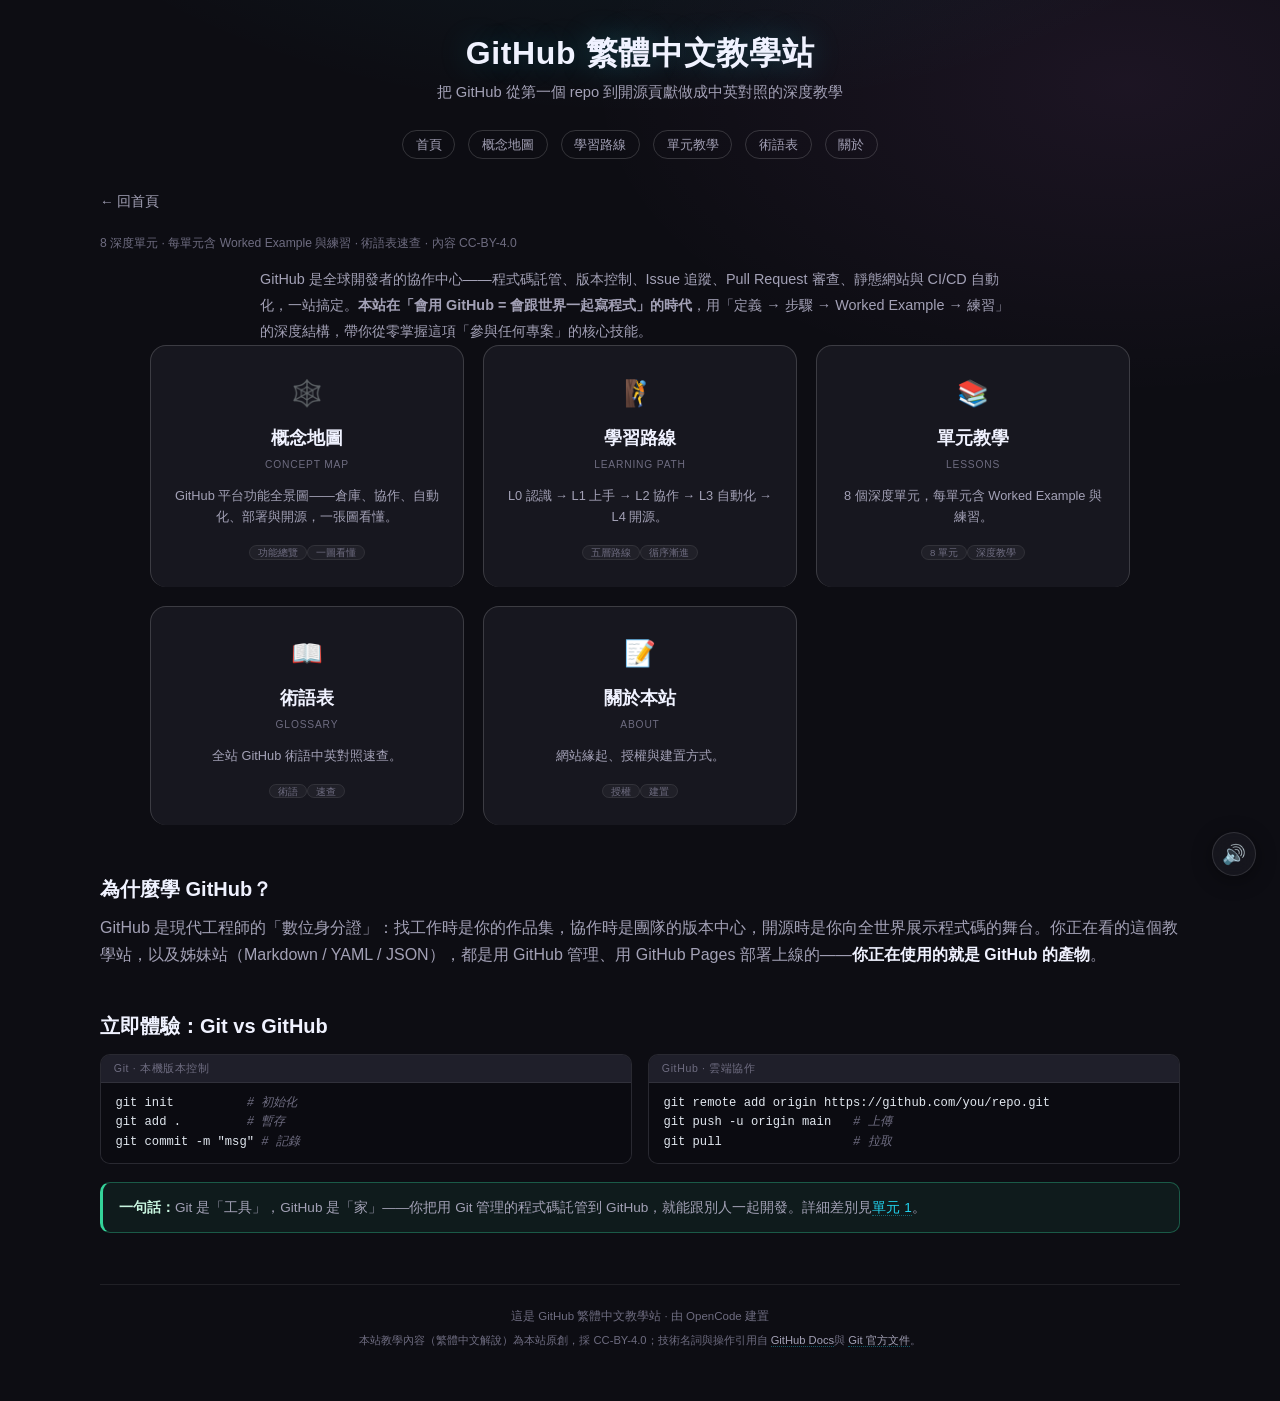
<file: index.html>
<!DOCTYPE html>
<html lang="zh-Hant">
<head>
<meta charset="UTF-8">
<meta name="viewport" content="width=device-width, initial-scale=1.0">
<title>GitHub 繁體中文教學站 · GitHub 繁體中文教學站</title>
<meta name="description" content="GitHub 繁體中文教學站">
<link rel="icon" type="image/svg+xml" href="assets/favicon.svg">
<link rel="stylesheet" href="assets/site.css">
</head>
<body>
<div class="container">
<header>
  <h1>GitHub 繁體中文教學站</h1>
  <p class="subtitle">把 GitHub 從第一個 repo 到開源貢獻做成中英對照的深度教學</p>
</header>
<nav class="topnav">
  <a href="index.html">首頁</a>
  <a href="map.html">概念地圖</a>
  <a href="learning-path.html">學習路線</a>
  <a href="docs/index.html">單元教學</a>
  <a href="glossary.html">術語表</a>
  <a href="about.html">關於</a>
</nav><div class="back-link"><a href="index.html">← 回首頁</a></div>
<p class="badge-line">8 深度單元 · 每單元含 Worked Example 與練習 · 術語表速查 · 內容 CC-BY-4.0</p>
<p class="tagline">GitHub 是全球開發者的協作中心——程式碼託管、版本控制、Issue 追蹤、Pull Request 審查、靜態網站與 CI/CD 自動化，一站搞定。<strong>本站在「會用 GitHub = 會跟世界一起寫程式」的時代</strong>，用「定義 → 步驟 → Worked Example → 練習」的深度結構，帶你從零掌握這項「參與任何專案」的核心技能。</p>
<div class="entry-cards">
  <a class="entry-card" href="map.html"><div class="ec-icon">🕸️</div><div class="ec-title">概念地圖</div><div class="ec-en">Concept Map</div><div class="ec-desc">GitHub 平台功能全景圖——倉庫、協作、自動化、部署與開源，一張圖看懂。</div><div class="ec-pill"><span class="c-tag">功能總覽</span><span class="c-tag">一圖看懂</span></div></a>
  <a class="entry-card" href="learning-path.html"><div class="ec-icon">🧗</div><div class="ec-title">學習路線</div><div class="ec-en">Learning Path</div><div class="ec-desc">L0 認識 → L1 上手 → L2 協作 → L3 自動化 → L4 開源。</div><div class="ec-pill"><span class="c-tag">五層路線</span><span class="c-tag">循序漸進</span></div></a>
  <a class="entry-card" href="docs/index.html"><div class="ec-icon">📚</div><div class="ec-title">單元教學</div><div class="ec-en">Lessons</div><div class="ec-desc">8 個深度單元，每單元含 Worked Example 與練習。</div><div class="ec-pill"><span class="c-tag">8 單元</span><span class="c-tag">深度教學</span></div></a>
  <a class="entry-card" href="glossary.html"><div class="ec-icon">📖</div><div class="ec-title">術語表</div><div class="ec-en">Glossary</div><div class="ec-desc">全站 GitHub 術語中英對照速查。</div><div class="ec-pill"><span class="c-tag">術語</span><span class="c-tag">速查</span></div></a>
  <a class="entry-card" href="about.html"><div class="ec-icon">📝</div><div class="ec-title">關於本站</div><div class="ec-en">About</div><div class="ec-desc">網站緣起、授權與建置方式。</div><div class="ec-pill"><span class="c-tag">授權</span><span class="c-tag">建置</span></div></a>
</div>
<div class="guide" style="margin-top:2.6rem;">
  <h2>為什麼學 GitHub？</h2>
  <p>GitHub 是現代工程師的「數位身分證」：找工作時是你的作品集，協作時是團隊的版本中心，開源時是你向全世界展示程式碼的舞台。你正在看的這個教學站，以及姊妹站（Markdown / YAML / JSON），都是用 GitHub 管理、用 GitHub Pages 部署上線的——<strong>你正在使用的就是 GitHub 的產物</strong>。</p>
  <h2>立即體驗：Git vs GitHub</h2>
  <div class="demo-grid">
    <div class="demo-block"><div class="demo-label">Git · 本機版本控制</div><pre>git init          <span class="hl-c"># 初始化</span>
git add .         <span class="hl-c"># 暫存</span>
git commit -m "msg" <span class="hl-c"># 記錄</span></pre></div>
    <div class="demo-block"><div class="demo-label">GitHub · 雲端協作</div><pre>git remote add origin https://github.com/you/repo.git
git push -u origin main   <span class="hl-c"># 上傳</span>
git pull                  <span class="hl-c"># 拉取</span></pre></div>
  </div>
  <div class="callout"><strong>一句話：</strong>Git 是「工具」，GitHub 是「家」——你把用 Git 管理的程式碼託管到 GitHub，就能跟別人一起開發。詳細差別見<a href="docs/unit-01-github-intro.html">單元 1</a>。</div>
</div><footer>這是 GitHub 繁體中文教學站 · 由 OpenCode 建置<br>
  <span class="footer-license">本站教學內容（繁體中文解說）為本站原創，採 CC-BY-4.0；技術名詞與操作引用自 <a href="https://docs.github.com/" rel="noopener">GitHub Docs</a>與 <a href="https://git-scm.com/doc" rel="noopener">Git 官方文件</a>。</span></footer>
</div><link rel="stylesheet" href="assets/speech.css">
<script src="assets/speech.js" defer></script>
</body></html>
</file>
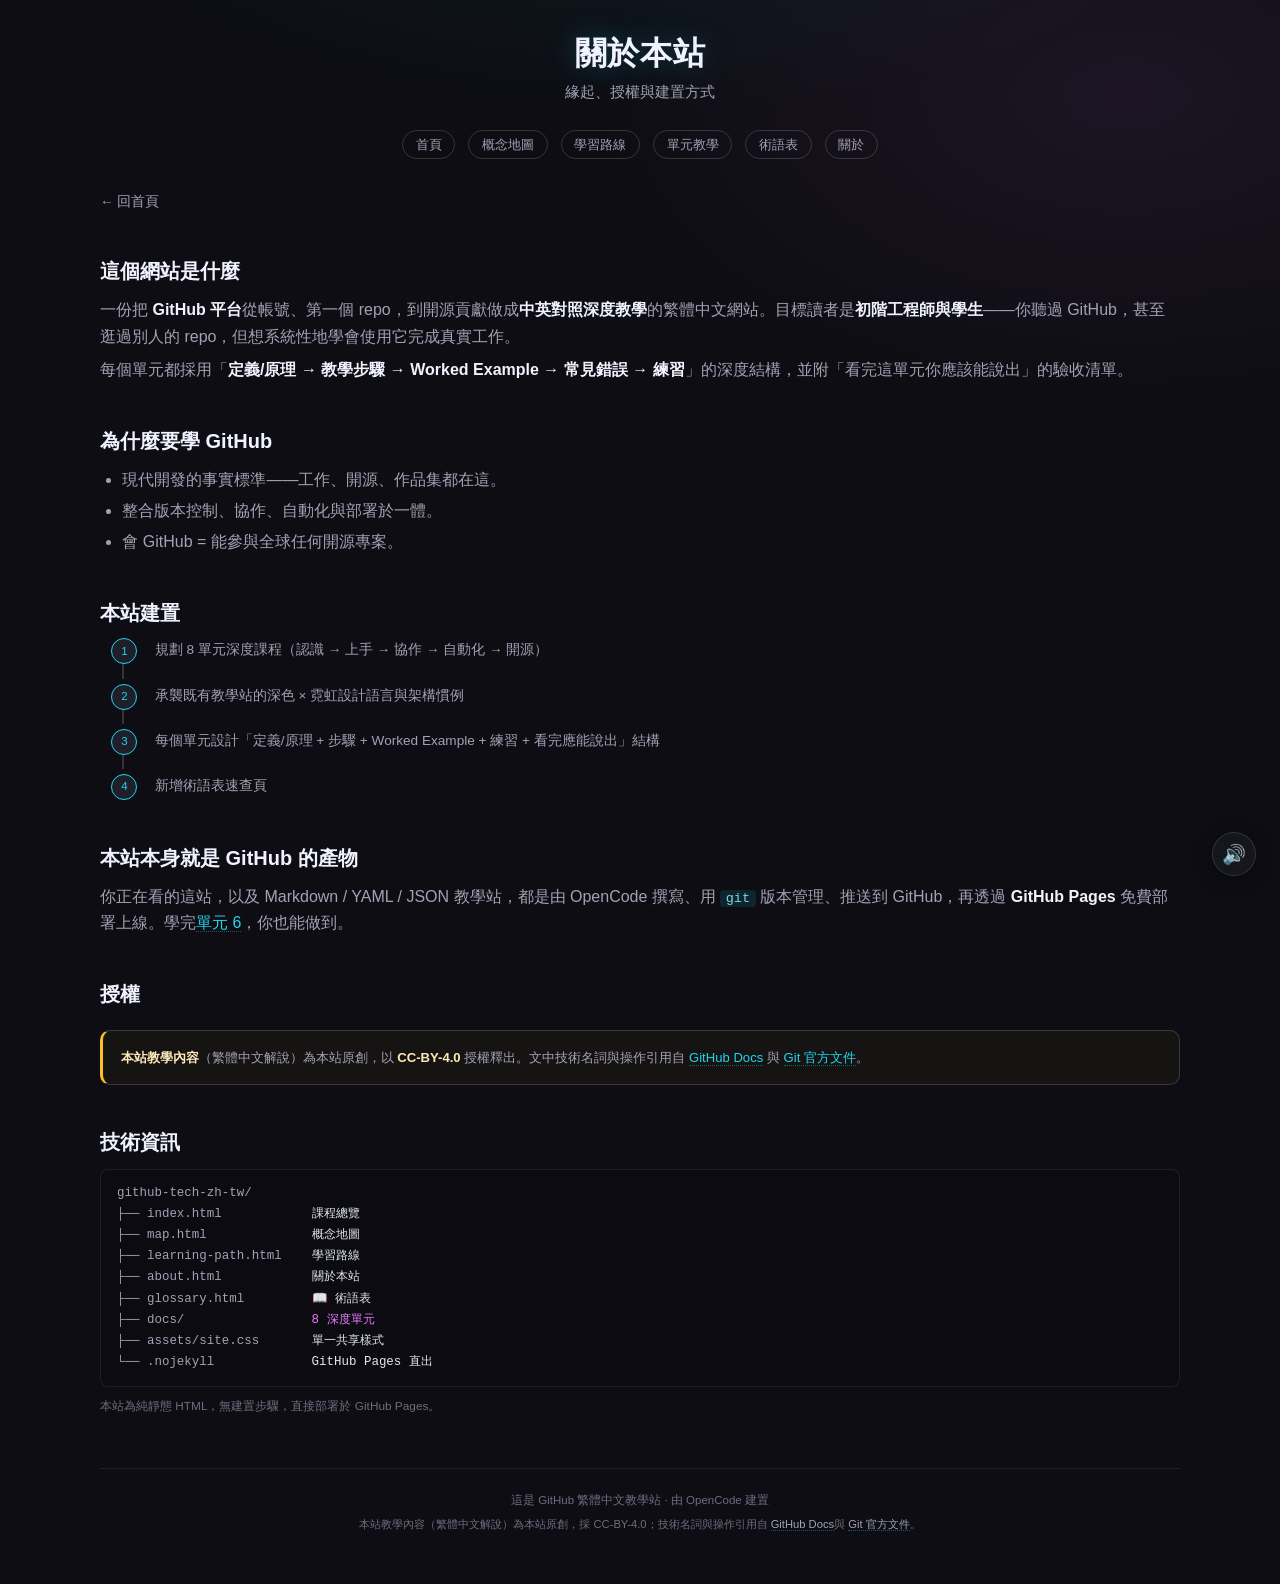
<file: about.html>
<!DOCTYPE html>
<html lang="zh-Hant">
<head>
<meta charset="UTF-8">
<meta name="viewport" content="width=device-width, initial-scale=1.0">
<title>關於本站 · GitHub 繁體中文教學站</title>
<meta name="description" content="GitHub 教學站關於頁">
<link rel="icon" type="image/svg+xml" href="assets/favicon.svg">
<link rel="stylesheet" href="assets/site.css">
</head>
<body>
<div class="container">
<header>
  <h1>關於本站</h1>
  <p class="subtitle">緣起、授權與建置方式</p>
</header>
<nav class="topnav">
  <a href="index.html">首頁</a>
  <a href="map.html">概念地圖</a>
  <a href="learning-path.html">學習路線</a>
  <a href="docs/index.html">單元教學</a>
  <a href="glossary.html">術語表</a>
  <a href="about.html">關於</a>
</nav><div class="back-link"><a href="index.html">← 回首頁</a></div>
<div class="guide">
  <h2>這個網站是什麼</h2>
  <p>一份把 <strong>GitHub 平台</strong>從帳號、第一個 repo，到開源貢獻做成<strong>中英對照深度教學</strong>的繁體中文網站。目標讀者是<strong>初階工程師與學生</strong>——你聽過 GitHub，甚至逛過別人的 repo，但想系統性地學會使用它完成真實工作。</p>
  <p>每個單元都採用「<strong>定義/原理 → 教學步驟 → Worked Example → 常見錯誤 → 練習</strong>」的深度結構，並附「看完這單元你應該能說出」的驗收清單。</p>
  <h2>為什麼要學 GitHub</h2>
  <ul>
    <li>現代開發的事實標準——工作、開源、作品集都在這。</li>
    <li>整合版本控制、協作、自動化與部署於一體。</li>
    <li>會 GitHub = 能參與全球任何開源專案。</li>
  </ul>
  <h2>本站建置</h2>
  <ul class="timeline">
    <li>規劃 8 單元深度課程（認識 → 上手 → 協作 → 自動化 → 開源）</li>
    <li>承襲既有教學站的深色 × 霓虹設計語言與架構慣例</li>
    <li>每個單元設計「定義/原理 + 步驟 + Worked Example + 練習 + 看完應能說出」結構</li>
    <li>新增術語表速查頁</li>
  </ul>
  <h2>本站本身就是 GitHub 的產物</h2>
  <p>你正在看的這站，以及 Markdown / YAML / JSON 教學站，都是由 OpenCode 撰寫、用 <code>git</code> 版本管理、推送到 GitHub，再透過 <strong>GitHub Pages</strong> 免費部署上線。學完<a href="docs/unit-06-github-pages.html">單元 6</a>，你也能做到。</p>
  <h2>授權</h2>
  <div class="license-box"><strong>本站教學內容</strong>（繁體中文解說）為本站原創，以 <strong>CC-BY-4.0</strong> 授權釋出。文中技術名詞與操作引用自 <a href="https://docs.github.com/" rel="noopener">GitHub Docs</a> 與 <a href="https://git-scm.com/doc" rel="noopener">Git 官方文件</a>。</div>
  <h2>技術資訊</h2>
  <div class="file-tree">github-tech-zh-tw/
├── index.html            <span class="f">課程總覽</span>
├── map.html              <span class="f">概念地圖</span>
├── learning-path.html    <span class="f">學習路線</span>
├── about.html            <span class="f">關於本站</span>
├── glossary.html         <span class="f">📖 術語表</span>
├── docs/                 <span class="dir">8 深度單元</span>
├── assets/site.css       <span class="f">單一共享樣式</span>
└── .nojekyll             <span class="f">GitHub Pages 直出</span></div>
  <p class="hint">本站為純靜態 HTML，無建置步驟，直接部署於 GitHub Pages。</p>
</div><footer>這是 GitHub 繁體中文教學站 · 由 OpenCode 建置<br>
  <span class="footer-license">本站教學內容（繁體中文解說）為本站原創，採 CC-BY-4.0；技術名詞與操作引用自 <a href="https://docs.github.com/" rel="noopener">GitHub Docs</a>與 <a href="https://git-scm.com/doc" rel="noopener">Git 官方文件</a>。</span></footer>
</div><link rel="stylesheet" href="assets/speech.css">
<script src="assets/speech.js" defer></script>
</body></html>
</file>
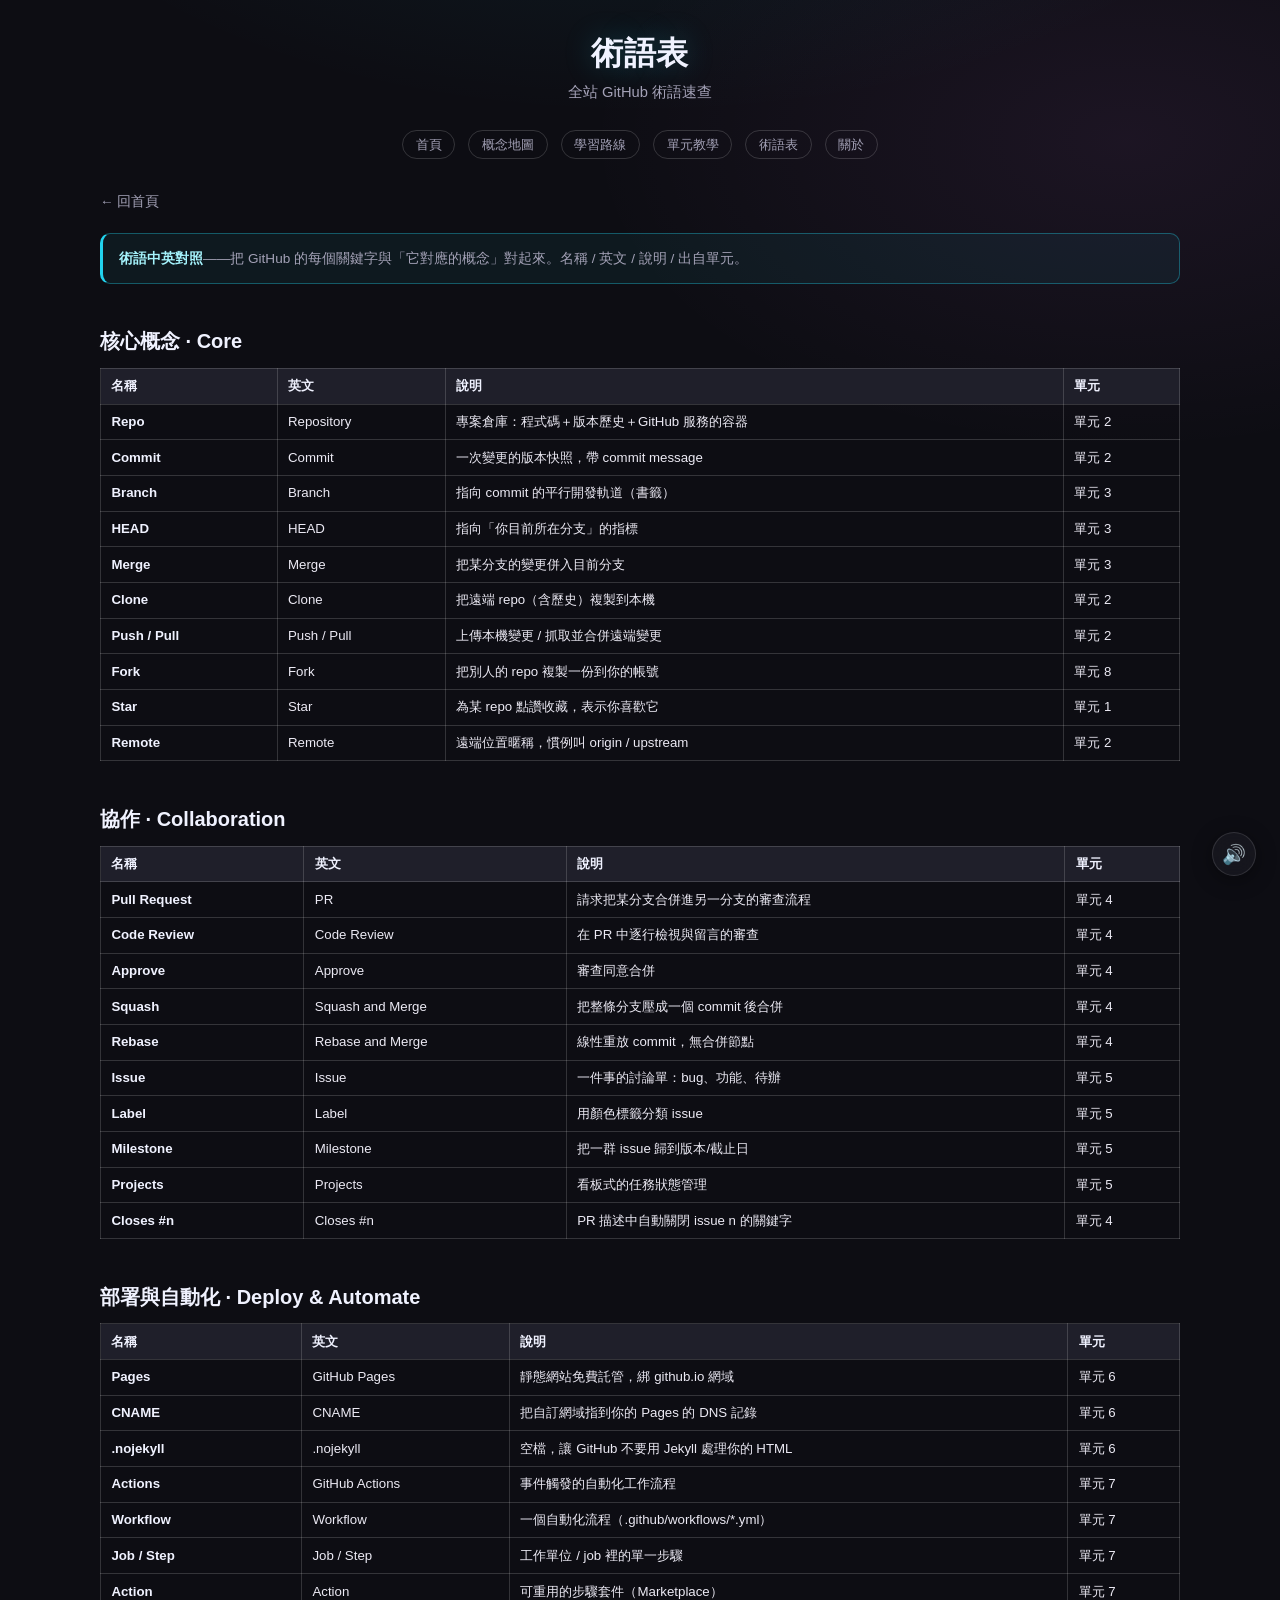
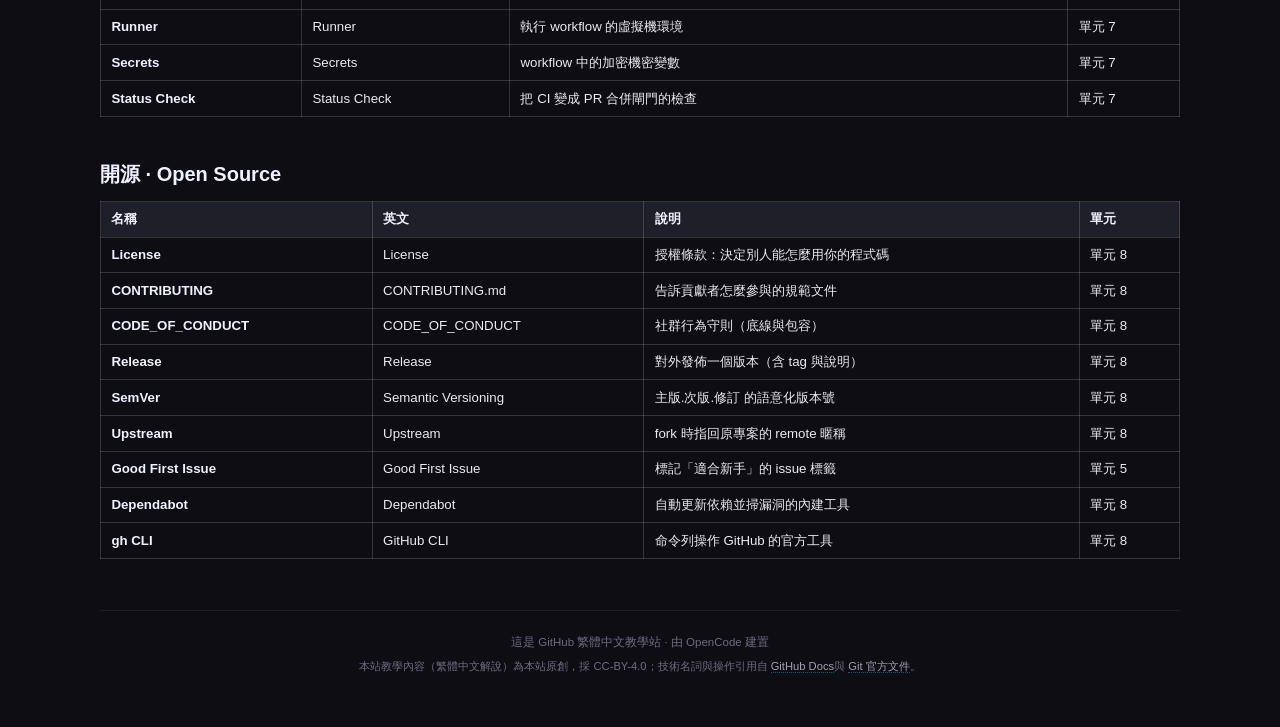
<file: glossary.html>
<!DOCTYPE html>
<html lang="zh-Hant">
<head>
<meta charset="UTF-8">
<meta name="viewport" content="width=device-width, initial-scale=1.0">
<title>術語表 · GitHub 繁體中文教學站</title>
<meta name="description" content="GitHub 術語表">
<link rel="icon" type="image/svg+xml" href="assets/favicon.svg">
<link rel="stylesheet" href="assets/site.css">
</head>
<body>
<div class="container">
<header>
  <h1>術語表</h1>
  <p class="subtitle">全站 GitHub 術語速查</p>
</header>
<nav class="topnav">
  <a href="index.html">首頁</a>
  <a href="map.html">概念地圖</a>
  <a href="learning-path.html">學習路線</a>
  <a href="docs/index.html">單元教學</a>
  <a href="glossary.html">術語表</a>
  <a href="about.html">關於</a>
</nav><div class="back-link"><a href="index.html">← 回首頁</a></div>
<div class="guide">
  <div class="callout info"><strong>術語中英對照</strong>——把 GitHub 的每個關鍵字與「它對應的概念」對起來。名稱 / 英文 / 說明 / 出自單元。</div>
<h2>核心概念 · Core</h2>
<table><tr><th>名稱</th><th>英文</th><th>說明</th><th>單元</th></tr>
<tr><td><strong>Repo</strong></td><td>Repository</td><td>專案倉庫：程式碼＋版本歷史＋GitHub 服務的容器</td><td>單元 2</td></tr><tr><td><strong>Commit</strong></td><td>Commit</td><td>一次變更的版本快照，帶 commit message</td><td>單元 2</td></tr><tr><td><strong>Branch</strong></td><td>Branch</td><td>指向 commit 的平行開發軌道（書籤）</td><td>單元 3</td></tr><tr><td><strong>HEAD</strong></td><td>HEAD</td><td>指向「你目前所在分支」的指標</td><td>單元 3</td></tr><tr><td><strong>Merge</strong></td><td>Merge</td><td>把某分支的變更併入目前分支</td><td>單元 3</td></tr><tr><td><strong>Clone</strong></td><td>Clone</td><td>把遠端 repo（含歷史）複製到本機</td><td>單元 2</td></tr><tr><td><strong>Push / Pull</strong></td><td>Push / Pull</td><td>上傳本機變更 / 抓取並合併遠端變更</td><td>單元 2</td></tr><tr><td><strong>Fork</strong></td><td>Fork</td><td>把別人的 repo 複製一份到你的帳號</td><td>單元 8</td></tr><tr><td><strong>Star</strong></td><td>Star</td><td>為某 repo 點讚收藏，表示你喜歡它</td><td>單元 1</td></tr><tr><td><strong>Remote</strong></td><td>Remote</td><td>遠端位置暱稱，慣例叫 origin / upstream</td><td>單元 2</td></tr>
</table>
<h2>協作 · Collaboration</h2>
<table><tr><th>名稱</th><th>英文</th><th>說明</th><th>單元</th></tr>
<tr><td><strong>Pull Request</strong></td><td>PR</td><td>請求把某分支合併進另一分支的審查流程</td><td>單元 4</td></tr><tr><td><strong>Code Review</strong></td><td>Code Review</td><td>在 PR 中逐行檢視與留言的審查</td><td>單元 4</td></tr><tr><td><strong>Approve</strong></td><td>Approve</td><td>審查同意合併</td><td>單元 4</td></tr><tr><td><strong>Squash</strong></td><td>Squash and Merge</td><td>把整條分支壓成一個 commit 後合併</td><td>單元 4</td></tr><tr><td><strong>Rebase</strong></td><td>Rebase and Merge</td><td>線性重放 commit，無合併節點</td><td>單元 4</td></tr><tr><td><strong>Issue</strong></td><td>Issue</td><td>一件事的討論單：bug、功能、待辦</td><td>單元 5</td></tr><tr><td><strong>Label</strong></td><td>Label</td><td>用顏色標籤分類 issue</td><td>單元 5</td></tr><tr><td><strong>Milestone</strong></td><td>Milestone</td><td>把一群 issue 歸到版本/截止日</td><td>單元 5</td></tr><tr><td><strong>Projects</strong></td><td>Projects</td><td>看板式的任務狀態管理</td><td>單元 5</td></tr><tr><td><strong>Closes #n</strong></td><td>Closes #n</td><td>PR 描述中自動關閉 issue n 的關鍵字</td><td>單元 4</td></tr>
</table>
<h2>部署與自動化 · Deploy &amp; Automate</h2>
<table><tr><th>名稱</th><th>英文</th><th>說明</th><th>單元</th></tr>
<tr><td><strong>Pages</strong></td><td>GitHub Pages</td><td>靜態網站免費託管，綁 github.io 網域</td><td>單元 6</td></tr><tr><td><strong>CNAME</strong></td><td>CNAME</td><td>把自訂網域指到你的 Pages 的 DNS 記錄</td><td>單元 6</td></tr><tr><td><strong>.nojekyll</strong></td><td>.nojekyll</td><td>空檔，讓 GitHub 不要用 Jekyll 處理你的 HTML</td><td>單元 6</td></tr><tr><td><strong>Actions</strong></td><td>GitHub Actions</td><td>事件觸發的自動化工作流程</td><td>單元 7</td></tr><tr><td><strong>Workflow</strong></td><td>Workflow</td><td>一個自動化流程（.github/workflows/*.yml）</td><td>單元 7</td></tr><tr><td><strong>Job / Step</strong></td><td>Job / Step</td><td>工作單位 / job 裡的單一步驟</td><td>單元 7</td></tr><tr><td><strong>Action</strong></td><td>Action</td><td>可重用的步驟套件（Marketplace）</td><td>單元 7</td></tr><tr><td><strong>Runner</strong></td><td>Runner</td><td>執行 workflow 的虛擬機環境</td><td>單元 7</td></tr><tr><td><strong>Secrets</strong></td><td>Secrets</td><td>workflow 中的加密機密變數</td><td>單元 7</td></tr><tr><td><strong>Status Check</strong></td><td>Status Check</td><td>把 CI 變成 PR 合併閘門的檢查</td><td>單元 7</td></tr>
</table>
<h2>開源 · Open Source</h2>
<table><tr><th>名稱</th><th>英文</th><th>說明</th><th>單元</th></tr>
<tr><td><strong>License</strong></td><td>License</td><td>授權條款：決定別人能怎麼用你的程式碼</td><td>單元 8</td></tr><tr><td><strong>CONTRIBUTING</strong></td><td>CONTRIBUTING.md</td><td>告訴貢獻者怎麼參與的規範文件</td><td>單元 8</td></tr><tr><td><strong>CODE_OF_CONDUCT</strong></td><td>CODE_OF_CONDUCT</td><td>社群行為守則（底線與包容）</td><td>單元 8</td></tr><tr><td><strong>Release</strong></td><td>Release</td><td>對外發佈一個版本（含 tag 與說明）</td><td>單元 8</td></tr><tr><td><strong>SemVer</strong></td><td>Semantic Versioning</td><td>主版.次版.修訂 的語意化版本號</td><td>單元 8</td></tr><tr><td><strong>Upstream</strong></td><td>Upstream</td><td>fork 時指回原專案的 remote 暱稱</td><td>單元 8</td></tr><tr><td><strong>Good First Issue</strong></td><td>Good First Issue</td><td>標記「適合新手」的 issue 標籤</td><td>單元 5</td></tr><tr><td><strong>Dependabot</strong></td><td>Dependabot</td><td>自動更新依賴並掃漏洞的內建工具</td><td>單元 8</td></tr><tr><td><strong>gh CLI</strong></td><td>GitHub CLI</td><td>命令列操作 GitHub 的官方工具</td><td>單元 8</td></tr>
</table>
</div><footer>這是 GitHub 繁體中文教學站 · 由 OpenCode 建置<br>
  <span class="footer-license">本站教學內容（繁體中文解說）為本站原創，採 CC-BY-4.0；技術名詞與操作引用自 <a href="https://docs.github.com/" rel="noopener">GitHub Docs</a>與 <a href="https://git-scm.com/doc" rel="noopener">Git 官方文件</a>。</span></footer>
</div><link rel="stylesheet" href="assets/speech.css">
<script src="assets/speech.js" defer></script>
</body></html>
</file>
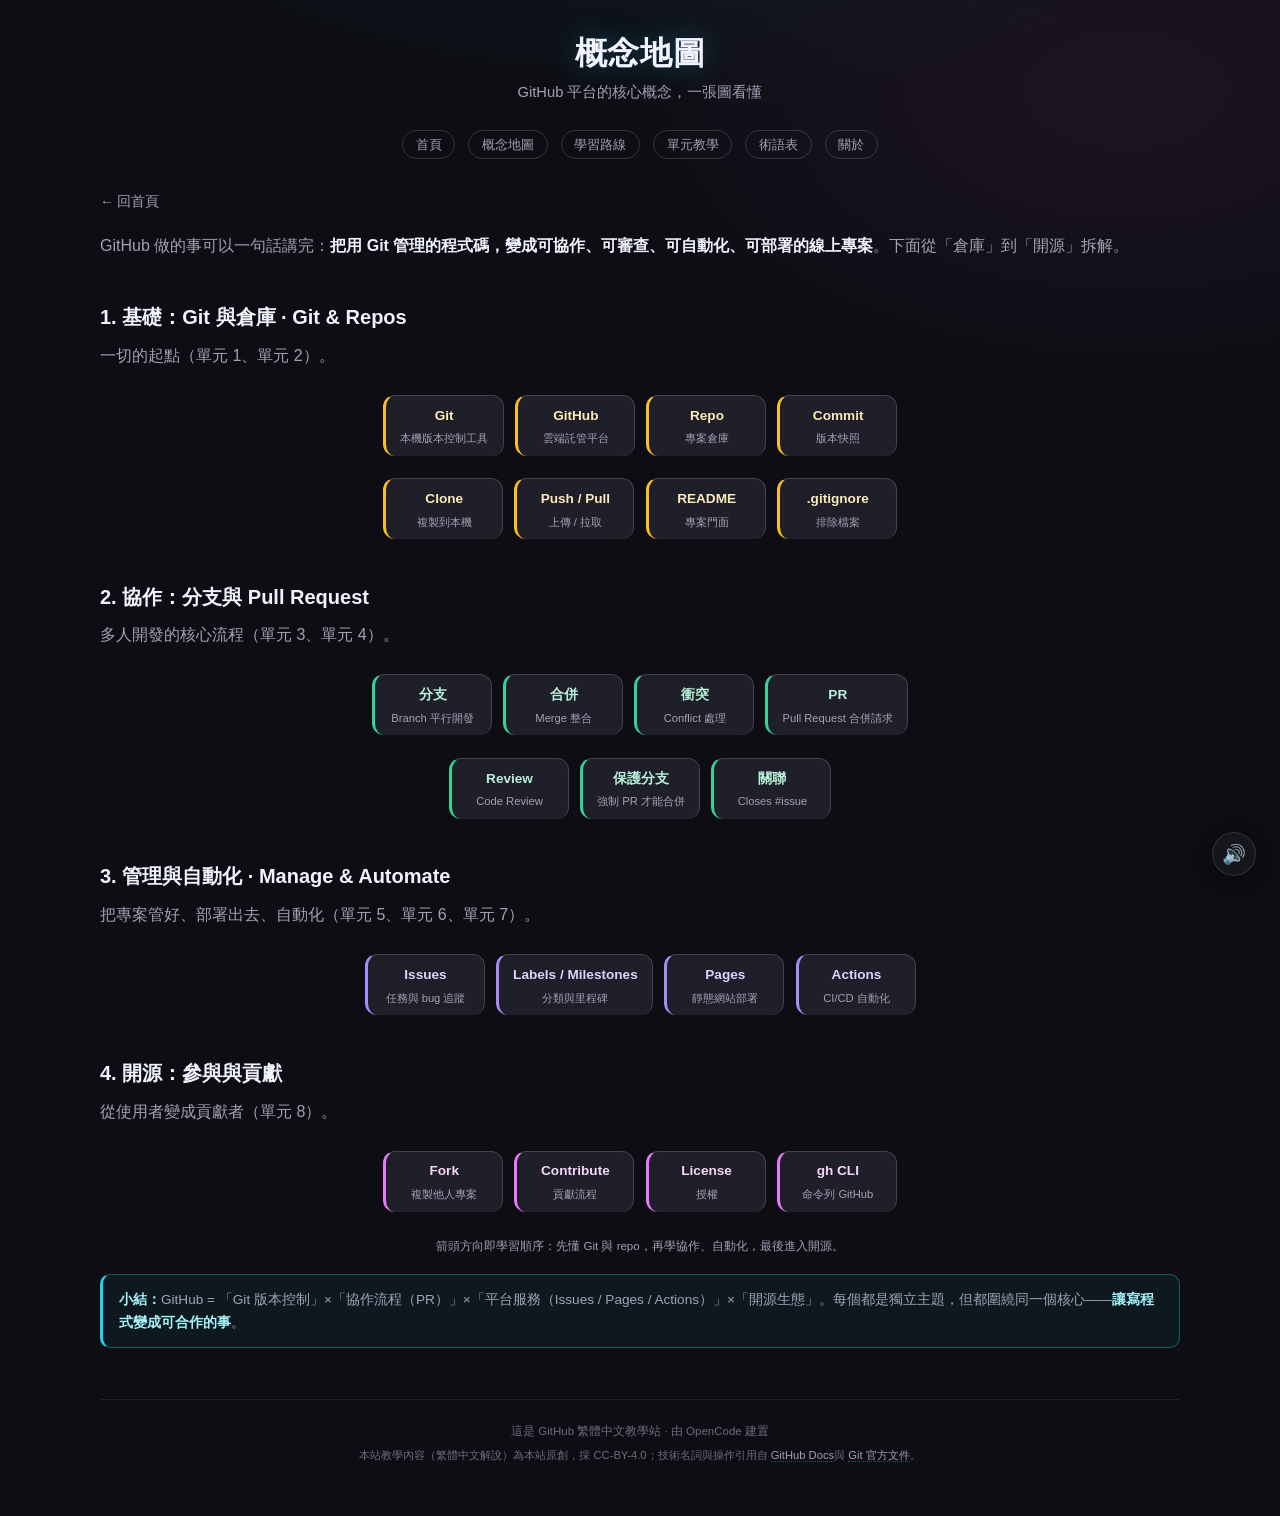
<file: map.html>
<!DOCTYPE html>
<html lang="zh-Hant">
<head>
<meta charset="UTF-8">
<meta name="viewport" content="width=device-width, initial-scale=1.0">
<title>概念地圖 · GitHub 繁體中文教學站</title>
<meta name="description" content="GitHub 概念地圖">
<link rel="icon" type="image/svg+xml" href="assets/favicon.svg">
<link rel="stylesheet" href="assets/site.css">
</head>
<body>
<div class="container">
<header>
  <h1>概念地圖</h1>
  <p class="subtitle">GitHub 平台的核心概念，一張圖看懂</p>
</header>
<nav class="topnav">
  <a href="index.html">首頁</a>
  <a href="map.html">概念地圖</a>
  <a href="learning-path.html">學習路線</a>
  <a href="docs/index.html">單元教學</a>
  <a href="glossary.html">術語表</a>
  <a href="about.html">關於</a>
</nav><div class="back-link"><a href="index.html">← 回首頁</a></div>
<div class="guide">
  <p>GitHub 做的事可以一句話講完：<strong>把用 Git 管理的程式碼，變成可協作、可審查、可自動化、可部署的線上專案</strong>。下面從「倉庫」到「開源」拆解。</p>
  <h2>1. 基礎：Git 與倉庫 · Git &amp; Repos</h2>
  <p>一切的起點（單元 1、單元 2）。</p>
  <div class="concept-map">
    <div class="cm-row"><a class="cm-node on-ramp" href="docs/unit-01-github-intro.html"><span class="label">Git</span><span class="tag">本機版本控制工具</span></a><a class="cm-node on-ramp" href="docs/unit-01-github-intro.html"><span class="label">GitHub</span><span class="tag">雲端託管平台</span></a><a class="cm-node on-ramp" href="docs/unit-02-first-repo.html"><span class="label">Repo</span><span class="tag">專案倉庫</span></a><a class="cm-node on-ramp" href="docs/unit-02-first-repo.html"><span class="label">Commit</span><span class="tag">版本快照</span></a></div>
    <div class="cm-row"><a class="cm-node on-ramp" href="docs/unit-02-first-repo.html"><span class="label">Clone</span><span class="tag">複製到本機</span></a><a class="cm-node on-ramp" href="docs/unit-02-first-repo.html"><span class="label">Push / Pull</span><span class="tag">上傳 / 拉取</span></a><a class="cm-node on-ramp" href="docs/unit-02-first-repo.html"><span class="label">README</span><span class="tag">專案門面</span></a><a class="cm-node on-ramp" href="docs/unit-02-first-repo.html"><span class="label">.gitignore</span><span class="tag">排除檔案</span></a></div>
  </div>
  <h2>2. 協作：分支與 Pull Request</h2>
  <p>多人開發的核心流程（單元 3、單元 4）。</p>
  <div class="concept-map">
    <div class="cm-row"><a class="cm-node service" href="docs/unit-03-branches-merge.html"><span class="label">分支</span><span class="tag">Branch 平行開發</span></a><a class="cm-node service" href="docs/unit-03-branches-merge.html"><span class="label">合併</span><span class="tag">Merge 整合</span></a><a class="cm-node service" href="docs/unit-03-branches-merge.html"><span class="label">衝突</span><span class="tag">Conflict 處理</span></a><a class="cm-node service" href="docs/unit-04-pull-request.html"><span class="label">PR</span><span class="tag">Pull Request 合併請求</span></a></div>
    <div class="cm-row"><a class="cm-node service" href="docs/unit-04-pull-request.html"><span class="label">Review</span><span class="tag">Code Review</span></a><a class="cm-node service" href="docs/unit-04-pull-request.html"><span class="label">保護分支</span><span class="tag">強制 PR 才能合併</span></a><a class="cm-node service" href="docs/unit-04-pull-request.html"><span class="label">關聯</span><span class="tag">Closes #issue</span></a></div>
  </div>
  <h2>3. 管理與自動化 · Manage &amp; Automate</h2>
  <p>把專案管好、部署出去、自動化（單元 5、單元 6、單元 7）。</p>
  <div class="concept-map">
    <div class="cm-row"><a class="cm-node standalone" href="docs/unit-05-issues-project.html"><span class="label">Issues</span><span class="tag">任務與 bug 追蹤</span></a><a class="cm-node standalone" href="docs/unit-05-issues-project.html"><span class="label">Labels / Milestones</span><span class="tag">分類與里程碑</span></a><a class="cm-node standalone" href="docs/unit-06-github-pages.html"><span class="label">Pages</span><span class="tag">靜態網站部署</span></a><a class="cm-node standalone" href="docs/unit-07-github-actions.html"><span class="label">Actions</span><span class="tag">CI/CD 自動化</span></a></div>
  </div>
  <h2>4. 開源：參與與貢獻</h2>
  <p>從使用者變成貢獻者（單元 8）。</p>
  <div class="concept-map">
    <div class="cm-row"><a class="cm-node meta" href="docs/unit-08-open-source-best-practices.html"><span class="label">Fork</span><span class="tag">複製他人專案</span></a><a class="cm-node meta" href="docs/unit-08-open-source-best-practices.html"><span class="label">Contribute</span><span class="tag">貢獻流程</span></a><a class="cm-node meta" href="docs/unit-08-open-source-best-practices.html"><span class="label">License</span><span class="tag">授權</span></a><a class="cm-node meta" href="docs/unit-08-open-source-best-practices.html"><span class="label">gh CLI</span><span class="tag">命令列 GitHub</span></a></div>
  </div>
  <p class="cm-caption">箭頭方向即學習順序：先懂 Git 與 repo，再學協作、自動化，最後進入開源。</p>
  <div class="callout info"><strong>小結：</strong>GitHub = 「Git 版本控制」×「協作流程（PR）」×「平台服務（Issues / Pages / Actions）」×「開源生態」。每個都是獨立主題，但都圍繞同一個核心——<strong>讓寫程式變成可合作的事</strong>。</div>
</div><footer>這是 GitHub 繁體中文教學站 · 由 OpenCode 建置<br>
  <span class="footer-license">本站教學內容（繁體中文解說）為本站原創，採 CC-BY-4.0；技術名詞與操作引用自 <a href="https://docs.github.com/" rel="noopener">GitHub Docs</a>與 <a href="https://git-scm.com/doc" rel="noopener">Git 官方文件</a>。</span></footer>
</div><link rel="stylesheet" href="assets/speech.css">
<script src="assets/speech.js" defer></script>
</body></html>
</file>
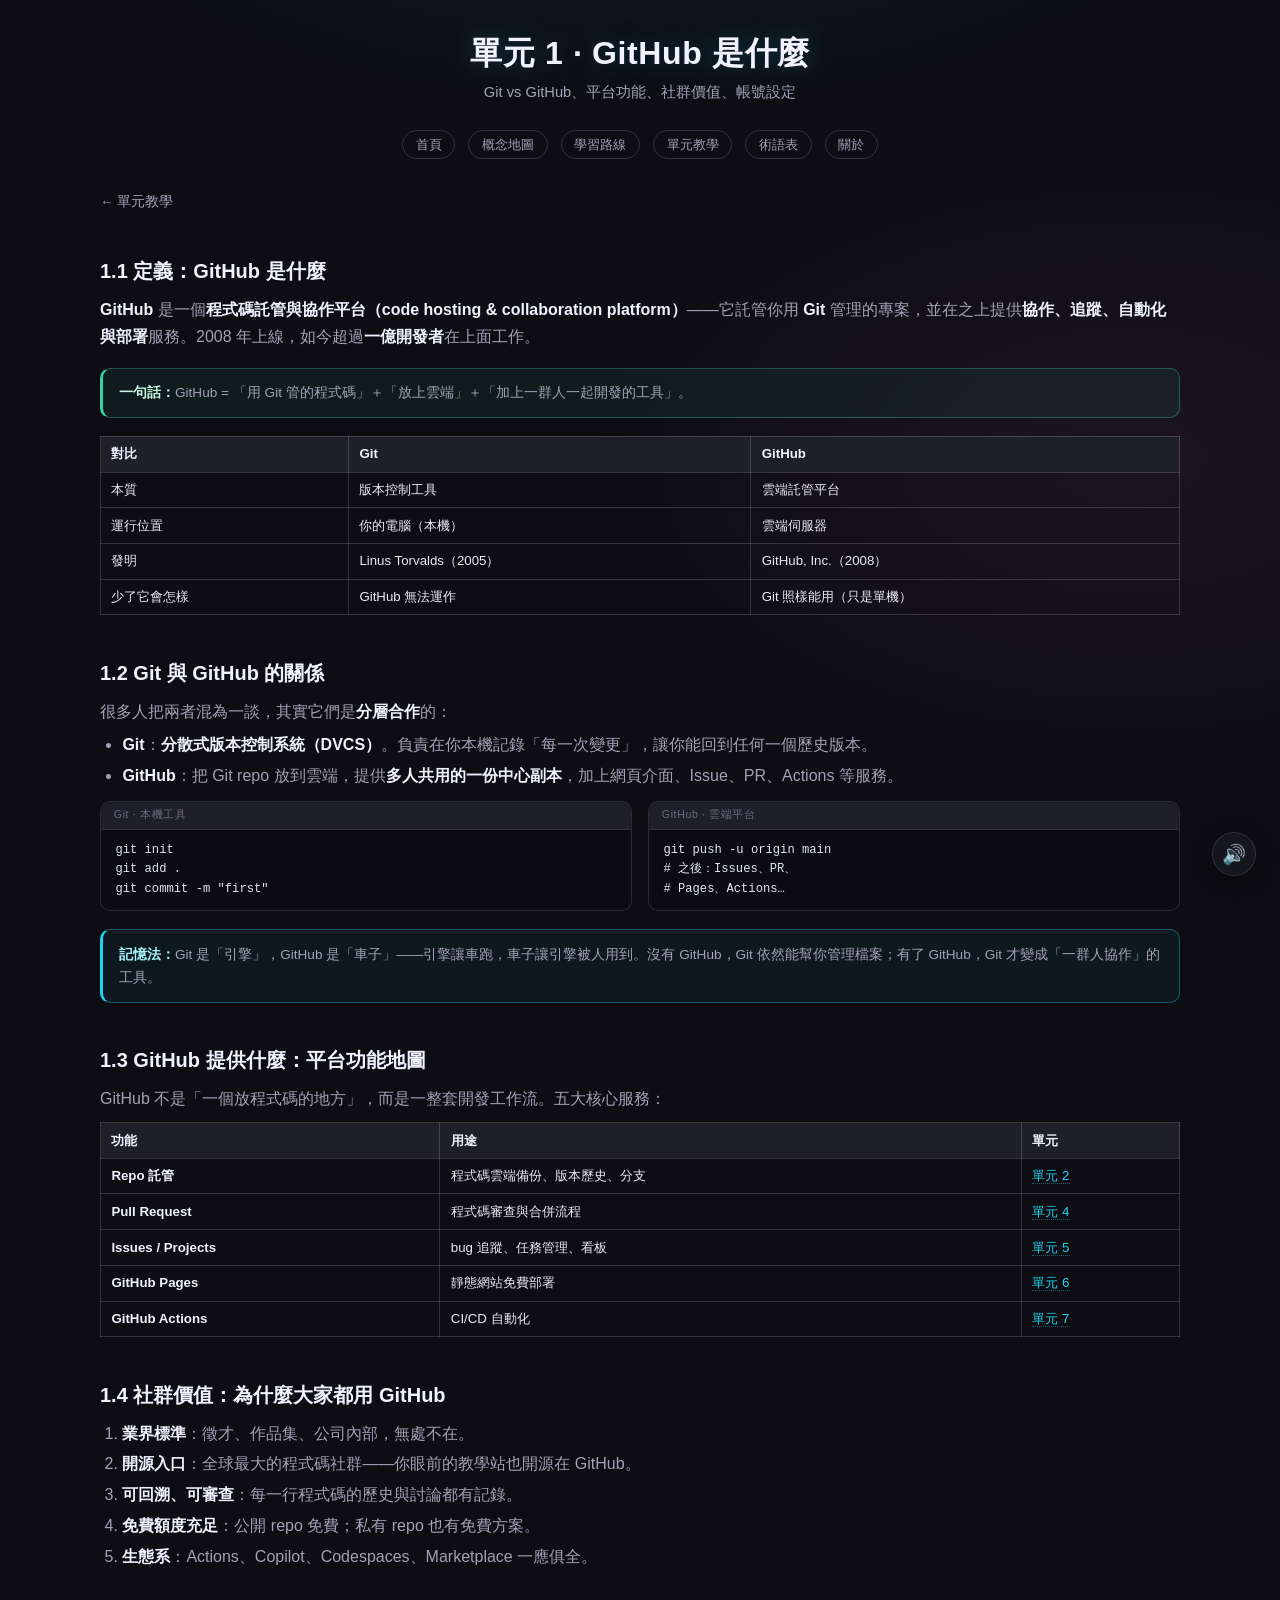
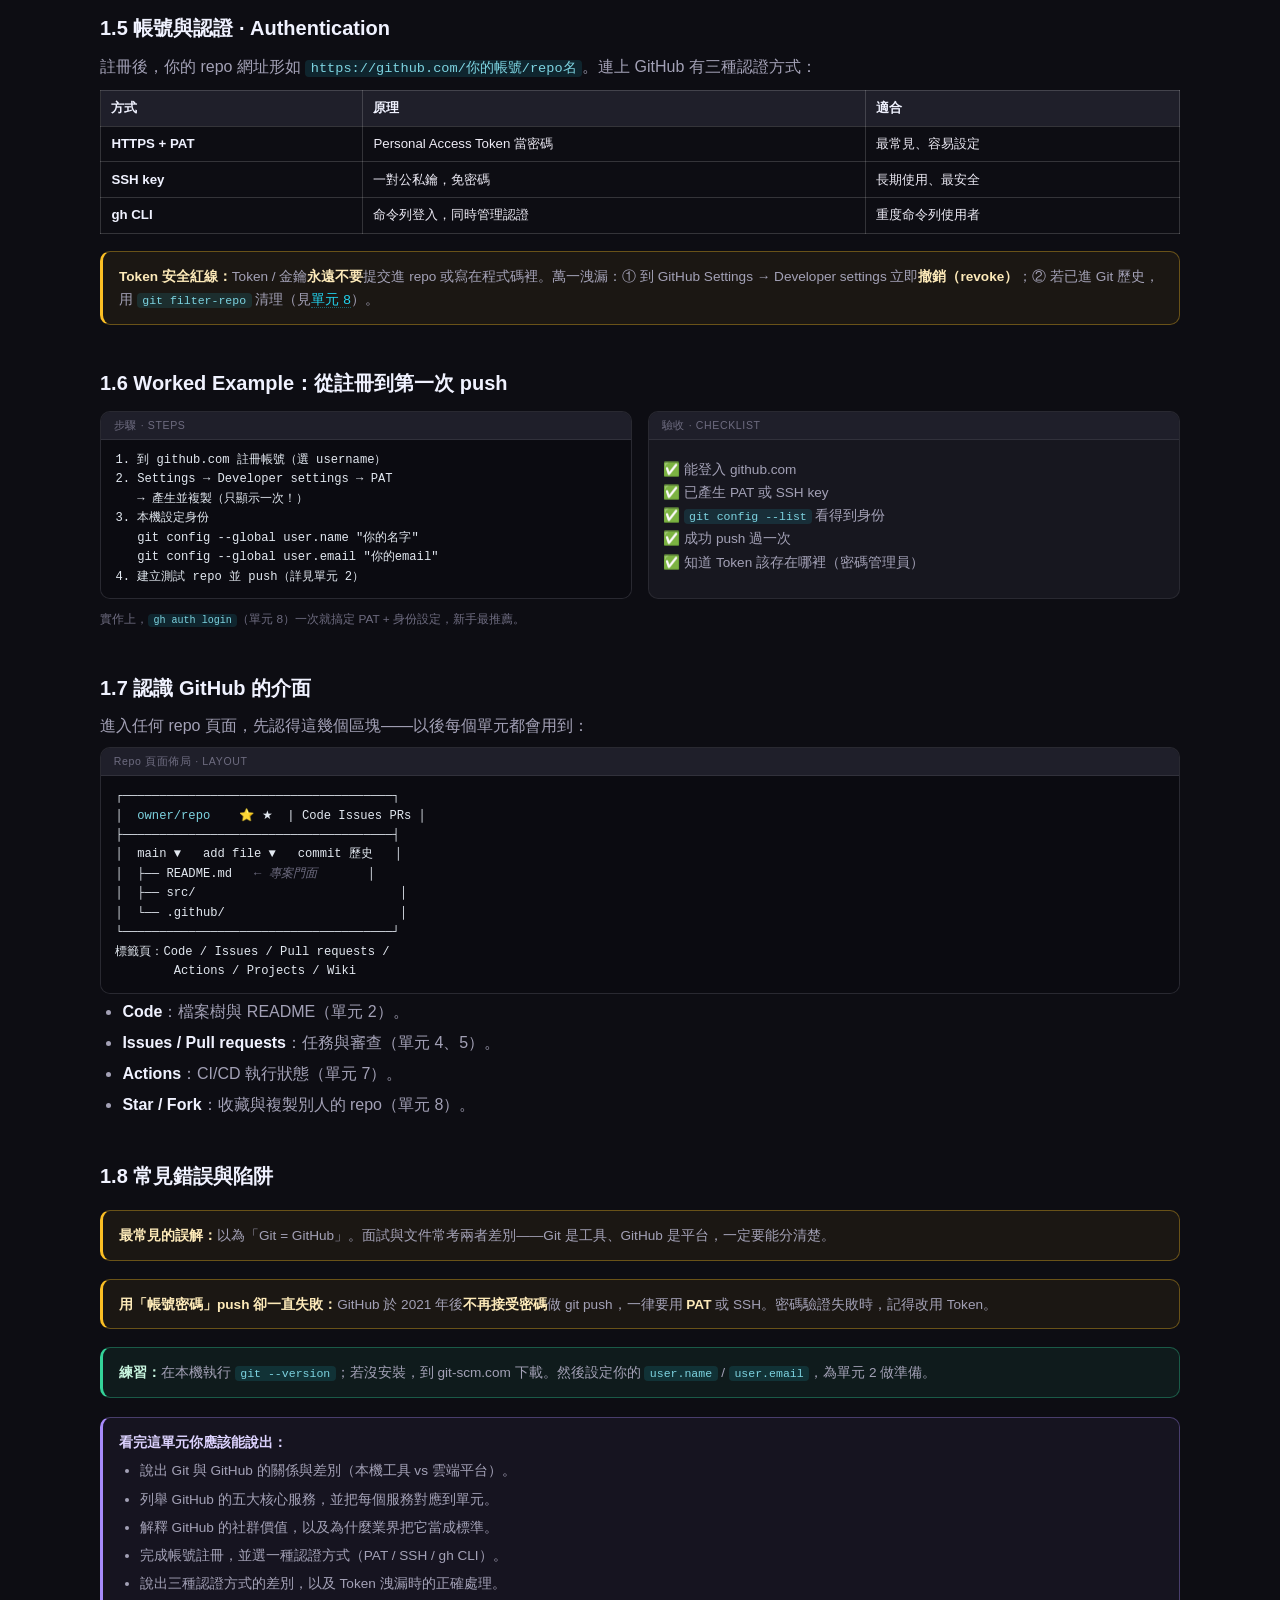
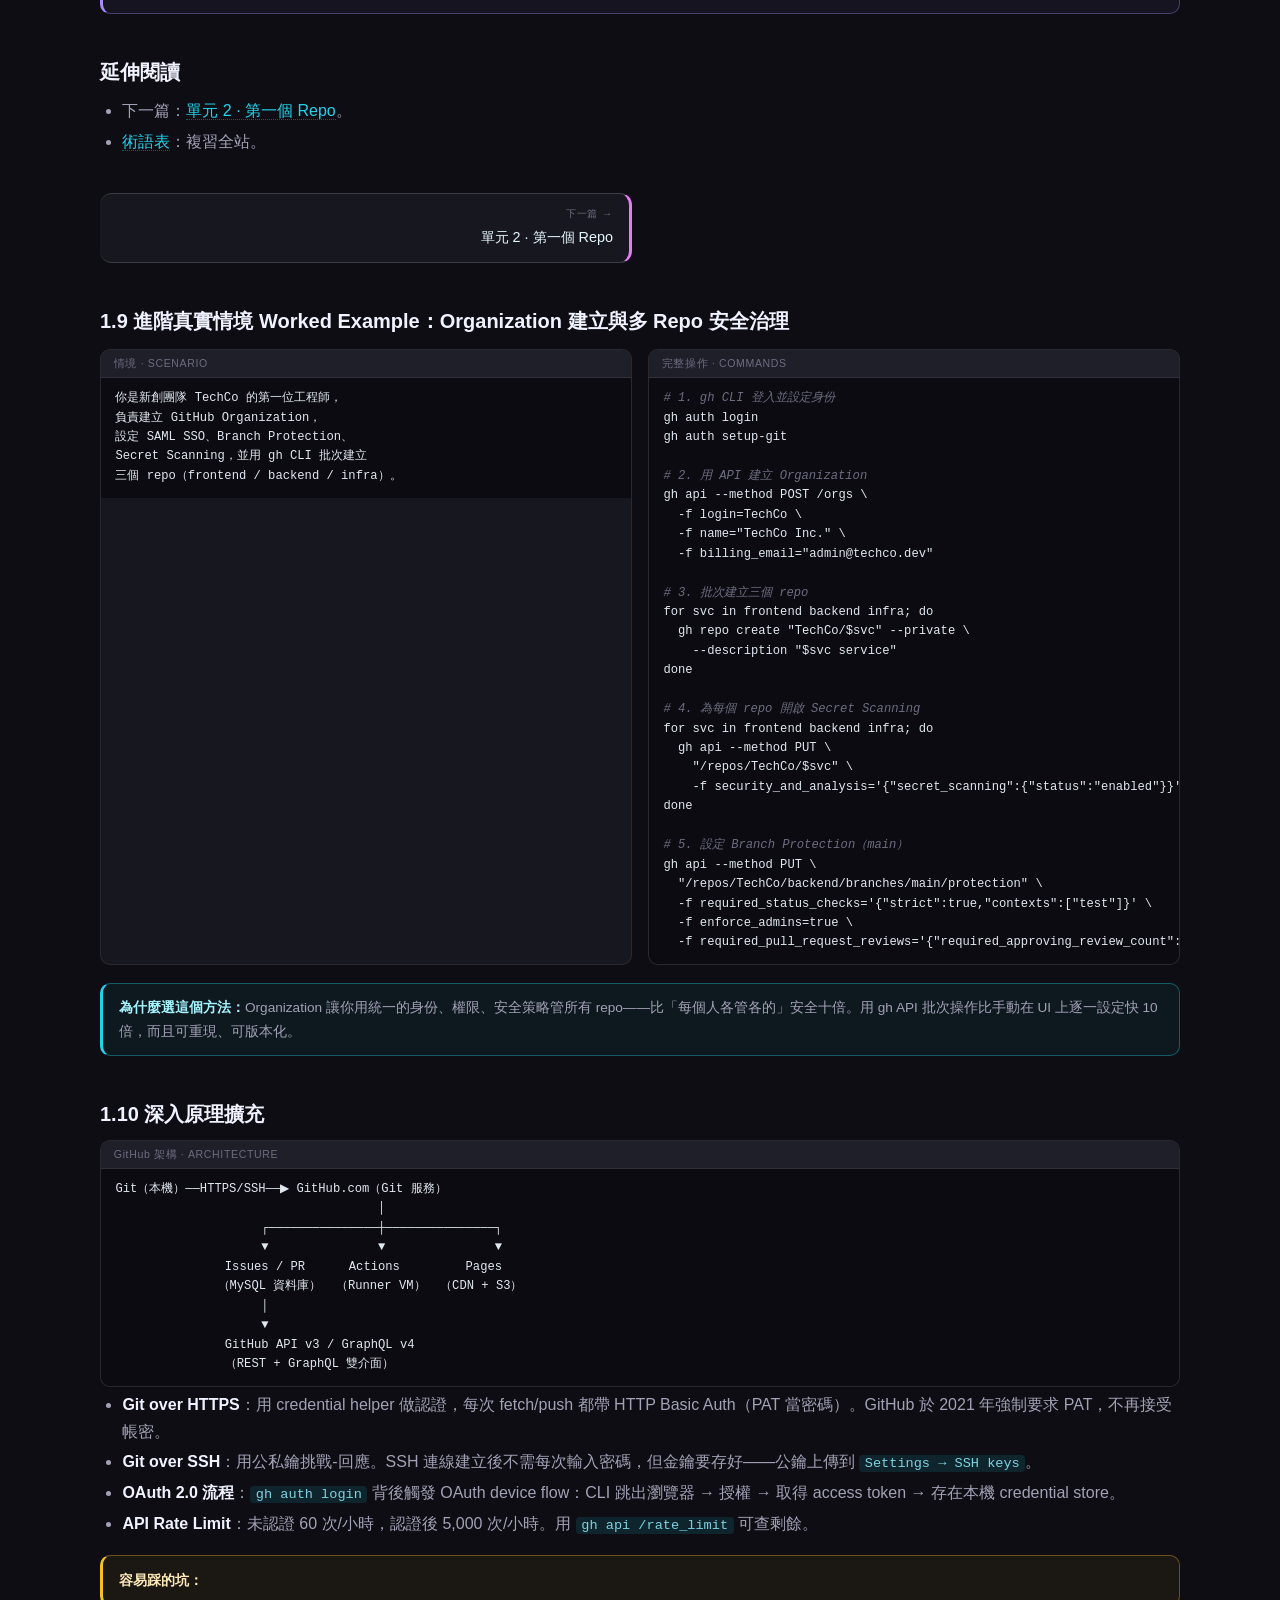
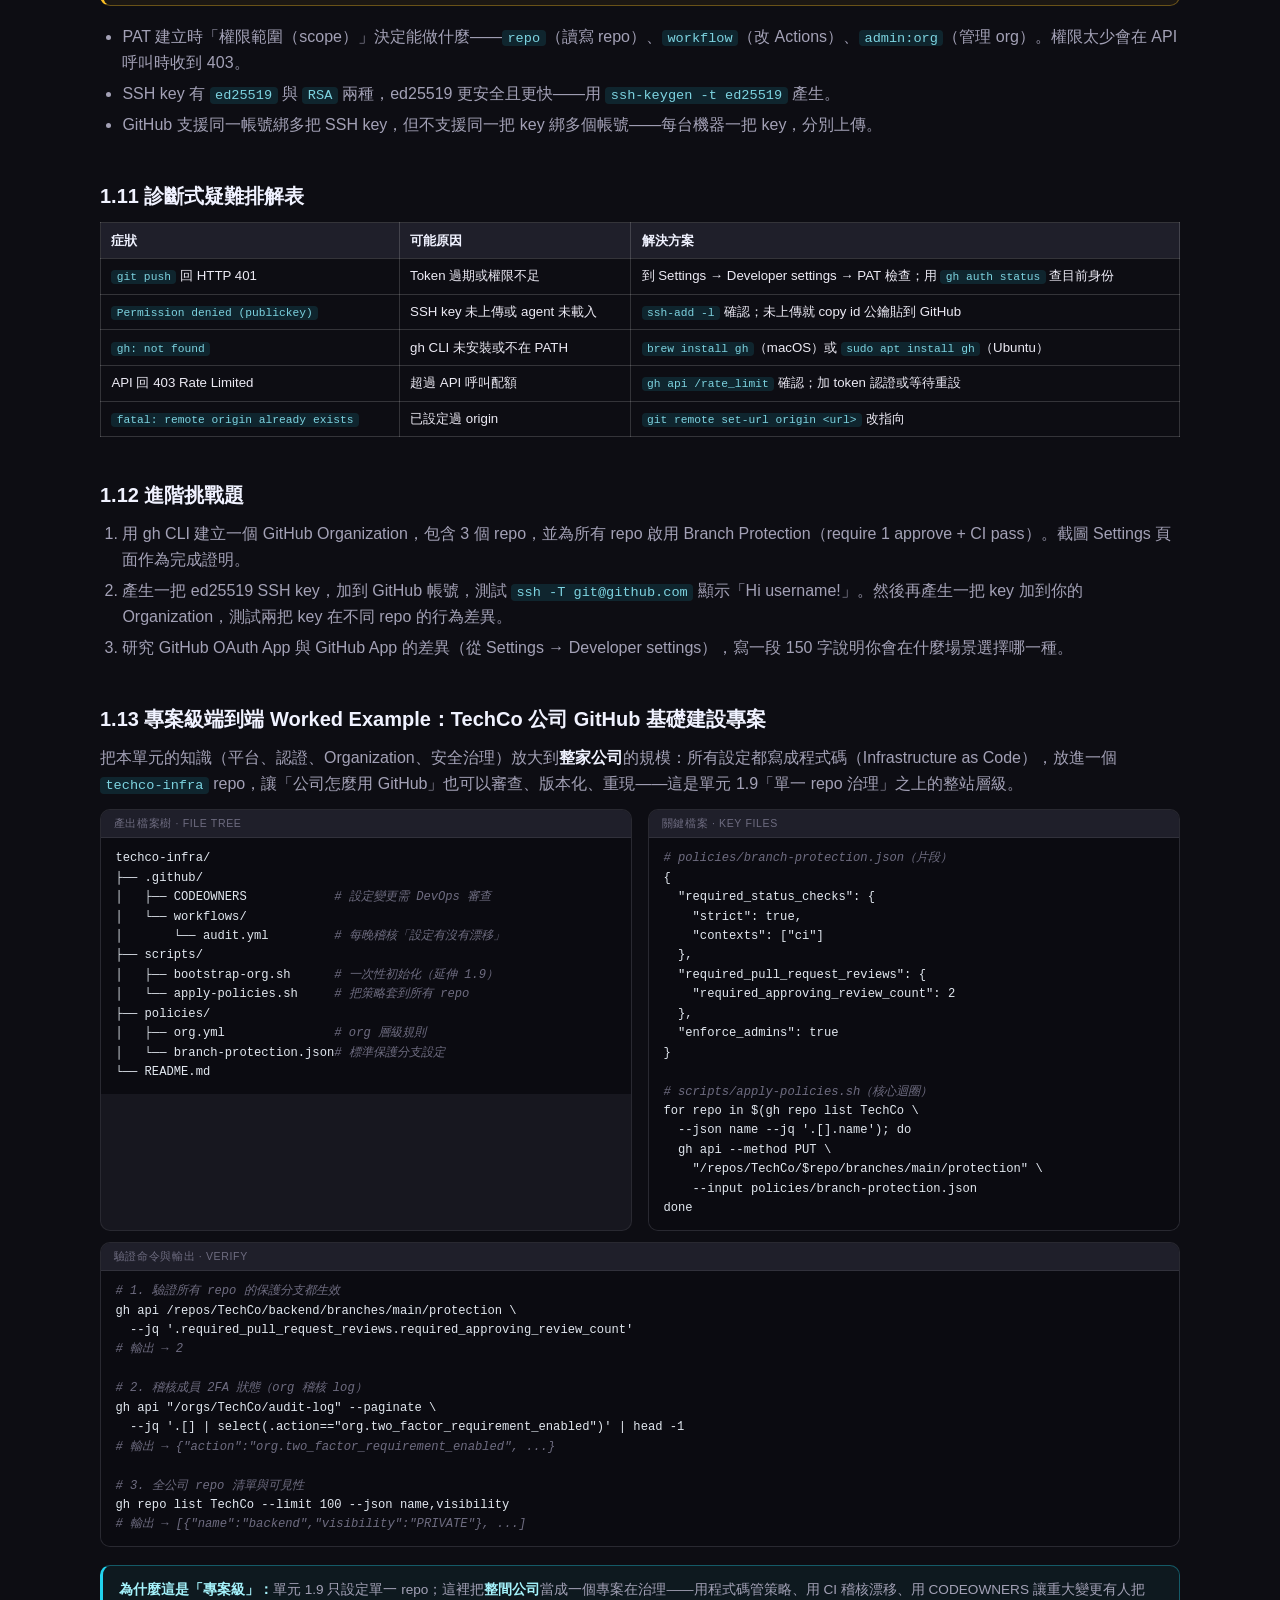
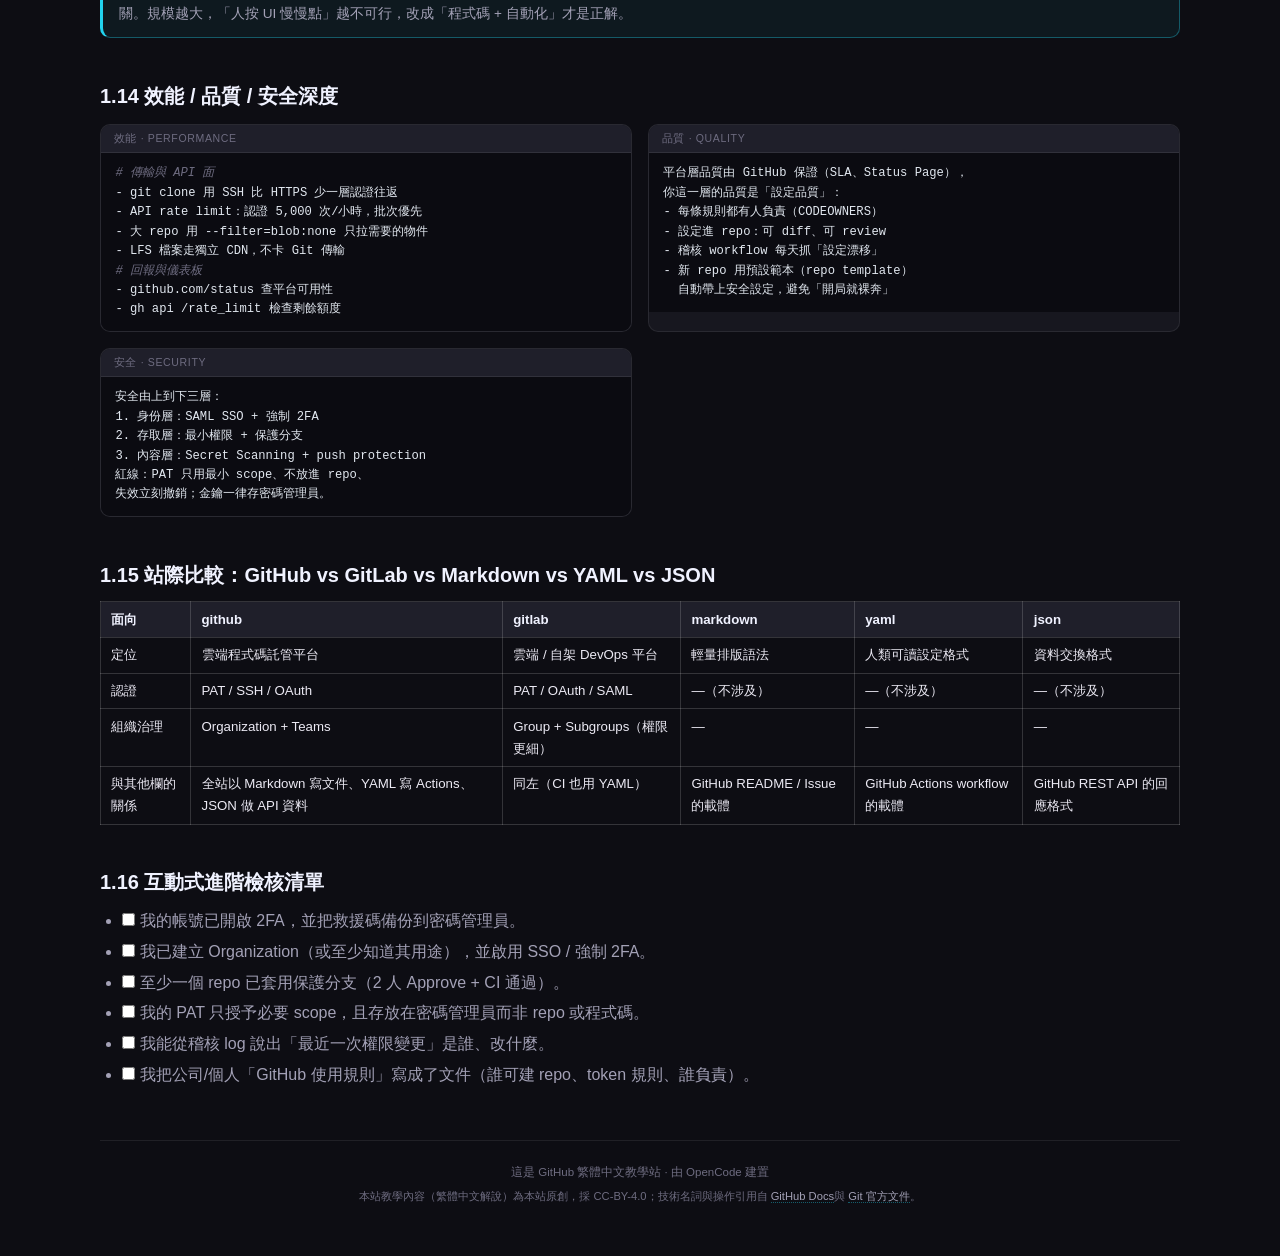
<file: docs/unit-01-github-intro.html>
<!DOCTYPE html>
<html lang="zh-Hant">
<head>
<meta charset="UTF-8">
<meta name="viewport" content="width=device-width, initial-scale=1.0">
<title>單元 1 · GitHub 是什麼 · GitHub 繁體中文教學站</title>
<meta name="description" content="Git vs GitHub、平台功能總覽、帳號與認證、社群價值">
<link rel="icon" type="image/svg+xml" href="../assets/favicon.svg">
<link rel="stylesheet" href="../assets/site.css">
</head>
<body>
<div class="container">
<header>
  <h1>單元 1 · GitHub 是什麼</h1>
  <p class="subtitle">Git vs GitHub、平台功能、社群價值、帳號設定</p>
</header>
<nav class="topnav">
  <a href="../index.html">首頁</a>
  <a href="../map.html">概念地圖</a>
  <a href="../learning-path.html">學習路線</a>
  <a href="../docs/index.html">單元教學</a>
  <a href="../glossary.html">術語表</a>
  <a href="../about.html">關於</a>
</nav><div class="back-link"><a href="index.html">← 單元教學</a></div>
<div class="guide">
<h2>1.1 定義：GitHub 是什麼</h2>
<p><strong>GitHub</strong> 是一個<strong>程式碼託管與協作平台（code hosting &amp; collaboration platform）</strong>——它託管你用 <strong>Git</strong> 管理的專案，並在之上提供<strong>協作、追蹤、自動化與部署</strong>服務。2008 年上線，如今超過<strong>一億開發者</strong>在上面工作。</p>
<div class="callout"><strong>一句話：</strong>GitHub = 「用 Git 管的程式碼」＋「放上雲端」＋「加上一群人一起開發的工具」。</div>
<table>
<tr><th>對比</th><th>Git</th><th>GitHub</th></tr>
<tr><td>本質</td><td>版本控制工具</td><td>雲端託管平台</td></tr>
<tr><td>運行位置</td><td>你的電腦（本機）</td><td>雲端伺服器</td></tr>
<tr><td>發明</td><td>Linus Torvalds（2005）</td><td>GitHub, Inc.（2008）</td></tr>
<tr><td>少了它會怎樣</td><td>GitHub 無法運作</td><td>Git 照樣能用（只是單機）</td></tr>
</table>

<h2>1.2 Git 與 GitHub 的關係</h2>
<p>很多人把兩者混為一談，其實它們是<strong>分層合作</strong>的：</p>
<ul>
<li><strong>Git</strong>：<strong>分散式版本控制系統（DVCS）</strong>。負責在你本機記錄「每一次變更」，讓你能回到任何一個歷史版本。</li>
<li><strong>GitHub</strong>：把 Git repo 放到雲端，提供<strong>多人共用的一份中心副本</strong>，加上網頁介面、Issue、PR、Actions 等服務。</li>
</ul>
<div class="demo-grid">
  <div class="demo-block"><div class="demo-label">Git · 本機工具</div><pre>git init
git add .
git commit -m "first"</pre></div>
  <div class="demo-block"><div class="demo-label">GitHub · 雲端平台</div><pre>git push -u origin main
# 之後：Issues、PR、
# Pages、Actions…</pre></div>
</div>
<div class="callout info"><strong>記憶法：</strong>Git 是「引擎」，GitHub 是「車子」——引擎讓車跑，車子讓引擎被人用到。沒有 GitHub，Git 依然能幫你管理檔案；有了 GitHub，Git 才變成「一群人協作」的工具。</div>

<h2>1.3 GitHub 提供什麼：平台功能地圖</h2>
<p>GitHub 不是「一個放程式碼的地方」，而是一整套開發工作流。五大核心服務：</p>
<table>
<tr><th>功能</th><th>用途</th><th>單元</th></tr>
<tr><td><strong>Repo 託管</strong></td><td>程式碼雲端備份、版本歷史、分支</td><td><a href="unit-02-first-repo.html">單元 2</a></td></tr>
<tr><td><strong>Pull Request</strong></td><td>程式碼審查與合併流程</td><td><a href="unit-04-pull-request.html">單元 4</a></td></tr>
<tr><td><strong>Issues / Projects</strong></td><td>bug 追蹤、任務管理、看板</td><td><a href="unit-05-issues-project.html">單元 5</a></td></tr>
<tr><td><strong>GitHub Pages</strong></td><td>靜態網站免費部署</td><td><a href="unit-06-github-pages.html">單元 6</a></td></tr>
<tr><td><strong>GitHub Actions</strong></td><td>CI/CD 自動化</td><td><a href="unit-07-github-actions.html">單元 7</a></td></tr>
</table>

<h2>1.4 社群價值：為什麼大家都用 GitHub</h2>
<ol>
<li><strong>業界標準</strong>：徵才、作品集、公司內部，無處不在。</li>
<li><strong>開源入口</strong>：全球最大的程式碼社群——你眼前的教學站也開源在 GitHub。</li>
<li><strong>可回溯、可審查</strong>：每一行程式碼的歷史與討論都有記錄。</li>
<li><strong>免費額度充足</strong>：公開 repo 免費；私有 repo 也有免費方案。</li>
<li><strong>生態系</strong>：Actions、Copilot、Codespaces、Marketplace 一應俱全。</li>
</ol>

<h2>1.5 帳號與認證 · Authentication</h2>
<p>註冊後，你的 repo 網址形如 <code>https://github.com/你的帳號/repo名</code>。連上 GitHub 有三種認證方式：</p>
<table>
<tr><th>方式</th><th>原理</th><th>適合</th></tr>
<tr><td><strong>HTTPS + PAT</strong></td><td>Personal Access Token 當密碼</td><td>最常見、容易設定</td></tr>
<tr><td><strong>SSH key</strong></td><td>一對公私鑰，免密碼</td><td>長期使用、最安全</td></tr>
<tr><td><strong>gh CLI</strong></td><td>命令列登入，同時管理認證</td><td>重度命令列使用者</td></tr>
</table>
<div class="callout warn"><strong>Token 安全紅線：</strong>Token / 金鑰<strong>永遠不要</strong>提交進 repo 或寫在程式碼裡。萬一洩漏：① 到 GitHub Settings → Developer settings 立即<strong>撤銷（revoke）</strong>；② 若已進 Git 歷史，用 <code>git filter-repo</code> 清理（見<a href="unit-08-open-source-best-practices.html">單元 8</a>）。</div>

<h2>1.6 Worked Example：從註冊到第一次 push</h2>
<div class="demo-grid">
  <div class="demo-block"><div class="demo-label">步驟 · STEPS</div><pre>1. 到 github.com 註冊帳號（選 username）
2. Settings → Developer settings → PAT
   → 產生並複製（只顯示一次！）
3. 本機設定身份
   git config --global user.name "你的名字"
   git config --global user.email "你的email"
4. 建立測試 repo 並 push（詳見單元 2）</pre></div>
  <div class="demo-block"><div class="demo-label">驗收 · CHECKLIST</div><div class="demo-render">
    <p>✅ 能登入 github.com<br>✅ 已產生 PAT 或 SSH key<br>✅ <code>git config --list</code> 看得到身份<br>✅ 成功 push 過一次<br>✅ 知道 Token 該存在哪裡（密碼管理員）</p>
  </div></div>
</div>
<p class="hint">實作上，<code>gh auth login</code>（單元 8）一次就搞定 PAT + 身份設定，新手最推薦。</p>

<h2>1.7 認識 GitHub 的介面</h2>
<p>進入任何 repo 頁面，先認得這幾個區塊——以後每個單元都會用到：</p>
<div class="demo-block">
  <div class="demo-label">Repo 頁面佈局 · LAYOUT</div>
  <pre>┌─────────────────────────────────────┐
│  <span class="hl-k">owner/repo</span>    ⭐ ★  | Code Issues PRs │
├─────────────────────────────────────┤
│  main ▼   add file ▼   commit 歷史   │
│  ├── README.md   <span class="hl-c">← 專案門面</span>       │
│  ├── src/                            │
│  └── .github/                        │
└─────────────────────────────────────┘
標籤頁：Code / Issues / Pull requests /
        Actions / Projects / Wiki</pre>
</div>
<ul>
<li><strong>Code</strong>：檔案樹與 README（單元 2）。</li>
<li><strong>Issues / Pull requests</strong>：任務與審查（單元 4、5）。</li>
<li><strong>Actions</strong>：CI/CD 執行狀態（單元 7）。</li>
<li><strong>Star / Fork</strong>：收藏與複製別人的 repo（單元 8）。</li>
</ul>

<h2>1.8 常見錯誤與陷阱</h2>
<div class="callout warn"><strong>最常見的誤解：</strong>以為「Git = GitHub」。面試與文件常考兩者差別——Git 是工具、GitHub 是平台，一定要能分清楚。</div>
<div class="callout warn"><strong>用「帳號密碼」push 卻一直失敗：</strong>GitHub 於 2021 年後<strong>不再接受密碼</strong>做 git push，一律要用 <strong>PAT</strong> 或 SSH。密碼驗證失敗時，記得改用 Token。</div>
<div class="callout"><strong>練習：</strong>在本機執行 <code>git --version</code>；若沒安裝，到 git-scm.com 下載。然後設定你的 <code>user.name</code> / <code>user.email</code>，為單元 2 做準備。</div>

  <div class="outcome">
    <strong>看完這單元你應該能說出：</strong>
    <ul><li>說出 Git 與 GitHub 的關係與差別（本機工具 vs 雲端平台）。</li><li>列舉 GitHub 的五大核心服務，並把每個服務對應到單元。</li><li>解釋 GitHub 的社群價值，以及為什麼業界把它當成標準。</li><li>完成帳號註冊，並選一種認證方式（PAT / SSH / gh CLI）。</li><li>說出三種認證方式的差別，以及 Token 洩漏時的正確處理。</li></ul>
  </div>

  <h2>延伸閱讀</h2>
  <ul>
<li>下一篇：<a href="unit-02-first-repo.html">單元 2 · 第一個 Repo</a>。</li>
<li><a href="../glossary.html">術語表</a>：複習全站。</li>
</ul>

<div class="next-prev">
    <a class="np-next" href="unit-02-first-repo.html"><div class="np-label">下一篇 →</div><div class="np-name">單元 2 · 第一個 Repo</div></a>
</div>
<h2>1.9 進階真實情境 Worked Example：Organization 建立與多 Repo 安全治理</h2>
<div class="demo-grid">
  <div class="demo-block"><div class="demo-label">情境 · SCENARIO</div><pre>你是新創團隊 TechCo 的第一位工程師，
負責建立 GitHub Organization，
設定 SAML SSO、Branch Protection、
Secret Scanning，並用 gh CLI 批次建立
三個 repo（frontend / backend / infra）。</pre></div>
  <div class="demo-block"><div class="demo-label">完整操作 · COMMANDS</div><pre><span class="hl-c"># 1. gh CLI 登入並設定身份</span>
gh auth login
gh auth setup-git

<span class="hl-c"># 2. 用 API 建立 Organization</span>
gh api --method POST /orgs \
  -f login=TechCo \
  -f name="TechCo Inc." \
  -f billing_email="admin@techco.dev"

<span class="hl-c"># 3. 批次建立三個 repo</span>
for svc in frontend backend infra; do
  gh repo create "TechCo/$svc" --private \
    --description "$svc service"
done

<span class="hl-c"># 4. 為每個 repo 開啟 Secret Scanning</span>
for svc in frontend backend infra; do
  gh api --method PUT \
    "/repos/TechCo/$svc" \
    -f security_and_analysis='{"secret_scanning":{"status":"enabled"}}'
done

<span class="hl-c"># 5. 設定 Branch Protection（main）</span>
gh api --method PUT \
  "/repos/TechCo/backend/branches/main/protection" \
  -f required_status_checks='{"strict":true,"contexts":["test"]}' \
  -f enforce_admins=true \
  -f required_pull_request_reviews='{"required_approving_review_count":2}'</pre></div>
</div>
<div class="callout info"><strong>為什麼選這個方法：</strong>Organization 讓你用統一的身份、權限、安全策略管所有 repo——比「每個人各管各的」安全十倍。用 gh API 批次操作比手動在 UI 上逐一設定快 10 倍，而且可重現、可版本化。</div>

<h2>1.10 深入原理擴充</h2>
<div class="demo-block">
  <div class="demo-label">GitHub 架構 · ARCHITECTURE</div>
  <pre>Git（本機）──HTTPS/SSH──▶ GitHub.com（Git 服務）
                                    │
                    ┌───────────────┼───────────────┐
                    ▼               ▼               ▼
               Issues / PR      Actions         Pages
              （MySQL 資料庫）  （Runner VM）  （CDN + S3）
                    │
                    ▼
               GitHub API v3 / GraphQL v4
               （REST + GraphQL 雙介面）</pre>
</div>
<ul>
  <li><strong>Git over HTTPS</strong>：用 credential helper 做認證，每次 fetch/push 都帶 HTTP Basic Auth（PAT 當密碼）。GitHub 於 2021 年強制要求 PAT，不再接受帳密。</li>
  <li><strong>Git over SSH</strong>：用公私鑰挑戰-回應。SSH 連線建立後不需每次輸入密碼，但金鑰要存好——公鑰上傳到 <code>Settings → SSH keys</code>。</li>
  <li><strong>OAuth 2.0 流程</strong>：<code>gh auth login</code> 背後觸發 OAuth device flow：CLI 跳出瀏覽器 → 授權 → 取得 access token → 存在本機 credential store。</li>
  <li><strong>API Rate Limit</strong>：未認證 60 次/小時，認證後 5,000 次/小時。用 <code>gh api /rate_limit</code> 可查剩餘。</li>
</ul>

<div class="callout warn"><strong>容易踩的坑：</strong></div>
<ul>
  <li>PAT 建立時「權限範圍（scope）」決定能做什麼——<code>repo</code>（讀寫 repo）、<code>workflow</code>（改 Actions）、<code>admin:org</code>（管理 org）。權限太少會在 API 呼叫時收到 403。</li>
  <li>SSH key 有 <code>ed25519</code> 與 <code>RSA</code> 兩種，ed25519 更安全且更快——用 <code>ssh-keygen -t ed25519</code> 產生。</li>
  <li>GitHub 支援同一帳號綁多把 SSH key，但不支援同一把 key 綁多個帳號——每台機器一把 key，分別上傳。</li>
</ul>

<h2>1.11 診斷式疑難排解表</h2>
<table>
<tr><th>症狀</th><th>可能原因</th><th>解決方案</th></tr>
<tr><td><code>git push</code> 回 HTTP 401</td><td>Token 過期或權限不足</td><td>到 Settings → Developer settings → PAT 檢查；用 <code>gh auth status</code> 查目前身份</td></tr>
<tr><td><code>Permission denied (publickey)</code></td><td>SSH key 未上傳或 agent 未載入</td><td><code>ssh-add -l</code> 確認；未上傳就 copy id 公鑰貼到 GitHub</td></tr>
<tr><td><code>gh: not found</code></td><td>gh CLI 未安裝或不在 PATH</td><td><code>brew install gh</code>（macOS）或 <code>sudo apt install gh</code>（Ubuntu）</td></tr>
<tr><td>API 回 403 Rate Limited</td><td>超過 API 呼叫配額</td><td><code>gh api /rate_limit</code> 確認；加 token 認證或等待重設</td></tr>
<tr><td><code>fatal: remote origin already exists</code></td><td>已設定過 origin</td><td><code>git remote set-url origin &lt;url&gt;</code> 改指向</td></tr>
</table>

<h2>1.12 進階挑戰題</h2>
<ol>
  <li>用 gh CLI 建立一個 GitHub Organization，包含 3 個 repo，並為所有 repo 啟用 Branch Protection（require 1 approve + CI pass）。截圖 Settings 頁面作為完成證明。</li>
  <li>產生一把 ed25519 SSH key，加到 GitHub 帳號，測試 <code>ssh -T git@github.com</code> 顯示「Hi username!」。然後再產生一把 key 加到你的 Organization，測試兩把 key 在不同 repo 的行為差異。</li>
  <li>研究 GitHub OAuth App 與 GitHub App 的差異（從 Settings → Developer settings），寫一段 150 字說明你會在什麼場景選擇哪一種。</li>
</ol>

<h2>1.13 專案級端到端 Worked Example：TechCo 公司 GitHub 基礎建設專案</h2>
<p>把本單元的知識（平台、認證、Organization、安全治理）放大到<strong>整家公司</strong>的規模：所有設定都寫成程式碼（Infrastructure as Code），放進一個 <code>techco-infra</code> repo，讓「公司怎麼用 GitHub」也可以審查、版本化、重現——這是單元 1.9「單一 repo 治理」之上的整站層級。</p>
<div class="demo-grid">
  <div class="demo-block"><div class="demo-label">產出檔案樹 · FILE TREE</div><pre>techco-infra/
├── .github/
│   ├── CODEOWNERS            <span class="hl-c"># 設定變更需 DevOps 審查</span>
│   └── workflows/
│       └── audit.yml         <span class="hl-c"># 每晚稽核「設定有沒有漂移」</span>
├── scripts/
│   ├── bootstrap-org.sh      <span class="hl-c"># 一次性初始化（延伸 1.9）</span>
│   └── apply-policies.sh     <span class="hl-c"># 把策略套到所有 repo</span>
├── policies/
│   ├── org.yml               <span class="hl-c"># org 層級規則</span>
│   └── branch-protection.json<span class="hl-c"># 標準保護分支設定</span>
└── README.md</pre></div>
  <div class="demo-block"><div class="demo-label">關鍵檔案 · KEY FILES</div><pre><span class="hl-c"># policies/branch-protection.json（片段）</span>
{
  "required_status_checks": {
    "strict": true,
    "contexts": ["ci"]
  },
  "required_pull_request_reviews": {
    "required_approving_review_count": 2
  },
  "enforce_admins": true
}

<span class="hl-c"># scripts/apply-policies.sh（核心迴圈）</span>
for repo in $(gh repo list TechCo \
  --json name --jq '.[].name'); do
  gh api --method PUT \
    "/repos/TechCo/$repo/branches/main/protection" \
    --input policies/branch-protection.json
done</pre></div>
</div>
<div class="demo-block">
  <div class="demo-label">驗證命令與輸出 · VERIFY</div>
  <pre><span class="hl-c"># 1. 驗證所有 repo 的保護分支都生效</span>
gh api /repos/TechCo/backend/branches/main/protection \
  --jq '.required_pull_request_reviews.required_approving_review_count'
<span class="hl-c"># 輸出 → 2</span>

<span class="hl-c"># 2. 稽核成員 2FA 狀態（org 稽核 log）</span>
gh api "/orgs/TechCo/audit-log" --paginate \
  --jq '.[] | select(.action=="org.two_factor_requirement_enabled")' | head -1
<span class="hl-c"># 輸出 → {"action":"org.two_factor_requirement_enabled", ...}</span>

<span class="hl-c"># 3. 全公司 repo 清單與可見性</span>
gh repo list TechCo --limit 100 --json name,visibility
<span class="hl-c"># 輸出 → [{"name":"backend","visibility":"PRIVATE"}, ...]</span></pre>
</div>
<div class="callout info"><strong>為什麼這是「專案級」：</strong>單元 1.9 只設定單一 repo；這裡把<strong>整間公司</strong>當成一個專案在治理——用程式碼管策略、用 CI 稽核漂移、用 CODEOWNERS 讓重大變更有人把關。規模越大，「人按 UI 慢慢點」越不可行，改成「程式碼 + 自動化」才是正解。</div>

<h2>1.14 效能 / 品質 / 安全深度</h2>
<div class="demo-grid">
  <div class="demo-block"><div class="demo-label">效能 · PERFORMANCE</div><pre><span class="hl-c"># 傳輸與 API 面</span>
- git clone 用 SSH 比 HTTPS 少一層認證往返
- API rate limit：認證 5,000 次/小時，批次優先
- 大 repo 用 --filter=blob:none 只拉需要的物件
- LFS 檔案走獨立 CDN，不卡 Git 傳輸
<span class="hl-c"># 回報與儀表板</span>
- github.com/status 查平台可用性
- gh api /rate_limit 檢查剩餘額度</pre></div>
  <div class="demo-block"><div class="demo-label">品質 · QUALITY</div><pre>平台層品質由 GitHub 保證（SLA、Status Page），
你這一層的品質是「設定品質」：
- 每條規則都有人負責（CODEOWNERS）
- 設定進 repo：可 diff、可 review
- 稽核 workflow 每天抓「設定漂移」
- 新 repo 用預設範本（repo template）
  自動帶上安全設定，避免「開局就裸奔」</pre></div>
  <div class="demo-block"><div class="demo-label">安全 · SECURITY</div><pre>安全由上到下三層：
1. 身份層：SAML SSO + 強制 2FA
2. 存取層：最小權限 + 保護分支
3. 內容層：Secret Scanning + push protection
紅線：PAT 只用最小 scope、不放進 repo、
失效立刻撤銷；金鑰一律存密碼管理員。</pre></div>
</div>

<h2>1.15 站際比較：GitHub vs GitLab vs Markdown vs YAML vs JSON</h2>
<table>
<tr><th>面向</th><th>github</th><th>gitlab</th><th>markdown</th><th>yaml</th><th>json</th></tr>
<tr><td>定位</td><td>雲端程式碼託管平台</td><td>雲端 / 自架 DevOps 平台</td><td>輕量排版語法</td><td>人類可讀設定格式</td><td>資料交換格式</td></tr>
<tr><td>認證</td><td>PAT / SSH / OAuth</td><td>PAT / OAuth / SAML</td><td>—（不涉及）</td><td>—（不涉及）</td><td>—（不涉及）</td></tr>
<tr><td>組織治理</td><td>Organization + Teams</td><td>Group + Subgroups（權限更細）</td><td>—</td><td>—</td><td>—</td></tr>
<tr><td>與其他欄的關係</td><td>全站以 Markdown 寫文件、YAML 寫 Actions、JSON 做 API 資料</td><td>同左（CI 也用 YAML）</td><td>GitHub README / Issue 的載體</td><td>GitHub Actions workflow 的載體</td><td>GitHub REST API 的回應格式</td></tr>
</table>

<h2>1.16 互動式進階檢核清單</h2>
<div class="demo-render">
  <ul>
    <li><label><input type="checkbox"> 我的帳號已開啟 2FA，並把救援碼備份到密碼管理員。</label></li>
    <li><label><input type="checkbox"> 我已建立 Organization（或至少知道其用途），並啟用 SSO / 強制 2FA。</label></li>
    <li><label><input type="checkbox"> 至少一個 repo 已套用保護分支（2 人 Approve + CI 通過）。</label></li>
    <li><label><input type="checkbox"> 我的 PAT 只授予必要 scope，且存放在密碼管理員而非 repo 或程式碼。</label></li>
    <li><label><input type="checkbox"> 我能從稽核 log 說出「最近一次權限變更」是誰、改什麼。</label></li>
    <li><label><input type="checkbox"> 我把公司/個人「GitHub 使用規則」寫成了文件（誰可建 repo、token 規則、誰負責）。</label></li>
  </ul>
</div>

</div>
<footer>這是 GitHub 繁體中文教學站 · 由 OpenCode 建置<br>
  <span class="footer-license">本站教學內容（繁體中文解說）為本站原創，採 CC-BY-4.0；技術名詞與操作引用自 <a href="https://docs.github.com/" rel="noopener">GitHub Docs</a>與 <a href="https://git-scm.com/doc" rel="noopener">Git 官方文件</a>。</span></footer>
</div><link rel="stylesheet" href="../assets/speech.css">
<script src="../assets/speech.js" defer></script>
</body></html>
</file>
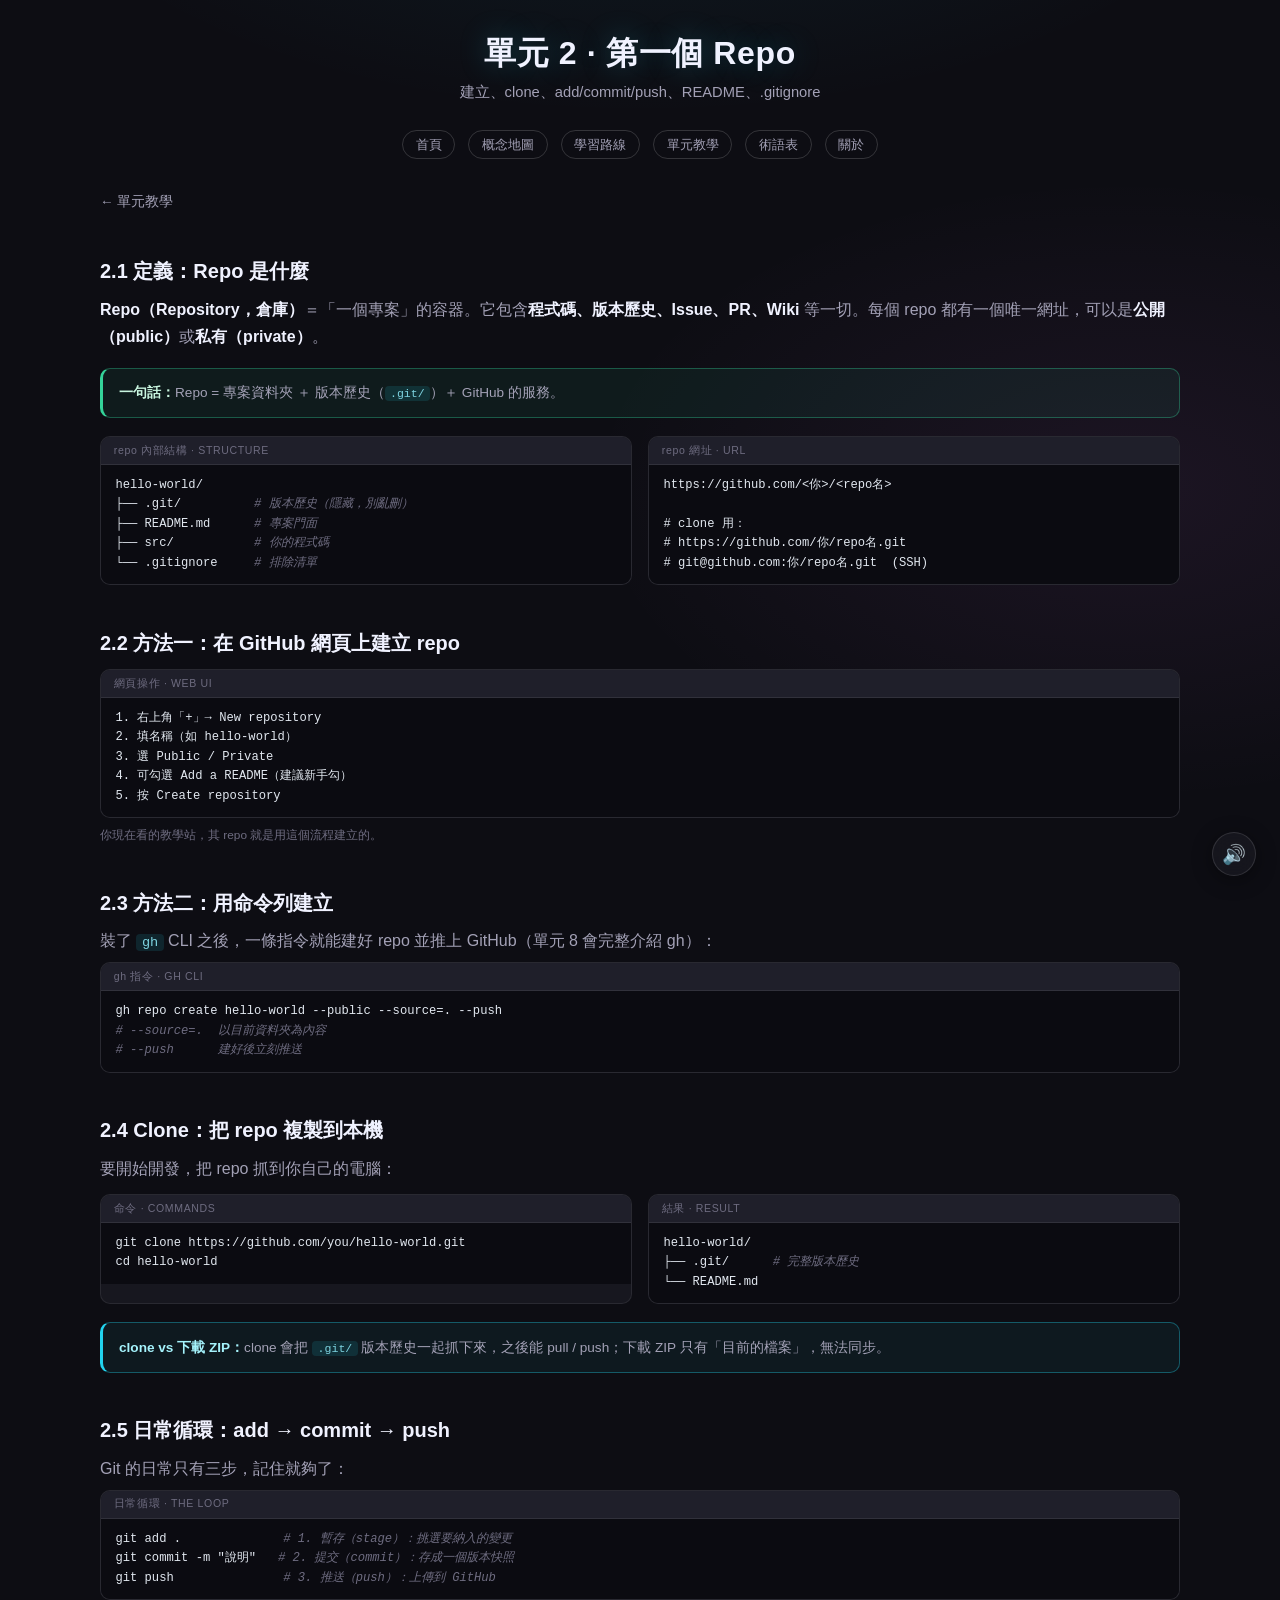
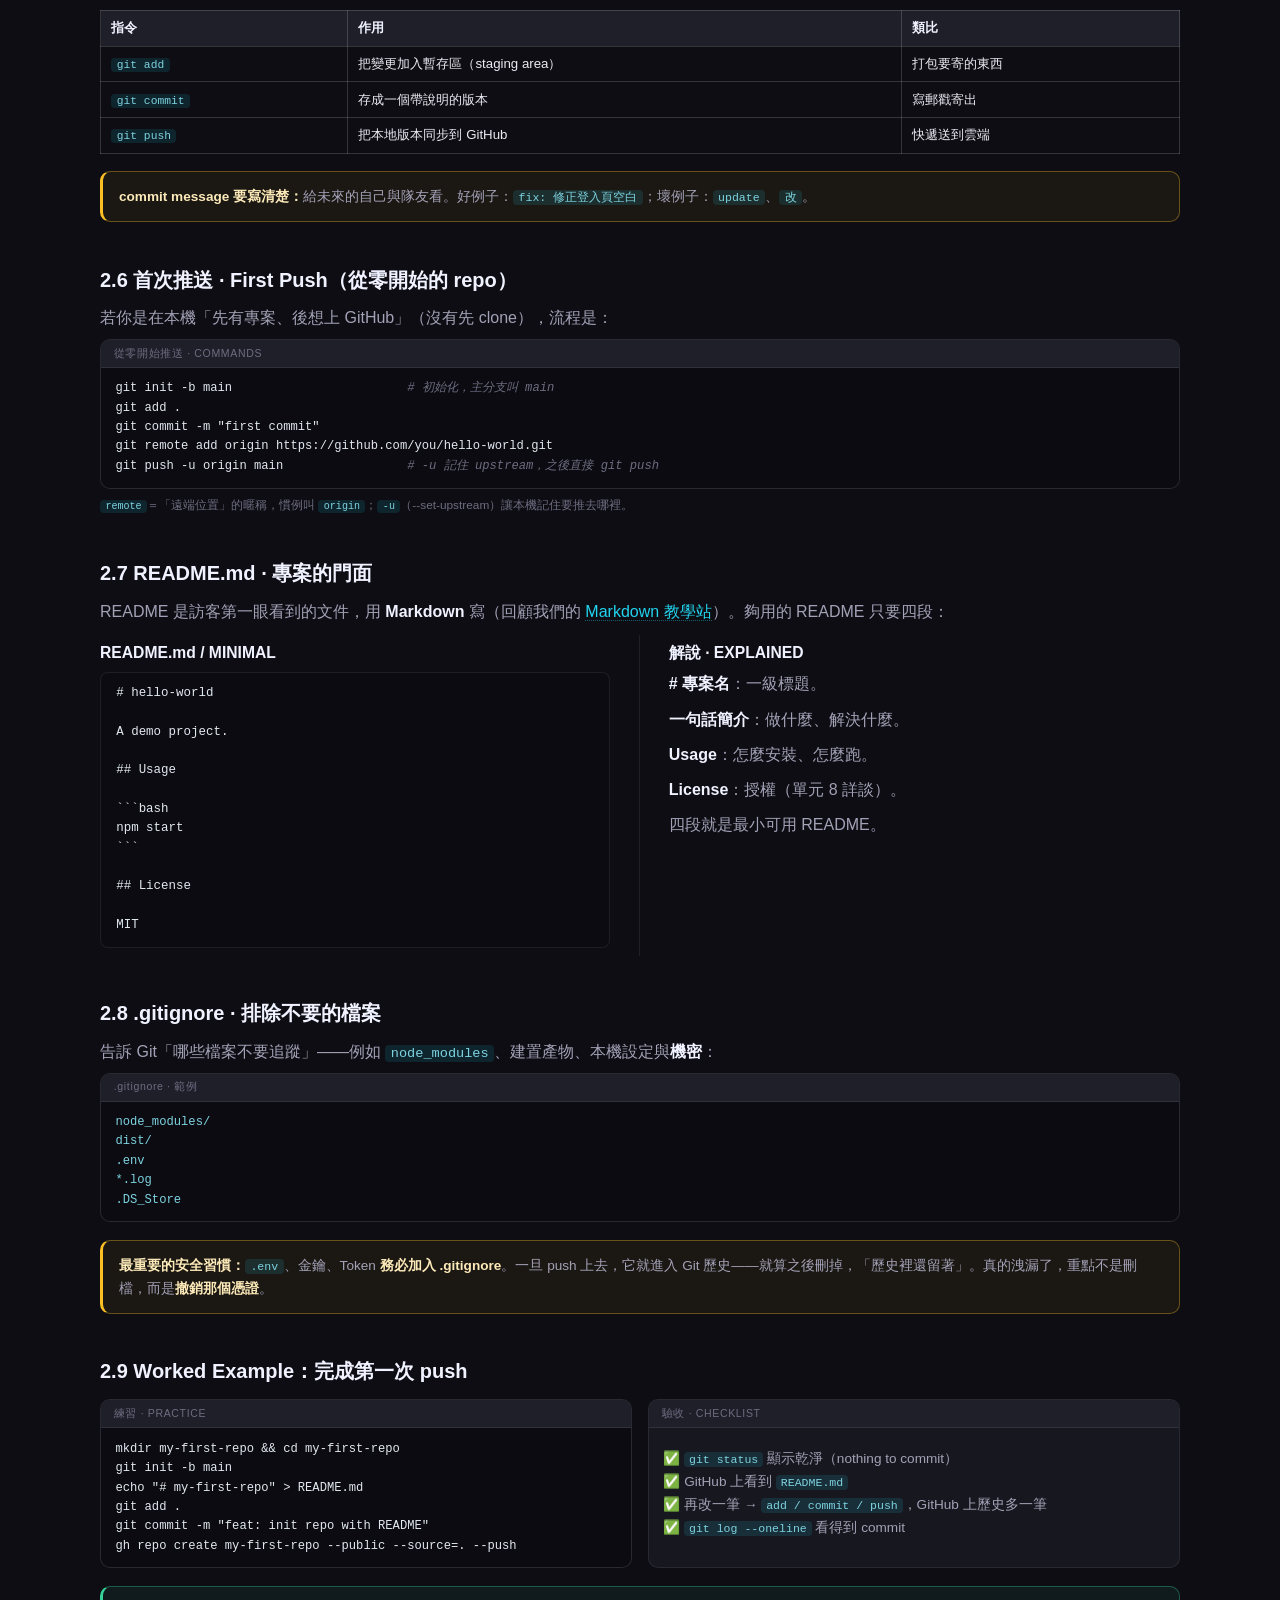
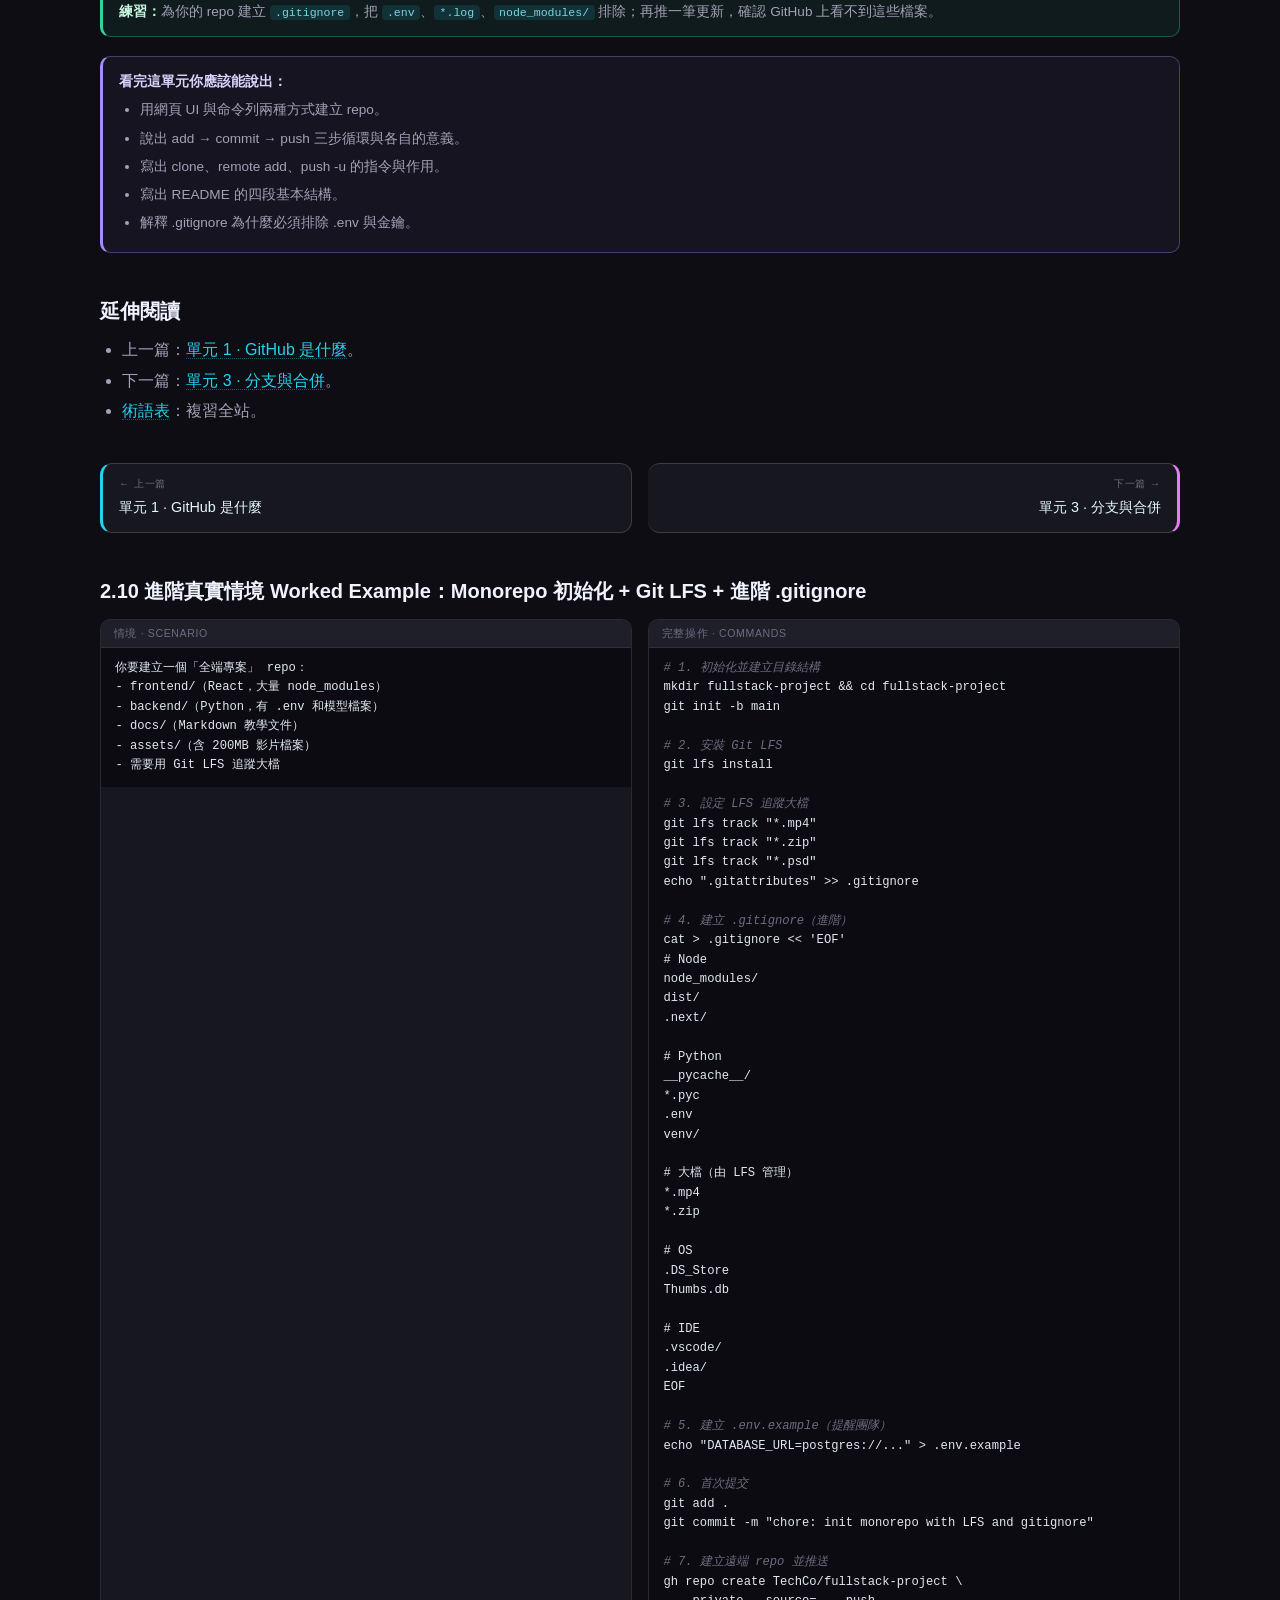
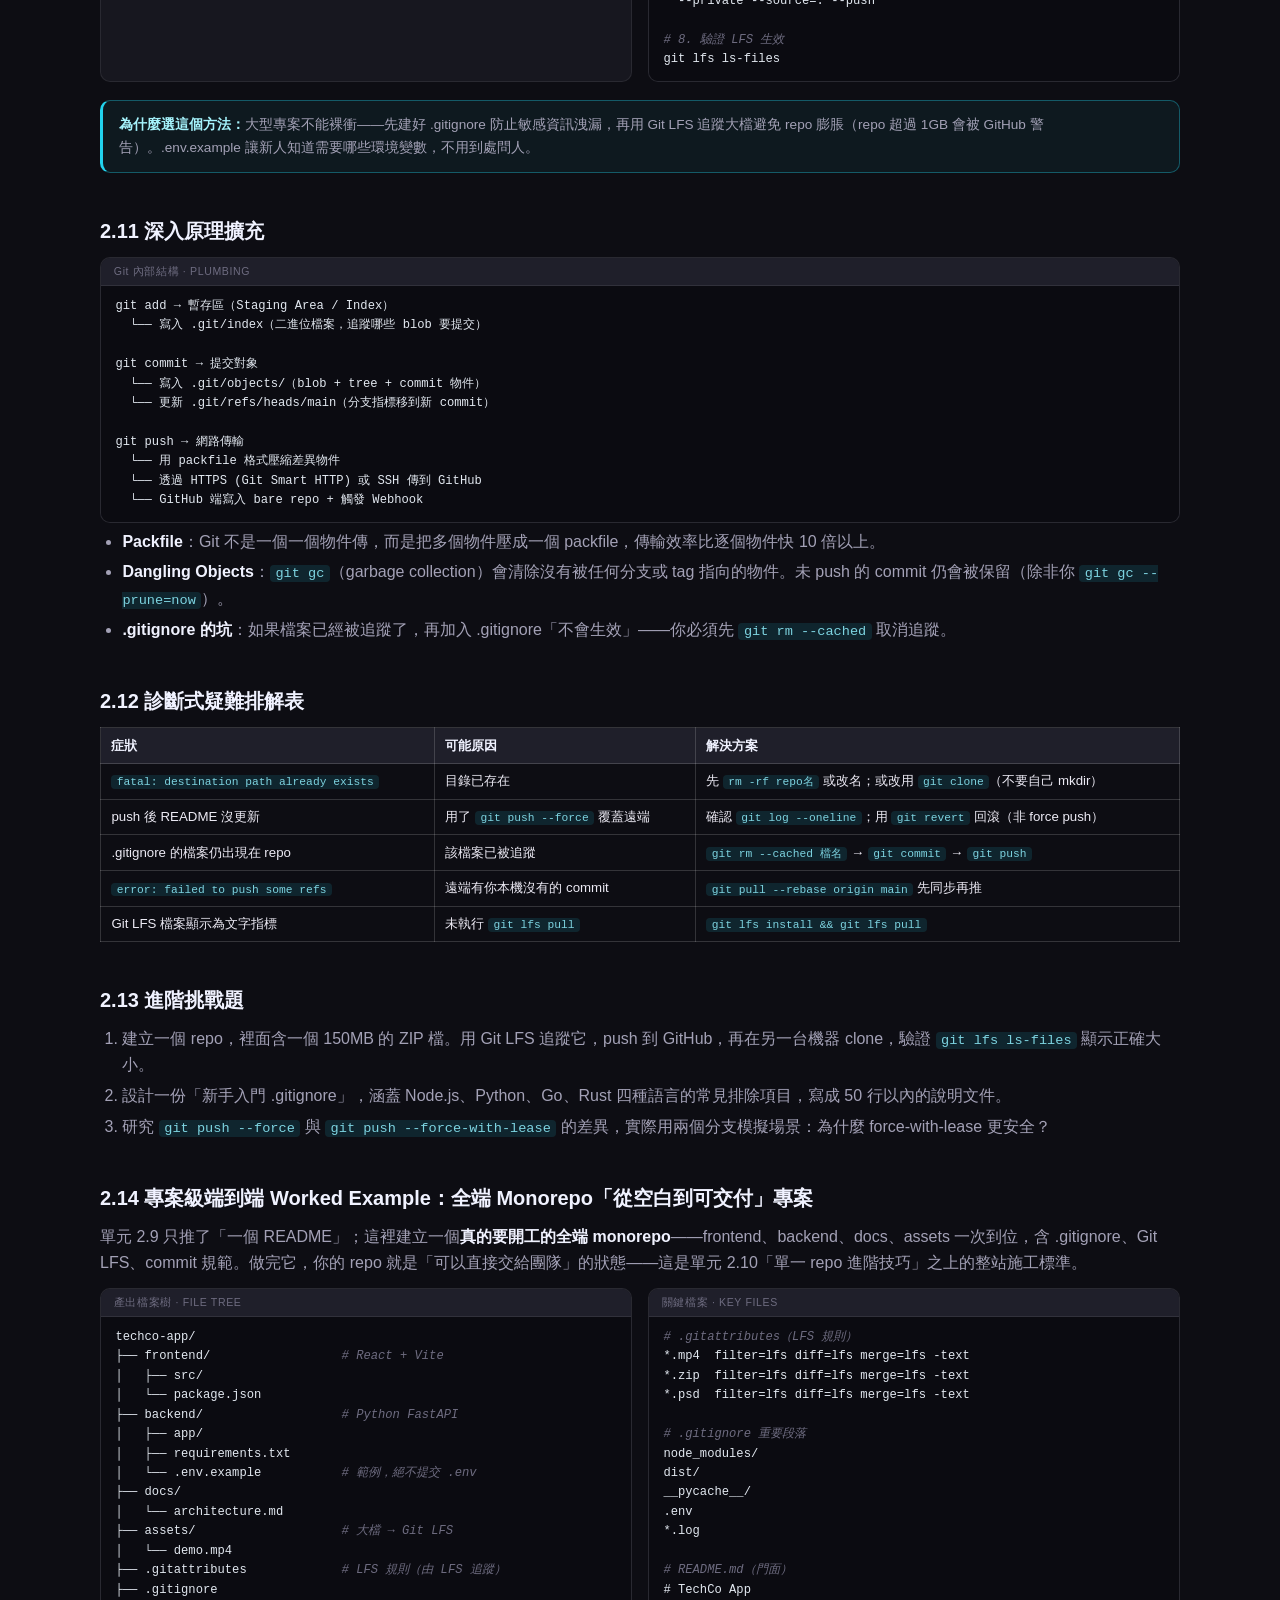
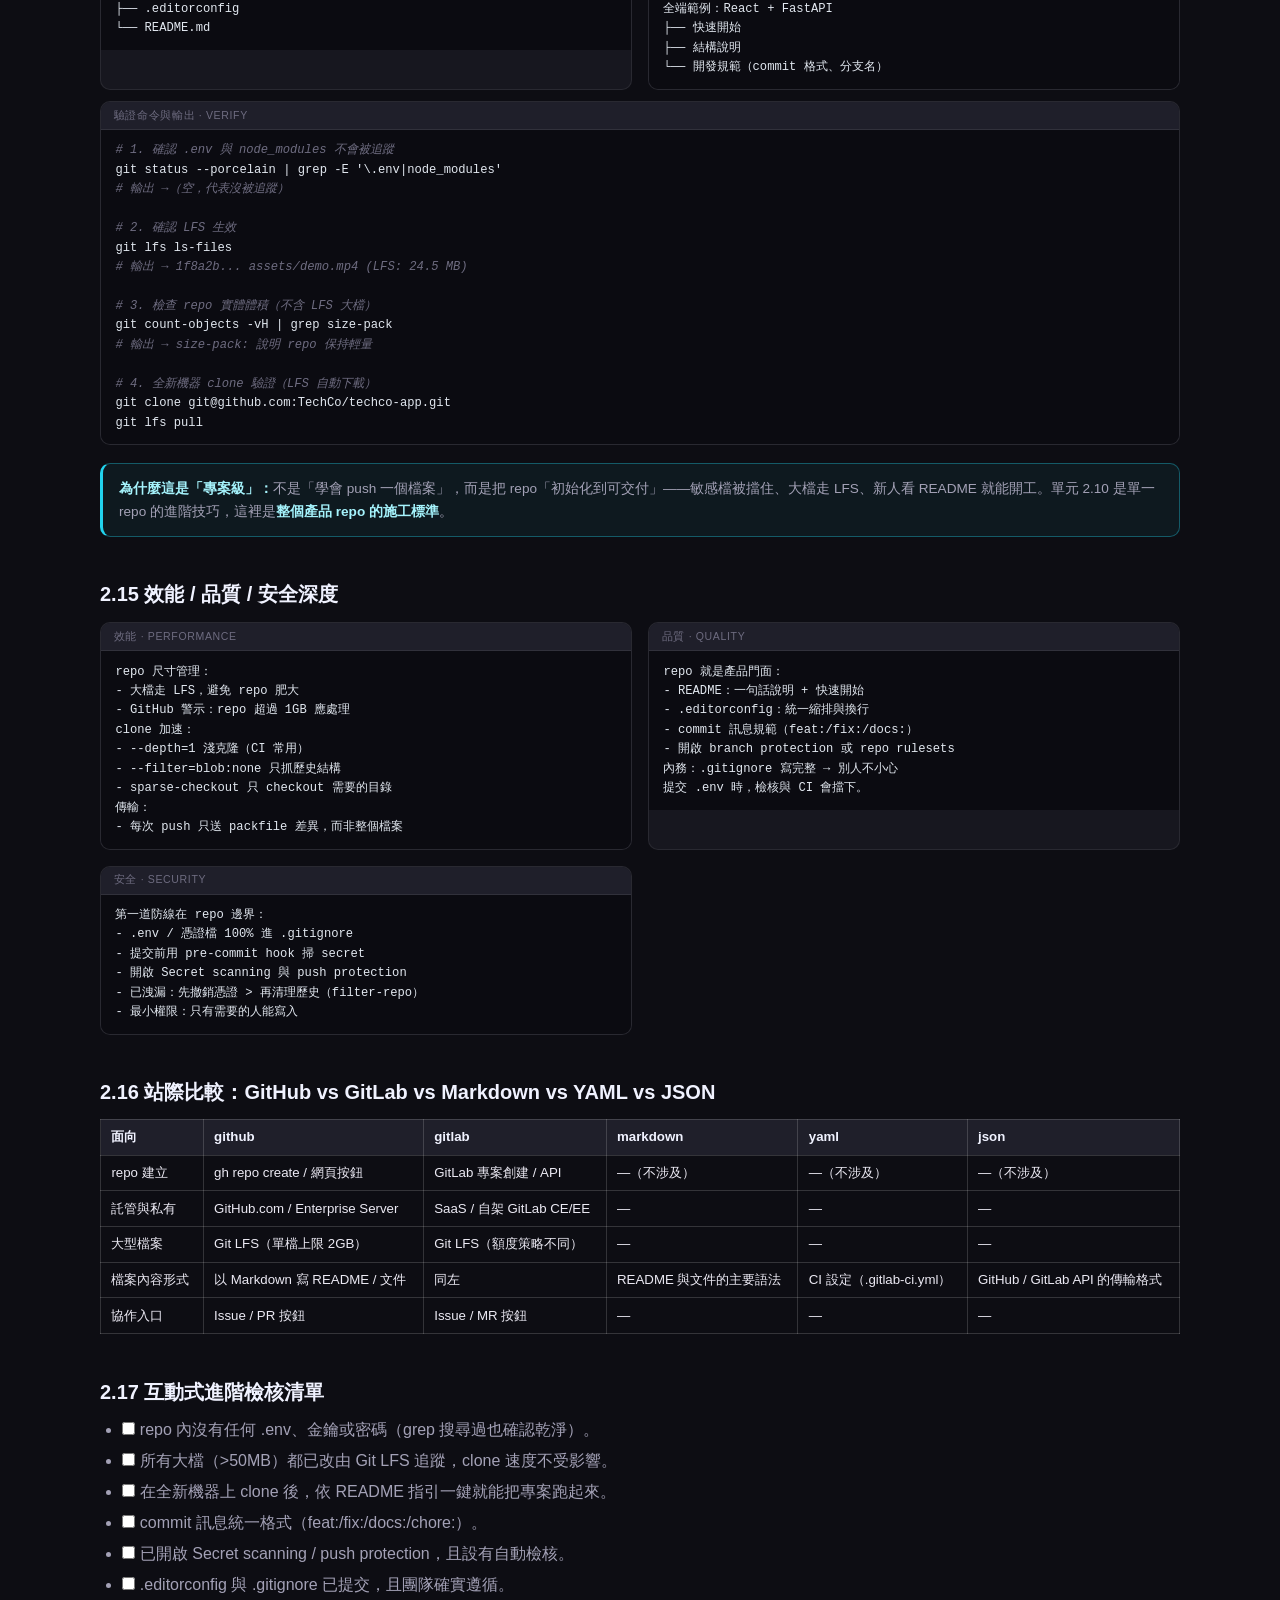
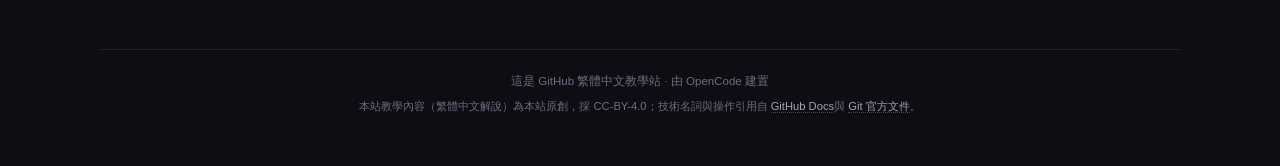
<file: docs/unit-02-first-repo.html>
<!DOCTYPE html>
<html lang="zh-Hant">
<head>
<meta charset="UTF-8">
<meta name="viewport" content="width=device-width, initial-scale=1.0">
<title>單元 2 · 第一個 Repo · GitHub 繁體中文教學站</title>
<meta name="description" content="建立 repo、clone、add/commit/push、README、.gitignore">
<link rel="icon" type="image/svg+xml" href="../assets/favicon.svg">
<link rel="stylesheet" href="../assets/site.css">
</head>
<body>
<div class="container">
<header>
  <h1>單元 2 · 第一個 Repo</h1>
  <p class="subtitle">建立、clone、add/commit/push、README、.gitignore</p>
</header>
<nav class="topnav">
  <a href="../index.html">首頁</a>
  <a href="../map.html">概念地圖</a>
  <a href="../learning-path.html">學習路線</a>
  <a href="../docs/index.html">單元教學</a>
  <a href="../glossary.html">術語表</a>
  <a href="../about.html">關於</a>
</nav><div class="back-link"><a href="index.html">← 單元教學</a></div>
<div class="guide">
<h2>2.1 定義：Repo 是什麼</h2>
<p><strong>Repo（Repository，倉庫）</strong>＝「一個專案」的容器。它包含<strong>程式碼、版本歷史、Issue、PR、Wiki</strong> 等一切。每個 repo 都有一個唯一網址，可以是<strong>公開（public）</strong>或<strong>私有（private）</strong>。</p>
<div class="callout"><strong>一句話：</strong>Repo = 專案資料夾 ＋ 版本歷史（<code>.git/</code>）＋ GitHub 的服務。</div>
<div class="demo-grid">
  <div class="demo-block"><div class="demo-label">repo 內部結構 · STRUCTURE</div><pre>hello-world/
├── .git/          <span class="hl-c"># 版本歷史（隱藏，別亂刪）</span>
├── README.md      <span class="hl-c"># 專案門面</span>
├── src/           <span class="hl-c"># 你的程式碼</span>
└── .gitignore     <span class="hl-c"># 排除清單</span></pre></div>
  <div class="demo-block"><div class="demo-label">repo 網址 · URL</div><pre>https://github.com/&lt;你&gt;/&lt;repo名&gt;

# clone 用：
# https://github.com/你/repo名.git
# git@github.com:你/repo名.git  (SSH)</pre></div>
</div>

<h2>2.2 方法一：在 GitHub 網頁上建立 repo</h2>
<div class="demo-block">
  <div class="demo-label">網頁操作 · WEB UI</div>
  <pre>1. 右上角「+」→ New repository
2. 填名稱（如 hello-world）
3. 選 Public / Private
4. 可勾選 Add a README（建議新手勾）
5. 按 Create repository</pre>
</div>
<p class="hint">你現在看的教學站，其 repo 就是用這個流程建立的。</p>

<h2>2.3 方法二：用命令列建立</h2>
<p>裝了 <code>gh</code> CLI 之後，一條指令就能建好 repo 並推上 GitHub（單元 8 會完整介紹 gh）：</p>
<div class="demo-block">
  <div class="demo-label">gh 指令 · GH CLI</div>
  <pre>gh repo create hello-world --public --source=. --push
<span class="hl-c"># --source=.  以目前資料夾為內容</span>
<span class="hl-c"># --push      建好後立刻推送</span></pre>
</div>

<h2>2.4 Clone：把 repo 複製到本機</h2>
<p>要開始開發，把 repo 抓到你自己的電腦：</p>
<div class="demo-grid">
  <div class="demo-block"><div class="demo-label">命令 · COMMANDS</div><pre>git clone https://github.com/you/hello-world.git
cd hello-world</pre></div>
  <div class="demo-block"><div class="demo-label">結果 · RESULT</div><pre>hello-world/
├── .git/      <span class="hl-c"># 完整版本歷史</span>
└── README.md</pre></div>
</div>
<div class="callout info"><strong>clone vs 下載 ZIP：</strong>clone 會把 <code>.git/</code> 版本歷史一起抓下來，之後能 pull / push；下載 ZIP 只有「目前的檔案」，無法同步。</div>

<h2>2.5 日常循環：add → commit → push</h2>
<p>Git 的日常只有三步，記住就夠了：</p>
<div class="demo-block">
  <div class="demo-label">日常循環 · THE LOOP</div>
  <pre>git add .              <span class="hl-c"># 1. 暫存（stage）：挑選要納入的變更</span>
git commit -m "說明"   <span class="hl-c"># 2. 提交（commit）：存成一個版本快照</span>
git push               <span class="hl-c"># 3. 推送（push）：上傳到 GitHub</span></pre>
</div>
<table>
<tr><th>指令</th><th>作用</th><th>類比</th></tr>
<tr><td><code>git add</code></td><td>把變更加入暫存區（staging area）</td><td>打包要寄的東西</td></tr>
<tr><td><code>git commit</code></td><td>存成一個帶說明的版本</td><td>寫郵戳寄出</td></tr>
<tr><td><code>git push</code></td><td>把本地版本同步到 GitHub</td><td>快遞送到雲端</td></tr>
</table>
<div class="callout warn"><strong>commit message 要寫清楚：</strong>給未來的自己與隊友看。好例子：<code>fix: 修正登入頁空白</code>；壞例子：<code>update</code>、<code>改</code>。</div>

<h2>2.6 首次推送 · First Push（從零開始的 repo）</h2>
<p>若你是在本機「先有專案、後想上 GitHub」（沒有先 clone），流程是：</p>
<div class="demo-block">
  <div class="demo-label">從零開始推送 · COMMANDS</div>
  <pre>git init -b main                        <span class="hl-c"># 初始化，主分支叫 main</span>
git add .
git commit -m "first commit"
git remote add origin https://github.com/you/hello-world.git
git push -u origin main                 <span class="hl-c"># -u 記住 upstream，之後直接 git push</span></pre>
</div>
<p class="hint"><code>remote</code>＝「遠端位置」的暱稱，慣例叫 <code>origin</code>；<code>-u</code>（--set-upstream）讓本機記住要推去哪裡。</p>

<h2>2.7 README.md · 專案的門面</h2>
<p>README 是訪客第一眼看到的文件，用 <strong>Markdown</strong> 寫（回顧我們的 <a href="https://shumingyang-opencode.github.io/markdown-tech-zh-tw/" rel="noopener">Markdown 教學站</a>）。夠用的 README 只要四段：</p>
<div class="pair">
  <div class="col-en">
    <h3>README.md / MINIMAL</h3>
    <pre># hello-world

A demo project.

## Usage

```bash
npm start
```

## License

MIT</pre>
  </div>
  <div class="col-zh">
    <h3>解說 · EXPLAINED</h3>
    <p><strong># 專案名</strong>：一級標題。</p>
    <p><strong>一句話簡介</strong>：做什麼、解決什麼。</p>
    <p><strong>Usage</strong>：怎麼安裝、怎麼跑。</p>
    <p><strong>License</strong>：授權（單元 8 詳談）。</p>
    <p>四段就是最小可用 README。</p>
  </div>
</div>

<h2>2.8 .gitignore · 排除不要的檔案</h2>
<p>告訴 Git「哪些檔案不要追蹤」——例如 <code>node_modules</code>、建置產物、本機設定與<strong>機密</strong>：</p>
<div class="demo-block">
  <div class="demo-label">.gitignore · 範例</div>
  <pre><span class="hl-k">node_modules/</span>
<span class="hl-k">dist/</span>
<span class="hl-k">.env</span>
<span class="hl-k">*.log</span>
<span class="hl-k">.DS_Store</span></pre>
</div>
<div class="callout warn"><strong>最重要的安全習慣：</strong><code>.env</code>、金鑰、Token <strong>務必加入 .gitignore</strong>。一旦 push 上去，它就進入 Git 歷史——就算之後刪掉，「歷史裡還留著」。真的洩漏了，重點不是刪檔，而是<strong>撤銷那個憑證</strong>。</div>

<h2>2.9 Worked Example：完成第一次 push</h2>
<div class="demo-grid">
  <div class="demo-block"><div class="demo-label">練習 · PRACTICE</div><pre>mkdir my-first-repo &amp;&amp; cd my-first-repo
git init -b main
echo "# my-first-repo" &gt; README.md
git add .
git commit -m "feat: init repo with README"
gh repo create my-first-repo --public --source=. --push</pre></div>
  <div class="demo-block"><div class="demo-label">驗收 · CHECKLIST</div><div class="demo-render">
    <p>✅ <code>git status</code> 顯示乾淨（nothing to commit）<br>✅ GitHub 上看到 <code>README.md</code><br>✅ 再改一筆 → <code>add / commit / push</code>，GitHub 上歷史多一筆<br>✅ <code>git log --oneline</code> 看得到 commit</p>
  </div></div>
</div>
<div class="callout"><strong>練習：</strong>為你的 repo 建立 <code>.gitignore</code>，把 <code>.env</code>、<code>*.log</code>、<code>node_modules/</code> 排除；再推一筆更新，確認 GitHub 上看不到這些檔案。</div>

  <div class="outcome">
    <strong>看完這單元你應該能說出：</strong>
    <ul><li>用網頁 UI 與命令列兩種方式建立 repo。</li><li>說出 add → commit → push 三步循環與各自的意義。</li><li>寫出 clone、remote add、push -u 的指令與作用。</li><li>寫出 README 的四段基本結構。</li><li>解釋 .gitignore 為什麼必須排除 .env 與金鑰。</li></ul>
  </div>

  <h2>延伸閱讀</h2>
  <ul>
<li>上一篇：<a href="unit-01-github-intro.html">單元 1 · GitHub 是什麼</a>。</li>
<li>下一篇：<a href="unit-03-branches-merge.html">單元 3 · 分支與合併</a>。</li>
<li><a href="../glossary.html">術語表</a>：複習全站。</li>
</ul>

<div class="next-prev">
    <a href="unit-01-github-intro.html"><div class="np-label">← 上一篇</div><div class="np-name">單元 1 · GitHub 是什麼</div></a>
    <a class="np-next" href="unit-03-branches-merge.html"><div class="np-label">下一篇 →</div><div class="np-name">單元 3 · 分支與合併</div></a>
</div>
<h2>2.10 進階真實情境 Worked Example：Monorepo 初始化 + Git LFS + 進階 .gitignore</h2>
<div class="demo-grid">
  <div class="demo-block"><div class="demo-label">情境 · SCENARIO</div><pre>你要建立一個「全端專案」 repo：
- frontend/（React，大量 node_modules）
- backend/（Python，有 .env 和模型檔案）
- docs/（Markdown 教學文件）
- assets/（含 200MB 影片檔案）
- 需要用 Git LFS 追蹤大檔</pre></div>
  <div class="demo-block"><div class="demo-label">完整操作 · COMMANDS</div><pre><span class="hl-c"># 1. 初始化並建立目錄結構</span>
mkdir fullstack-project && cd fullstack-project
git init -b main

<span class="hl-c"># 2. 安裝 Git LFS</span>
git lfs install

<span class="hl-c"># 3. 設定 LFS 追蹤大檔</span>
git lfs track "*.mp4"
git lfs track "*.zip"
git lfs track "*.psd"
echo ".gitattributes" >> .gitignore

<span class="hl-c"># 4. 建立 .gitignore（進階）</span>
cat > .gitignore << 'EOF'
# Node
node_modules/
dist/
.next/

# Python
__pycache__/
*.pyc
.env
venv/

# 大檔（由 LFS 管理）
*.mp4
*.zip

# OS
.DS_Store
Thumbs.db

# IDE
.vscode/
.idea/
EOF

<span class="hl-c"># 5. 建立 .env.example（提醒團隊）</span>
echo "DATABASE_URL=postgres://..." > .env.example

<span class="hl-c"># 6. 首次提交</span>
git add .
git commit -m "chore: init monorepo with LFS and gitignore"

<span class="hl-c"># 7. 建立遠端 repo 並推送</span>
gh repo create TechCo/fullstack-project \
  --private --source=. --push

<span class="hl-c"># 8. 驗證 LFS 生效</span>
git lfs ls-files</pre></div>
</div>
<div class="callout info"><strong>為什麼選這個方法：</strong>大型專案不能裸衝——先建好 .gitignore 防止敏感資訊洩漏，再用 Git LFS 追蹤大檔避免 repo 膨脹（repo 超過 1GB 會被 GitHub 警告）。.env.example 讓新人知道需要哪些環境變數，不用到處問人。</div>

<h2>2.11 深入原理擴充</h2>
<div class="demo-block">
  <div class="demo-label">Git 內部結構 · PLUMBING</div>
  <pre>git add → 暫存區（Staging Area / Index）
  └── 寫入 .git/index（二進位檔案，追蹤哪些 blob 要提交）

git commit → 提交對象
  └── 寫入 .git/objects/（blob + tree + commit 物件）
  └── 更新 .git/refs/heads/main（分支指標移到新 commit）

git push → 網路傳輸
  └── 用 packfile 格式壓縮差異物件
  └── 透過 HTTPS (Git Smart HTTP) 或 SSH 傳到 GitHub
  └── GitHub 端寫入 bare repo + 觸發 Webhook</pre>
</div>
<ul>
  <li><strong>Packfile</strong>：Git 不是一個一個物件傳，而是把多個物件壓成一個 packfile，傳輸效率比逐個物件快 10 倍以上。</li>
  <li><strong>Dangling Objects</strong>：<code>git gc</code>（garbage collection）會清除沒有被任何分支或 tag 指向的物件。未 push 的 commit 仍會被保留（除非你 <code>git gc --prune=now</code>）。</li>
  <li><strong>.gitignore 的坑</strong>：如果檔案已經被追蹤了，再加入 .gitignore「不會生效」——你必須先 <code>git rm --cached</code> 取消追蹤。</li>
</ul>

<h2>2.12 診斷式疑難排解表</h2>
<table>
<tr><th>症狀</th><th>可能原因</th><th>解決方案</th></tr>
<tr><td><code>fatal: destination path already exists</code></td><td>目錄已存在</td><td>先 <code>rm -rf repo名</code> 或改名；或改用 <code>git clone</code>（不要自己 mkdir）</td></tr>
<tr><td>push 後 README 沒更新</td><td>用了 <code>git push --force</code> 覆蓋遠端</td><td>確認 <code>git log --oneline</code>；用 <code>git revert</code> 回滾（非 force push）</td></tr>
<tr><td>.gitignore 的檔案仍出現在 repo</td><td>該檔案已被追蹤</td><td><code>git rm --cached 檔名</code> → <code>git commit</code> → <code>git push</code></td></tr>
<tr><td><code>error: failed to push some refs</code></td><td>遠端有你本機沒有的 commit</td><td><code>git pull --rebase origin main</code> 先同步再推</td></tr>
<tr><td>Git LFS 檔案顯示為文字指標</td><td>未執行 <code>git lfs pull</code></td><td><code>git lfs install && git lfs pull</code></td></tr>
</table>

<h2>2.13 進階挑戰題</h2>
<ol>
  <li>建立一個 repo，裡面含一個 150MB 的 ZIP 檔。用 Git LFS 追蹤它，push 到 GitHub，再在另一台機器 clone，驗證 <code>git lfs ls-files</code> 顯示正確大小。</li>
  <li>設計一份「新手入門 .gitignore」，涵蓋 Node.js、Python、Go、Rust 四種語言的常見排除項目，寫成 50 行以內的說明文件。</li>
  <li>研究 <code>git push --force</code> 與 <code>git push --force-with-lease</code> 的差異，實際用兩個分支模擬場景：為什麼 force-with-lease 更安全？</li>
</ol>

<h2>2.14 專案級端到端 Worked Example：全端 Monorepo「從空白到可交付」專案</h2>
<p>單元 2.9 只推了「一個 README」；這裡建立一個<strong>真的要開工的全端 monorepo</strong>——frontend、backend、docs、assets 一次到位，含 .gitignore、Git LFS、commit 規範。做完它，你的 repo 就是「可以直接交給團隊」的狀態——這是單元 2.10「單一 repo 進階技巧」之上的整站施工標準。</p>
<div class="demo-grid">
  <div class="demo-block"><div class="demo-label">產出檔案樹 · FILE TREE</div><pre>techco-app/
├── frontend/                  <span class="hl-c"># React + Vite</span>
│   ├── src/
│   └── package.json
├── backend/                   <span class="hl-c"># Python FastAPI</span>
│   ├── app/
│   ├── requirements.txt
│   └── .env.example           <span class="hl-c"># 範例，絕不提交 .env</span>
├── docs/
│   └── architecture.md
├── assets/                    <span class="hl-c"># 大檔 → Git LFS</span>
│   └── demo.mp4
├── .gitattributes             <span class="hl-c"># LFS 規則（由 LFS 追蹤）</span>
├── .gitignore
├── .editorconfig
└── README.md</pre></div>
  <div class="demo-block"><div class="demo-label">關鍵檔案 · KEY FILES</div><pre><span class="hl-c"># .gitattributes（LFS 規則）</span>
*.mp4  filter=lfs diff=lfs merge=lfs -text
*.zip  filter=lfs diff=lfs merge=lfs -text
*.psd  filter=lfs diff=lfs merge=lfs -text

<span class="hl-c"># .gitignore 重要段落</span>
node_modules/
dist/
__pycache__/
.env
*.log

<span class="hl-c"># README.md（門面）</span>
# TechCo App
全端範例：React + FastAPI
├── 快速開始
├── 結構說明
└── 開發規範（commit 格式、分支名）</pre></div>
</div>
<div class="demo-block">
  <div class="demo-label">驗證命令與輸出 · VERIFY</div>
  <pre><span class="hl-c"># 1. 確認 .env 與 node_modules 不會被追蹤</span>
git status --porcelain | grep -E '\.env|node_modules'
<span class="hl-c"># 輸出 →（空，代表沒被追蹤）</span>

<span class="hl-c"># 2. 確認 LFS 生效</span>
git lfs ls-files
<span class="hl-c"># 輸出 → 1f8a2b... assets/demo.mp4 (LFS: 24.5 MB)</span>

<span class="hl-c"># 3. 檢查 repo 實體體積（不含 LFS 大檔）</span>
git count-objects -vH | grep size-pack
<span class="hl-c"># 輸出 → size-pack: 說明 repo 保持輕量</span>

<span class="hl-c"># 4. 全新機器 clone 驗證（LFS 自動下載）</span>
git clone git@github.com:TechCo/techco-app.git
git lfs pull</pre>
</div>
<div class="callout info"><strong>為什麼這是「專案級」：</strong>不是「學會 push 一個檔案」，而是把 repo「初始化到可交付」——敏感檔被擋住、大檔走 LFS、新人看 README 就能開工。單元 2.10 是單一 repo 的進階技巧，這裡是<strong>整個產品 repo 的施工標準</strong>。</div>

<h2>2.15 效能 / 品質 / 安全深度</h2>
<div class="demo-grid">
  <div class="demo-block"><div class="demo-label">效能 · PERFORMANCE</div><pre>repo 尺寸管理：
- 大檔走 LFS，避免 repo 肥大
- GitHub 警示：repo 超過 1GB 應處理
clone 加速：
- --depth=1 淺克隆（CI 常用）
- --filter=blob:none 只抓歷史結構
- sparse-checkout 只 checkout 需要的目錄
傳輸：
- 每次 push 只送 packfile 差異，而非整個檔案</pre></div>
  <div class="demo-block"><div class="demo-label">品質 · QUALITY</div><pre>repo 就是產品門面：
- README：一句話說明 + 快速開始
- .editorconfig：統一縮排與換行
- commit 訊息規範（feat:/fix:/docs:）
- 開啟 branch protection 或 repo rulesets
內務：.gitignore 寫完整 → 別人不小心
提交 .env 時，檢核與 CI 會擋下。</pre></div>
  <div class="demo-block"><div class="demo-label">安全 · SECURITY</div><pre>第一道防線在 repo 邊界：
- .env / 憑證檔 100% 進 .gitignore
- 提交前用 pre-commit hook 掃 secret
- 開啟 Secret scanning 與 push protection
- 已洩漏：先撤銷憑證 &gt; 再清理歷史（filter-repo）
- 最小權限：只有需要的人能寫入</pre></div>
</div>

<h2>2.16 站際比較：GitHub vs GitLab vs Markdown vs YAML vs JSON</h2>
<table>
<tr><th>面向</th><th>github</th><th>gitlab</th><th>markdown</th><th>yaml</th><th>json</th></tr>
<tr><td>repo 建立</td><td>gh repo create / 網頁按鈕</td><td>GitLab 專案創建 / API</td><td>—（不涉及）</td><td>—（不涉及）</td><td>—（不涉及）</td></tr>
<tr><td>託管與私有</td><td>GitHub.com / Enterprise Server</td><td>SaaS / 自架 GitLab CE/EE</td><td>—</td><td>—</td><td>—</td></tr>
<tr><td>大型檔案</td><td>Git LFS（單檔上限 2GB）</td><td>Git LFS（額度策略不同）</td><td>—</td><td>—</td><td>—</td></tr>
<tr><td>檔案內容形式</td><td>以 Markdown 寫 README / 文件</td><td>同左</td><td>README 與文件的主要語法</td><td>CI 設定（.gitlab-ci.yml）</td><td>GitHub / GitLab API 的傳輸格式</td></tr>
<tr><td>協作入口</td><td>Issue / PR 按鈕</td><td>Issue / MR 按鈕</td><td>—</td><td>—</td><td>—</td></tr>
</table>

<h2>2.17 互動式進階檢核清單</h2>
<div class="demo-render">
  <ul>
    <li><label><input type="checkbox"> repo 內沒有任何 .env、金鑰或密碼（grep 搜尋過也確認乾淨）。</label></li>
    <li><label><input type="checkbox"> 所有大檔（&gt;50MB）都已改由 Git LFS 追蹤，clone 速度不受影響。</label></li>
    <li><label><input type="checkbox"> 在全新機器上 clone 後，依 README 指引一鍵就能把專案跑起來。</label></li>
    <li><label><input type="checkbox"> commit 訊息統一格式（feat:/fix:/docs:/chore:）。</label></li>
    <li><label><input type="checkbox"> 已開啟 Secret scanning / push protection，且設有自動檢核。</label></li>
    <li><label><input type="checkbox"> .editorconfig 與 .gitignore 已提交，且團隊確實遵循。</label></li>
  </ul>
</div>

</div>
<footer>這是 GitHub 繁體中文教學站 · 由 OpenCode 建置<br>
  <span class="footer-license">本站教學內容（繁體中文解說）為本站原創，採 CC-BY-4.0；技術名詞與操作引用自 <a href="https://docs.github.com/" rel="noopener">GitHub Docs</a>與 <a href="https://git-scm.com/doc" rel="noopener">Git 官方文件</a>。</span></footer>
</div><link rel="stylesheet" href="../assets/speech.css">
<script src="../assets/speech.js" defer></script>
</body></html>
</file>
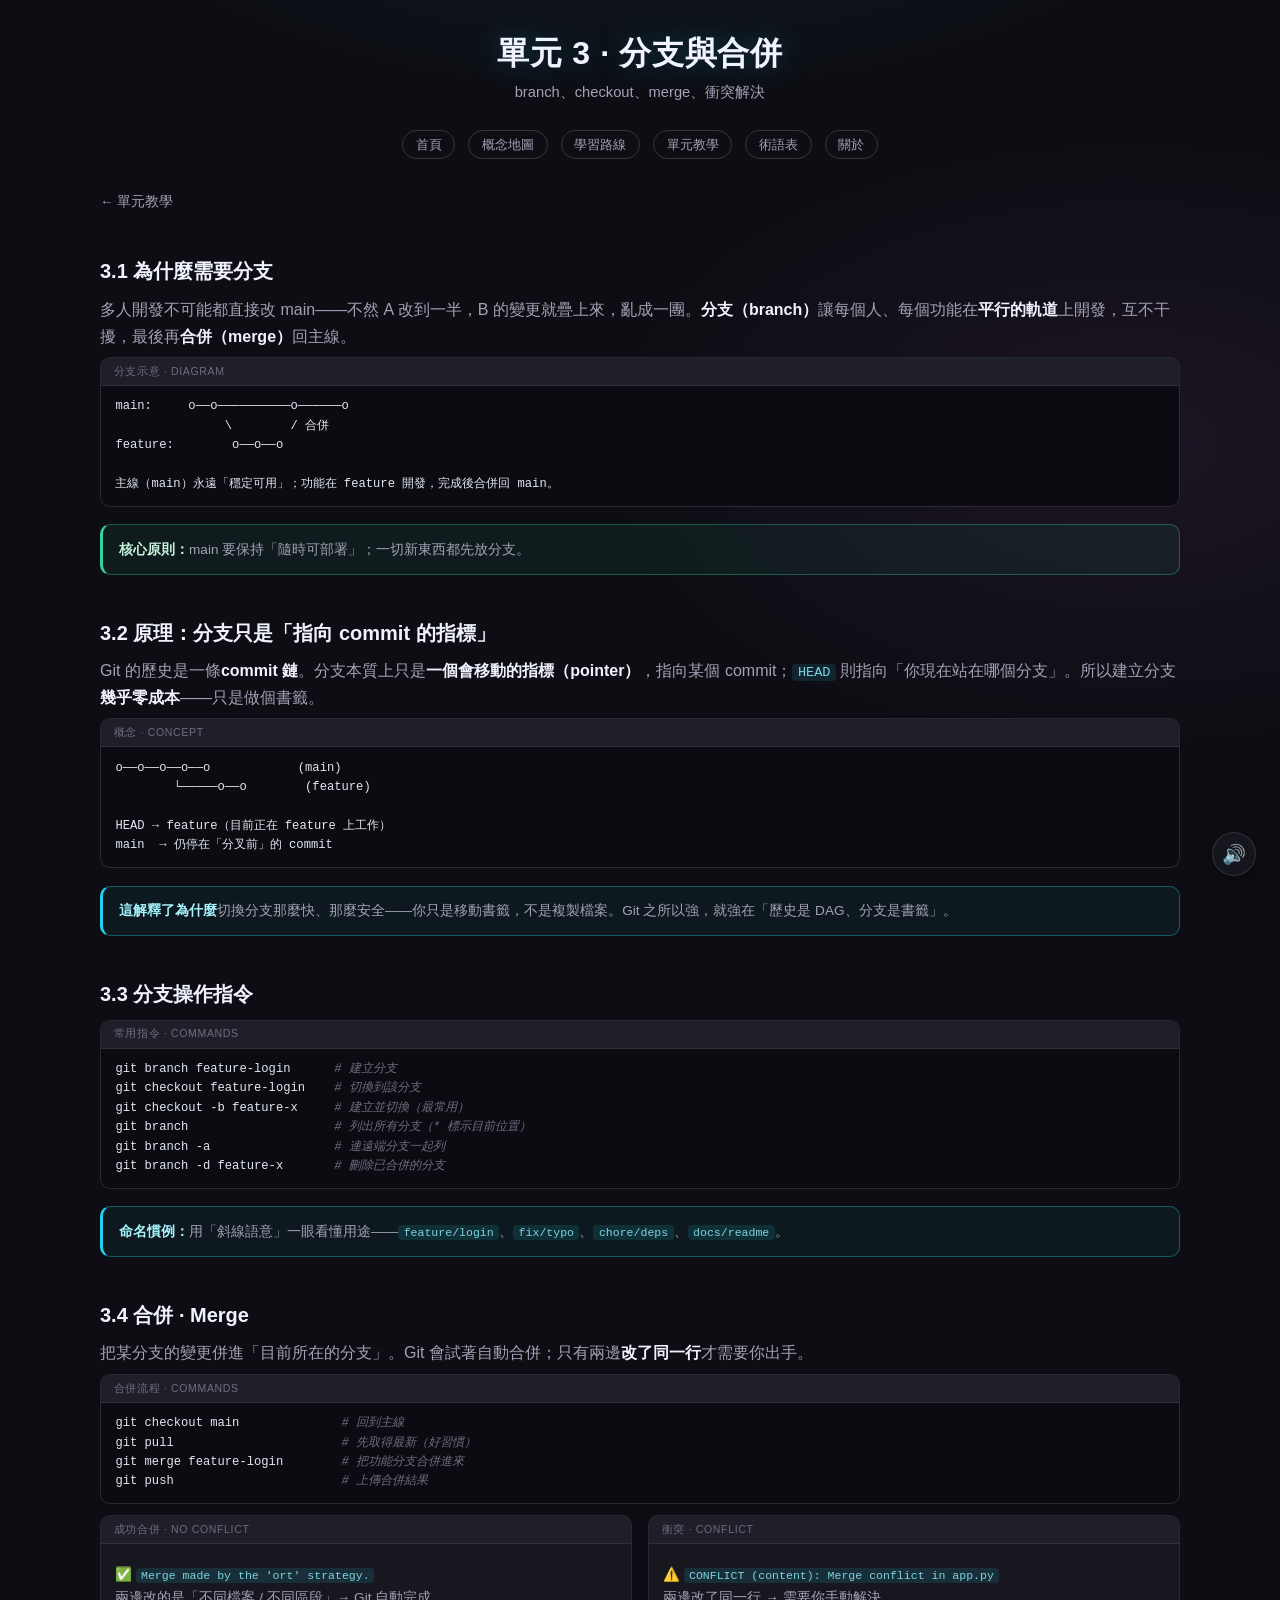
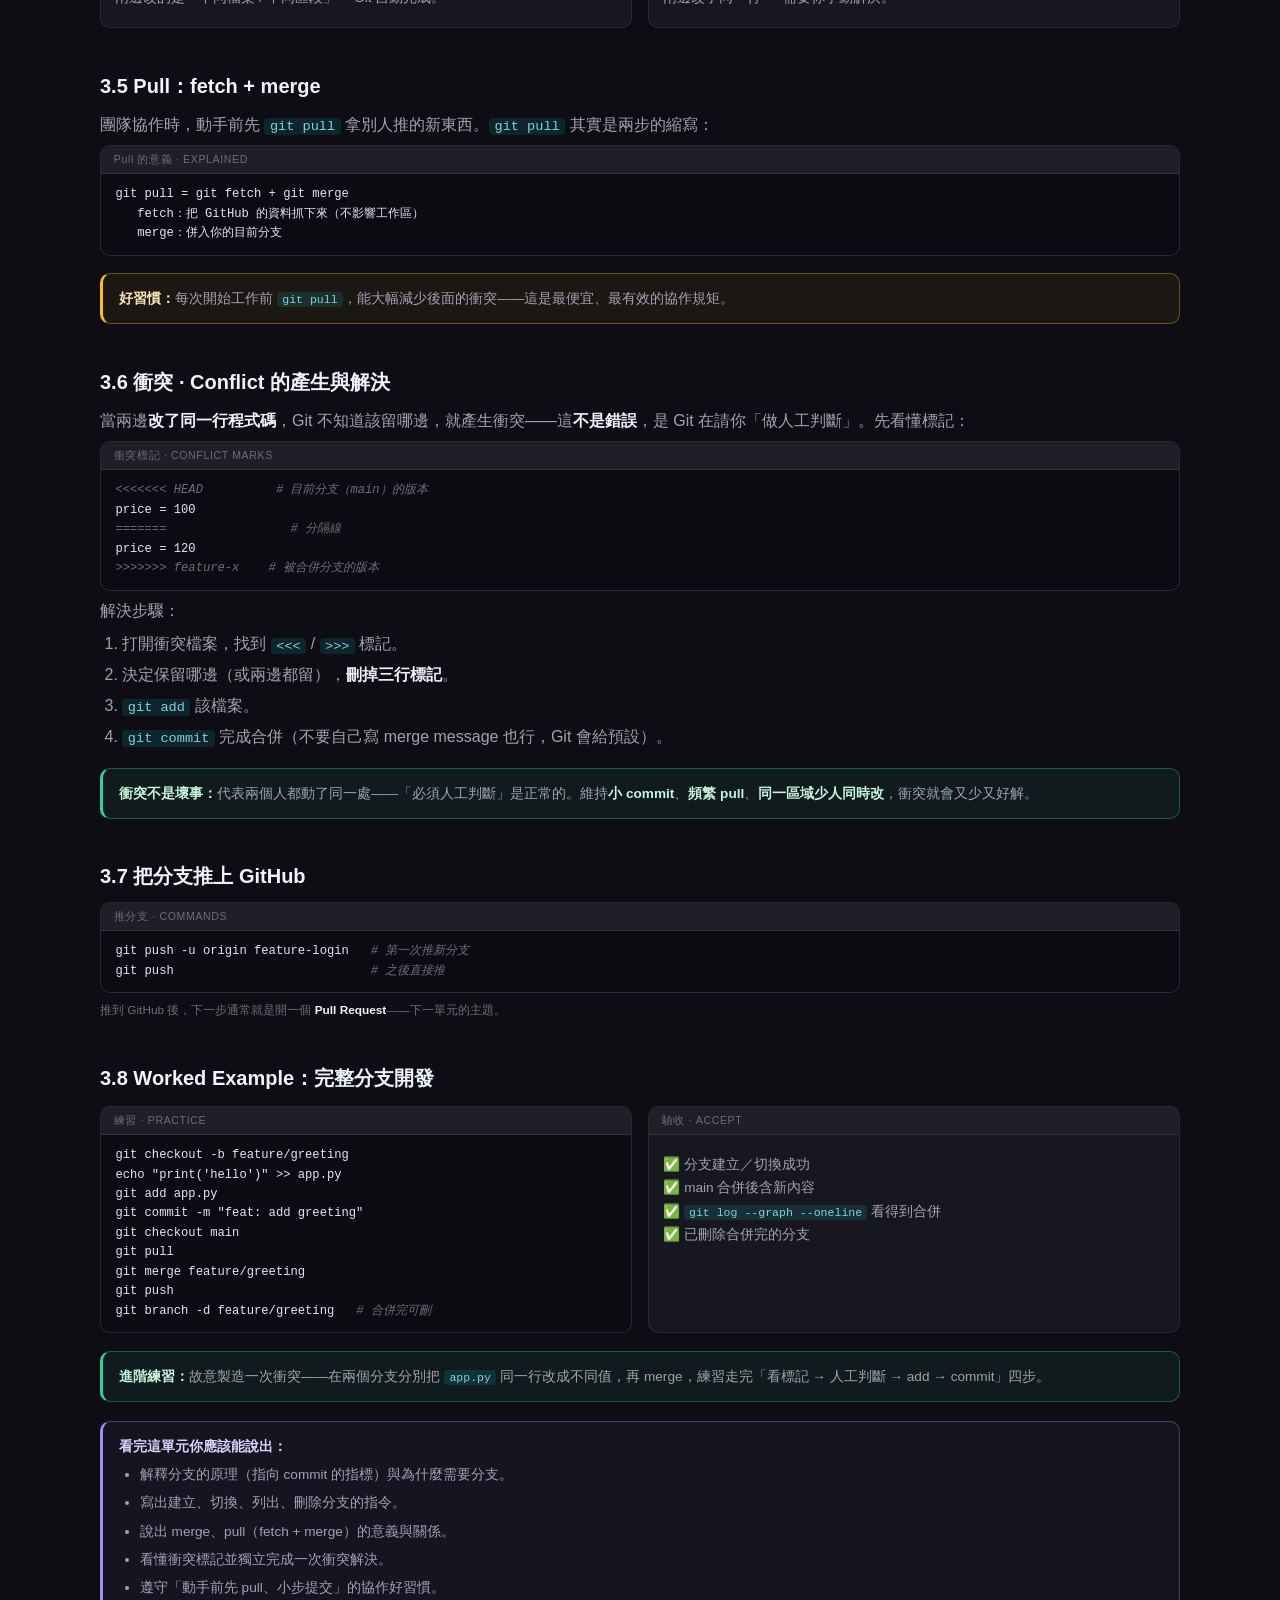
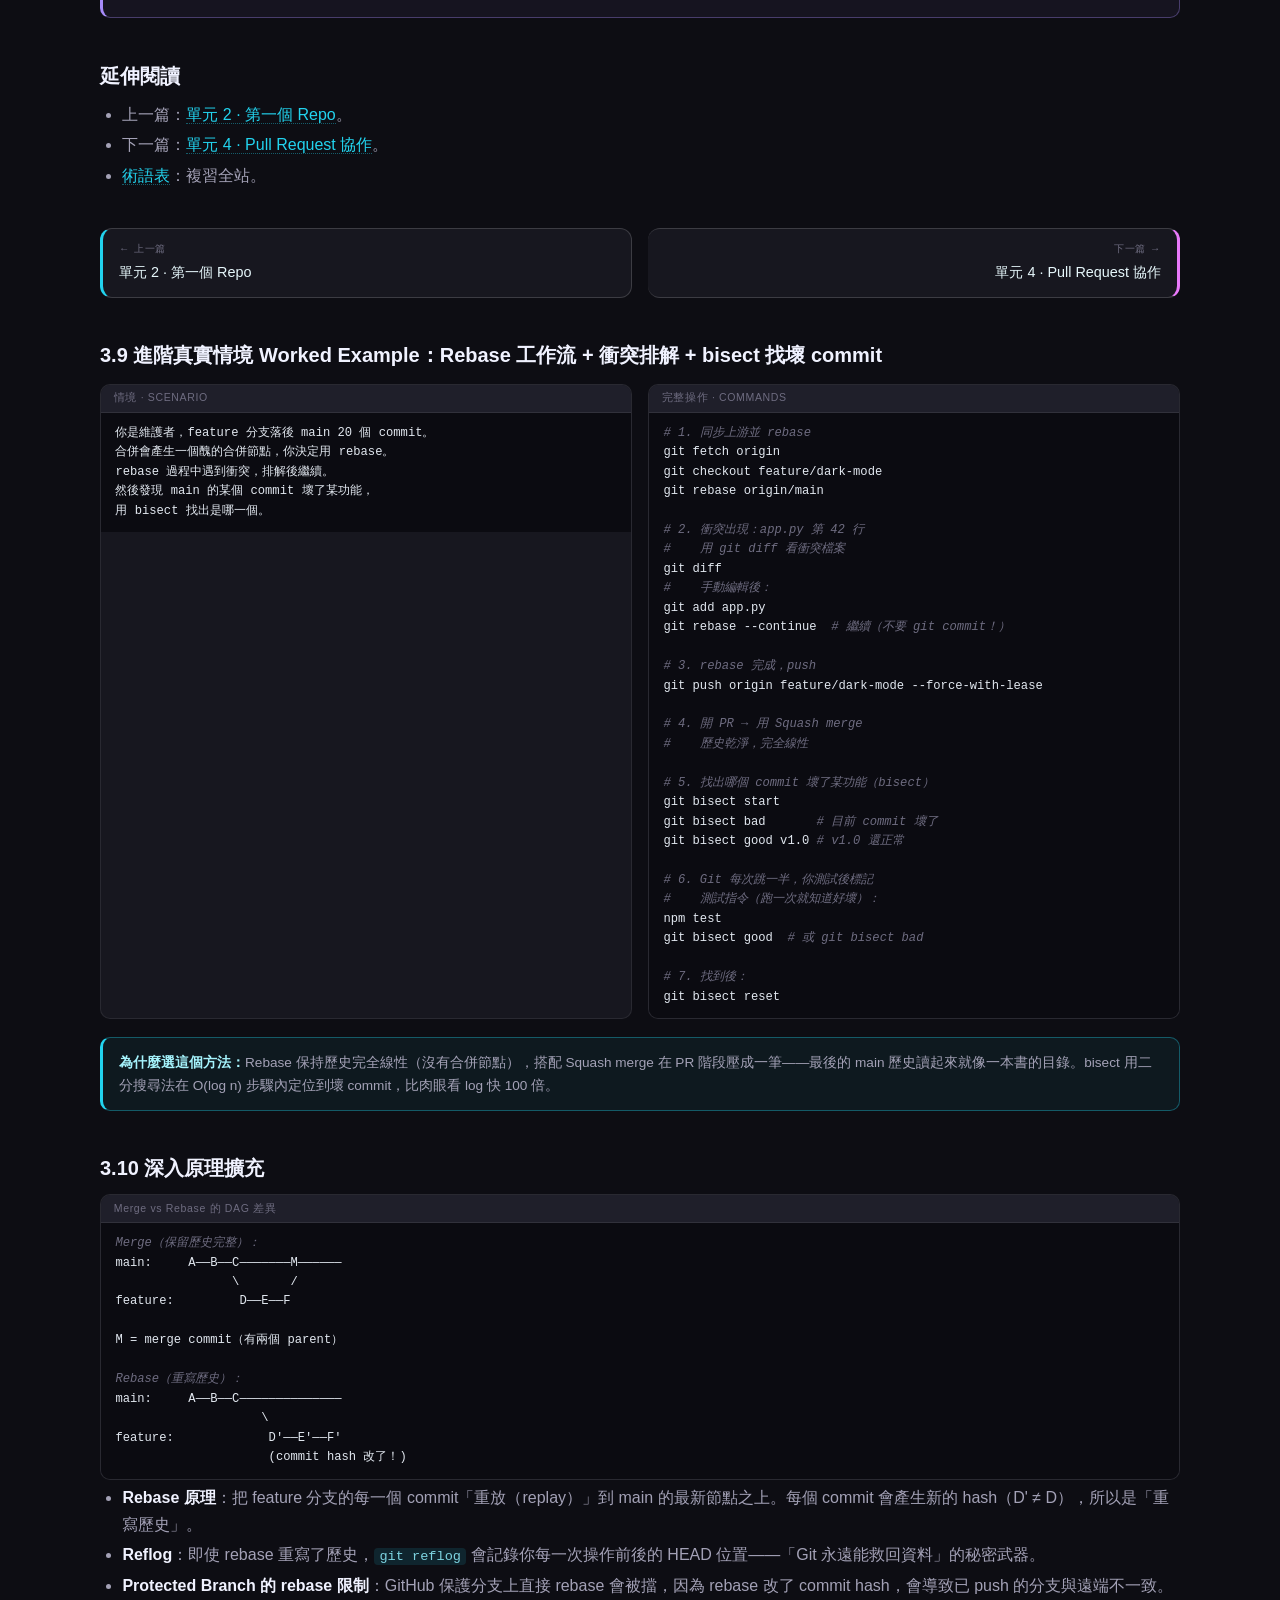
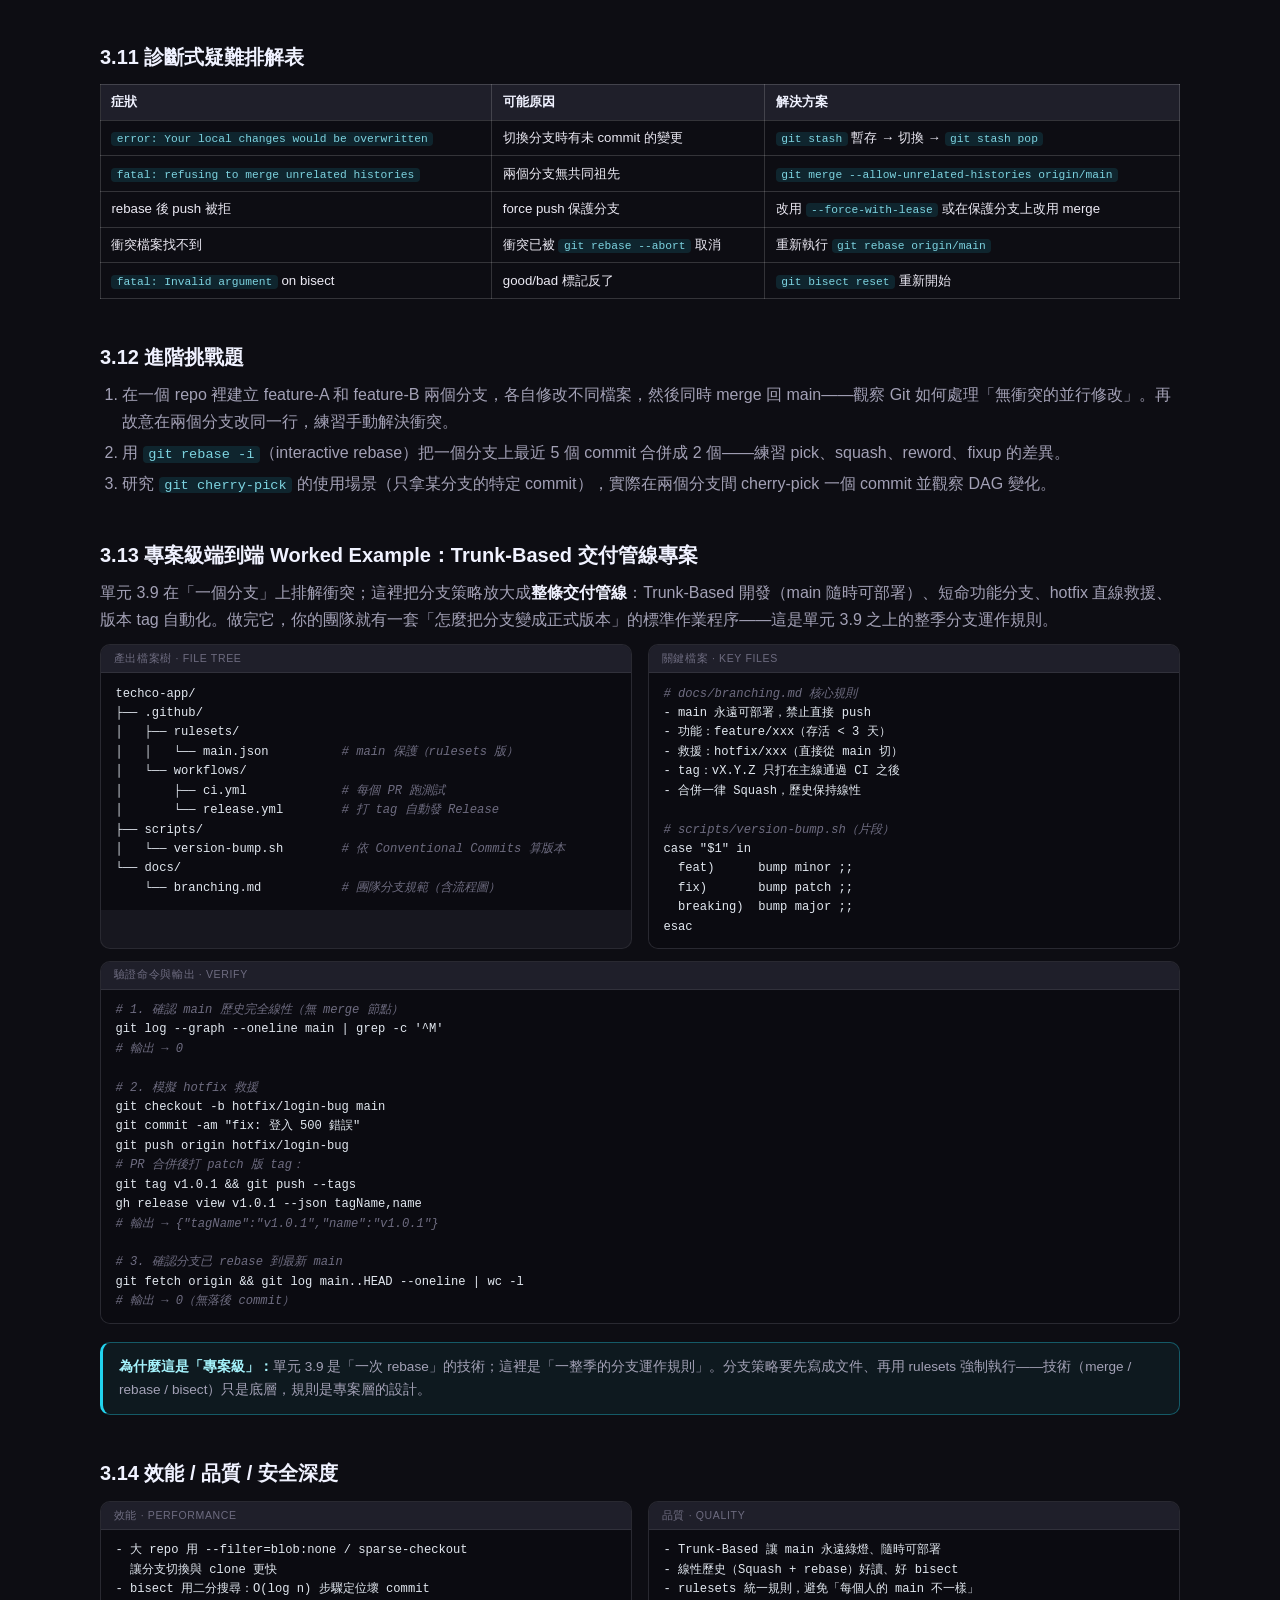
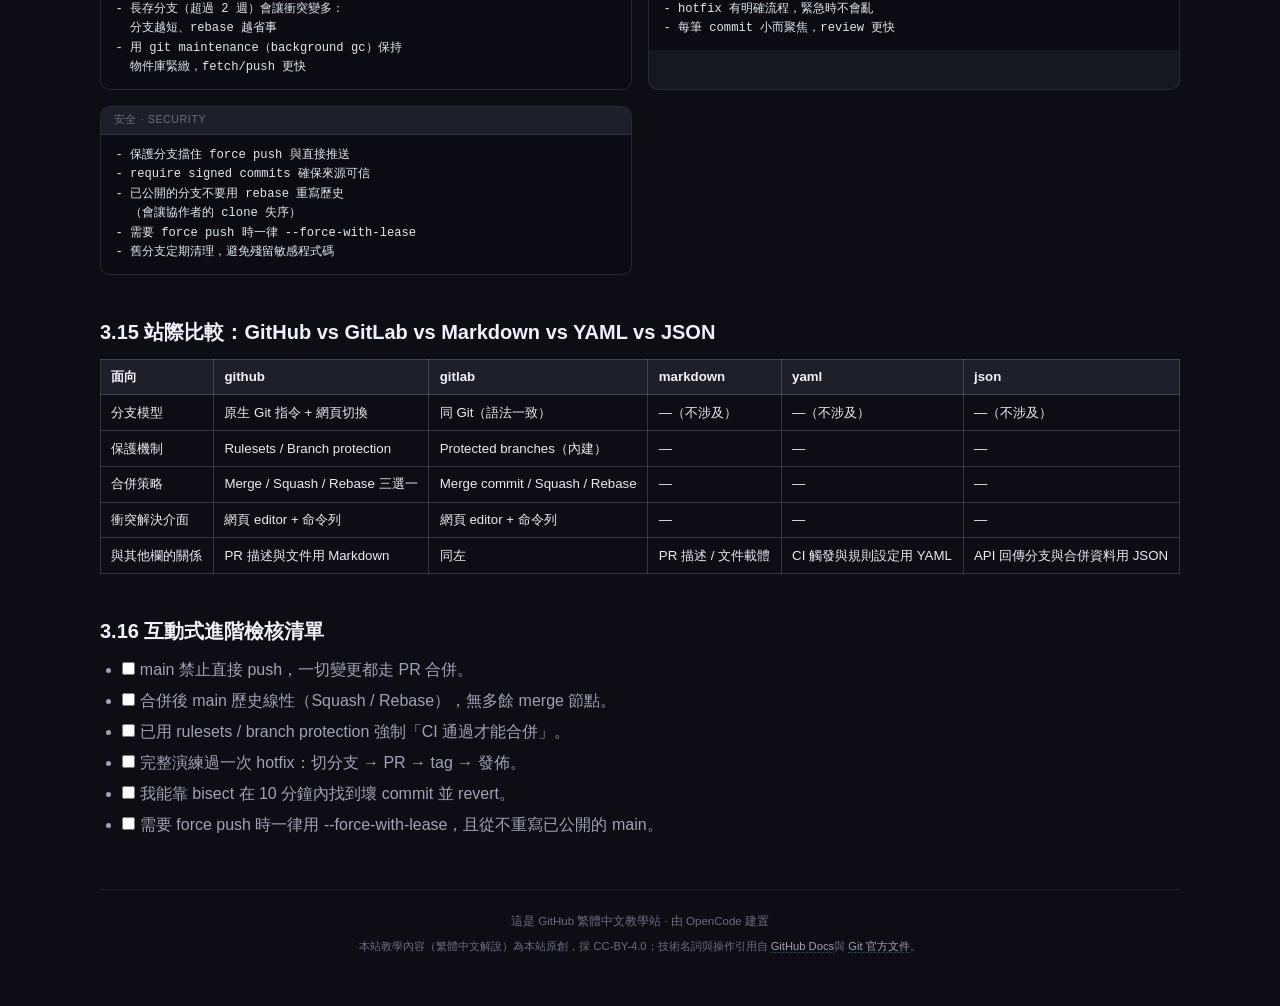
<file: docs/unit-03-branches-merge.html>
<!DOCTYPE html>
<html lang="zh-Hant">
<head>
<meta charset="UTF-8">
<meta name="viewport" content="width=device-width, initial-scale=1.0">
<title>單元 3 · 分支與合併 · GitHub 繁體中文教學站</title>
<meta name="description" content="分支原理、branch/checkout、merge、pull、衝突處理">
<link rel="icon" type="image/svg+xml" href="../assets/favicon.svg">
<link rel="stylesheet" href="../assets/site.css">
</head>
<body>
<div class="container">
<header>
  <h1>單元 3 · 分支與合併</h1>
  <p class="subtitle">branch、checkout、merge、衝突解決</p>
</header>
<nav class="topnav">
  <a href="../index.html">首頁</a>
  <a href="../map.html">概念地圖</a>
  <a href="../learning-path.html">學習路線</a>
  <a href="../docs/index.html">單元教學</a>
  <a href="../glossary.html">術語表</a>
  <a href="../about.html">關於</a>
</nav><div class="back-link"><a href="index.html">← 單元教學</a></div>
<div class="guide">
<h2>3.1 為什麼需要分支</h2>
<p>多人開發不可能都直接改 main——不然 A 改到一半，B 的變更就疊上來，亂成一團。<strong>分支（branch）</strong>讓每個人、每個功能在<strong>平行的軌道</strong>上開發，互不干擾，最後再<strong>合併（merge）</strong>回主線。</p>
<div class="demo-block">
  <div class="demo-label">分支示意 · DIAGRAM</div>
  <pre>main:     o──o──────────o──────o
               \        / 合併
feature:        o──o──o

主線（main）永遠「穩定可用」；功能在 feature 開發，完成後合併回 main。</pre>
</div>
<div class="callout"><strong>核心原則：</strong>main 要保持「隨時可部署」；一切新東西都先放分支。</div>

<h2>3.2 原理：分支只是「指向 commit 的指標」</h2>
<p>Git 的歷史是一條<strong>commit 鏈</strong>。分支本質上只是<strong>一個會移動的指標（pointer）</strong>，指向某個 commit；<code>HEAD</code> 則指向「你現在站在哪個分支」。所以建立分支<strong>幾乎零成本</strong>——只是做個書籤。</p>
<div class="demo-block">
  <div class="demo-label">概念 · CONCEPT</div>
  <pre>o──o──o──o──o            (main)
        └─────o──o        (feature)

HEAD → feature（目前正在 feature 上工作）
main  → 仍停在「分叉前」的 commit</pre>
</div>
<div class="callout info"><strong>這解釋了為什麼</strong>切換分支那麼快、那麼安全——你只是移動書籤，不是複製檔案。Git 之所以強，就強在「歷史是 DAG、分支是書籤」。</div>

<h2>3.3 分支操作指令</h2>
<div class="demo-block">
  <div class="demo-label">常用指令 · COMMANDS</div>
  <pre>git branch feature-login      <span class="hl-c"># 建立分支</span>
git checkout feature-login    <span class="hl-c"># 切換到該分支</span>
git checkout -b feature-x     <span class="hl-c"># 建立並切換（最常用）</span>
git branch                    <span class="hl-c"># 列出所有分支（* 標示目前位置）</span>
git branch -a                 <span class="hl-c"># 連遠端分支一起列</span>
git branch -d feature-x       <span class="hl-c"># 刪除已合併的分支</span></pre>
</div>
<div class="callout info"><strong>命名慣例：</strong>用「斜線語意」一眼看懂用途——<code>feature/login</code>、<code>fix/typo</code>、<code>chore/deps</code>、<code>docs/readme</code>。</div>

<h2>3.4 合併 · Merge</h2>
<p>把某分支的變更併進「目前所在的分支」。Git 會試著自動合併；只有兩邊<strong>改了同一行</strong>才需要你出手。</p>
<div class="demo-block">
  <div class="demo-label">合併流程 · COMMANDS</div>
  <pre>git checkout main              <span class="hl-c"># 回到主線</span>
git pull                       <span class="hl-c"># 先取得最新（好習慣）</span>
git merge feature-login        <span class="hl-c"># 把功能分支合併進來</span>
git push                       <span class="hl-c"># 上傳合併結果</span></pre>
</div>
<div class="demo-grid">
  <div class="demo-block"><div class="demo-label">成功合併 · NO CONFLICT</div><div class="demo-render">
    <p>✅ <code>Merge made by the 'ort' strategy.</code><br>兩邊改的是「不同檔案 / 不同區段」→ Git 自動完成。</p>
  </div></div>
  <div class="demo-block"><div class="demo-label">衝突 · CONFLICT</div><div class="demo-render">
    <p>⚠️ <code>CONFLICT (content): Merge conflict in app.py</code><br>兩邊改了同一行 → 需要你手動解決。</p>
  </div></div>
</div>

<h2>3.5 Pull：fetch + merge</h2>
<p>團隊協作時，動手前先 <code>git pull</code> 拿別人推的新東西。<code>git pull</code> 其實是兩步的縮寫：</p>
<div class="demo-block">
  <div class="demo-label">Pull 的意義 · EXPLAINED</div>
  <pre>git pull = git fetch + git merge
   fetch：把 GitHub 的資料抓下來（不影響工作區）
   merge：併入你的目前分支</pre>
</div>
<div class="callout warn"><strong>好習慣：</strong>每次開始工作前 <code>git pull</code>，能大幅減少後面的衝突——這是最便宜、最有效的協作規矩。</div>

<h2>3.6 衝突 · Conflict 的產生與解決</h2>
<p>當兩邊<strong>改了同一行程式碼</strong>，Git 不知道該留哪邊，就產生衝突——這<strong>不是錯誤</strong>，是 Git 在請你「做人工判斷」。先看懂標記：</p>
<div class="demo-block">
  <div class="demo-label">衝突標記 · CONFLICT MARKS</div>
  <pre><span class="hl-c">&lt;&lt;&lt;&lt;&lt;&lt;&lt; HEAD</span>          <span class="hl-c"># 目前分支（main）的版本</span>
price = 100
<span class="hl-c">=======</span>                 <span class="hl-c"># 分隔線</span>
price = 120
<span class="hl-c">&gt;&gt;&gt;&gt;&gt;&gt;&gt; feature-x</span>    <span class="hl-c"># 被合併分支的版本</span></pre>
</div>
<p>解決步驟：</p>
<ol>
<li>打開衝突檔案，找到 <code>&lt;&lt;&lt;</code> / <code>&gt;&gt;&gt;</code> 標記。</li>
<li>決定保留哪邊（或兩邊都留），<strong>刪掉三行標記</strong>。</li>
<li><code>git add</code> 該檔案。</li>
<li><code>git commit</code> 完成合併（不要自己寫 merge message 也行，Git 會給預設）。</li>
</ol>
<div class="callout"><strong>衝突不是壞事：</strong>代表兩個人都動了同一處——「必須人工判斷」是正常的。維持<strong>小 commit</strong>、<strong>頻繁 pull</strong>、<strong>同一區域少人同時改</strong>，衝突就會又少又好解。</div>

<h2>3.7 把分支推上 GitHub</h2>
<div class="demo-block">
  <div class="demo-label">推分支 · COMMANDS</div>
  <pre>git push -u origin feature-login   <span class="hl-c"># 第一次推新分支</span>
git push                           <span class="hl-c"># 之後直接推</span></pre>
</div>
<p class="hint">推到 GitHub 後，下一步通常就是開一個 <strong>Pull Request</strong>——下一單元的主題。</p>

<h2>3.8 Worked Example：完整分支開發</h2>
<div class="demo-grid">
  <div class="demo-block"><div class="demo-label">練習 · PRACTICE</div><pre>git checkout -b feature/greeting
echo "print('hello')" &gt;&gt; app.py
git add app.py
git commit -m "feat: add greeting"
git checkout main
git pull
git merge feature/greeting
git push
git branch -d feature/greeting   <span class="hl-c"># 合併完可刪</span></pre></div>
  <div class="demo-block"><div class="demo-label">驗收 · ACCEPT</div><div class="demo-render">
    <p>✅ 分支建立／切換成功<br>✅ main 合併後含新內容<br>✅ <code>git log --graph --oneline</code> 看得到合併<br>✅ 已刪除合併完的分支</p>
  </div></div>
</div>
<div class="callout"><strong>進階練習：</strong>故意製造一次衝突——在兩個分支分別把 <code>app.py</code> 同一行改成不同值，再 merge，練習走完「看標記 → 人工判斷 → add → commit」四步。</div>

  <div class="outcome">
    <strong>看完這單元你應該能說出：</strong>
    <ul><li>解釋分支的原理（指向 commit 的指標）與為什麼需要分支。</li><li>寫出建立、切換、列出、刪除分支的指令。</li><li>說出 merge、pull（fetch + merge）的意義與關係。</li><li>看懂衝突標記並獨立完成一次衝突解決。</li><li>遵守「動手前先 pull、小步提交」的協作好習慣。</li></ul>
  </div>

  <h2>延伸閱讀</h2>
  <ul>
<li>上一篇：<a href="unit-02-first-repo.html">單元 2 · 第一個 Repo</a>。</li>
<li>下一篇：<a href="unit-04-pull-request.html">單元 4 · Pull Request 協作</a>。</li>
<li><a href="../glossary.html">術語表</a>：複習全站。</li>
</ul>

<div class="next-prev">
    <a href="unit-02-first-repo.html"><div class="np-label">← 上一篇</div><div class="np-name">單元 2 · 第一個 Repo</div></a>
    <a class="np-next" href="unit-04-pull-request.html"><div class="np-label">下一篇 →</div><div class="np-name">單元 4 · Pull Request 協作</div></a>
</div>
<h2>3.9 進階真實情境 Worked Example：Rebase 工作流 + 衝突排解 + bisect 找壞 commit</h2>
<div class="demo-grid">
  <div class="demo-block"><div class="demo-label">情境 · SCENARIO</div><pre>你是維護者，feature 分支落後 main 20 個 commit。
合併會產生一個醜的合併節點，你決定用 rebase。
rebase 過程中遇到衝突，排解後繼續。
然後發現 main 的某個 commit 壞了某功能，
用 bisect 找出是哪一個。</pre></div>
  <div class="demo-block"><div class="demo-label">完整操作 · COMMANDS</div><pre><span class="hl-c"># 1. 同步上游並 rebase</span>
git fetch origin
git checkout feature/dark-mode
git rebase origin/main

<span class="hl-c"># 2. 衝突出現：app.py 第 42 行</span>
<span class="hl-c">#    用 git diff 看衝突檔案</span>
git diff
<span class="hl-c">#    手動編輯後：</span>
git add app.py
git rebase --continue  <span class="hl-c"># 繼續（不要 git commit！）</span>

<span class="hl-c"># 3. rebase 完成，push</span>
git push origin feature/dark-mode --force-with-lease

<span class="hl-c"># 4. 開 PR → 用 Squash merge</span>
<span class="hl-c">#    歷史乾淨，完全線性</span>

<span class="hl-c"># 5. 找出哪個 commit 壞了某功能（bisect）</span>
git bisect start
git bisect bad       <span class="hl-c"># 目前 commit 壞了</span>
git bisect good v1.0 <span class="hl-c"># v1.0 還正常</span>

<span class="hl-c"># 6. Git 每次跳一半，你測試後標記</span>
<span class="hl-c">#    測試指令（跑一次就知道好壞）：</span>
npm test
git bisect good  <span class="hl-c"># 或 git bisect bad</span>

<span class="hl-c"># 7. 找到後：</span>
git bisect reset</pre></div>
</div>
<div class="callout info"><strong>為什麼選這個方法：</strong>Rebase 保持歷史完全線性（沒有合併節點），搭配 Squash merge 在 PR 階段壓成一筆——最後的 main 歷史讀起來就像一本書的目錄。bisect 用二分搜尋法在 O(log n) 步驟內定位到壞 commit，比肉眼看 log 快 100 倍。</div>

<h2>3.10 深入原理擴充</h2>
<div class="demo-block">
  <div class="demo-label">Merge vs Rebase 的 DAG 差異</div>
  <pre><span class="hl-c">Merge（保留歷史完整）：</span>
main:     A──B──C───────M──────
                \       /
feature:         D──E──F

M = merge commit（有兩個 parent）

<span class="hl-c">Rebase（重寫歷史）：</span>
main:     A──B──C──────────────
                    \
feature:             D'──E'──F'
                     (commit hash 改了！)</pre>
</div>
<ul>
  <li><strong>Rebase 原理</strong>：把 feature 分支的每一個 commit「重放（replay）」到 main 的最新節點之上。每個 commit 會產生新的 hash（D' ≠ D），所以是「重寫歷史」。</li>
  <li><strong>Reflog</strong>：即使 rebase 重寫了歷史，<code>git reflog</code> 會記錄你每一次操作前後的 HEAD 位置——「Git 永遠能救回資料」的秘密武器。</li>
  <li><strong>Protected Branch 的 rebase 限制</strong>：GitHub 保護分支上直接 rebase 會被擋，因為 rebase 改了 commit hash，會導致已 push 的分支與遠端不一致。</li>
</ul>

<h2>3.11 診斷式疑難排解表</h2>
<table>
<tr><th>症狀</th><th>可能原因</th><th>解決方案</th></tr>
<tr><td><code>error: Your local changes would be overwritten</code></td><td>切換分支時有未 commit 的變更</td><td><code>git stash</code> 暫存 → 切換 → <code>git stash pop</code></td></tr>
<tr><td><code>fatal: refusing to merge unrelated histories</code></td><td>兩個分支無共同祖先</td><td><code>git merge --allow-unrelated-histories origin/main</code></td></tr>
<tr><td>rebase 後 push 被拒</td><td>force push 保護分支</td><td>改用 <code>--force-with-lease</code> 或在保護分支上改用 merge</td></tr>
<tr><td>衝突檔案找不到</td><td>衝突已被 <code>git rebase --abort</code> 取消</td><td>重新執行 <code>git rebase origin/main</code></td></tr>
<tr><td><code>fatal: Invalid argument</code> on bisect</td><td>good/bad 標記反了</td><td><code>git bisect reset</code> 重新開始</td></tr>
</table>

<h2>3.12 進階挑戰題</h2>
<ol>
  <li>在一個 repo 裡建立 feature-A 和 feature-B 兩個分支，各自修改不同檔案，然後同時 merge 回 main——觀察 Git 如何處理「無衝突的並行修改」。再故意在兩個分支改同一行，練習手動解決衝突。</li>
  <li>用 <code>git rebase -i</code>（interactive rebase）把一個分支上最近 5 個 commit 合併成 2 個——練習 pick、squash、reword、fixup 的差異。</li>
  <li>研究 <code>git cherry-pick</code> 的使用場景（只拿某分支的特定 commit），實際在兩個分支間 cherry-pick 一個 commit 並觀察 DAG 變化。</li>
</ol>

<h2>3.13 專案級端到端 Worked Example：Trunk-Based 交付管線專案</h2>
<p>單元 3.9 在「一個分支」上排解衝突；這裡把分支策略放大成<strong>整條交付管線</strong>：Trunk-Based 開發（main 隨時可部署）、短命功能分支、hotfix 直線救援、版本 tag 自動化。做完它，你的團隊就有一套「怎麼把分支變成正式版本」的標準作業程序——這是單元 3.9 之上的整季分支運作規則。</p>
<div class="demo-grid">
  <div class="demo-block"><div class="demo-label">產出檔案樹 · FILE TREE</div><pre>techco-app/
├── .github/
│   ├── rulesets/
│   │   └── main.json          <span class="hl-c"># main 保護（rulesets 版）</span>
│   └── workflows/
│       ├── ci.yml             <span class="hl-c"># 每個 PR 跑測試</span>
│       └── release.yml        <span class="hl-c"># 打 tag 自動發 Release</span>
├── scripts/
│   └── version-bump.sh        <span class="hl-c"># 依 Conventional Commits 算版本</span>
└── docs/
    └── branching.md           <span class="hl-c"># 團隊分支規範（含流程圖）</span></pre></div>
  <div class="demo-block"><div class="demo-label">關鍵檔案 · KEY FILES</div><pre><span class="hl-c"># docs/branching.md 核心規則</span>
- main 永遠可部署，禁止直接 push
- 功能：feature/xxx（存活 &lt; 3 天）
- 救援：hotfix/xxx（直接從 main 切）
- tag：vX.Y.Z 只打在主線通過 CI 之後
- 合併一律 Squash，歷史保持線性

<span class="hl-c"># scripts/version-bump.sh（片段）</span>
case "$1" in
  feat)      bump minor ;;
  fix)       bump patch ;;
  breaking)  bump major ;;
esac</pre></div>
</div>
<div class="demo-block">
  <div class="demo-label">驗證命令與輸出 · VERIFY</div>
  <pre><span class="hl-c"># 1. 確認 main 歷史完全線性（無 merge 節點）</span>
git log --graph --oneline main | grep -c '^M'
<span class="hl-c"># 輸出 → 0</span>

<span class="hl-c"># 2. 模擬 hotfix 救援</span>
git checkout -b hotfix/login-bug main
git commit -am "fix: 登入 500 錯誤"
git push origin hotfix/login-bug
<span class="hl-c"># PR 合併後打 patch 版 tag：</span>
git tag v1.0.1 && git push --tags
gh release view v1.0.1 --json tagName,name
<span class="hl-c"># 輸出 → {"tagName":"v1.0.1","name":"v1.0.1"}</span>

<span class="hl-c"># 3. 確認分支已 rebase 到最新 main</span>
git fetch origin && git log main..HEAD --oneline | wc -l
<span class="hl-c"># 輸出 → 0（無落後 commit）</span></pre>
</div>
<div class="callout info"><strong>為什麼這是「專案級」：</strong>單元 3.9 是「一次 rebase」的技術；這裡是「一整季的分支運作規則」。分支策略要先寫成文件、再用 rulesets 強制執行——技術（merge / rebase / bisect）只是底層，規則是專案層的設計。</div>

<h2>3.14 效能 / 品質 / 安全深度</h2>
<div class="demo-grid">
  <div class="demo-block"><div class="demo-label">效能 · PERFORMANCE</div><pre>- 大 repo 用 --filter=blob:none / sparse-checkout
  讓分支切換與 clone 更快
- bisect 用二分搜尋：O(log n) 步驟定位壞 commit
- 長存分支（超過 2 週）會讓衝突變多：
  分支越短、rebase 越省事
- 用 git maintenance（background gc）保持
  物件庫緊緻，fetch/push 更快</pre></div>
  <div class="demo-block"><div class="demo-label">品質 · QUALITY</div><pre>- Trunk-Based 讓 main 永遠綠燈、隨時可部署
- 線性歷史（Squash + rebase）好讀、好 bisect
- rulesets 統一規則，避免「每個人的 main 不一樣」
- hotfix 有明確流程，緊急時不會亂
- 每筆 commit 小而聚焦，review 更快</pre></div>
  <div class="demo-block"><div class="demo-label">安全 · SECURITY</div><pre>- 保護分支擋住 force push 與直接推送
- require signed commits 確保來源可信
- 已公開的分支不要用 rebase 重寫歷史
  （會讓協作者的 clone 失序）
- 需要 force push 時一律 --force-with-lease
- 舊分支定期清理，避免殘留敏感程式碼</pre></div>
</div>

<h2>3.15 站際比較：GitHub vs GitLab vs Markdown vs YAML vs JSON</h2>
<table>
<tr><th>面向</th><th>github</th><th>gitlab</th><th>markdown</th><th>yaml</th><th>json</th></tr>
<tr><td>分支模型</td><td>原生 Git 指令 + 網頁切換</td><td>同 Git（語法一致）</td><td>—（不涉及）</td><td>—（不涉及）</td><td>—（不涉及）</td></tr>
<tr><td>保護機制</td><td>Rulesets / Branch protection</td><td>Protected branches（內建）</td><td>—</td><td>—</td><td>—</td></tr>
<tr><td>合併策略</td><td>Merge / Squash / Rebase 三選一</td><td>Merge commit / Squash / Rebase</td><td>—</td><td>—</td><td>—</td></tr>
<tr><td>衝突解決介面</td><td>網頁 editor + 命令列</td><td>網頁 editor + 命令列</td><td>—</td><td>—</td><td>—</td></tr>
<tr><td>與其他欄的關係</td><td>PR 描述與文件用 Markdown</td><td>同左</td><td>PR 描述 / 文件載體</td><td>CI 觸發與規則設定用 YAML</td><td>API 回傳分支與合併資料用 JSON</td></tr>
</table>

<h2>3.16 互動式進階檢核清單</h2>
<div class="demo-render">
  <ul>
    <li><label><input type="checkbox"> main 禁止直接 push，一切變更都走 PR 合併。</label></li>
    <li><label><input type="checkbox"> 合併後 main 歷史線性（Squash / Rebase），無多餘 merge 節點。</label></li>
    <li><label><input type="checkbox"> 已用 rulesets / branch protection 強制「CI 通過才能合併」。</label></li>
    <li><label><input type="checkbox"> 完整演練過一次 hotfix：切分支 → PR → tag → 發佈。</label></li>
    <li><label><input type="checkbox"> 我能靠 bisect 在 10 分鐘內找到壞 commit 並 revert。</label></li>
    <li><label><input type="checkbox"> 需要 force push 時一律用 --force-with-lease，且從不重寫已公開的 main。</label></li>
  </ul>
</div>

</div>
<footer>這是 GitHub 繁體中文教學站 · 由 OpenCode 建置<br>
  <span class="footer-license">本站教學內容（繁體中文解說）為本站原創，採 CC-BY-4.0；技術名詞與操作引用自 <a href="https://docs.github.com/" rel="noopener">GitHub Docs</a>與 <a href="https://git-scm.com/doc" rel="noopener">Git 官方文件</a>。</span></footer>
</div><link rel="stylesheet" href="../assets/speech.css">
<script src="../assets/speech.js" defer></script>
</body></html>
</file>
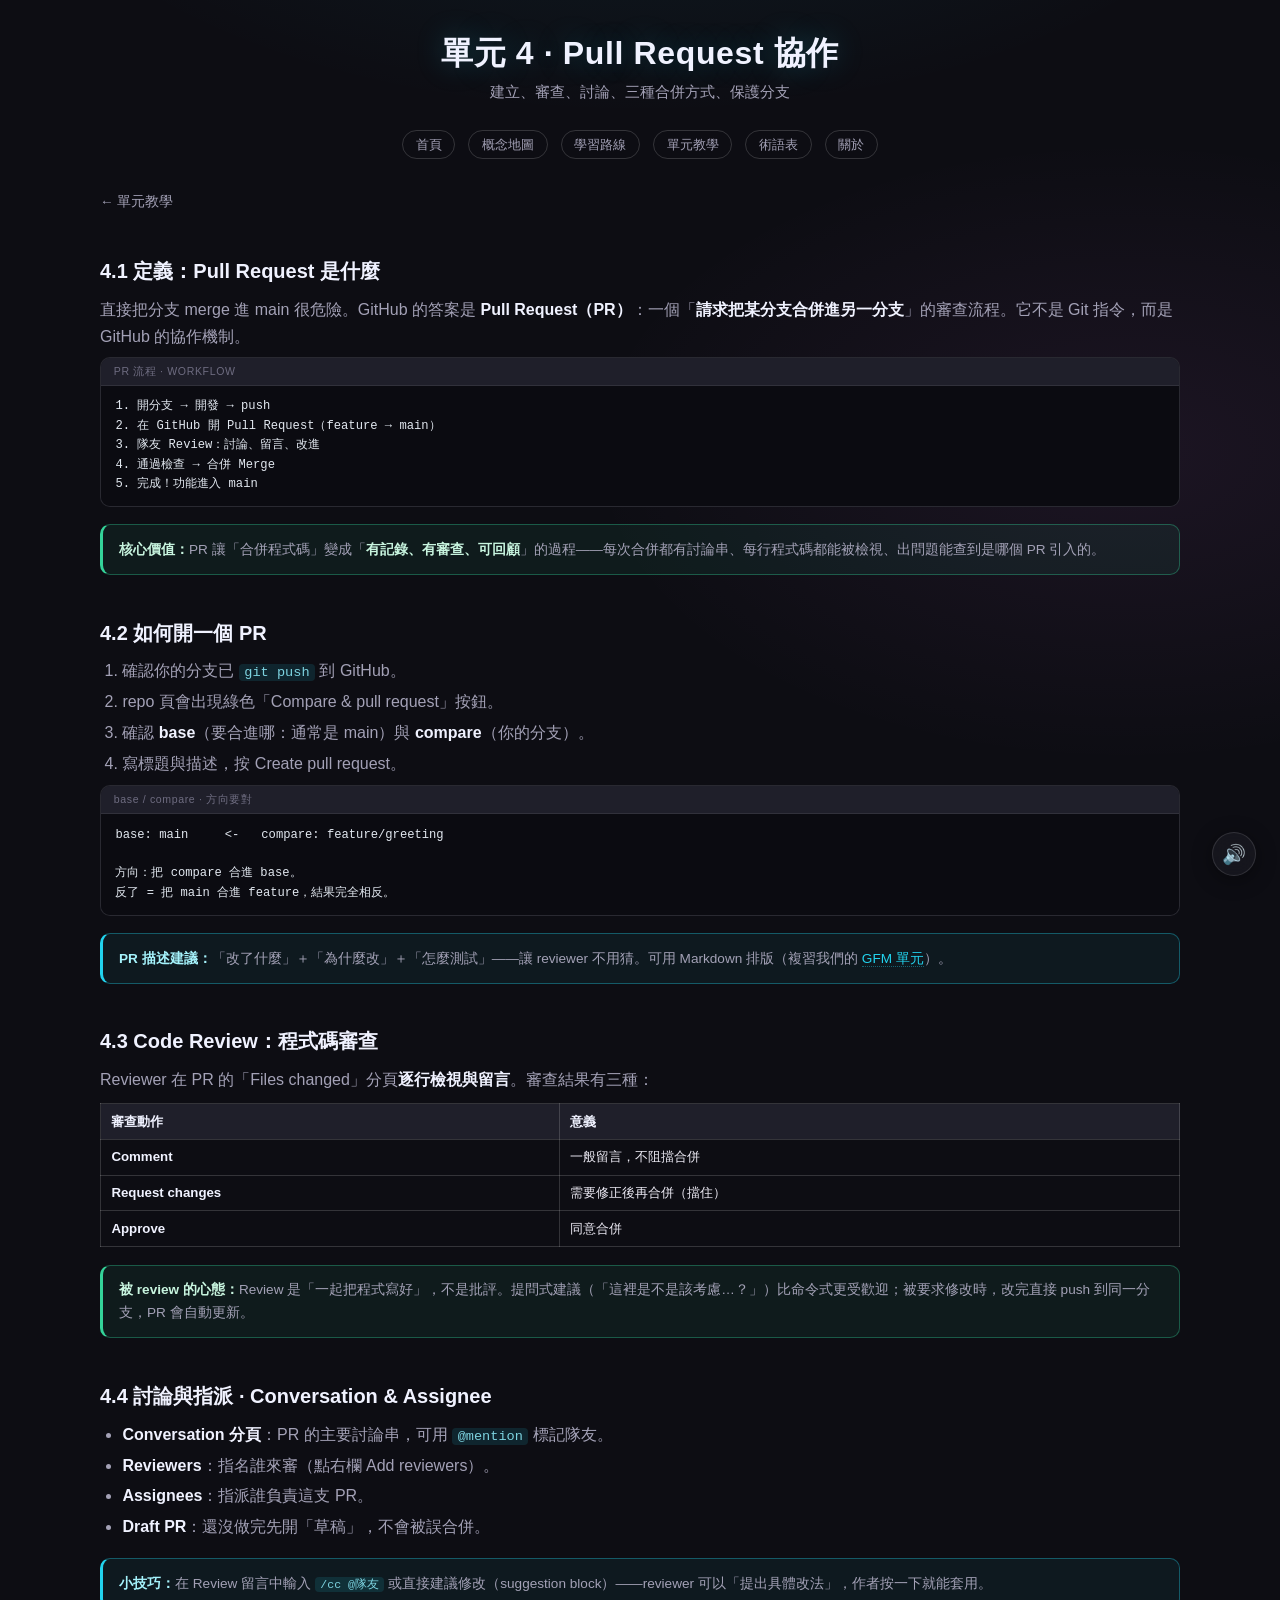
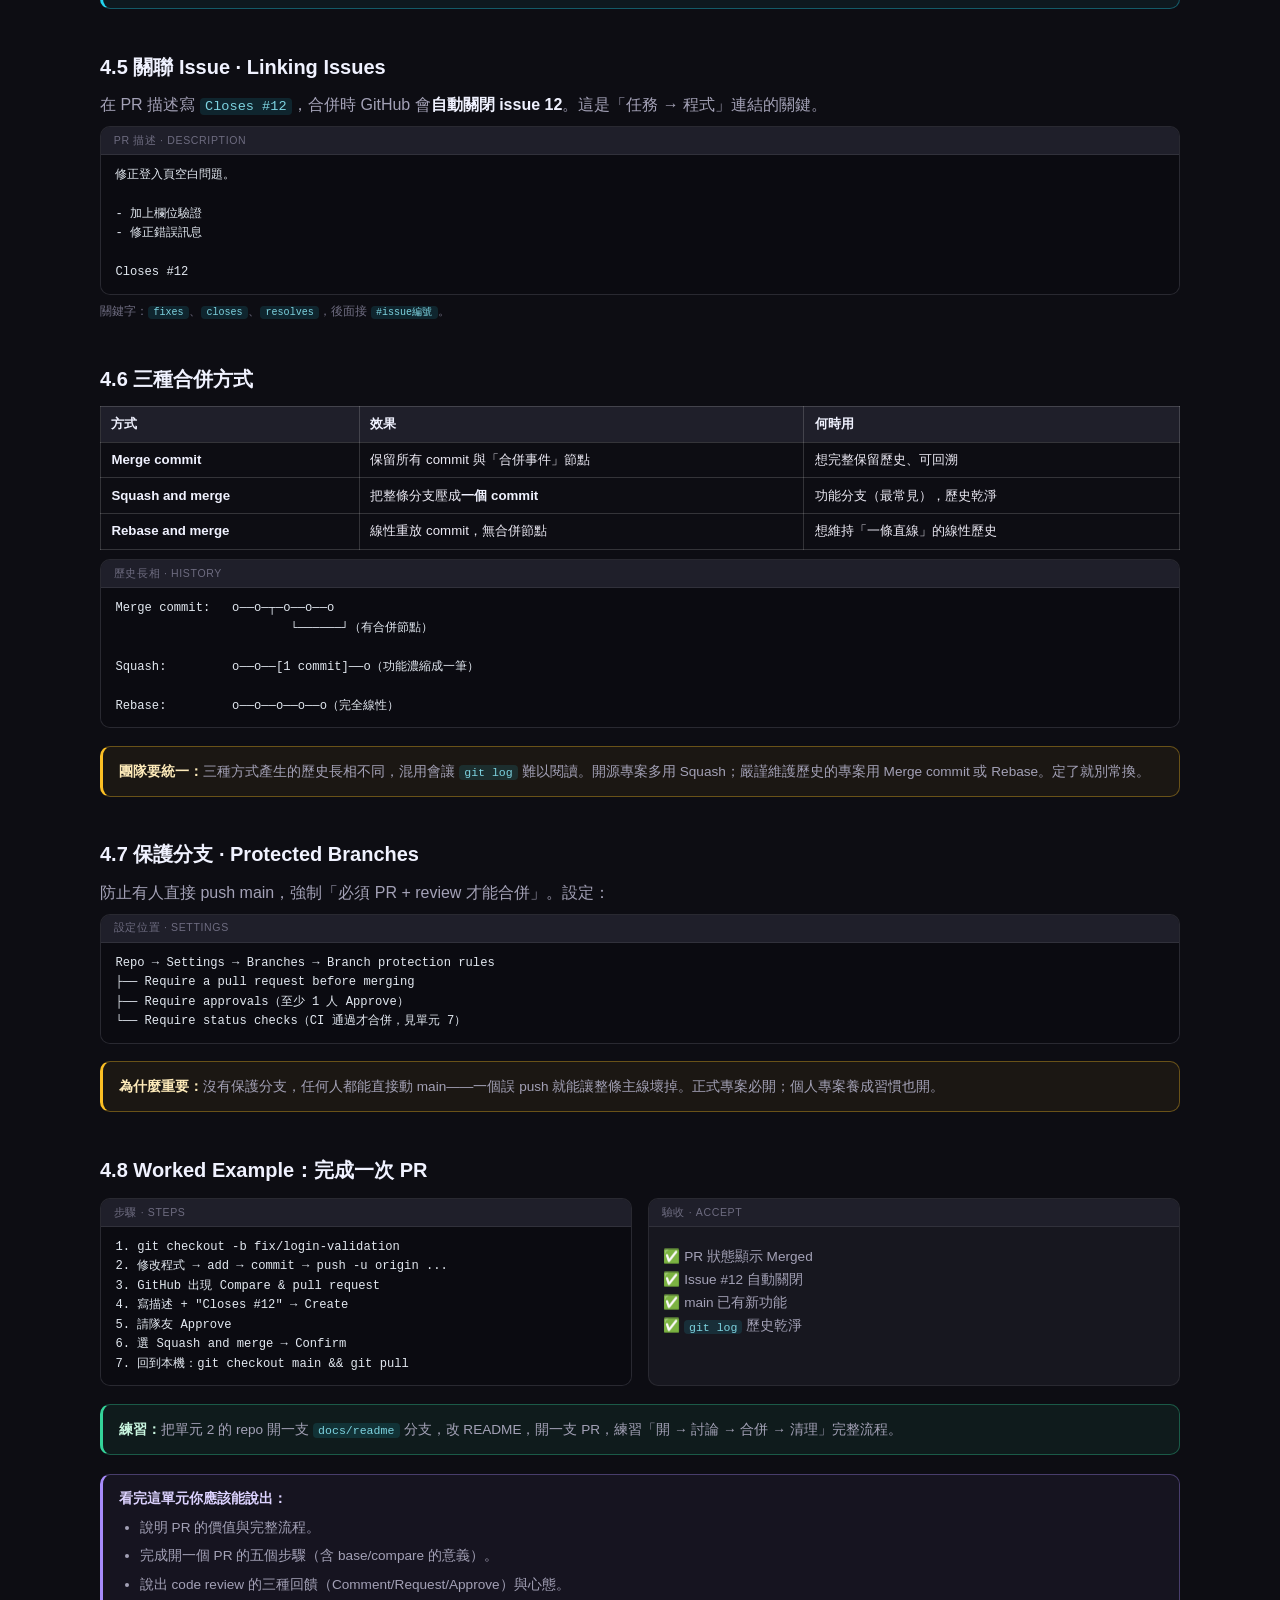
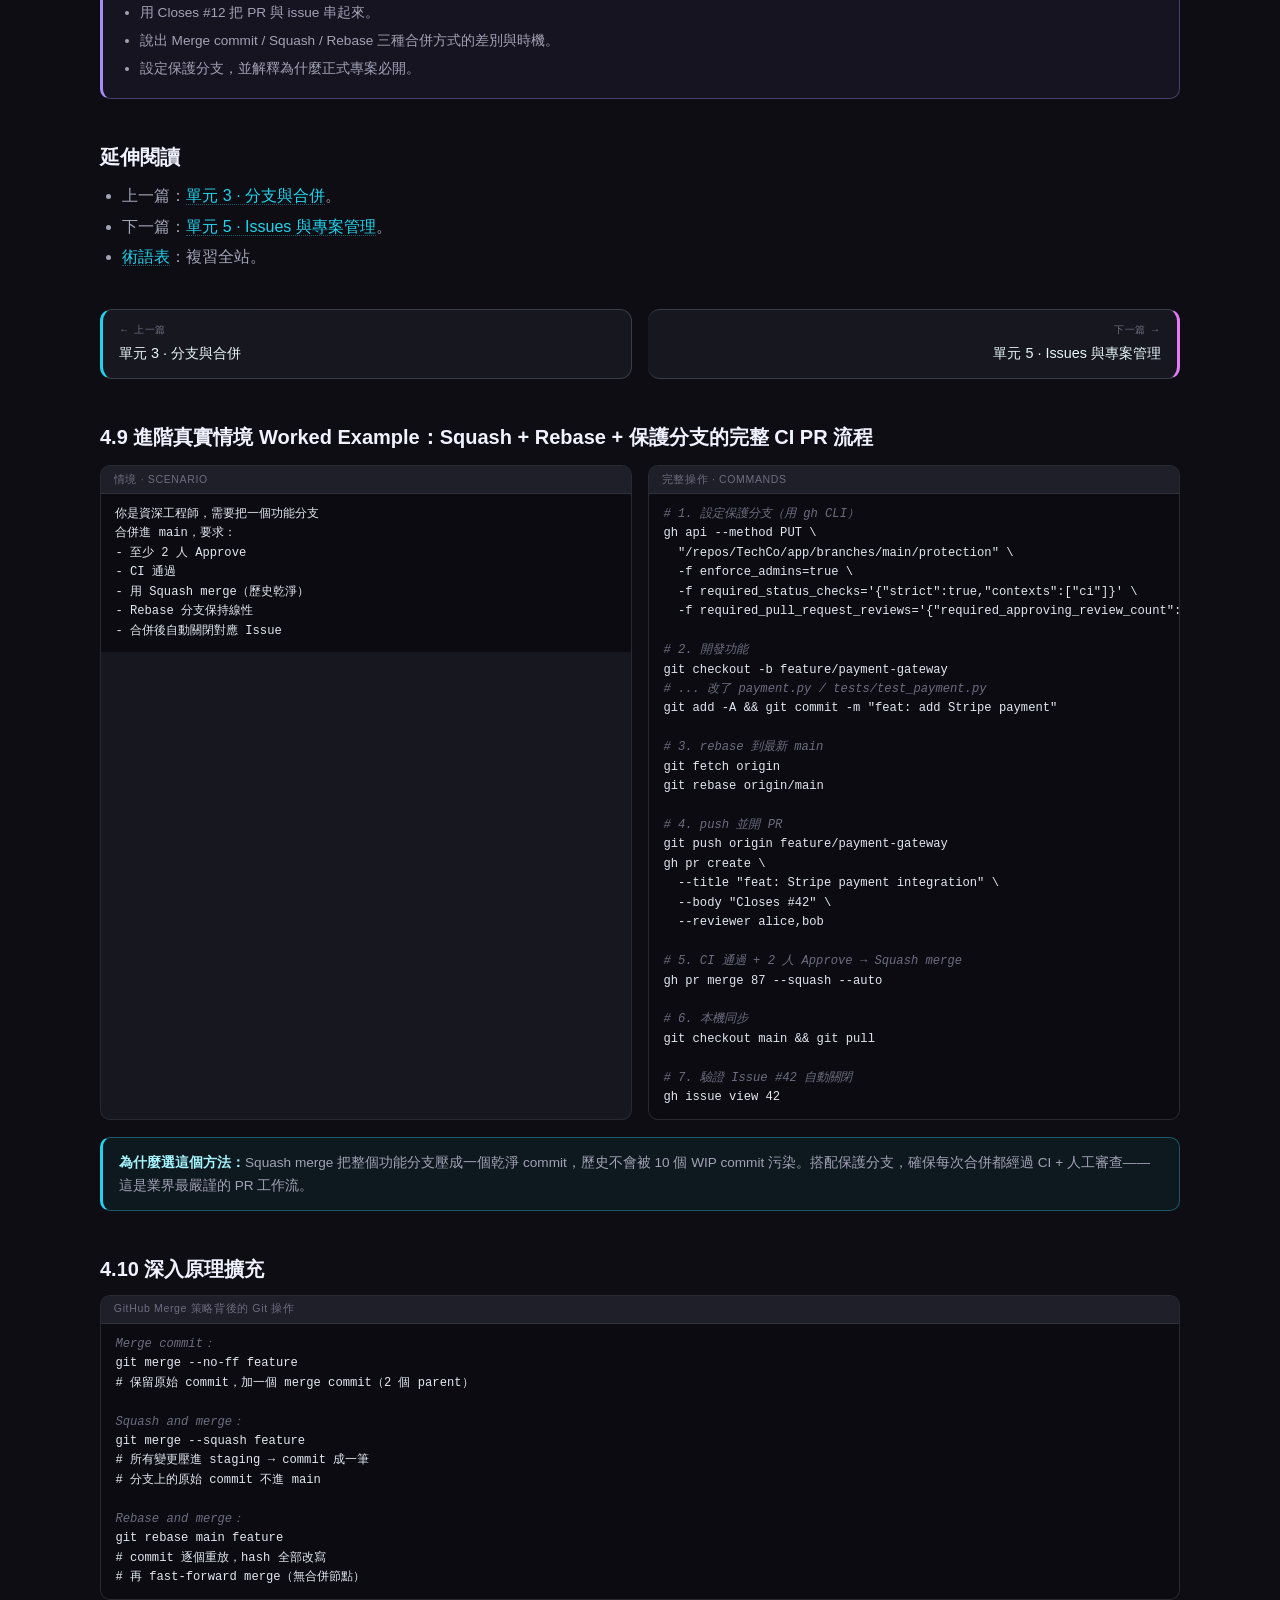
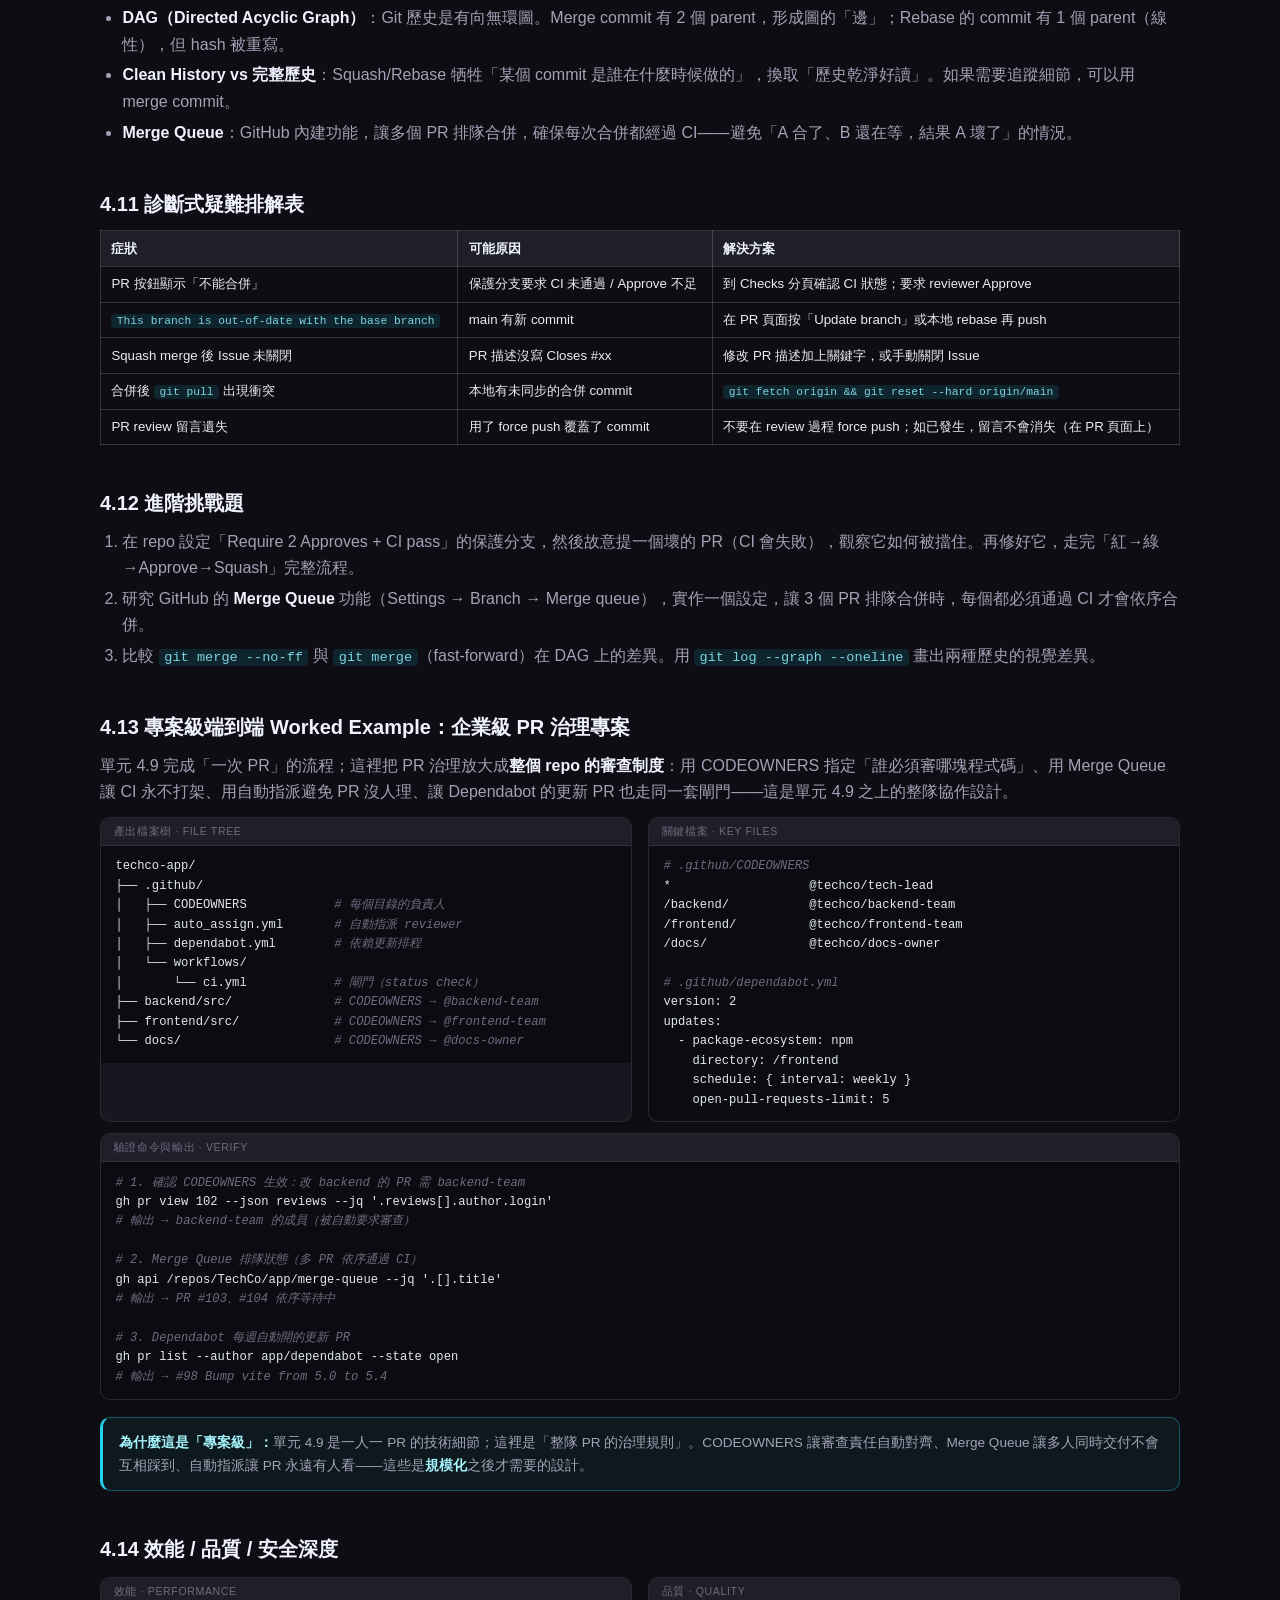
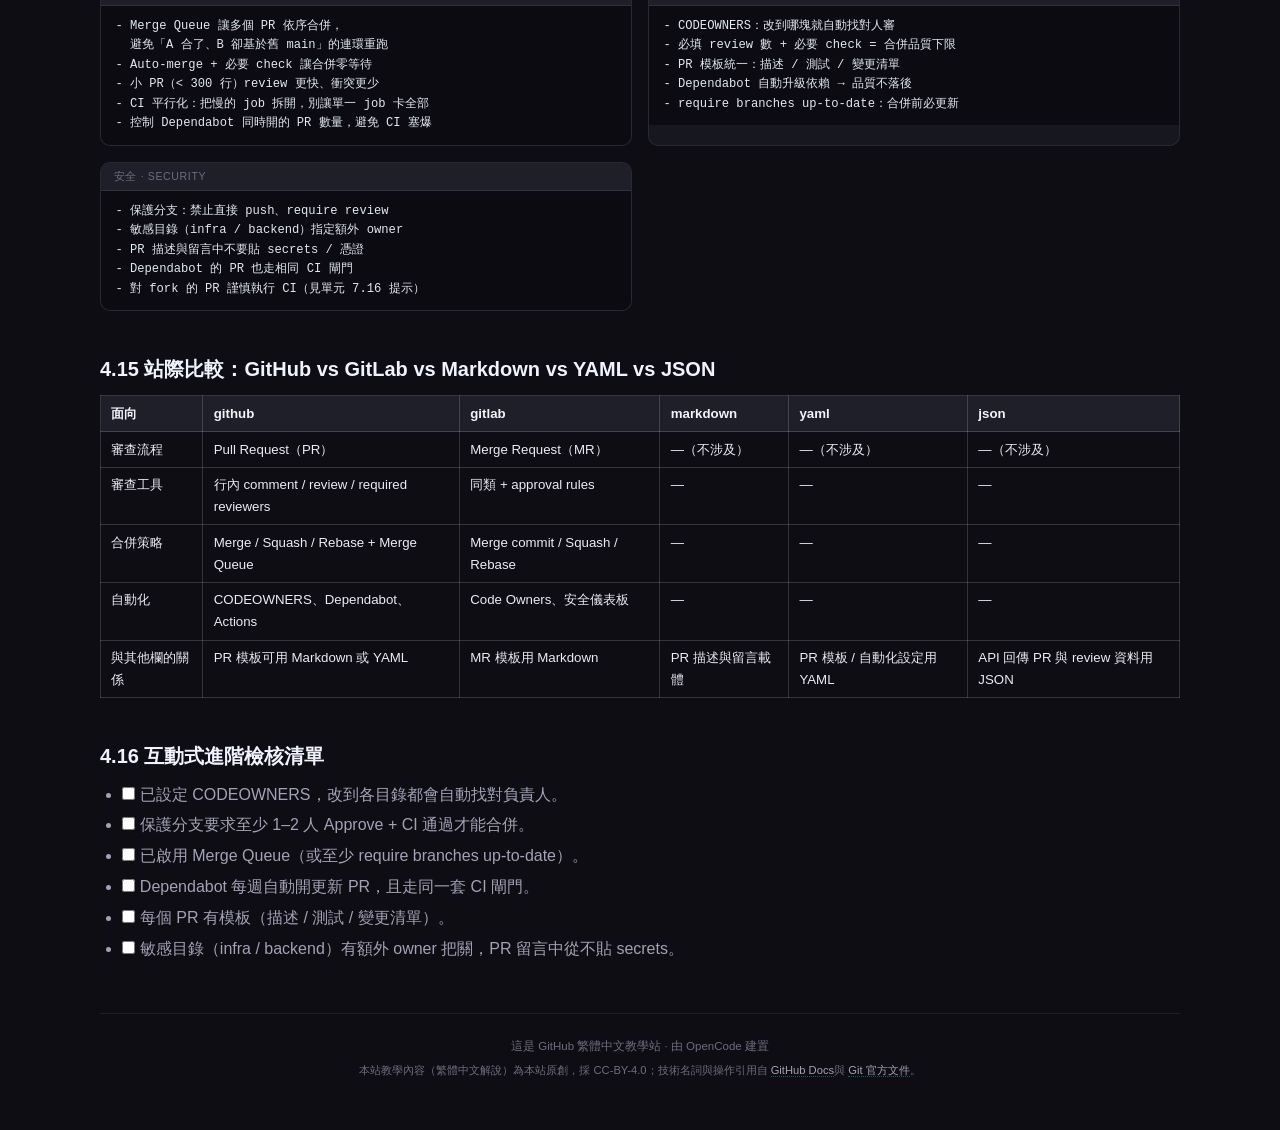
<file: docs/unit-04-pull-request.html>
<!DOCTYPE html>
<html lang="zh-Hant">
<head>
<meta charset="UTF-8">
<meta name="viewport" content="width=device-width, initial-scale=1.0">
<title>單元 4 · Pull Request 協作 · GitHub 繁體中文教學站</title>
<meta name="description" content="PR 流程、code review、squash·rebase·merge、保護分支">
<link rel="icon" type="image/svg+xml" href="../assets/favicon.svg">
<link rel="stylesheet" href="../assets/site.css">
</head>
<body>
<div class="container">
<header>
  <h1>單元 4 · Pull Request 協作</h1>
  <p class="subtitle">建立、審查、討論、三種合併方式、保護分支</p>
</header>
<nav class="topnav">
  <a href="../index.html">首頁</a>
  <a href="../map.html">概念地圖</a>
  <a href="../learning-path.html">學習路線</a>
  <a href="../docs/index.html">單元教學</a>
  <a href="../glossary.html">術語表</a>
  <a href="../about.html">關於</a>
</nav><div class="back-link"><a href="index.html">← 單元教學</a></div>
<div class="guide">
<h2>4.1 定義：Pull Request 是什麼</h2>
<p>直接把分支 merge 進 main 很危險。GitHub 的答案是 <strong>Pull Request（PR）</strong>：一個「<strong>請求把某分支合併進另一分支</strong>」的審查流程。它不是 Git 指令，而是 GitHub 的協作機制。</p>
<div class="demo-block">
  <div class="demo-label">PR 流程 · WORKFLOW</div>
  <pre>1. 開分支 → 開發 → push
2. 在 GitHub 開 Pull Request（feature → main）
3. 隊友 Review：討論、留言、改進
4. 通過檢查 → 合併 Merge
5. 完成！功能進入 main</pre>
</div>
<div class="callout"><strong>核心價值：</strong>PR 讓「合併程式碼」變成「<strong>有記錄、有審查、可回顧</strong>」的過程——每次合併都有討論串、每行程式碼都能被檢視、出問題能查到是哪個 PR 引入的。</div>

<h2>4.2 如何開一個 PR</h2>
<ol>
<li>確認你的分支已 <code>git push</code> 到 GitHub。</li>
<li>repo 頁會出現綠色「Compare &amp; pull request」按鈕。</li>
<li>確認 <strong>base</strong>（要合進哪：通常是 main）與 <strong>compare</strong>（你的分支）。</li>
<li>寫標題與描述，按 Create pull request。</li>
</ol>
<div class="demo-block">
  <div class="demo-label">base / compare · 方向要對</div>
  <pre>base: main     &lt;-   compare: feature/greeting

方向：把 compare 合進 base。
反了 = 把 main 合進 feature，結果完全相反。</pre>
</div>
<div class="callout info"><strong>PR 描述建議：</strong>「改了什麼」＋「為什麼改」＋「怎麼測試」——讓 reviewer 不用猜。可用 Markdown 排版（複習我們的 <a href="https://shumingyang-opencode.github.io/markdown-tech-zh-tw/docs/unit-06-github-flavored-markdown.html" rel="noopener">GFM 單元</a>）。</div>

<h2>4.3 Code Review：程式碼審查</h2>
<p>Reviewer 在 PR 的「Files changed」分頁<strong>逐行檢視與留言</strong>。審查結果有三種：</p>
<table>
<tr><th>審查動作</th><th>意義</th></tr>
<tr><td><strong>Comment</strong></td><td>一般留言，不阻擋合併</td></tr>
<tr><td><strong>Request changes</strong></td><td>需要修正後再合併（擋住）</td></tr>
<tr><td><strong>Approve</strong></td><td>同意合併</td></tr>
</table>
<div class="callout"><strong>被 review 的心態：</strong>Review 是「一起把程式寫好」，不是批評。提問式建議（「這裡是不是該考慮…？」）比命令式更受歡迎；被要求修改時，改完直接 push 到同一分支，PR 會自動更新。</div>

<h2>4.4 討論與指派 · Conversation &amp; Assignee</h2>
<ul>
<li><strong>Conversation 分頁</strong>：PR 的主要討論串，可用 <code>@mention</code> 標記隊友。</li>
<li><strong>Reviewers</strong>：指名誰來審（點右欄 Add reviewers）。</li>
<li><strong>Assignees</strong>：指派誰負責這支 PR。</li>
<li><strong>Draft PR</strong>：還沒做完先開「草稿」，不會被誤合併。</li>
</ul>
<div class="callout info"><strong>小技巧：</strong>在 Review 留言中輸入 <code>/cc @隊友</code> 或直接建議修改（suggestion block）——reviewer 可以「提出具體改法」，作者按一下就能套用。</div>

<h2>4.5 關聯 Issue · Linking Issues</h2>
<p>在 PR 描述寫 <code>Closes #12</code>，合併時 GitHub 會<strong>自動關閉 issue 12</strong>。這是「任務 → 程式」連結的關鍵。</p>
<div class="demo-block">
  <div class="demo-label">PR 描述 · DESCRIPTION</div>
  <pre>修正登入頁空白問題。

- 加上欄位驗證
- 修正錯誤訊息

Closes #12</pre>
</div>
<p class="hint">關鍵字：<code>fixes</code>、<code>closes</code>、<code>resolves</code>，後面接 <code>#issue編號</code>。</p>

<h2>4.6 三種合併方式</h2>
<table>
<tr><th>方式</th><th>效果</th><th>何時用</th></tr>
<tr><td><strong>Merge commit</strong></td><td>保留所有 commit 與「合併事件」節點</td><td>想完整保留歷史、可回溯</td></tr>
<tr><td><strong>Squash and merge</strong></td><td>把整條分支壓成<strong>一個 commit</strong></td><td>功能分支（最常見），歷史乾淨</td></tr>
<tr><td><strong>Rebase and merge</strong></td><td>線性重放 commit，無合併節點</td><td>想維持「一條直線」的線性歷史</td></tr>
</table>
<div class="demo-block">
  <div class="demo-label">歷史長相 · HISTORY</div>
  <pre>Merge commit:   o──o─┬─o──o──o
                        └──────┘（有合併節點）

Squash:         o──o──[1 commit]──o（功能濃縮成一筆）

Rebase:         o──o──o──o──o（完全線性）</pre>
</div>
<div class="callout warn"><strong>團隊要統一：</strong>三種方式產生的歷史長相不同，混用會讓 <code>git log</code> 難以閱讀。開源專案多用 Squash；嚴謹維護歷史的專案用 Merge commit 或 Rebase。定了就別常換。</div>

<h2>4.7 保護分支 · Protected Branches</h2>
<p>防止有人直接 push main，強制「必須 PR + review 才能合併」。設定：</p>
<div class="demo-block">
  <div class="demo-label">設定位置 · SETTINGS</div>
  <pre>Repo → Settings → Branches → Branch protection rules
├── Require a pull request before merging
├── Require approvals（至少 1 人 Approve）
└── Require status checks（CI 通過才合併，見單元 7）</pre>
</div>
<div class="callout warn"><strong>為什麼重要：</strong>沒有保護分支，任何人都能直接動 main——一個誤 push 就能讓整條主線壞掉。正式專案必開；個人專案養成習慣也開。</div>

<h2>4.8 Worked Example：完成一次 PR</h2>
<div class="demo-grid">
  <div class="demo-block"><div class="demo-label">步驟 · STEPS</div><pre>1. git checkout -b fix/login-validation
2. 修改程式 → add → commit → push -u origin ...
3. GitHub 出現 Compare &amp; pull request
4. 寫描述 + "Closes #12" → Create
5. 請隊友 Approve
6. 選 Squash and merge → Confirm
7. 回到本機：git checkout main &amp;&amp; git pull</pre></div>
  <div class="demo-block"><div class="demo-label">驗收 · ACCEPT</div><div class="demo-render">
    <p>✅ PR 狀態顯示 Merged<br>✅ Issue #12 自動關閉<br>✅ main 已有新功能<br>✅ <code>git log</code> 歷史乾淨</p>
  </div></div>
</div>
<div class="callout"><strong>練習：</strong>把單元 2 的 repo 開一支 <code>docs/readme</code> 分支，改 README，開一支 PR，練習「開 → 討論 → 合併 → 清理」完整流程。</div>

  <div class="outcome">
    <strong>看完這單元你應該能說出：</strong>
    <ul><li>說明 PR 的價值與完整流程。</li><li>完成開一個 PR 的五個步驟（含 base/compare 的意義）。</li><li>說出 code review 的三種回饋（Comment/Request/Approve）與心態。</li><li>用 Closes #12 把 PR 與 issue 串起來。</li><li>說出 Merge commit / Squash / Rebase 三種合併方式的差別與時機。</li><li>設定保護分支，並解釋為什麼正式專案必開。</li></ul>
  </div>

  <h2>延伸閱讀</h2>
  <ul>
<li>上一篇：<a href="unit-03-branches-merge.html">單元 3 · 分支與合併</a>。</li>
<li>下一篇：<a href="unit-05-issues-project.html">單元 5 · Issues 與專案管理</a>。</li>
<li><a href="../glossary.html">術語表</a>：複習全站。</li>
</ul>

<div class="next-prev">
    <a href="unit-03-branches-merge.html"><div class="np-label">← 上一篇</div><div class="np-name">單元 3 · 分支與合併</div></a>
    <a class="np-next" href="unit-05-issues-project.html"><div class="np-label">下一篇 →</div><div class="np-name">單元 5 · Issues 與專案管理</div></a>
</div>
<h2>4.9 進階真實情境 Worked Example：Squash + Rebase + 保護分支的完整 CI PR 流程</h2>
<div class="demo-grid">
  <div class="demo-block"><div class="demo-label">情境 · SCENARIO</div><pre>你是資深工程師，需要把一個功能分支
合併進 main，要求：
- 至少 2 人 Approve
- CI 通過
- 用 Squash merge（歷史乾淨）
- Rebase 分支保持線性
- 合併後自動關閉對應 Issue</pre></div>
  <div class="demo-block"><div class="demo-label">完整操作 · COMMANDS</div><pre><span class="hl-c"># 1. 設定保護分支（用 gh CLI）</span>
gh api --method PUT \
  "/repos/TechCo/app/branches/main/protection" \
  -f enforce_admins=true \
  -f required_status_checks='{"strict":true,"contexts":["ci"]}' \
  -f required_pull_request_reviews='{"required_approving_review_count":2}'

<span class="hl-c"># 2. 開發功能</span>
git checkout -b feature/payment-gateway
<span class="hl-c"># ... 改了 payment.py / tests/test_payment.py</span>
git add -A && git commit -m "feat: add Stripe payment"

<span class="hl-c"># 3. rebase 到最新 main</span>
git fetch origin
git rebase origin/main

<span class="hl-c"># 4. push 並開 PR</span>
git push origin feature/payment-gateway
gh pr create \
  --title "feat: Stripe payment integration" \
  --body "Closes #42" \
  --reviewer alice,bob

<span class="hl-c"># 5. CI 通過 + 2 人 Approve → Squash merge</span>
gh pr merge 87 --squash --auto

<span class="hl-c"># 6. 本機同步</span>
git checkout main && git pull

<span class="hl-c"># 7. 驗證 Issue #42 自動關閉</span>
gh issue view 42</pre></div>
</div>
<div class="callout info"><strong>為什麼選這個方法：</strong>Squash merge 把整個功能分支壓成一個乾淨 commit，歷史不會被 10 個 WIP commit 污染。搭配保護分支，確保每次合併都經過 CI + 人工審查——這是業界最嚴謹的 PR 工作流。</div>

<h2>4.10 深入原理擴充</h2>
<div class="demo-block">
  <div class="demo-label">GitHub Merge 策略背後的 Git 操作</div>
  <pre><span class="hl-c">Merge commit：</span>
git merge --no-ff feature
# 保留原始 commit，加一個 merge commit（2 個 parent）

<span class="hl-c">Squash and merge：</span>
git merge --squash feature
# 所有變更壓進 staging → commit 成一筆
# 分支上的原始 commit 不進 main

<span class="hl-c">Rebase and merge：</span>
git rebase main feature
# commit 逐個重放，hash 全部改寫
# 再 fast-forward merge（無合併節點）</pre>
</div>
<ul>
  <li><strong>DAG（Directed Acyclic Graph）</strong>：Git 歷史是有向無環圖。Merge commit 有 2 個 parent，形成圖的「邊」；Rebase 的 commit 有 1 個 parent（線性），但 hash 被重寫。</li>
  <li><strong>Clean History vs 完整歷史</strong>：Squash/Rebase 牺牲「某個 commit 是誰在什麼時候做的」，換取「歷史乾淨好讀」。如果需要追蹤細節，可以用 merge commit。</li>
  <li><strong>Merge Queue</strong>：GitHub 內建功能，讓多個 PR 排隊合併，確保每次合併都經過 CI——避免「A 合了、B 還在等，結果 A 壞了」的情況。</li>
</ul>

<h2>4.11 診斷式疑難排解表</h2>
<table>
<tr><th>症狀</th><th>可能原因</th><th>解決方案</th></tr>
<tr><td>PR 按鈕顯示「不能合併」</td><td>保護分支要求 CI 未通過 / Approve 不足</td><td>到 Checks 分頁確認 CI 狀態；要求 reviewer Approve</td></tr>
<tr><td><code>This branch is out-of-date with the base branch</code></td><td>main 有新 commit</td><td>在 PR 頁面按「Update branch」或本地 rebase 再 push</td></tr>
<tr><td>Squash merge 後 Issue 未關閉</td><td>PR 描述沒寫 Closes #xx</td><td>修改 PR 描述加上關鍵字，或手動關閉 Issue</td></tr>
<tr><td>合併後 <code>git pull</code> 出現衝突</td><td>本地有未同步的合併 commit</td><td><code>git fetch origin && git reset --hard origin/main</code></td></tr>
<tr><td>PR review 留言遺失</td><td>用了 force push 覆蓋了 commit</td><td>不要在 review 過程 force push；如已發生，留言不會消失（在 PR 頁面上）</td></tr>
</table>

<h2>4.12 進階挑戰題</h2>
<ol>
  <li>在 repo 設定「Require 2 Approves + CI pass」的保護分支，然後故意提一個壞的 PR（CI 會失敗），觀察它如何被擋住。再修好它，走完「紅→綠→Approve→Squash」完整流程。</li>
  <li>研究 GitHub 的 <strong>Merge Queue</strong> 功能（Settings → Branch → Merge queue），實作一個設定，讓 3 個 PR 排隊合併時，每個都必須通過 CI 才會依序合併。</li>
  <li>比較 <code>git merge --no-ff</code> 與 <code>git merge</code>（fast-forward）在 DAG 上的差異。用 <code>git log --graph --oneline</code> 畫出兩種歷史的視覺差異。</li>
</ol>

<h2>4.13 專案級端到端 Worked Example：企業級 PR 治理專案</h2>
<p>單元 4.9 完成「一次 PR」的流程；這裡把 PR 治理放大成<strong>整個 repo 的審查制度</strong>：用 CODEOWNERS 指定「誰必須審哪塊程式碼」、用 Merge Queue 讓 CI 永不打架、用自動指派避免 PR 沒人理、讓 Dependabot 的更新 PR 也走同一套閘門——這是單元 4.9 之上的整隊協作設計。</p>
<div class="demo-grid">
  <div class="demo-block"><div class="demo-label">產出檔案樹 · FILE TREE</div><pre>techco-app/
├── .github/
│   ├── CODEOWNERS            <span class="hl-c"># 每個目錄的負責人</span>
│   ├── auto_assign.yml       <span class="hl-c"># 自動指派 reviewer</span>
│   ├── dependabot.yml        <span class="hl-c"># 依賴更新排程</span>
│   └── workflows/
│       └── ci.yml            <span class="hl-c"># 閘門（status check）</span>
├── backend/src/              <span class="hl-c"># CODEOWNERS → @backend-team</span>
├── frontend/src/             <span class="hl-c"># CODEOWNERS → @frontend-team</span>
└── docs/                     <span class="hl-c"># CODEOWNERS → @docs-owner</span></pre></div>
  <div class="demo-block"><div class="demo-label">關鍵檔案 · KEY FILES</div><pre><span class="hl-c"># .github/CODEOWNERS</span>
*                   @techco/tech-lead
/backend/           @techco/backend-team
/frontend/          @techco/frontend-team
/docs/              @techco/docs-owner

<span class="hl-c"># .github/dependabot.yml</span>
version: 2
updates:
  - package-ecosystem: npm
    directory: /frontend
    schedule: { interval: weekly }
    open-pull-requests-limit: 5</pre></div>
</div>
<div class="demo-block">
  <div class="demo-label">驗證命令與輸出 · VERIFY</div>
  <pre><span class="hl-c"># 1. 確認 CODEOWNERS 生效：改 backend 的 PR 需 backend-team</span>
gh pr view 102 --json reviews --jq '.reviews[].author.login'
<span class="hl-c"># 輸出 → backend-team 的成員（被自動要求審查）</span>

<span class="hl-c"># 2. Merge Queue 排隊狀態（多 PR 依序通過 CI）</span>
gh api /repos/TechCo/app/merge-queue --jq '.[].title'
<span class="hl-c"># 輸出 → PR #103、#104 依序等待中</span>

<span class="hl-c"># 3. Dependabot 每週自動開的更新 PR</span>
gh pr list --author app/dependabot --state open
<span class="hl-c"># 輸出 → #98 Bump vite from 5.0 to 5.4</span></pre>
</div>
<div class="callout info"><strong>為什麼這是「專案級」：</strong>單元 4.9 是一人一 PR 的技術細節；這裡是「整隊 PR 的治理規則」。CODEOWNERS 讓審查責任自動對齊、Merge Queue 讓多人同時交付不會互相踩到、自動指派讓 PR 永遠有人看——這些是<strong>規模化</strong>之後才需要的設計。</div>

<h2>4.14 效能 / 品質 / 安全深度</h2>
<div class="demo-grid">
  <div class="demo-block"><div class="demo-label">效能 · PERFORMANCE</div><pre>- Merge Queue 讓多個 PR 依序合併，
  避免「A 合了、B 卻基於舊 main」的連環重跑
- Auto-merge + 必要 check 讓合併零等待
- 小 PR（&lt; 300 行）review 更快、衝突更少
- CI 平行化：把慢的 job 拆開，別讓單一 job 卡全部
- 控制 Dependabot 同時開的 PR 數量，避免 CI 塞爆</pre></div>
  <div class="demo-block"><div class="demo-label">品質 · QUALITY</div><pre>- CODEOWNERS：改到哪塊就自動找對人審
- 必填 review 數 + 必要 check = 合併品質下限
- PR 模板統一：描述 / 測試 / 變更清單
- Dependabot 自動升級依賴 → 品質不落後
- require branches up-to-date：合併前必更新</pre></div>
  <div class="demo-block"><div class="demo-label">安全 · SECURITY</div><pre>- 保護分支：禁止直接 push、require review
- 敏感目錄（infra / backend）指定額外 owner
- PR 描述與留言中不要貼 secrets / 憑證
- Dependabot 的 PR 也走相同 CI 閘門
- 對 fork 的 PR 謹慎執行 CI（見單元 7.16 提示）</pre></div>
</div>

<h2>4.15 站際比較：GitHub vs GitLab vs Markdown vs YAML vs JSON</h2>
<table>
<tr><th>面向</th><th>github</th><th>gitlab</th><th>markdown</th><th>yaml</th><th>json</th></tr>
<tr><td>審查流程</td><td>Pull Request（PR）</td><td>Merge Request（MR）</td><td>—（不涉及）</td><td>—（不涉及）</td><td>—（不涉及）</td></tr>
<tr><td>審查工具</td><td>行內 comment / review / required reviewers</td><td>同類 + approval rules</td><td>—</td><td>—</td><td>—</td></tr>
<tr><td>合併策略</td><td>Merge / Squash / Rebase + Merge Queue</td><td>Merge commit / Squash / Rebase</td><td>—</td><td>—</td><td>—</td></tr>
<tr><td>自動化</td><td>CODEOWNERS、Dependabot、Actions</td><td>Code Owners、安全儀表板</td><td>—</td><td>—</td><td>—</td></tr>
<tr><td>與其他欄的關係</td><td>PR 模板可用 Markdown 或 YAML</td><td>MR 模板用 Markdown</td><td>PR 描述與留言載體</td><td>PR 模板 / 自動化設定用 YAML</td><td>API 回傳 PR 與 review 資料用 JSON</td></tr>
</table>

<h2>4.16 互動式進階檢核清單</h2>
<div class="demo-render">
  <ul>
    <li><label><input type="checkbox"> 已設定 CODEOWNERS，改到各目錄都會自動找對負責人。</label></li>
    <li><label><input type="checkbox"> 保護分支要求至少 1–2 人 Approve + CI 通過才能合併。</label></li>
    <li><label><input type="checkbox"> 已啟用 Merge Queue（或至少 require branches up-to-date）。</label></li>
    <li><label><input type="checkbox"> Dependabot 每週自動開更新 PR，且走同一套 CI 閘門。</label></li>
    <li><label><input type="checkbox"> 每個 PR 有模板（描述 / 測試 / 變更清單）。</label></li>
    <li><label><input type="checkbox"> 敏感目錄（infra / backend）有額外 owner 把關，PR 留言中從不貼 secrets。</label></li>
  </ul>
</div>

</div>
<footer>這是 GitHub 繁體中文教學站 · 由 OpenCode 建置<br>
  <span class="footer-license">本站教學內容（繁體中文解說）為本站原創，採 CC-BY-4.0；技術名詞與操作引用自 <a href="https://docs.github.com/" rel="noopener">GitHub Docs</a>與 <a href="https://git-scm.com/doc" rel="noopener">Git 官方文件</a>。</span></footer>
</div><link rel="stylesheet" href="../assets/speech.css">
<script src="../assets/speech.js" defer></script>
</body></html>
</file>
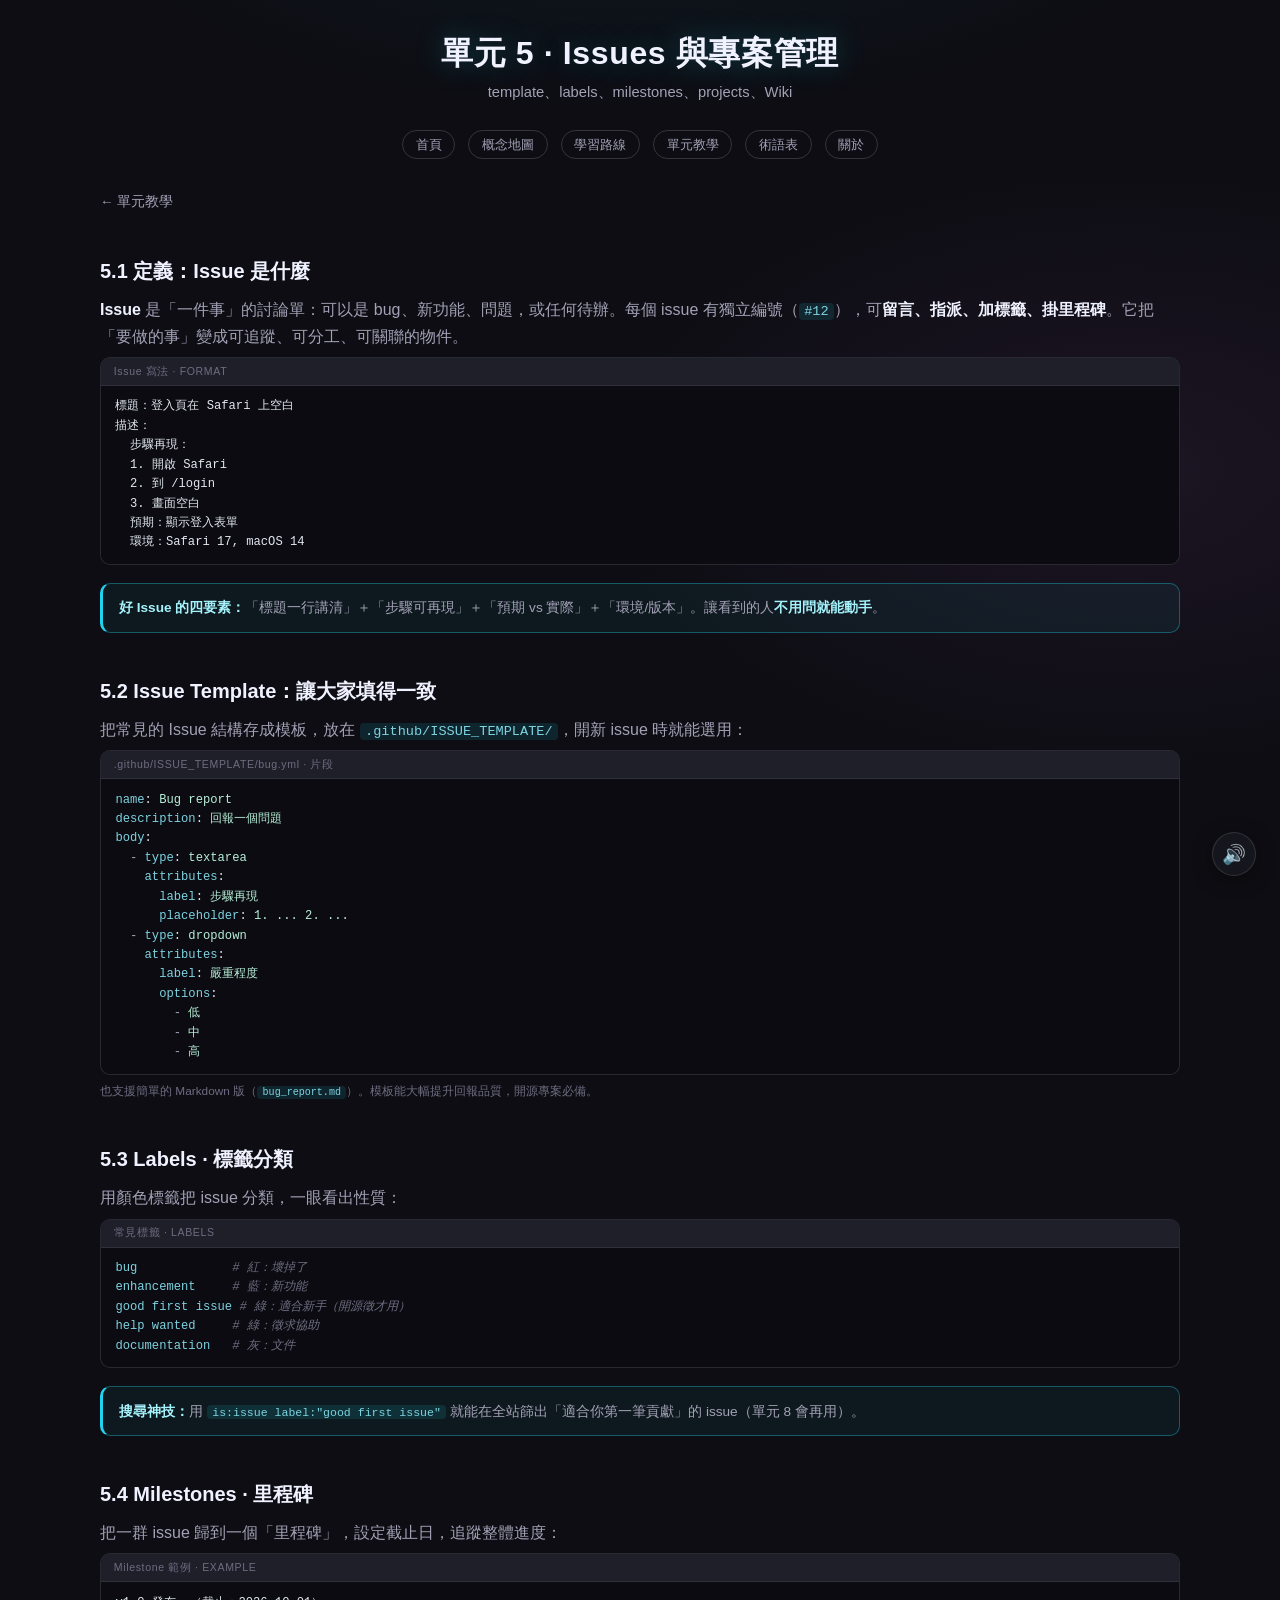
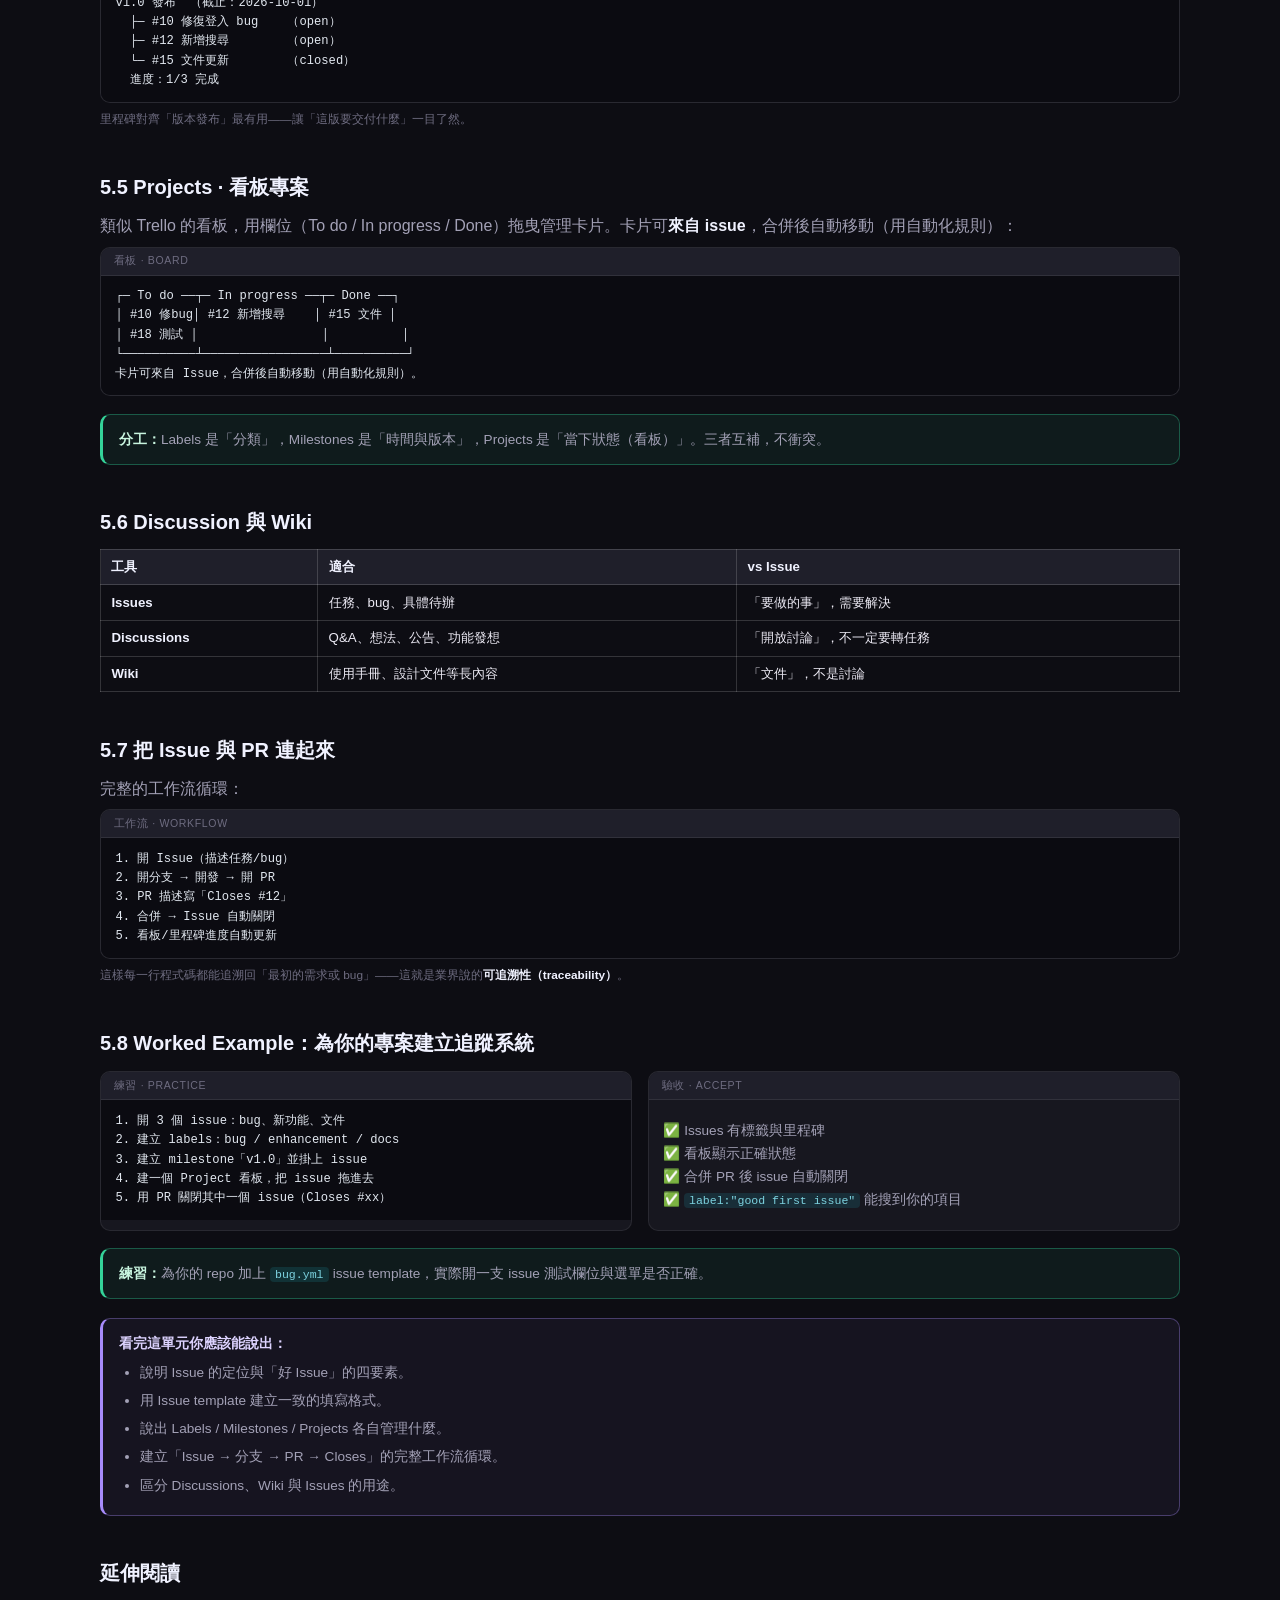
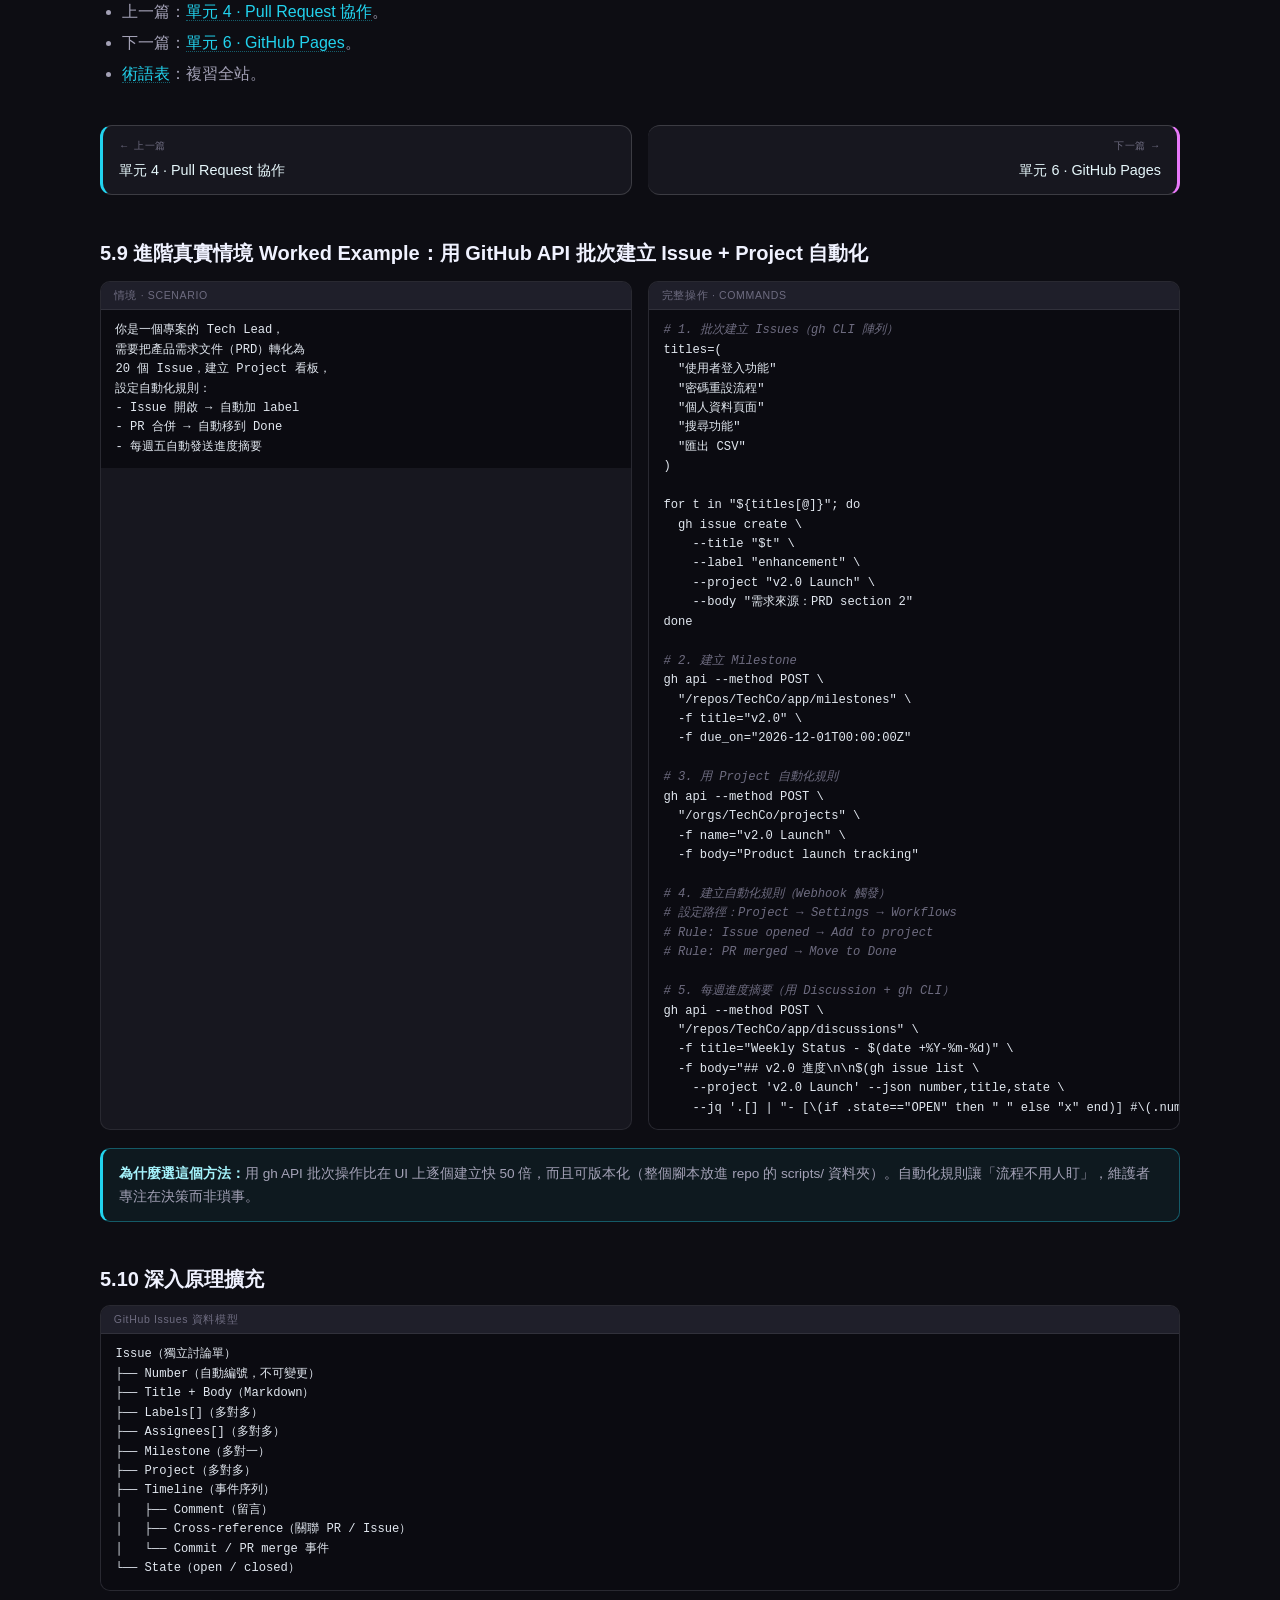
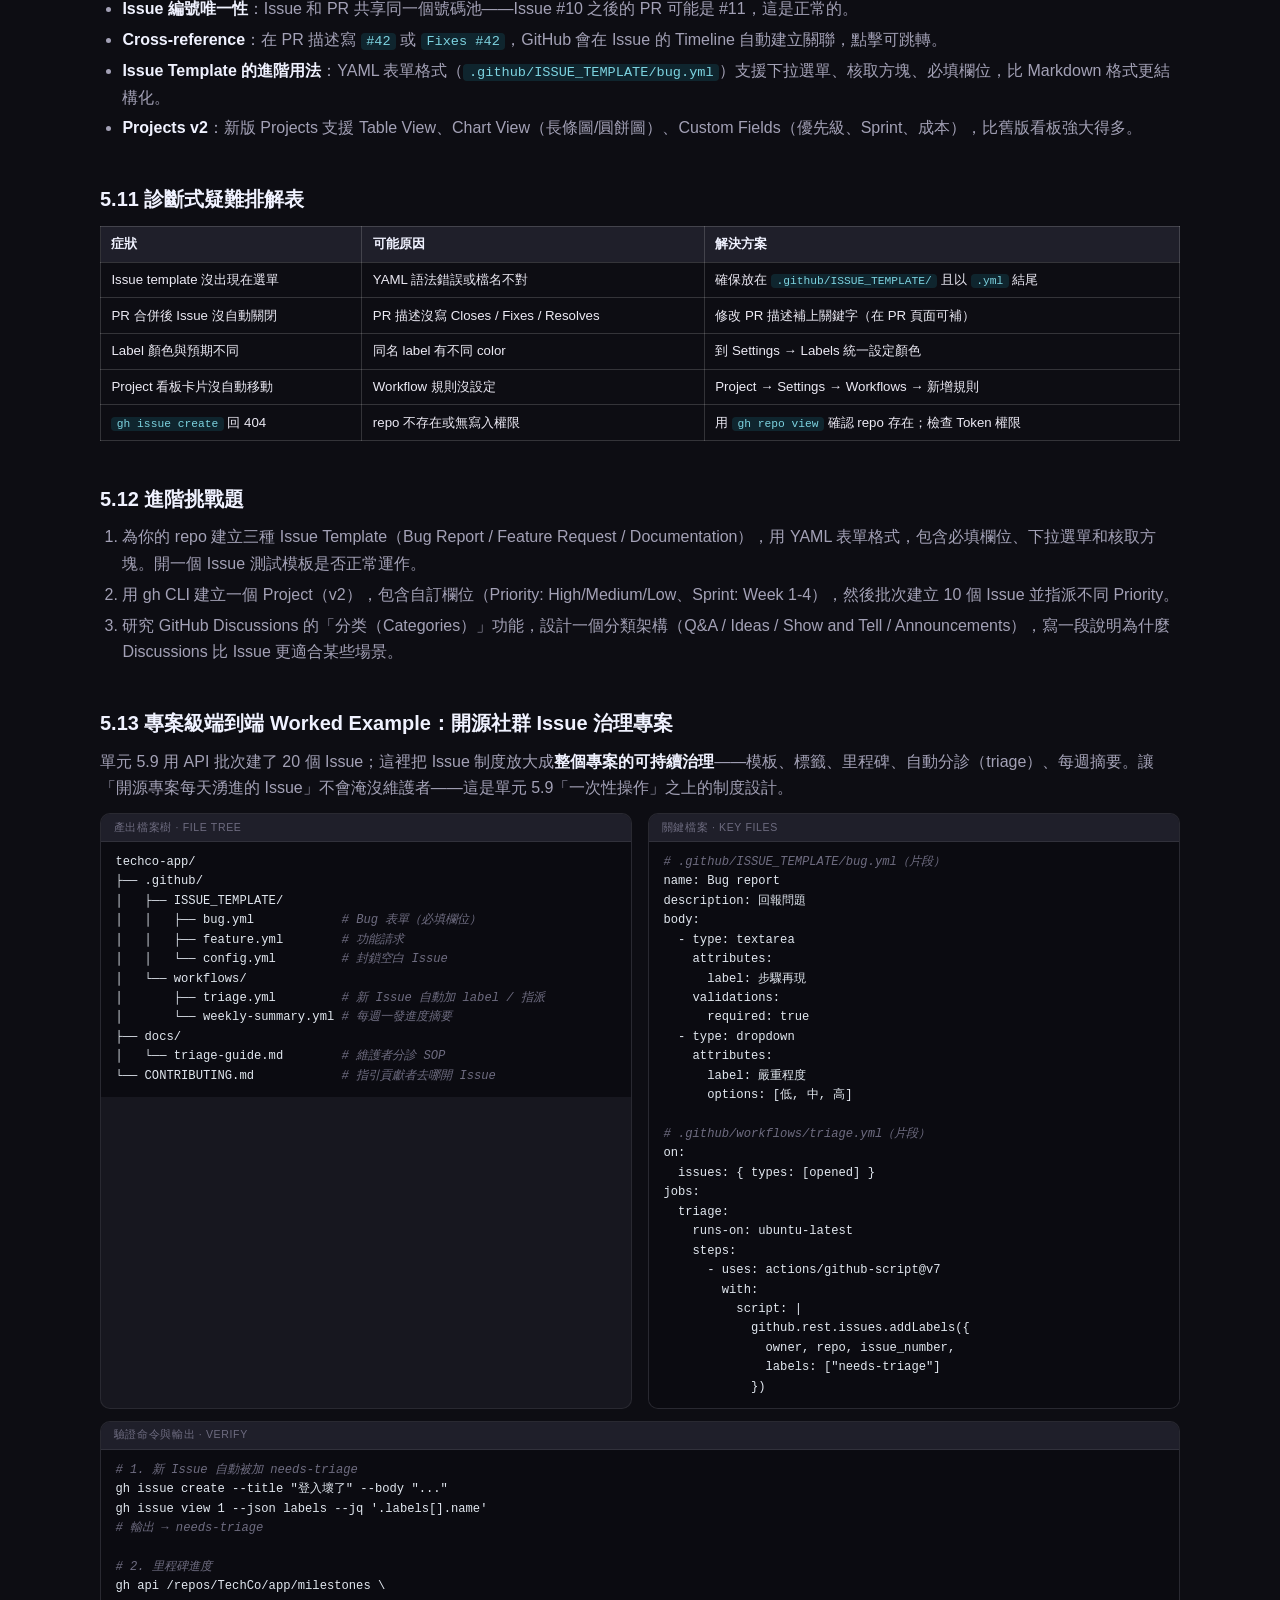
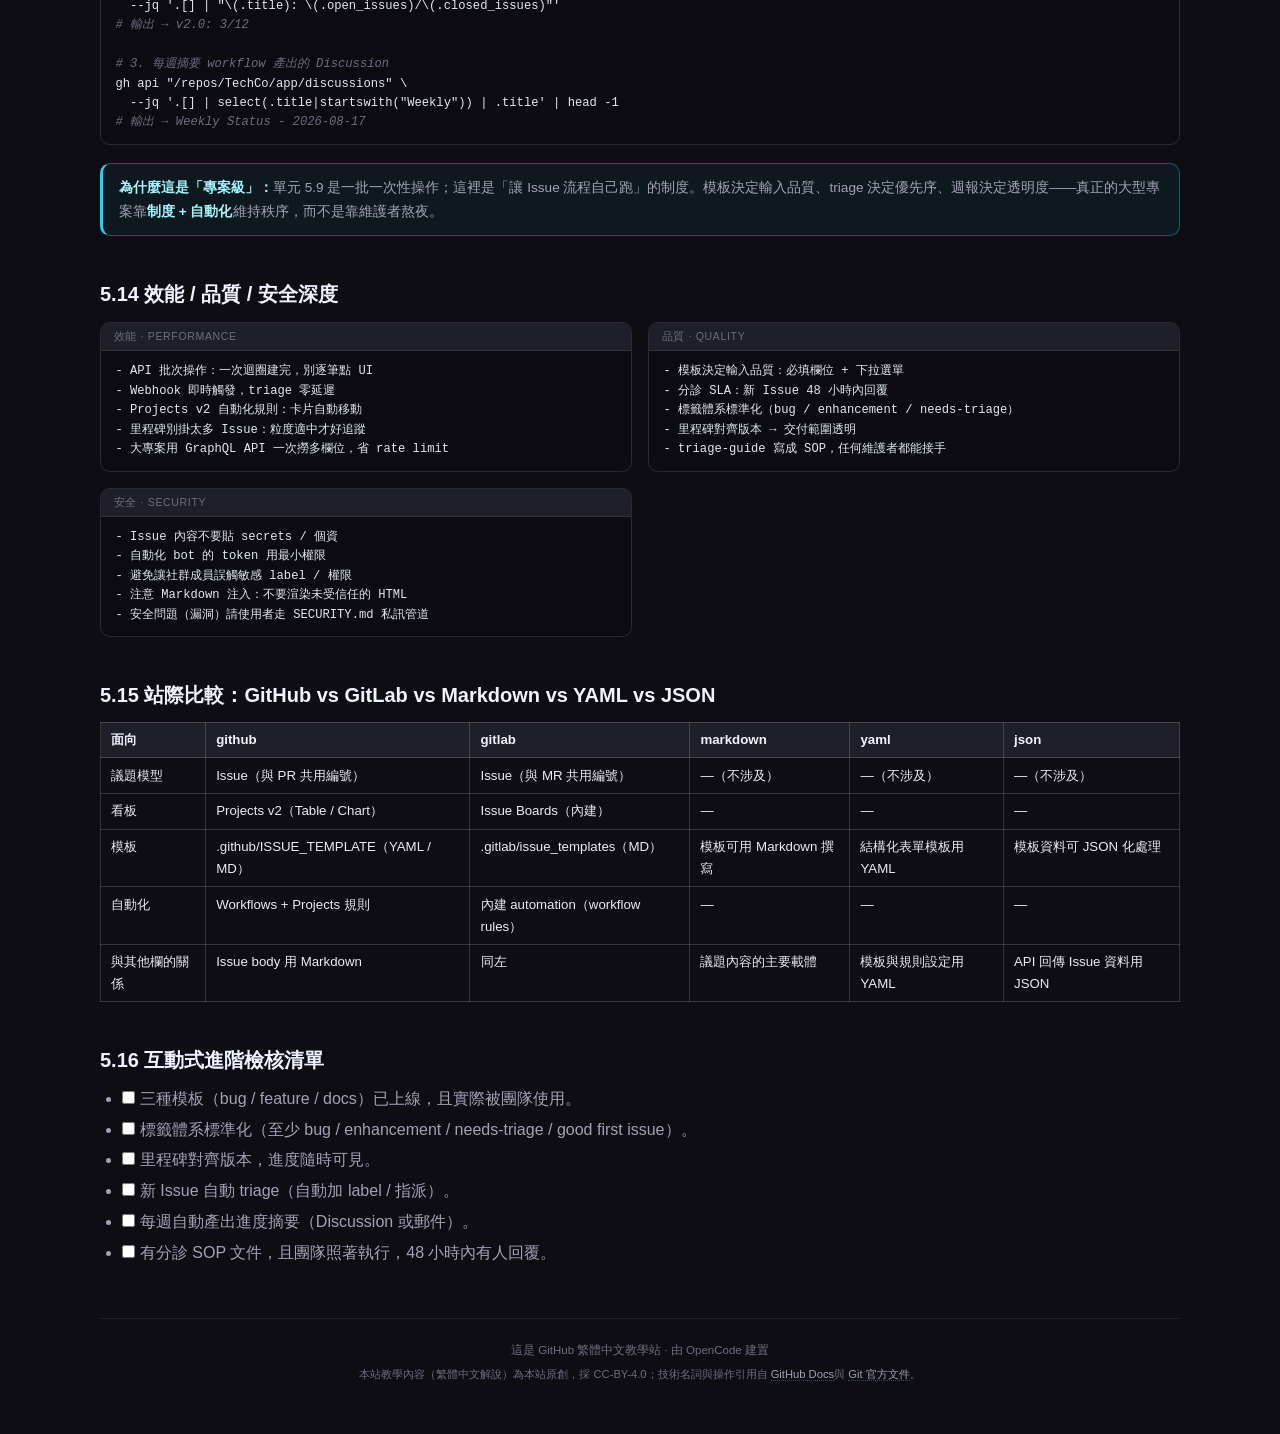
<file: docs/unit-05-issues-project.html>
<!DOCTYPE html>
<html lang="zh-Hant">
<head>
<meta charset="UTF-8">
<meta name="viewport" content="width=device-width, initial-scale=1.0">
<title>單元 5 · Issues 與專案管理 · GitHub 繁體中文教學站</title>
<meta name="description" content="Issue 寫法、template、labels、milestones、Projects、Discussion">
<link rel="icon" type="image/svg+xml" href="../assets/favicon.svg">
<link rel="stylesheet" href="../assets/site.css">
</head>
<body>
<div class="container">
<header>
  <h1>單元 5 · Issues 與專案管理</h1>
  <p class="subtitle">template、labels、milestones、projects、Wiki</p>
</header>
<nav class="topnav">
  <a href="../index.html">首頁</a>
  <a href="../map.html">概念地圖</a>
  <a href="../learning-path.html">學習路線</a>
  <a href="../docs/index.html">單元教學</a>
  <a href="../glossary.html">術語表</a>
  <a href="../about.html">關於</a>
</nav><div class="back-link"><a href="index.html">← 單元教學</a></div>
<div class="guide">
<h2>5.1 定義：Issue 是什麼</h2>
<p><strong>Issue</strong> 是「一件事」的討論單：可以是 bug、新功能、問題，或任何待辦。每個 issue 有獨立編號（<code>#12</code>），可<strong>留言、指派、加標籤、掛里程碑</strong>。它把「要做的事」變成可追蹤、可分工、可關聯的物件。</p>
<div class="demo-block">
  <div class="demo-label">Issue 寫法 · FORMAT</div>
  <pre>標題：登入頁在 Safari 上空白
描述：
  步驟再現：
  1. 開啟 Safari
  2. 到 /login
  3. 畫面空白
  預期：顯示登入表單
  環境：Safari 17, macOS 14</pre>
</div>
<div class="callout info"><strong>好 Issue 的四要素：</strong>「標題一行講清」＋「步驟可再現」＋「預期 vs 實際」＋「環境/版本」。讓看到的人<strong>不用問就能動手</strong>。</div>

<h2>5.2 Issue Template：讓大家填得一致</h2>
<p>把常見的 Issue 結構存成模板，放在 <code>.github/ISSUE_TEMPLATE/</code>，開新 issue 時就能選用：</p>
<div class="demo-block">
  <div class="demo-label">.github/ISSUE_TEMPLATE/bug.yml · 片段</div>
  <pre><span class="hl-k">name</span>: <span class="hl-s">Bug report</span>
<span class="hl-k">description</span>: <span class="hl-s">回報一個問題</span>
<span class="hl-k">body</span>:
  <span class="hl-p">-</span> <span class="hl-k">type</span>: <span class="hl-s">textarea</span>
    <span class="hl-k">attributes</span>:
      <span class="hl-k">label</span>: <span class="hl-s">步驟再現</span>
      <span class="hl-k">placeholder</span>: <span class="hl-s">1. ... 2. ...</span>
  <span class="hl-p">-</span> <span class="hl-k">type</span>: <span class="hl-s">dropdown</span>
    <span class="hl-k">attributes</span>:
      <span class="hl-k">label</span>: <span class="hl-s">嚴重程度</span>
      <span class="hl-k">options</span>:
        <span class="hl-p">-</span> <span class="hl-s">低</span>
        <span class="hl-p">-</span> <span class="hl-s">中</span>
        <span class="hl-p">-</span> <span class="hl-s">高</span></pre>
</div>
<p class="hint">也支援簡單的 Markdown 版（<code>bug_report.md</code>）。模板能大幅提升回報品質，開源專案必備。</p>

<h2>5.3 Labels · 標籤分類</h2>
<p>用顏色標籤把 issue 分類，一眼看出性質：</p>
<div class="demo-block">
  <div class="demo-label">常見標籤 · LABELS</div>
  <pre><span class="hl-k">bug</span>             <span class="hl-c"># 紅：壞掉了</span>
<span class="hl-k">enhancement</span>     <span class="hl-c"># 藍：新功能</span>
<span class="hl-k">good first issue</span> <span class="hl-c"># 綠：適合新手（開源徵才用）</span>
<span class="hl-k">help wanted</span>     <span class="hl-c"># 綠：徵求協助</span>
<span class="hl-k">documentation</span>   <span class="hl-c"># 灰：文件</span></pre>
</div>
<div class="callout info"><strong>搜尋神技：</strong>用 <code>is:issue label:"good first issue"</code> 就能在全站篩出「適合你第一筆貢獻」的 issue（單元 8 會再用）。</div>

<h2>5.4 Milestones · 里程碑</h2>
<p>把一群 issue 歸到一個「里程碑」，設定截止日，追蹤整體進度：</p>
<div class="demo-block">
  <div class="demo-label">Milestone 範例 · EXAMPLE</div>
  <pre>v1.0 發布  （截止：2026-10-01）
  ├─ #10 修復登入 bug    （open）
  ├─ #12 新增搜尋        （open）
  └─ #15 文件更新        （closed）
  進度：1/3 完成</pre>
</div>
<p class="hint">里程碑對齊「版本發布」最有用——讓「這版要交付什麼」一目了然。</p>

<h2>5.5 Projects · 看板專案</h2>
<p>類似 Trello 的看板，用欄位（To do / In progress / Done）拖曳管理卡片。卡片可<strong>來自 issue</strong>，合併後自動移動（用自動化規則）：</p>
<div class="demo-block">
  <div class="demo-label">看板 · BOARD</div>
  <pre>┌─ To do ──┬─ In progress ──┬─ Done ──┐
│ #10 修bug│ #12 新增搜尋    │ #15 文件 │
│ #18 測試 │                 │          │
└──────────┴─────────────────┴──────────┘
卡片可來自 Issue，合併後自動移動（用自動化規則）。</pre>
</div>
<div class="callout"><strong>分工：</strong>Labels 是「分類」，Milestones 是「時間與版本」，Projects 是「當下狀態（看板）」。三者互補，不衝突。</div>

<h2>5.6 Discussion 與 Wiki</h2>
<table>
<tr><th>工具</th><th>適合</th><th>vs Issue</th></tr>
<tr><td><strong>Issues</strong></td><td>任務、bug、具體待辦</td><td>「要做的事」，需要解決</td></tr>
<tr><td><strong>Discussions</strong></td><td>Q&amp;A、想法、公告、功能發想</td><td>「開放討論」，不一定要轉任務</td></tr>
<tr><td><strong>Wiki</strong></td><td>使用手冊、設計文件等長內容</td><td>「文件」，不是討論</td></tr>
</table>

<h2>5.7 把 Issue 與 PR 連起來</h2>
<p>完整的工作流循環：</p>
<div class="demo-block">
  <div class="demo-label">工作流 · WORKFLOW</div>
  <pre>1. 開 Issue（描述任務/bug）
2. 開分支 → 開發 → 開 PR
3. PR 描述寫「Closes #12」
4. 合併 → Issue 自動關閉
5. 看板/里程碑進度自動更新</pre>
</div>
<p class="hint">這樣每一行程式碼都能追溯回「最初的需求或 bug」——這就是業界說的<strong>可追溯性（traceability）</strong>。</p>

<h2>5.8 Worked Example：為你的專案建立追蹤系統</h2>
<div class="demo-grid">
  <div class="demo-block"><div class="demo-label">練習 · PRACTICE</div><pre>1. 開 3 個 issue：bug、新功能、文件
2. 建立 labels：bug / enhancement / docs
3. 建立 milestone「v1.0」並掛上 issue
4. 建一個 Project 看板，把 issue 拖進去
5. 用 PR 關閉其中一個 issue（Closes #xx）</pre></div>
  <div class="demo-block"><div class="demo-label">驗收 · ACCEPT</div><div class="demo-render">
    <p>✅ Issues 有標籤與里程碑<br>✅ 看板顯示正確狀態<br>✅ 合併 PR 後 issue 自動關閉<br>✅ <code>label:"good first issue"</code> 能搜到你的項目</p>
  </div></div>
</div>
<div class="callout"><strong>練習：</strong>為你的 repo 加上 <code>bug.yml</code> issue template，實際開一支 issue 測試欄位與選單是否正確。</div>

  <div class="outcome">
    <strong>看完這單元你應該能說出：</strong>
    <ul><li>說明 Issue 的定位與「好 Issue」的四要素。</li><li>用 Issue template 建立一致的填寫格式。</li><li>說出 Labels / Milestones / Projects 各自管理什麼。</li><li>建立「Issue → 分支 → PR → Closes」的完整工作流循環。</li><li>區分 Discussions、Wiki 與 Issues 的用途。</li></ul>
  </div>

  <h2>延伸閱讀</h2>
  <ul>
<li>上一篇：<a href="unit-04-pull-request.html">單元 4 · Pull Request 協作</a>。</li>
<li>下一篇：<a href="unit-06-github-pages.html">單元 6 · GitHub Pages</a>。</li>
<li><a href="../glossary.html">術語表</a>：複習全站。</li>
</ul>

<div class="next-prev">
    <a href="unit-04-pull-request.html"><div class="np-label">← 上一篇</div><div class="np-name">單元 4 · Pull Request 協作</div></a>
    <a class="np-next" href="unit-06-github-pages.html"><div class="np-label">下一篇 →</div><div class="np-name">單元 6 · GitHub Pages</div></a>
</div>
<h2>5.9 進階真實情境 Worked Example：用 GitHub API 批次建立 Issue + Project 自動化</h2>
<div class="demo-grid">
  <div class="demo-block"><div class="demo-label">情境 · SCENARIO</div><pre>你是一個專案的 Tech Lead，
需要把產品需求文件（PRD）轉化為
20 個 Issue，建立 Project 看板，
設定自動化規則：
- Issue 開啟 → 自動加 label
- PR 合併 → 自動移到 Done
- 每週五自動發送進度摘要</pre></div>
  <div class="demo-block"><div class="demo-label">完整操作 · COMMANDS</div><pre><span class="hl-c"># 1. 批次建立 Issues（gh CLI 陣列）</span>
titles=(
  "使用者登入功能"
  "密碼重設流程"
  "個人資料頁面"
  "搜尋功能"
  "匯出 CSV"
)

for t in "${titles[@]}"; do
  gh issue create \
    --title "$t" \
    --label "enhancement" \
    --project "v2.0 Launch" \
    --body "需求來源：PRD section 2"
done

<span class="hl-c"># 2. 建立 Milestone</span>
gh api --method POST \
  "/repos/TechCo/app/milestones" \
  -f title="v2.0" \
  -f due_on="2026-12-01T00:00:00Z"

<span class="hl-c"># 3. 用 Project 自動化規則</span>
gh api --method POST \
  "/orgs/TechCo/projects" \
  -f name="v2.0 Launch" \
  -f body="Product launch tracking"

<span class="hl-c"># 4. 建立自動化規則（Webhook 觸發）</span>
<span class="hl-c"># 設定路徑：Project → Settings → Workflows</span>
<span class="hl-c"># Rule: Issue opened → Add to project</span>
<span class="hl-c"># Rule: PR merged → Move to Done</span>

<span class="hl-c"># 5. 每週進度摘要（用 Discussion + gh CLI）</span>
gh api --method POST \
  "/repos/TechCo/app/discussions" \
  -f title="Weekly Status - $(date +%Y-%m-%d)" \
  -f body="## v2.0 進度\n\n$(gh issue list \
    --project 'v2.0 Launch' --json number,title,state \
    --jq '.[] | "- [\(if .state=="OPEN" then " " else "x" end)] #\(.number) \(.title)"')"</pre></div>
</div>
<div class="callout info"><strong>為什麼選這個方法：</strong>用 gh API 批次操作比在 UI 上逐個建立快 50 倍，而且可版本化（整個腳本放進 repo 的 scripts/ 資料夾）。自動化規則讓「流程不用人盯」，維護者專注在決策而非瑣事。</div>

<h2>5.10 深入原理擴充</h2>
<div class="demo-block">
  <div class="demo-label">GitHub Issues 資料模型</div>
  <pre>Issue（獨立討論單）
├── Number（自動編號，不可變更）
├── Title + Body（Markdown）
├── Labels[]（多對多）
├── Assignees[]（多對多）
├── Milestone（多對一）
├── Project（多對多）
├── Timeline（事件序列）
│   ├── Comment（留言）
│   ├── Cross-reference（關聯 PR / Issue）
│   └── Commit / PR merge 事件
└── State（open / closed）</pre>
</div>
<ul>
  <li><strong>Issue 編號唯一性</strong>：Issue 和 PR 共享同一個號碼池——Issue #10 之後的 PR 可能是 #11，這是正常的。</li>
  <li><strong>Cross-reference</strong>：在 PR 描述寫 <code>#42</code> 或 <code>Fixes #42</code>，GitHub 會在 Issue 的 Timeline 自動建立關聯，點擊可跳轉。</li>
  <li><strong>Issue Template 的進階用法</strong>：YAML 表單格式（<code>.github/ISSUE_TEMPLATE/bug.yml</code>）支援下拉選單、核取方塊、必填欄位，比 Markdown 格式更結構化。</li>
  <li><strong>Projects v2</strong>：新版 Projects 支援 Table View、Chart View（長條圖/圓餅圖）、Custom Fields（優先級、Sprint、成本），比舊版看板強大得多。</li>
</ul>

<h2>5.11 診斷式疑難排解表</h2>
<table>
<tr><th>症狀</th><th>可能原因</th><th>解決方案</th></tr>
<tr><td>Issue template 沒出現在選單</td><td>YAML 語法錯誤或檔名不對</td><td>確保放在 <code>.github/ISSUE_TEMPLATE/</code> 且以 <code>.yml</code> 結尾</td></tr>
<tr><td>PR 合併後 Issue 沒自動關閉</td><td>PR 描述沒寫 Closes / Fixes / Resolves</td><td>修改 PR 描述補上關鍵字（在 PR 頁面可補）</td></tr>
<tr><td>Label 顏色與預期不同</td><td>同名 label 有不同 color</td><td>到 Settings → Labels 統一設定顏色</td></tr>
<tr><td>Project 看板卡片沒自動移動</td><td>Workflow 規則沒設定</td><td>Project → Settings → Workflows → 新增規則</td></tr>
<tr><td><code>gh issue create</code> 回 404</td><td>repo 不存在或無寫入權限</td><td>用 <code>gh repo view</code> 確認 repo 存在；檢查 Token 權限</td></tr>
</table>

<h2>5.12 進階挑戰題</h2>
<ol>
  <li>為你的 repo 建立三種 Issue Template（Bug Report / Feature Request / Documentation），用 YAML 表單格式，包含必填欄位、下拉選單和核取方塊。開一個 Issue 測試模板是否正常運作。</li>
  <li>用 gh CLI 建立一個 Project（v2），包含自訂欄位（Priority: High/Medium/Low、Sprint: Week 1-4），然後批次建立 10 個 Issue 並指派不同 Priority。</li>
  <li>研究 GitHub Discussions 的「分类（Categories）」功能，設計一個分類架構（Q&A / Ideas / Show and Tell / Announcements），寫一段說明為什麼 Discussions 比 Issue 更適合某些場景。</li>
</ol>

<h2>5.13 專案級端到端 Worked Example：開源社群 Issue 治理專案</h2>
<p>單元 5.9 用 API 批次建了 20 個 Issue；這裡把 Issue 制度放大成<strong>整個專案的可持續治理</strong>——模板、標籤、里程碑、自動分診（triage）、每週摘要。讓「開源專案每天湧進的 Issue」不會淹沒維護者——這是單元 5.9「一次性操作」之上的制度設計。</p>
<div class="demo-grid">
  <div class="demo-block"><div class="demo-label">產出檔案樹 · FILE TREE</div><pre>techco-app/
├── .github/
│   ├── ISSUE_TEMPLATE/
│   │   ├── bug.yml            <span class="hl-c"># Bug 表單（必填欄位）</span>
│   │   ├── feature.yml        <span class="hl-c"># 功能請求</span>
│   │   └── config.yml         <span class="hl-c"># 封鎖空白 Issue</span>
│   └── workflows/
│       ├── triage.yml         <span class="hl-c"># 新 Issue 自動加 label / 指派</span>
│       └── weekly-summary.yml <span class="hl-c"># 每週一發進度摘要</span>
├── docs/
│   └── triage-guide.md        <span class="hl-c"># 維護者分診 SOP</span>
└── CONTRIBUTING.md            <span class="hl-c"># 指引貢獻者去哪開 Issue</span></pre></div>
  <div class="demo-block"><div class="demo-label">關鍵檔案 · KEY FILES</div><pre><span class="hl-c"># .github/ISSUE_TEMPLATE/bug.yml（片段）</span>
name: Bug report
description: 回報問題
body:
  - type: textarea
    attributes:
      label: 步驟再現
    validations:
      required: true
  - type: dropdown
    attributes:
      label: 嚴重程度
      options: [低, 中, 高]

<span class="hl-c"># .github/workflows/triage.yml（片段）</span>
on:
  issues: { types: [opened] }
jobs:
  triage:
    runs-on: ubuntu-latest
    steps:
      - uses: actions/github-script@v7
        with:
          script: |
            github.rest.issues.addLabels({
              owner, repo, issue_number,
              labels: ["needs-triage"]
            })</pre></div>
</div>
<div class="demo-block">
  <div class="demo-label">驗證命令與輸出 · VERIFY</div>
  <pre><span class="hl-c"># 1. 新 Issue 自動被加 needs-triage</span>
gh issue create --title "登入壞了" --body "..."
gh issue view 1 --json labels --jq '.labels[].name'
<span class="hl-c"># 輸出 → needs-triage</span>

<span class="hl-c"># 2. 里程碑進度</span>
gh api /repos/TechCo/app/milestones \
  --jq '.[] | "\(.title): \(.open_issues)/\(.closed_issues)"'
<span class="hl-c"># 輸出 → v2.0: 3/12</span>

<span class="hl-c"># 3. 每週摘要 workflow 產出的 Discussion</span>
gh api "/repos/TechCo/app/discussions" \
  --jq '.[] | select(.title|startswith("Weekly")) | .title' | head -1
<span class="hl-c"># 輸出 → Weekly Status - 2026-08-17</span></pre>
</div>
<div class="callout info"><strong>為什麼這是「專案級」：</strong>單元 5.9 是一批一次性操作；這裡是「讓 Issue 流程自己跑」的制度。模板決定輸入品質、triage 決定優先序、週報決定透明度——真正的大型專案靠<strong>制度 + 自動化</strong>維持秩序，而不是靠維護者熬夜。</div>

<h2>5.14 效能 / 品質 / 安全深度</h2>
<div class="demo-grid">
  <div class="demo-block"><div class="demo-label">效能 · PERFORMANCE</div><pre>- API 批次操作：一次迴圈建完，別逐筆點 UI
- Webhook 即時觸發，triage 零延遲
- Projects v2 自動化規則：卡片自動移動
- 里程碑別掛太多 Issue：粒度適中才好追蹤
- 大專案用 GraphQL API 一次撈多欄位，省 rate limit</pre></div>
  <div class="demo-block"><div class="demo-label">品質 · QUALITY</div><pre>- 模板決定輸入品質：必填欄位 + 下拉選單
- 分診 SLA：新 Issue 48 小時內回覆
- 標籤體系標準化（bug / enhancement / needs-triage）
- 里程碑對齊版本 → 交付範圍透明
- triage-guide 寫成 SOP，任何維護者都能接手</pre></div>
  <div class="demo-block"><div class="demo-label">安全 · SECURITY</div><pre>- Issue 內容不要貼 secrets / 個資
- 自動化 bot 的 token 用最小權限
- 避免讓社群成員誤觸敏感 label / 權限
- 注意 Markdown 注入：不要渲染未受信任的 HTML
- 安全問題（漏洞）請使用者走 SECURITY.md 私訊管道</pre></div>
</div>

<h2>5.15 站際比較：GitHub vs GitLab vs Markdown vs YAML vs JSON</h2>
<table>
<tr><th>面向</th><th>github</th><th>gitlab</th><th>markdown</th><th>yaml</th><th>json</th></tr>
<tr><td>議題模型</td><td>Issue（與 PR 共用編號）</td><td>Issue（與 MR 共用編號）</td><td>—（不涉及）</td><td>—（不涉及）</td><td>—（不涉及）</td></tr>
<tr><td>看板</td><td>Projects v2（Table / Chart）</td><td>Issue Boards（內建）</td><td>—</td><td>—</td><td>—</td></tr>
<tr><td>模板</td><td>.github/ISSUE_TEMPLATE（YAML / MD）</td><td>.gitlab/issue_templates（MD）</td><td>模板可用 Markdown 撰寫</td><td>結構化表單模板用 YAML</td><td>模板資料可 JSON 化處理</td></tr>
<tr><td>自動化</td><td>Workflows + Projects 規則</td><td>內建 automation（workflow rules）</td><td>—</td><td>—</td><td>—</td></tr>
<tr><td>與其他欄的關係</td><td>Issue body 用 Markdown</td><td>同左</td><td>議題內容的主要載體</td><td>模板與規則設定用 YAML</td><td>API 回傳 Issue 資料用 JSON</td></tr>
</table>

<h2>5.16 互動式進階檢核清單</h2>
<div class="demo-render">
  <ul>
    <li><label><input type="checkbox"> 三種模板（bug / feature / docs）已上線，且實際被團隊使用。</label></li>
    <li><label><input type="checkbox"> 標籤體系標準化（至少 bug / enhancement / needs-triage / good first issue）。</label></li>
    <li><label><input type="checkbox"> 里程碑對齊版本，進度隨時可見。</label></li>
    <li><label><input type="checkbox"> 新 Issue 自動 triage（自動加 label / 指派）。</label></li>
    <li><label><input type="checkbox"> 每週自動產出進度摘要（Discussion 或郵件）。</label></li>
    <li><label><input type="checkbox"> 有分診 SOP 文件，且團隊照著執行，48 小時內有人回覆。</label></li>
  </ul>
</div>

</div>
<footer>這是 GitHub 繁體中文教學站 · 由 OpenCode 建置<br>
  <span class="footer-license">本站教學內容（繁體中文解說）為本站原創，採 CC-BY-4.0；技術名詞與操作引用自 <a href="https://docs.github.com/" rel="noopener">GitHub Docs</a>與 <a href="https://git-scm.com/doc" rel="noopener">Git 官方文件</a>。</span></footer>
</div><link rel="stylesheet" href="../assets/speech.css">
<script src="../assets/speech.js" defer></script>
</body></html>
</file>
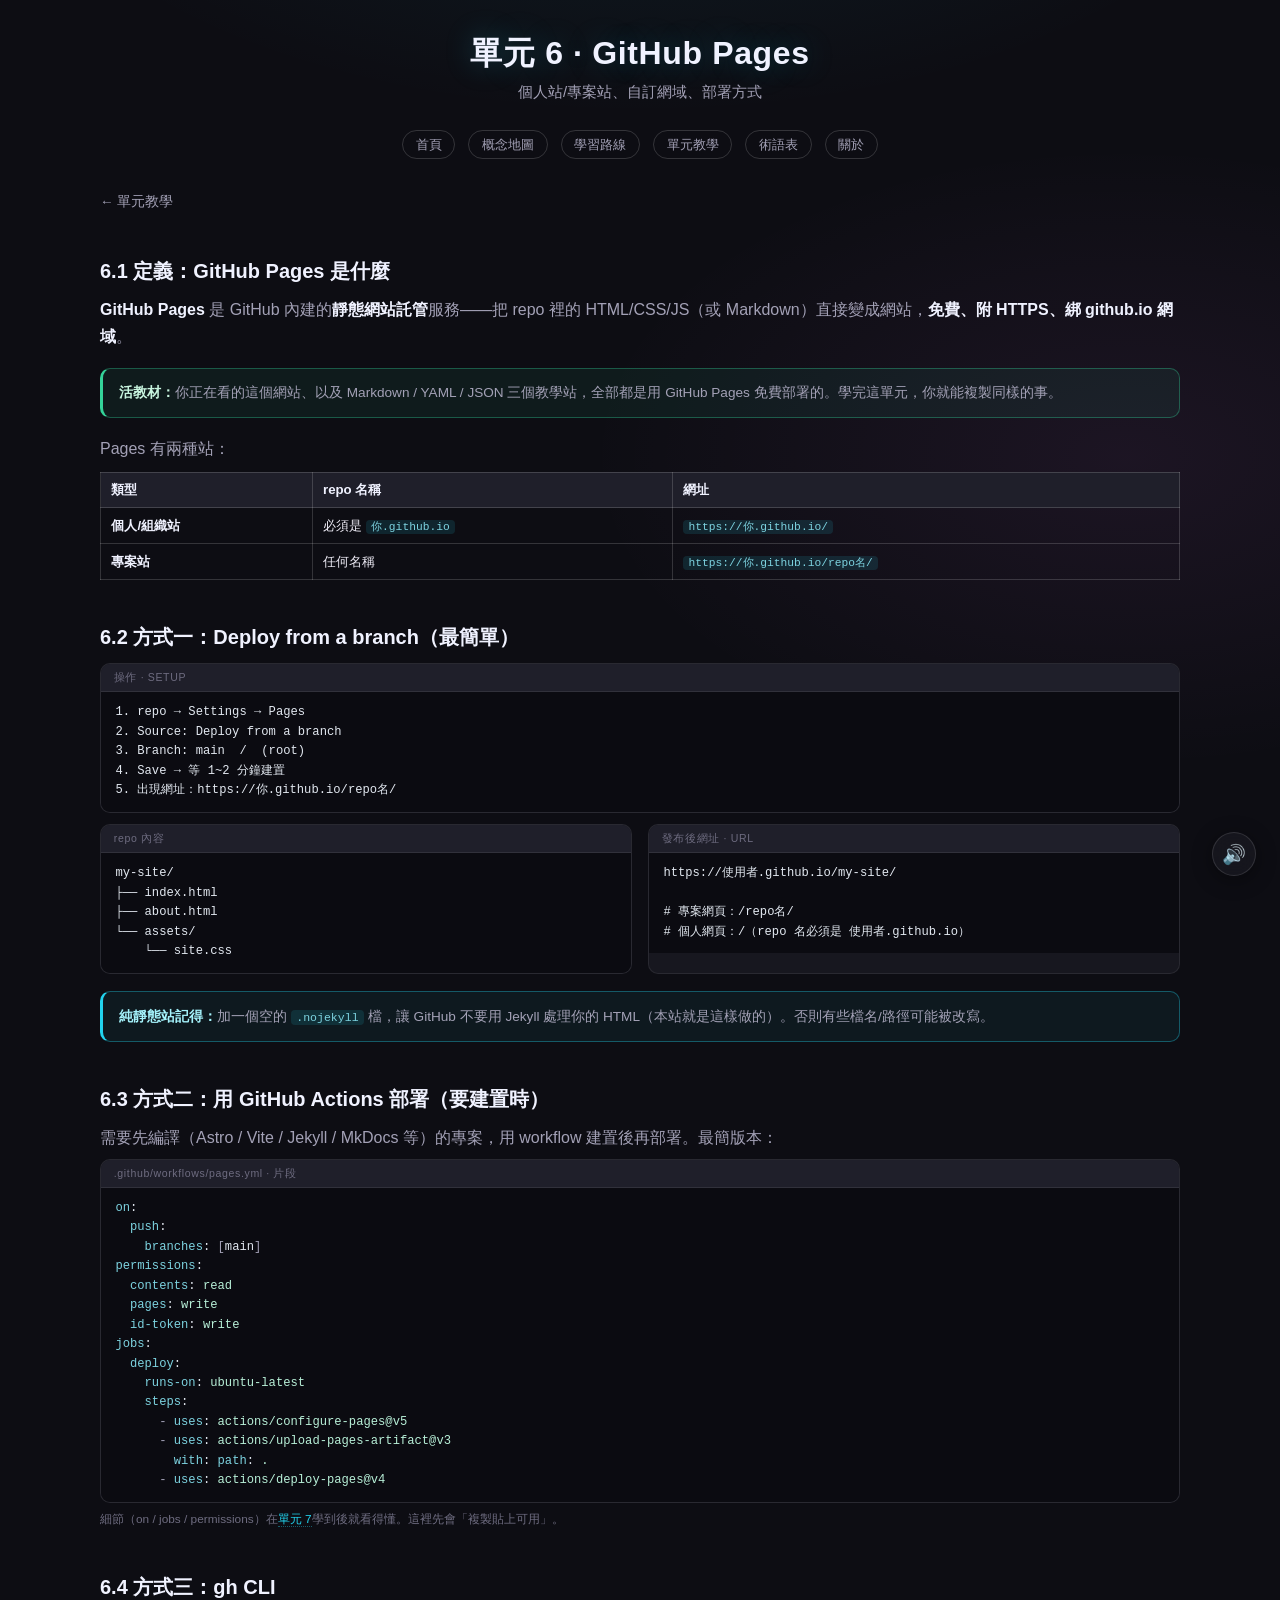
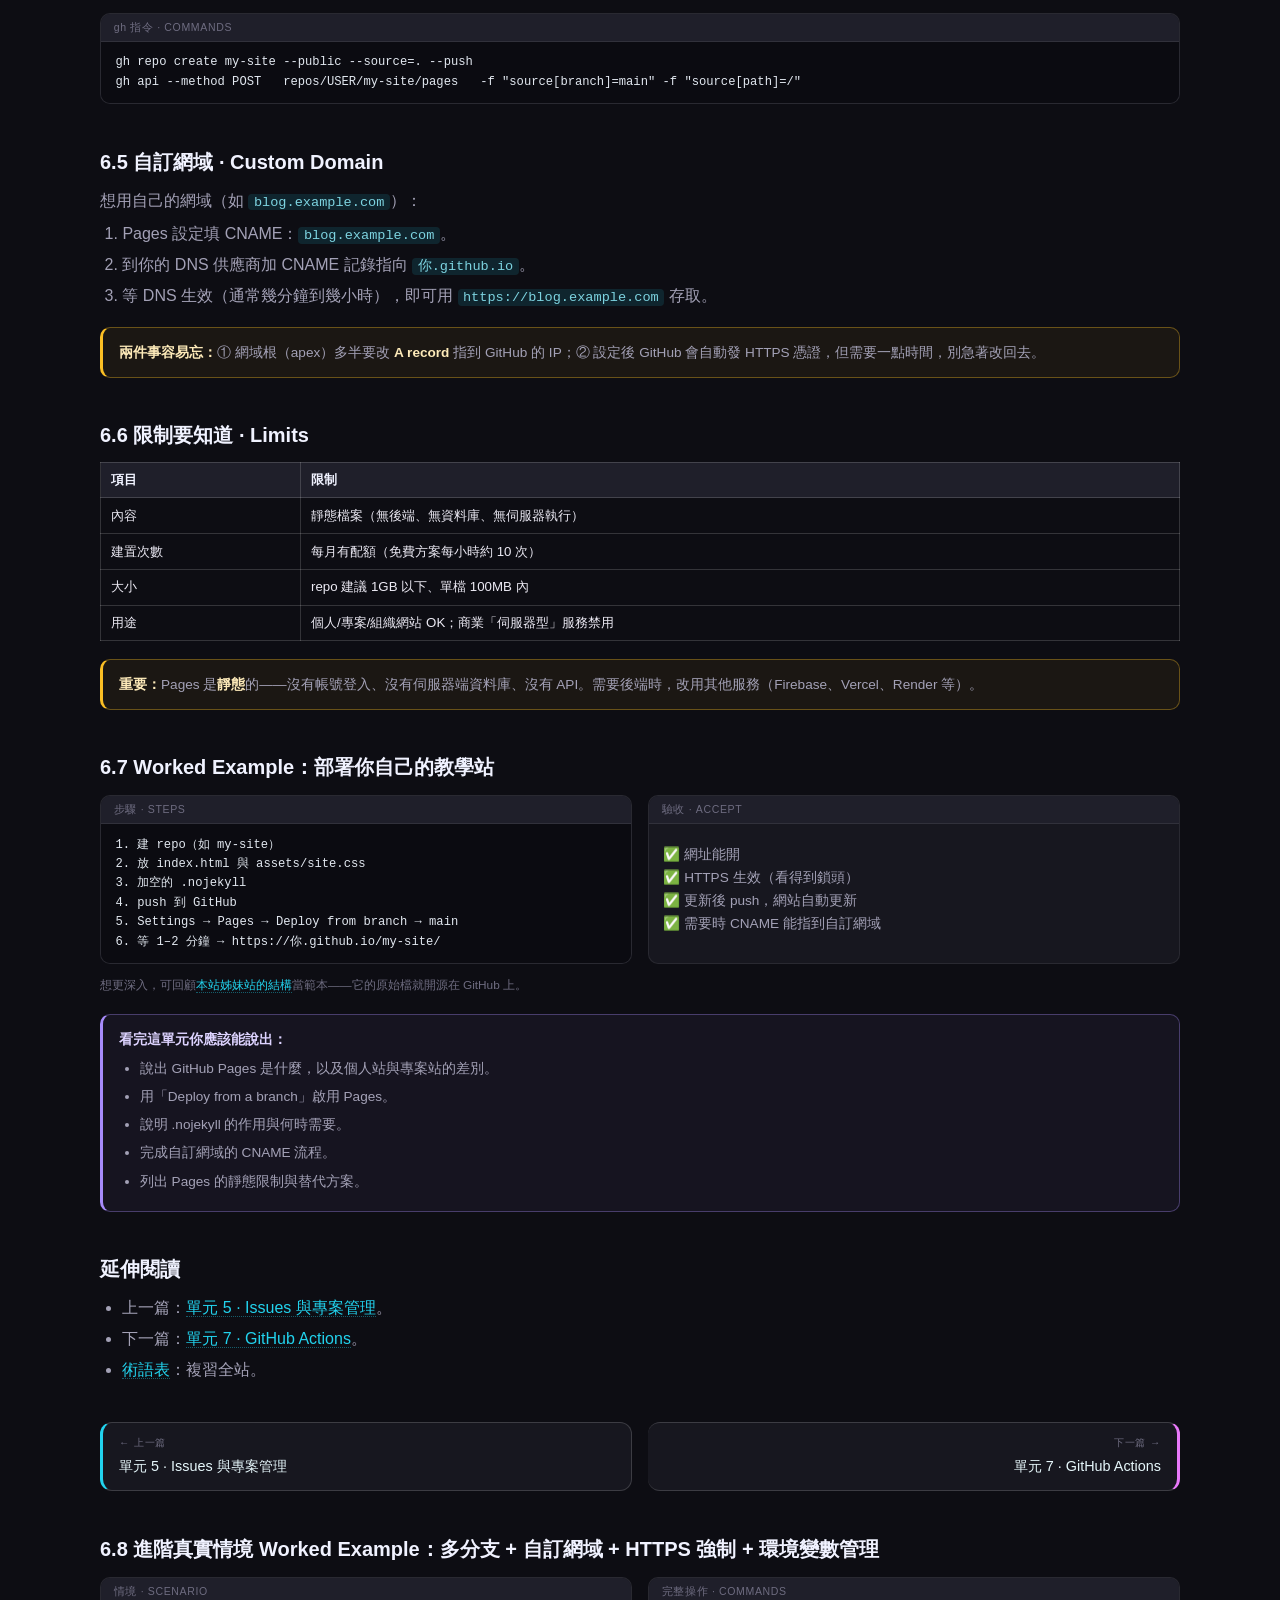
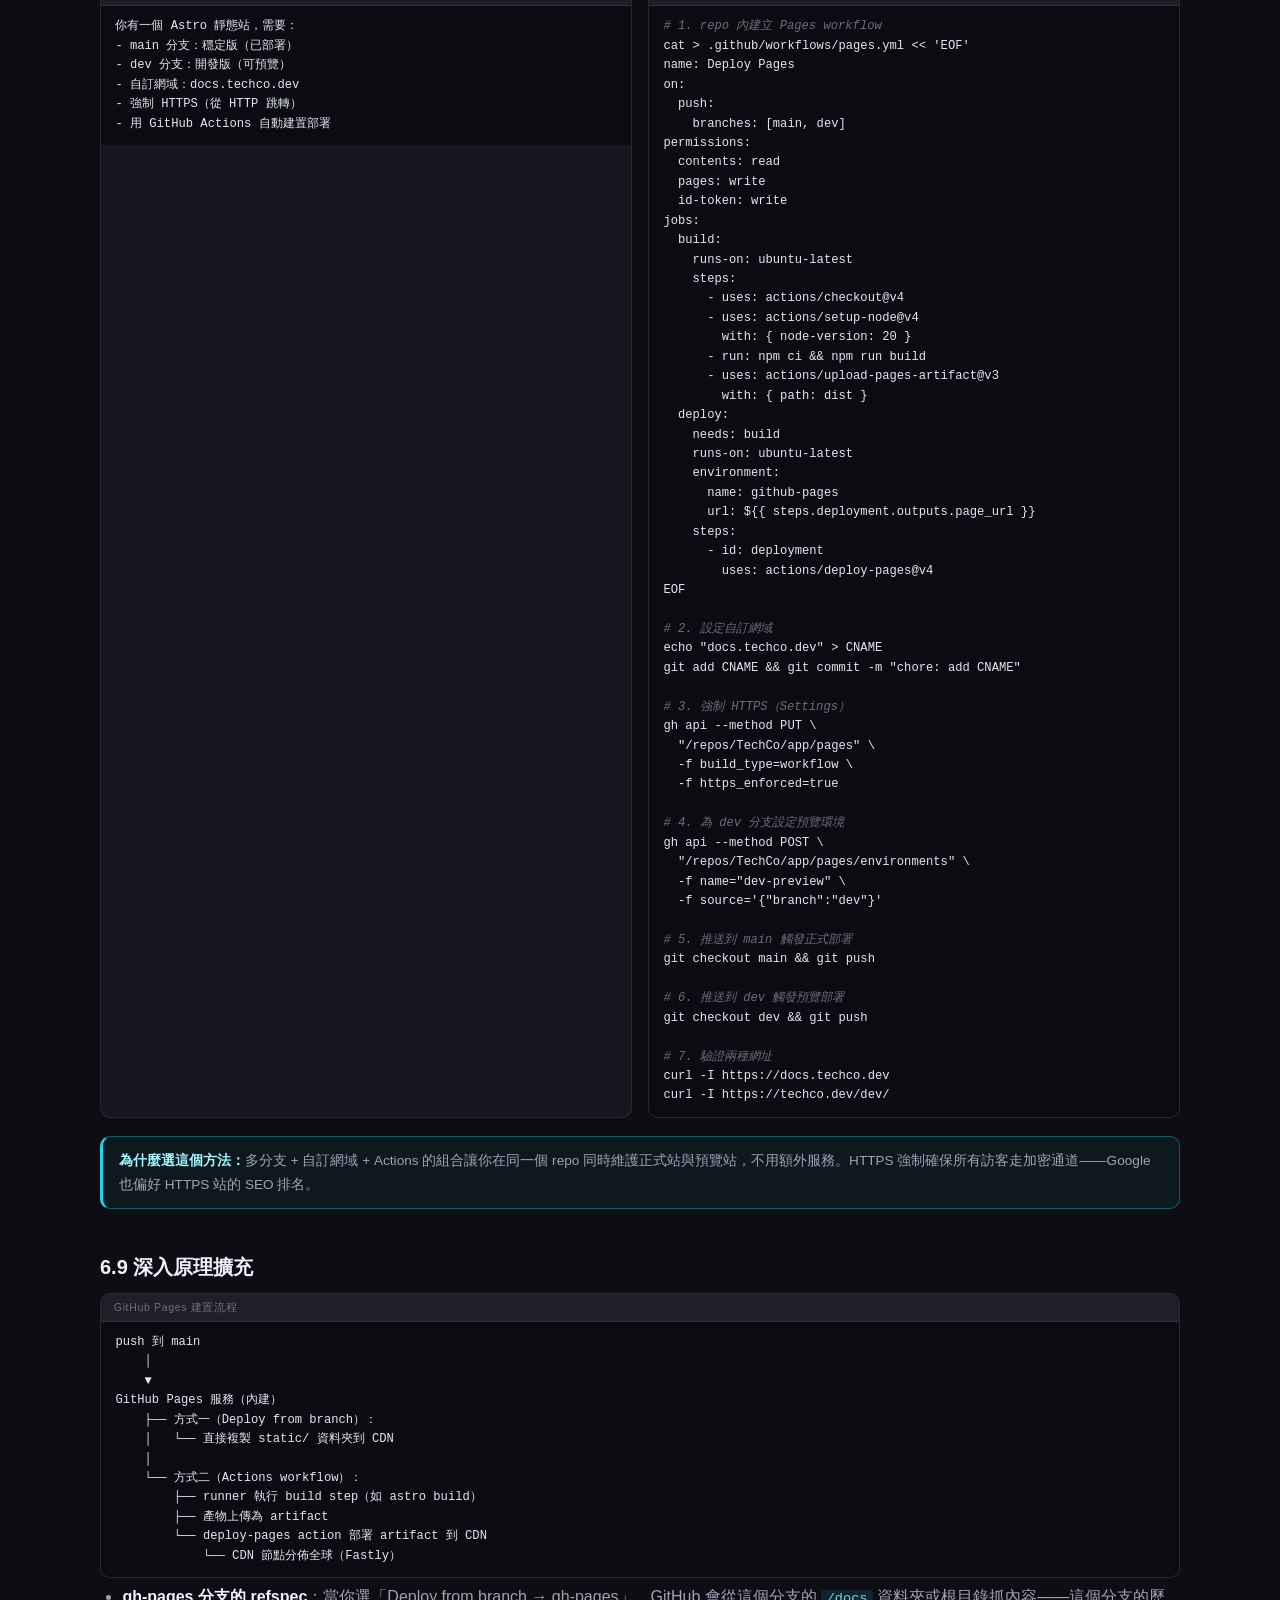
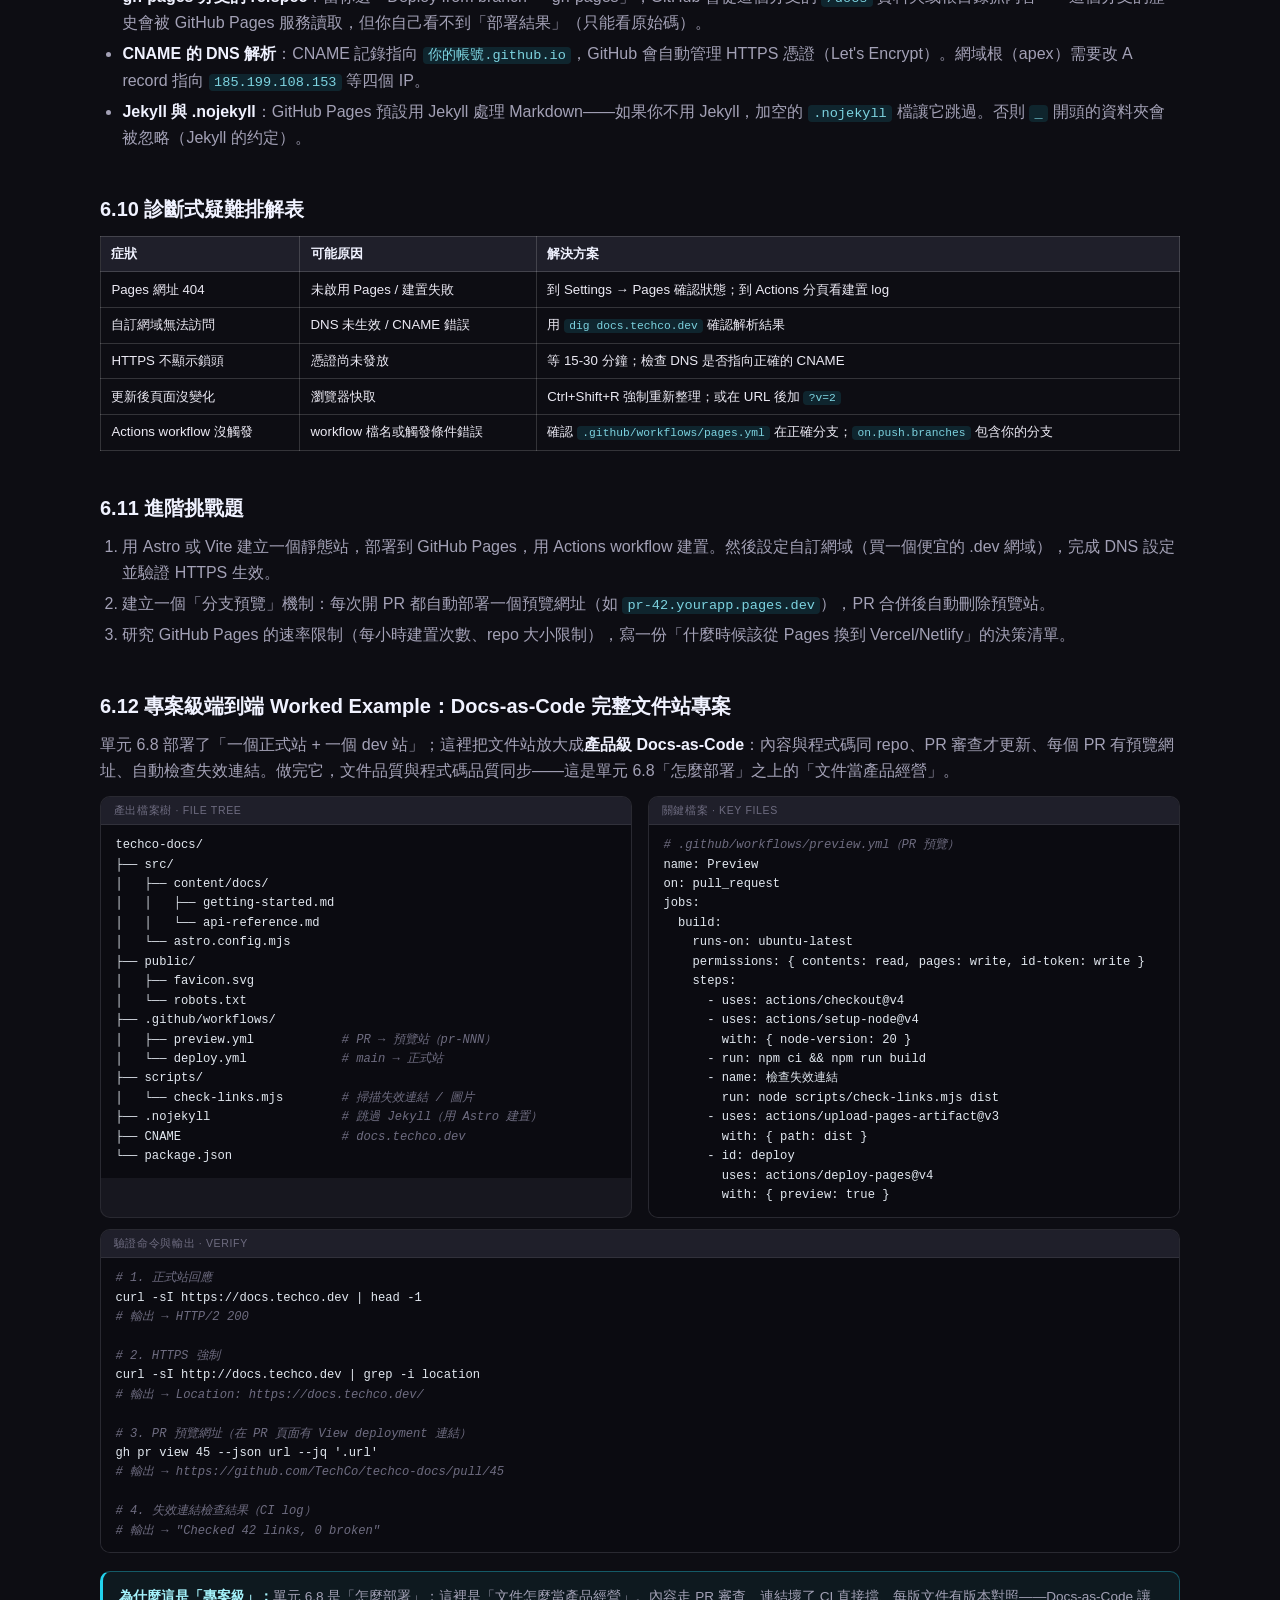
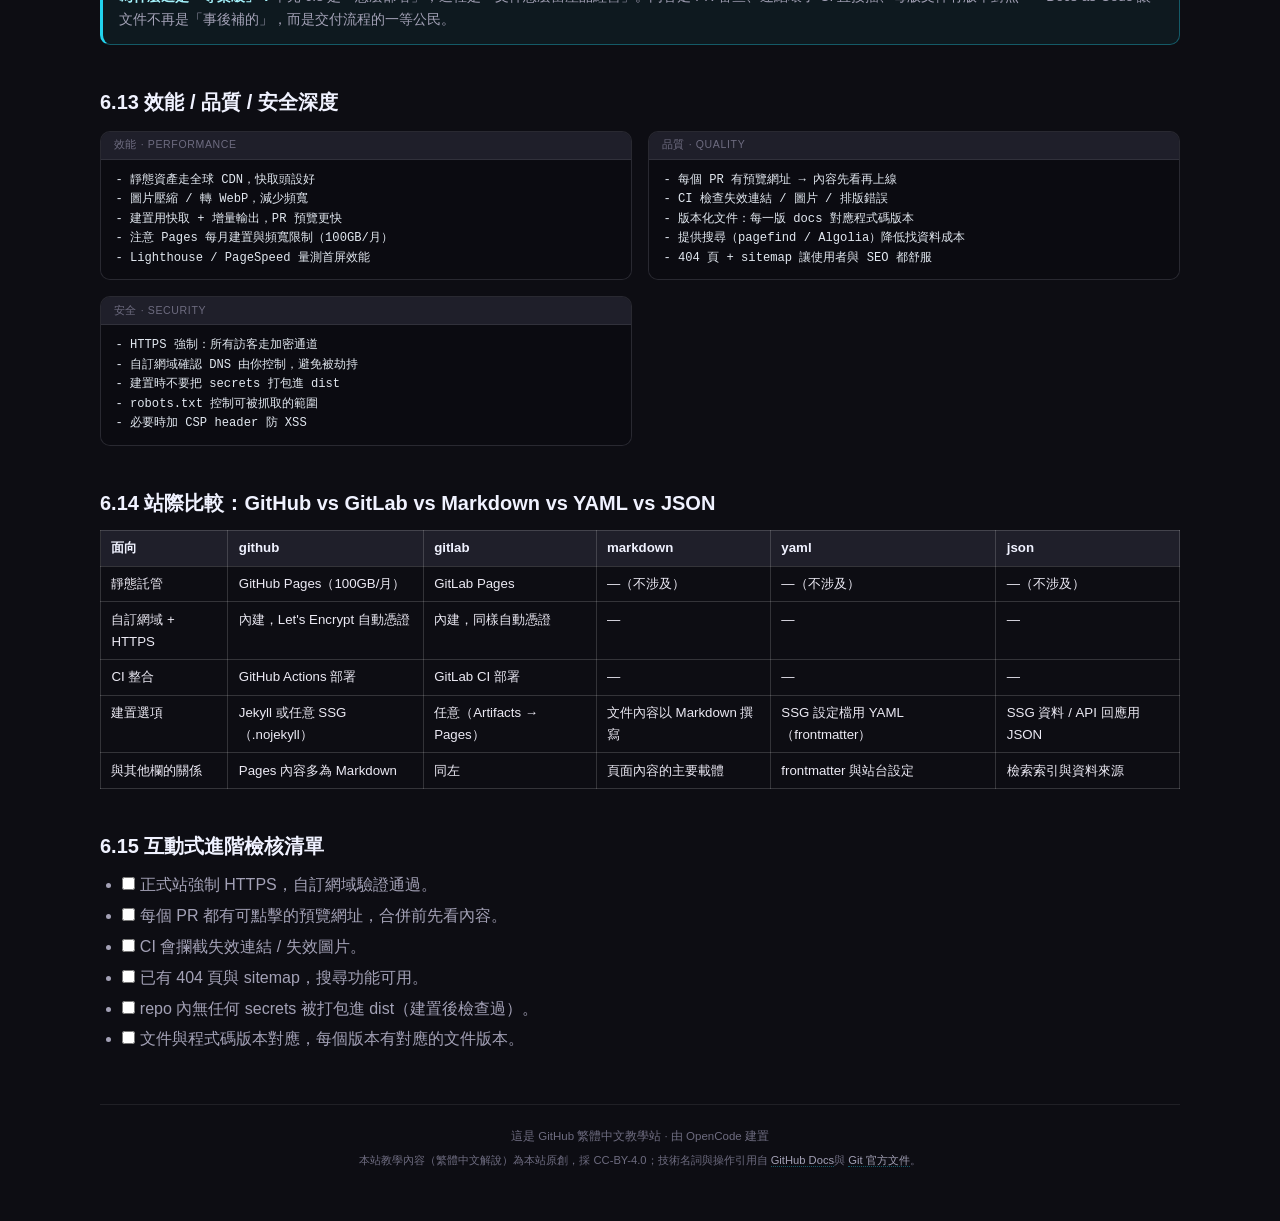
<file: docs/unit-06-github-pages.html>
<!DOCTYPE html>
<html lang="zh-Hant">
<head>
<meta charset="UTF-8">
<meta name="viewport" content="width=device-width, initial-scale=1.0">
<title>單元 6 · GitHub Pages · GitHub 繁體中文教學站</title>
<meta name="description" content="個人站/專案站、三種啟用方式、自訂網域、限制">
<link rel="icon" type="image/svg+xml" href="../assets/favicon.svg">
<link rel="stylesheet" href="../assets/site.css">
</head>
<body>
<div class="container">
<header>
  <h1>單元 6 · GitHub Pages</h1>
  <p class="subtitle">個人站/專案站、自訂網域、部署方式</p>
</header>
<nav class="topnav">
  <a href="../index.html">首頁</a>
  <a href="../map.html">概念地圖</a>
  <a href="../learning-path.html">學習路線</a>
  <a href="../docs/index.html">單元教學</a>
  <a href="../glossary.html">術語表</a>
  <a href="../about.html">關於</a>
</nav><div class="back-link"><a href="index.html">← 單元教學</a></div>
<div class="guide">
<h2>6.1 定義：GitHub Pages 是什麼</h2>
<p><strong>GitHub Pages</strong> 是 GitHub 內建的<strong>靜態網站託管</strong>服務——把 repo 裡的 HTML/CSS/JS（或 Markdown）直接變成網站，<strong>免費、附 HTTPS、綁 github.io 網域</strong>。</p>
<div class="callout"><strong>活教材：</strong>你正在看的這個網站、以及 Markdown / YAML / JSON 三個教學站，全部都是用 GitHub Pages 免費部署的。學完這單元，你就能複製同樣的事。</div>
<p>Pages 有兩種站：</p>
<table>
<tr><th>類型</th><th>repo 名稱</th><th>網址</th></tr>
<tr><td><strong>個人/組織站</strong></td><td>必須是 <code>你.github.io</code></td><td><code>https://你.github.io/</code></td></tr>
<tr><td><strong>專案站</strong></td><td>任何名稱</td><td><code>https://你.github.io/repo名/</code></td></tr>
</table>

<h2>6.2 方式一：Deploy from a branch（最簡單）</h2>
<div class="demo-block">
  <div class="demo-label">操作 · SETUP</div>
  <pre>1. repo → Settings → Pages
2. Source: Deploy from a branch
3. Branch: main  /  (root)
4. Save → 等 1~2 分鐘建置
5. 出現網址：https://你.github.io/repo名/</pre>
</div>
<div class="demo-grid">
  <div class="demo-block"><div class="demo-label">repo 內容</div><pre>my-site/
├── index.html
├── about.html
└── assets/
    └── site.css</pre></div>
  <div class="demo-block"><div class="demo-label">發布後網址 · URL</div><pre>https://使用者.github.io/my-site/

# 專案網頁：/repo名/
# 個人網頁：/（repo 名必須是 使用者.github.io）</pre></div>
</div>
<div class="callout info"><strong>純靜態站記得：</strong>加一個空的 <code>.nojekyll</code> 檔，讓 GitHub 不要用 Jekyll 處理你的 HTML（本站就是這樣做的）。否則有些檔名/路徑可能被改寫。</div>

<h2>6.3 方式二：用 GitHub Actions 部署（要建置時）</h2>
<p>需要先編譯（Astro / Vite / Jekyll / MkDocs 等）的專案，用 workflow 建置後再部署。最簡版本：</p>
<div class="demo-block">
  <div class="demo-label">.github/workflows/pages.yml · 片段</div>
  <pre><span class="hl-k">on</span>:
  <span class="hl-k">push</span>:
    <span class="hl-k">branches</span>: <span class="hl-p">[</span>main<span class="hl-p">]</span>
<span class="hl-k">permissions</span>:
  <span class="hl-k">contents</span>: <span class="hl-s">read</span>
  <span class="hl-k">pages</span>: <span class="hl-s">write</span>
  <span class="hl-k">id-token</span>: <span class="hl-s">write</span>
<span class="hl-k">jobs</span>:
  <span class="hl-k">deploy</span>:
    <span class="hl-k">runs-on</span>: <span class="hl-s">ubuntu-latest</span>
    <span class="hl-k">steps</span>:
      <span class="hl-p">-</span> <span class="hl-k">uses</span>: <span class="hl-s">actions/configure-pages@v5</span>
      <span class="hl-p">-</span> <span class="hl-k">uses</span>: <span class="hl-s">actions/upload-pages-artifact@v3</span>
        <span class="hl-k">with</span>: <span class="hl-k">path</span>: <span class="hl-s">.</span>
      <span class="hl-p">-</span> <span class="hl-k">uses</span>: <span class="hl-s">actions/deploy-pages@v4</span></pre>
</div>
<p class="hint">細節（on / jobs / permissions）在<a href="unit-07-github-actions.html">單元 7</a>學到後就看得懂。這裡先會「複製貼上可用」。</p>

<h2>6.4 方式三：gh CLI</h2>
<div class="demo-block">
  <div class="demo-label">gh 指令 · COMMANDS</div>
  <pre>gh repo create my-site --public --source=. --push
gh api --method POST   repos/USER/my-site/pages   -f "source[branch]=main" -f "source[path]=/"</pre>
</div>

<h2>6.5 自訂網域 · Custom Domain</h2>
<p>想用自己的網域（如 <code>blog.example.com</code>）：</p>
<ol>
<li>Pages 設定填 CNAME：<code>blog.example.com</code>。</li>
<li>到你的 DNS 供應商加 CNAME 記錄指向 <code>你.github.io</code>。</li>
<li>等 DNS 生效（通常幾分鐘到幾小時），即可用 <code>https://blog.example.com</code> 存取。</li>
</ol>
<div class="callout warn"><strong>兩件事容易忘：</strong>① 網域根（apex）多半要改 <strong>A record</strong> 指到 GitHub 的 IP；② 設定後 GitHub 會自動發 HTTPS 憑證，但需要一點時間，別急著改回去。</div>

<h2>6.6 限制要知道 · Limits</h2>
<table>
<tr><th>項目</th><th>限制</th></tr>
<tr><td>內容</td><td>靜態檔案（無後端、無資料庫、無伺服器執行）</td></tr>
<tr><td>建置次數</td><td>每月有配額（免費方案每小時約 10 次）</td></tr>
<tr><td>大小</td><td>repo 建議 1GB 以下、單檔 100MB 內</td></tr>
<tr><td>用途</td><td>個人/專案/組織網站 OK；商業「伺服器型」服務禁用</td></tr>
</table>
<div class="callout warn"><strong>重要：</strong>Pages 是<strong>靜態</strong>的——沒有帳號登入、沒有伺服器端資料庫、沒有 API。需要後端時，改用其他服務（Firebase、Vercel、Render 等）。</div>

<h2>6.7 Worked Example：部署你自己的教學站</h2>
<div class="demo-grid">
  <div class="demo-block"><div class="demo-label">步驟 · STEPS</div><pre>1. 建 repo（如 my-site）
2. 放 index.html 與 assets/site.css
3. 加空的 .nojekyll
4. push 到 GitHub
5. Settings → Pages → Deploy from branch → main
6. 等 1–2 分鐘 → https://你.github.io/my-site/</pre></div>
  <div class="demo-block"><div class="demo-label">驗收 · ACCEPT</div><div class="demo-render">
    <p>✅ 網址能開<br>✅ HTTPS 生效（看得到鎖頭）<br>✅ 更新後 push，網站自動更新<br>✅ 需要時 CNAME 能指到自訂網域</p>
  </div></div>
</div>
<p class="hint">想更深入，可回顧<a href="https://shumingyang-opencode.github.io/markdown-tech-zh-tw/" rel="noopener">本站姊妹站的結構</a>當範本——它的原始檔就開源在 GitHub 上。</p>

  <div class="outcome">
    <strong>看完這單元你應該能說出：</strong>
    <ul><li>說出 GitHub Pages 是什麼，以及個人站與專案站的差別。</li><li>用「Deploy from a branch」啟用 Pages。</li><li>說明 .nojekyll 的作用與何時需要。</li><li>完成自訂網域的 CNAME 流程。</li><li>列出 Pages 的靜態限制與替代方案。</li></ul>
  </div>

  <h2>延伸閱讀</h2>
  <ul>
<li>上一篇：<a href="unit-05-issues-project.html">單元 5 · Issues 與專案管理</a>。</li>
<li>下一篇：<a href="unit-07-github-actions.html">單元 7 · GitHub Actions</a>。</li>
<li><a href="../glossary.html">術語表</a>：複習全站。</li>
</ul>

<div class="next-prev">
    <a href="unit-05-issues-project.html"><div class="np-label">← 上一篇</div><div class="np-name">單元 5 · Issues 與專案管理</div></a>
    <a class="np-next" href="unit-07-github-actions.html"><div class="np-label">下一篇 →</div><div class="np-name">單元 7 · GitHub Actions</div></a>
</div>
<h2>6.8 進階真實情境 Worked Example：多分支 + 自訂網域 + HTTPS 強制 + 環境變數管理</h2>
<div class="demo-grid">
  <div class="demo-block"><div class="demo-label">情境 · SCENARIO</div><pre>你有一個 Astro 靜態站，需要：
- main 分支：穩定版（已部署）
- dev 分支：開發版（可預覽）
- 自訂網域：docs.techco.dev
- 強制 HTTPS（從 HTTP 跳轉）
- 用 GitHub Actions 自動建置部署</pre></div>
  <div class="demo-block"><div class="demo-label">完整操作 · COMMANDS</div><pre><span class="hl-c"># 1. repo 內建立 Pages workflow</span>
cat > .github/workflows/pages.yml << 'EOF'
name: Deploy Pages
on:
  push:
    branches: [main, dev]
permissions:
  contents: read
  pages: write
  id-token: write
jobs:
  build:
    runs-on: ubuntu-latest
    steps:
      - uses: actions/checkout@v4
      - uses: actions/setup-node@v4
        with: { node-version: 20 }
      - run: npm ci && npm run build
      - uses: actions/upload-pages-artifact@v3
        with: { path: dist }
  deploy:
    needs: build
    runs-on: ubuntu-latest
    environment:
      name: github-pages
      url: ${{ steps.deployment.outputs.page_url }}
    steps:
      - id: deployment
        uses: actions/deploy-pages@v4
EOF

<span class="hl-c"># 2. 設定自訂網域</span>
echo "docs.techco.dev" > CNAME
git add CNAME && git commit -m "chore: add CNAME"

<span class="hl-c"># 3. 強制 HTTPS（Settings）</span>
gh api --method PUT \
  "/repos/TechCo/app/pages" \
  -f build_type=workflow \
  -f https_enforced=true

<span class="hl-c"># 4. 為 dev 分支設定預覽環境</span>
gh api --method POST \
  "/repos/TechCo/app/pages/environments" \
  -f name="dev-preview" \
  -f source='{"branch":"dev"}'

<span class="hl-c"># 5. 推送到 main 觸發正式部署</span>
git checkout main && git push

<span class="hl-c"># 6. 推送到 dev 觸發預覽部署</span>
git checkout dev && git push

<span class="hl-c"># 7. 驗證兩種網址</span>
curl -I https://docs.techco.dev
curl -I https://techco.dev/dev/</pre></div>
</div>
<div class="callout info"><strong>為什麼選這個方法：</strong>多分支 + 自訂網域 + Actions 的組合讓你在同一個 repo 同時維護正式站與預覽站，不用額外服務。HTTPS 強制確保所有訪客走加密通道——Google 也偏好 HTTPS 站的 SEO 排名。</div>

<h2>6.9 深入原理擴充</h2>
<div class="demo-block">
  <div class="demo-label">GitHub Pages 建置流程</div>
  <pre>push 到 main
    │
    ▼
GitHub Pages 服務（內建）
    ├── 方式一（Deploy from branch）：
    │   └── 直接複製 static/ 資料夾到 CDN
    │
    └── 方式二（Actions workflow）：
        ├── runner 執行 build step（如 astro build）
        ├── 產物上傳為 artifact
        └── deploy-pages action 部署 artifact 到 CDN
            └── CDN 節點分佈全球（Fastly）</pre>
</div>
<ul>
  <li><strong>gh-pages 分支的 refspec</strong>：當你選「Deploy from branch → gh-pages」，GitHub 會從這個分支的 <code>/docs</code> 資料夾或根目錄抓內容——這個分支的歷史會被 GitHub Pages 服務讀取，但你自己看不到「部署結果」（只能看原始碼）。</li>
  <li><strong>CNAME 的 DNS 解析</strong>：CNAME 記錄指向 <code>你的帳號.github.io</code>，GitHub 會自動管理 HTTPS 憑證（Let's Encrypt）。網域根（apex）需要改 A record 指向 <code>185.199.108.153</code> 等四個 IP。</li>
  <li><strong>Jekyll 與 .nojekyll</strong>：GitHub Pages 預設用 Jekyll 處理 Markdown——如果你不用 Jekyll，加空的 <code>.nojekyll</code> 檔讓它跳過。否則 <code>_</code> 開頭的資料夾會被忽略（Jekyll 的约定）。</li>
</ul>

<h2>6.10 診斷式疑難排解表</h2>
<table>
<tr><th>症狀</th><th>可能原因</th><th>解決方案</th></tr>
<tr><td>Pages 網址 404</td><td>未啟用 Pages / 建置失敗</td><td>到 Settings → Pages 確認狀態；到 Actions 分頁看建置 log</td></tr>
<tr><td>自訂網域無法訪問</td><td>DNS 未生效 / CNAME 錯誤</td><td>用 <code>dig docs.techco.dev</code> 確認解析結果</td></tr>
<tr><td>HTTPS 不顯示鎖頭</td><td>憑證尚未發放</td><td>等 15-30 分鐘；檢查 DNS 是否指向正確的 CNAME</td></tr>
<tr><td>更新後頁面沒變化</td><td>瀏覽器快取</td><td>Ctrl+Shift+R 強制重新整理；或在 URL 後加 <code>?v=2</code></td></tr>
<tr><td>Actions workflow 沒觸發</td><td>workflow 檔名或觸發條件錯誤</td><td>確認 <code>.github/workflows/pages.yml</code> 在正確分支；<code>on.push.branches</code> 包含你的分支</td></tr>
</table>

<h2>6.11 進階挑戰題</h2>
<ol>
  <li>用 Astro 或 Vite 建立一個靜態站，部署到 GitHub Pages，用 Actions workflow 建置。然後設定自訂網域（買一個便宜的 .dev 網域），完成 DNS 設定並驗證 HTTPS 生效。</li>
  <li>建立一個「分支預覽」機制：每次開 PR 都自動部署一個預覽網址（如 <code>pr-42.yourapp.pages.dev</code>），PR 合併後自動刪除預覽站。</li>
  <li>研究 GitHub Pages 的速率限制（每小時建置次數、repo 大小限制），寫一份「什麼時候該從 Pages 換到 Vercel/Netlify」的決策清單。</li>
</ol>

<h2>6.12 專案級端到端 Worked Example：Docs-as-Code 完整文件站專案</h2>
<p>單元 6.8 部署了「一個正式站 + 一個 dev 站」；這裡把文件站放大成<strong>產品級 Docs-as-Code</strong>：內容與程式碼同 repo、PR 審查才更新、每個 PR 有預覽網址、自動檢查失效連結。做完它，文件品質與程式碼品質同步——這是單元 6.8「怎麼部署」之上的「文件當產品經營」。</p>
<div class="demo-grid">
  <div class="demo-block"><div class="demo-label">產出檔案樹 · FILE TREE</div><pre>techco-docs/
├── src/
│   ├── content/docs/
│   │   ├── getting-started.md
│   │   └── api-reference.md
│   └── astro.config.mjs
├── public/
│   ├── favicon.svg
│   └── robots.txt
├── .github/workflows/
│   ├── preview.yml            <span class="hl-c"># PR → 預覽站（pr-NNN）</span>
│   └── deploy.yml             <span class="hl-c"># main → 正式站</span>
├── scripts/
│   └── check-links.mjs        <span class="hl-c"># 掃描失效連結 / 圖片</span>
├── .nojekyll                  <span class="hl-c"># 跳過 Jekyll（用 Astro 建置）</span>
├── CNAME                      <span class="hl-c"># docs.techco.dev</span>
└── package.json</pre></div>
  <div class="demo-block"><div class="demo-label">關鍵檔案 · KEY FILES</div><pre><span class="hl-c"># .github/workflows/preview.yml（PR 預覽）</span>
name: Preview
on: pull_request
jobs:
  build:
    runs-on: ubuntu-latest
    permissions: { contents: read, pages: write, id-token: write }
    steps:
      - uses: actions/checkout@v4
      - uses: actions/setup-node@v4
        with: { node-version: 20 }
      - run: npm ci && npm run build
      - name: 檢查失效連結
        run: node scripts/check-links.mjs dist
      - uses: actions/upload-pages-artifact@v3
        with: { path: dist }
      - id: deploy
        uses: actions/deploy-pages@v4
        with: { preview: true }</pre></div>
</div>
<div class="demo-block">
  <div class="demo-label">驗證命令與輸出 · VERIFY</div>
  <pre><span class="hl-c"># 1. 正式站回應</span>
curl -sI https://docs.techco.dev | head -1
<span class="hl-c"># 輸出 → HTTP/2 200</span>

<span class="hl-c"># 2. HTTPS 強制</span>
curl -sI http://docs.techco.dev | grep -i location
<span class="hl-c"># 輸出 → Location: https://docs.techco.dev/</span>

<span class="hl-c"># 3. PR 預覽網址（在 PR 頁面有 View deployment 連結）</span>
gh pr view 45 --json url --jq '.url'
<span class="hl-c"># 輸出 → https://github.com/TechCo/techco-docs/pull/45</span>

<span class="hl-c"># 4. 失效連結檢查結果（CI log）</span>
<span class="hl-c"># 輸出 → "Checked 42 links, 0 broken"</span></pre>
</div>
<div class="callout info"><strong>為什麼這是「專案級」：</strong>單元 6.8 是「怎麼部署」；這裡是「文件怎麼當產品經營」。內容走 PR 審查、連結壞了 CI 直接擋、每版文件有版本對照——Docs-as-Code 讓文件不再是「事後補的」，而是交付流程的一等公民。</div>

<h2>6.13 效能 / 品質 / 安全深度</h2>
<div class="demo-grid">
  <div class="demo-block"><div class="demo-label">效能 · PERFORMANCE</div><pre>- 靜態資產走全球 CDN，快取頭設好
- 圖片壓縮 / 轉 WebP，減少頻寬
- 建置用快取 + 增量輸出，PR 預覽更快
- 注意 Pages 每月建置與頻寬限制（100GB/月）
- Lighthouse / PageSpeed 量測首屏效能</pre></div>
  <div class="demo-block"><div class="demo-label">品質 · QUALITY</div><pre>- 每個 PR 有預覽網址 → 內容先看再上線
- CI 檢查失效連結 / 圖片 / 排版錯誤
- 版本化文件：每一版 docs 對應程式碼版本
- 提供搜尋（pagefind / Algolia）降低找資料成本
- 404 頁 + sitemap 讓使用者與 SEO 都舒服</pre></div>
  <div class="demo-block"><div class="demo-label">安全 · SECURITY</div><pre>- HTTPS 強制：所有訪客走加密通道
- 自訂網域確認 DNS 由你控制，避免被劫持
- 建置時不要把 secrets 打包進 dist
- robots.txt 控制可被抓取的範圍
- 必要時加 CSP header 防 XSS</pre></div>
</div>

<h2>6.14 站際比較：GitHub vs GitLab vs Markdown vs YAML vs JSON</h2>
<table>
<tr><th>面向</th><th>github</th><th>gitlab</th><th>markdown</th><th>yaml</th><th>json</th></tr>
<tr><td>靜態託管</td><td>GitHub Pages（100GB/月）</td><td>GitLab Pages</td><td>—（不涉及）</td><td>—（不涉及）</td><td>—（不涉及）</td></tr>
<tr><td>自訂網域 + HTTPS</td><td>內建，Let's Encrypt 自動憑證</td><td>內建，同樣自動憑證</td><td>—</td><td>—</td><td>—</td></tr>
<tr><td>CI 整合</td><td>GitHub Actions 部署</td><td>GitLab CI 部署</td><td>—</td><td>—</td><td>—</td></tr>
<tr><td>建置選項</td><td>Jekyll 或任意 SSG（.nojekyll）</td><td>任意（Artifacts → Pages）</td><td>文件內容以 Markdown 撰寫</td><td>SSG 設定檔用 YAML（frontmatter）</td><td>SSG 資料 / API 回應用 JSON</td></tr>
<tr><td>與其他欄的關係</td><td>Pages 內容多為 Markdown</td><td>同左</td><td>頁面內容的主要載體</td><td>frontmatter 與站台設定</td><td>檢索索引與資料來源</td></tr>
</table>

<h2>6.15 互動式進階檢核清單</h2>
<div class="demo-render">
  <ul>
    <li><label><input type="checkbox"> 正式站強制 HTTPS，自訂網域驗證通過。</label></li>
    <li><label><input type="checkbox"> 每個 PR 都有可點擊的預覽網址，合併前先看內容。</label></li>
    <li><label><input type="checkbox"> CI 會攔截失效連結 / 失效圖片。</label></li>
    <li><label><input type="checkbox"> 已有 404 頁與 sitemap，搜尋功能可用。</label></li>
    <li><label><input type="checkbox"> repo 內無任何 secrets 被打包進 dist（建置後檢查過）。</label></li>
    <li><label><input type="checkbox"> 文件與程式碼版本對應，每個版本有對應的文件版本。</label></li>
  </ul>
</div>

</div>
<footer>這是 GitHub 繁體中文教學站 · 由 OpenCode 建置<br>
  <span class="footer-license">本站教學內容（繁體中文解說）為本站原創，採 CC-BY-4.0；技術名詞與操作引用自 <a href="https://docs.github.com/" rel="noopener">GitHub Docs</a>與 <a href="https://git-scm.com/doc" rel="noopener">Git 官方文件</a>。</span></footer>
</div><link rel="stylesheet" href="../assets/speech.css">
<script src="../assets/speech.js" defer></script>
</body></html>
</file>
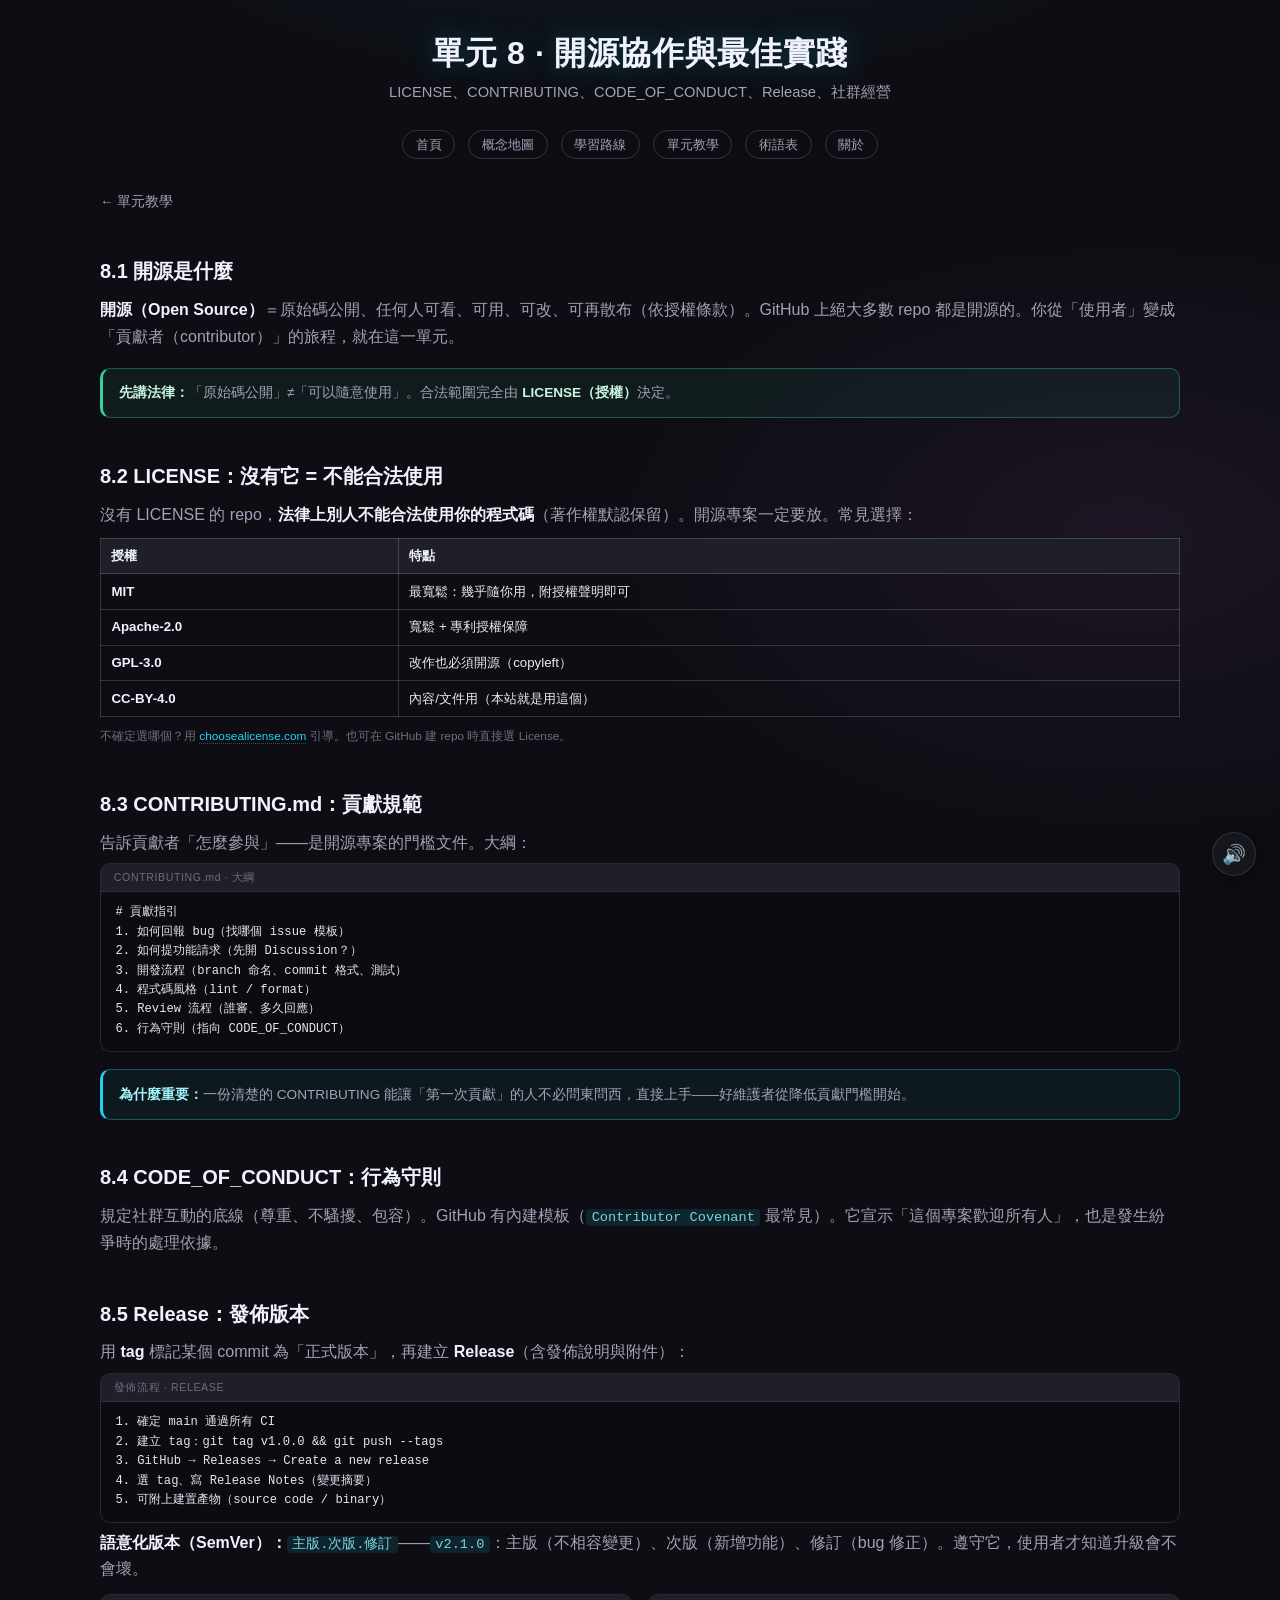
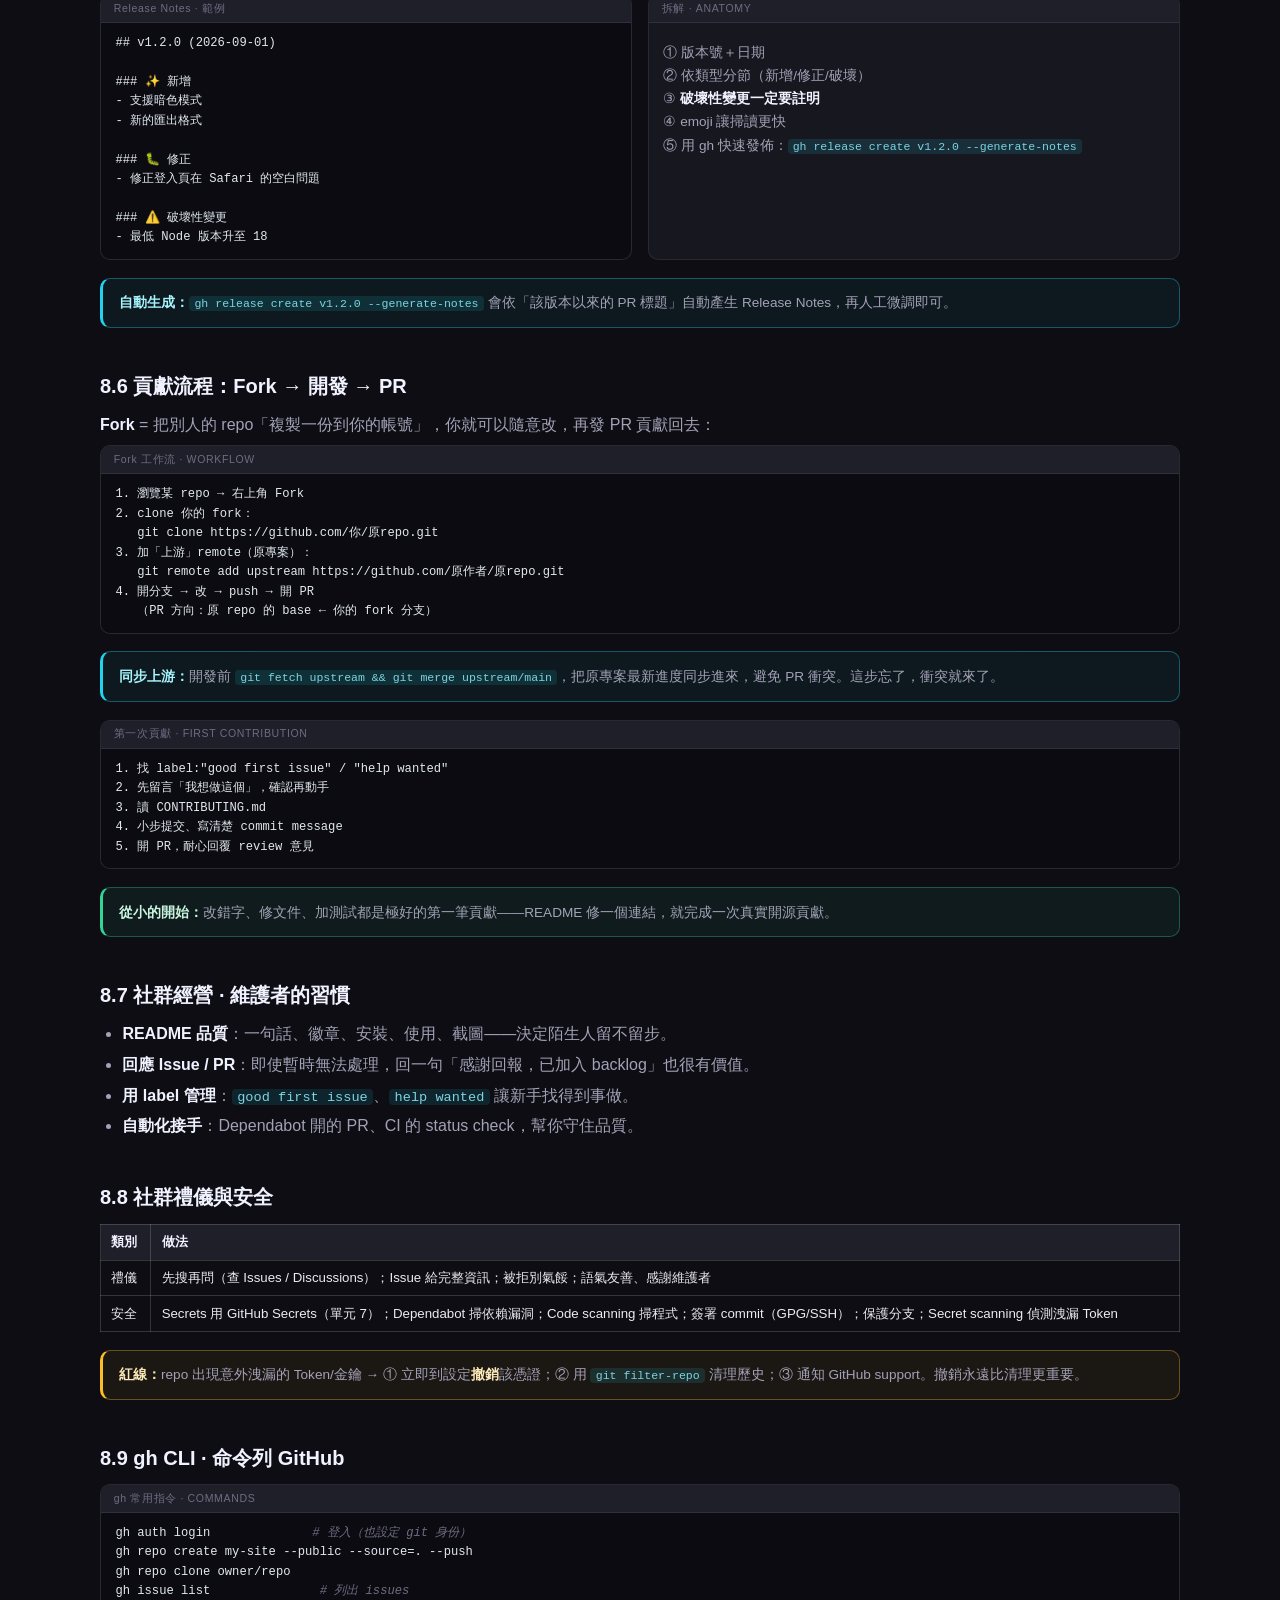
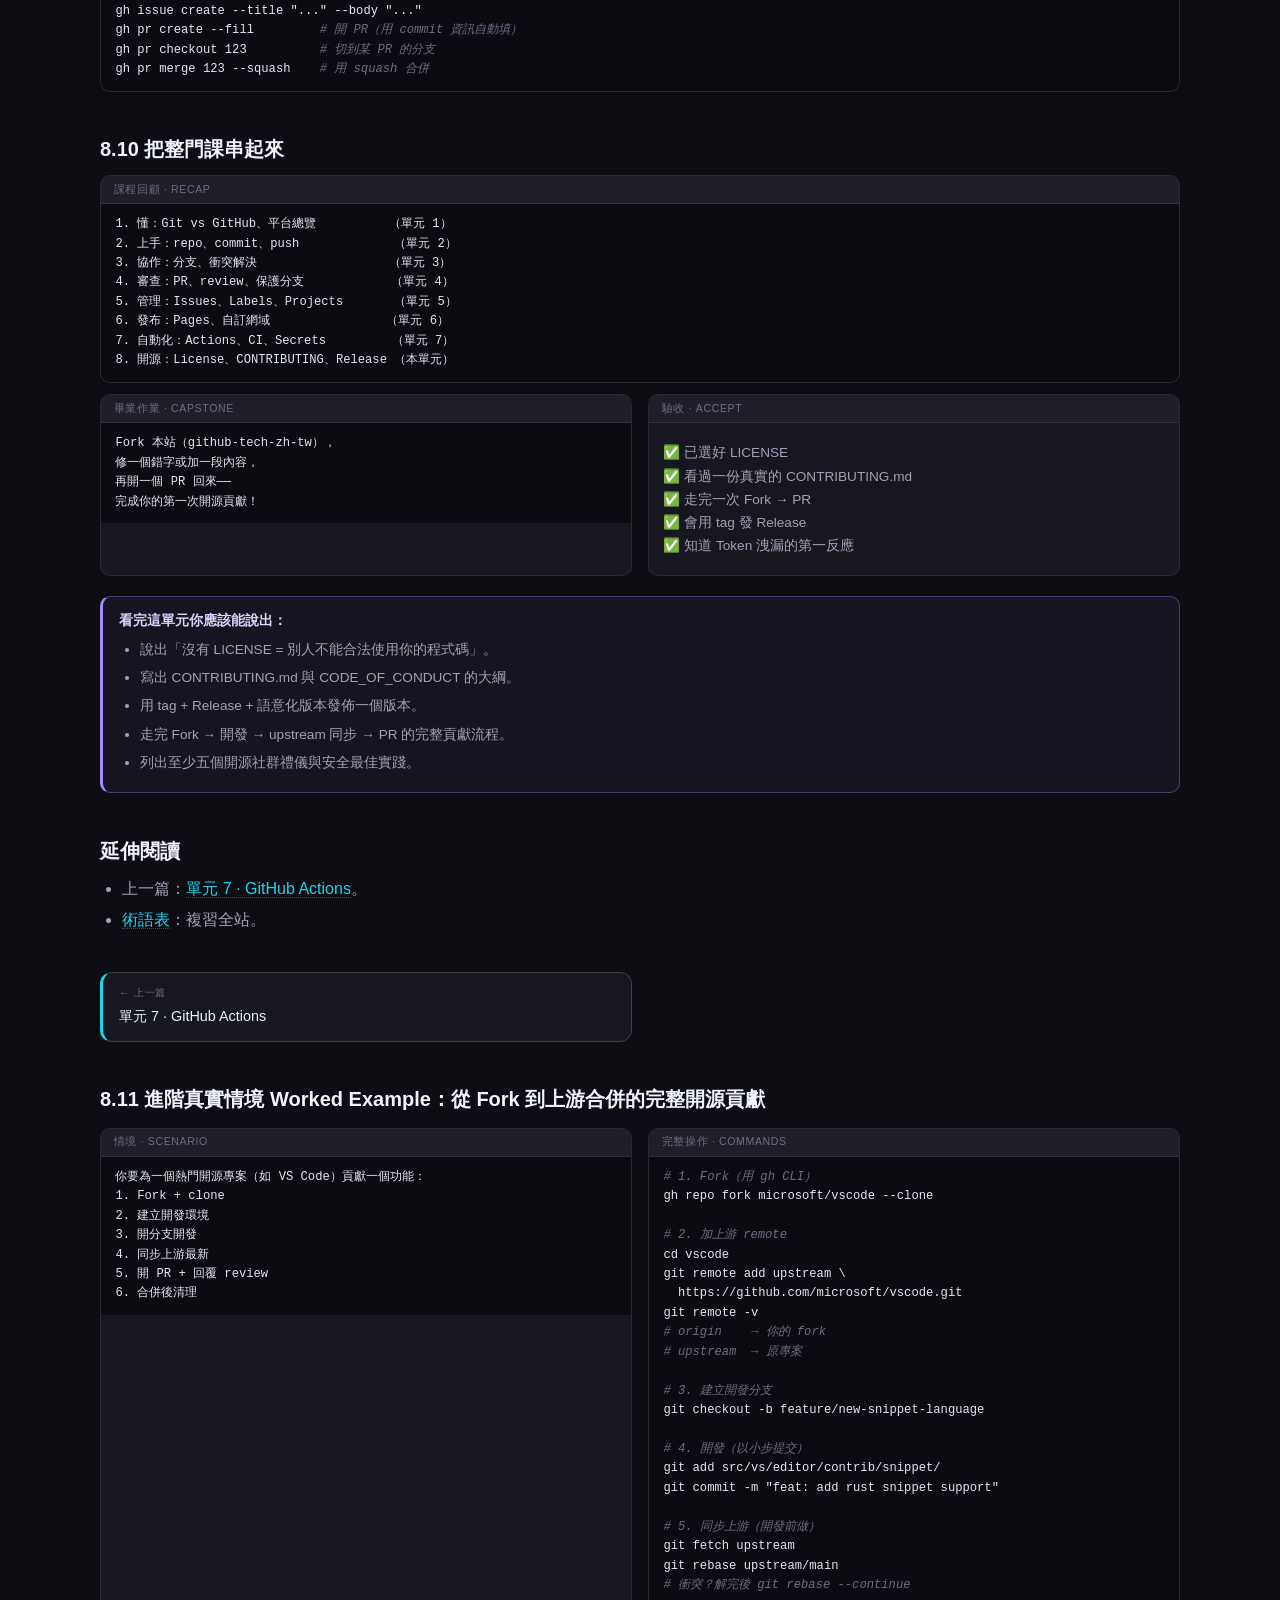
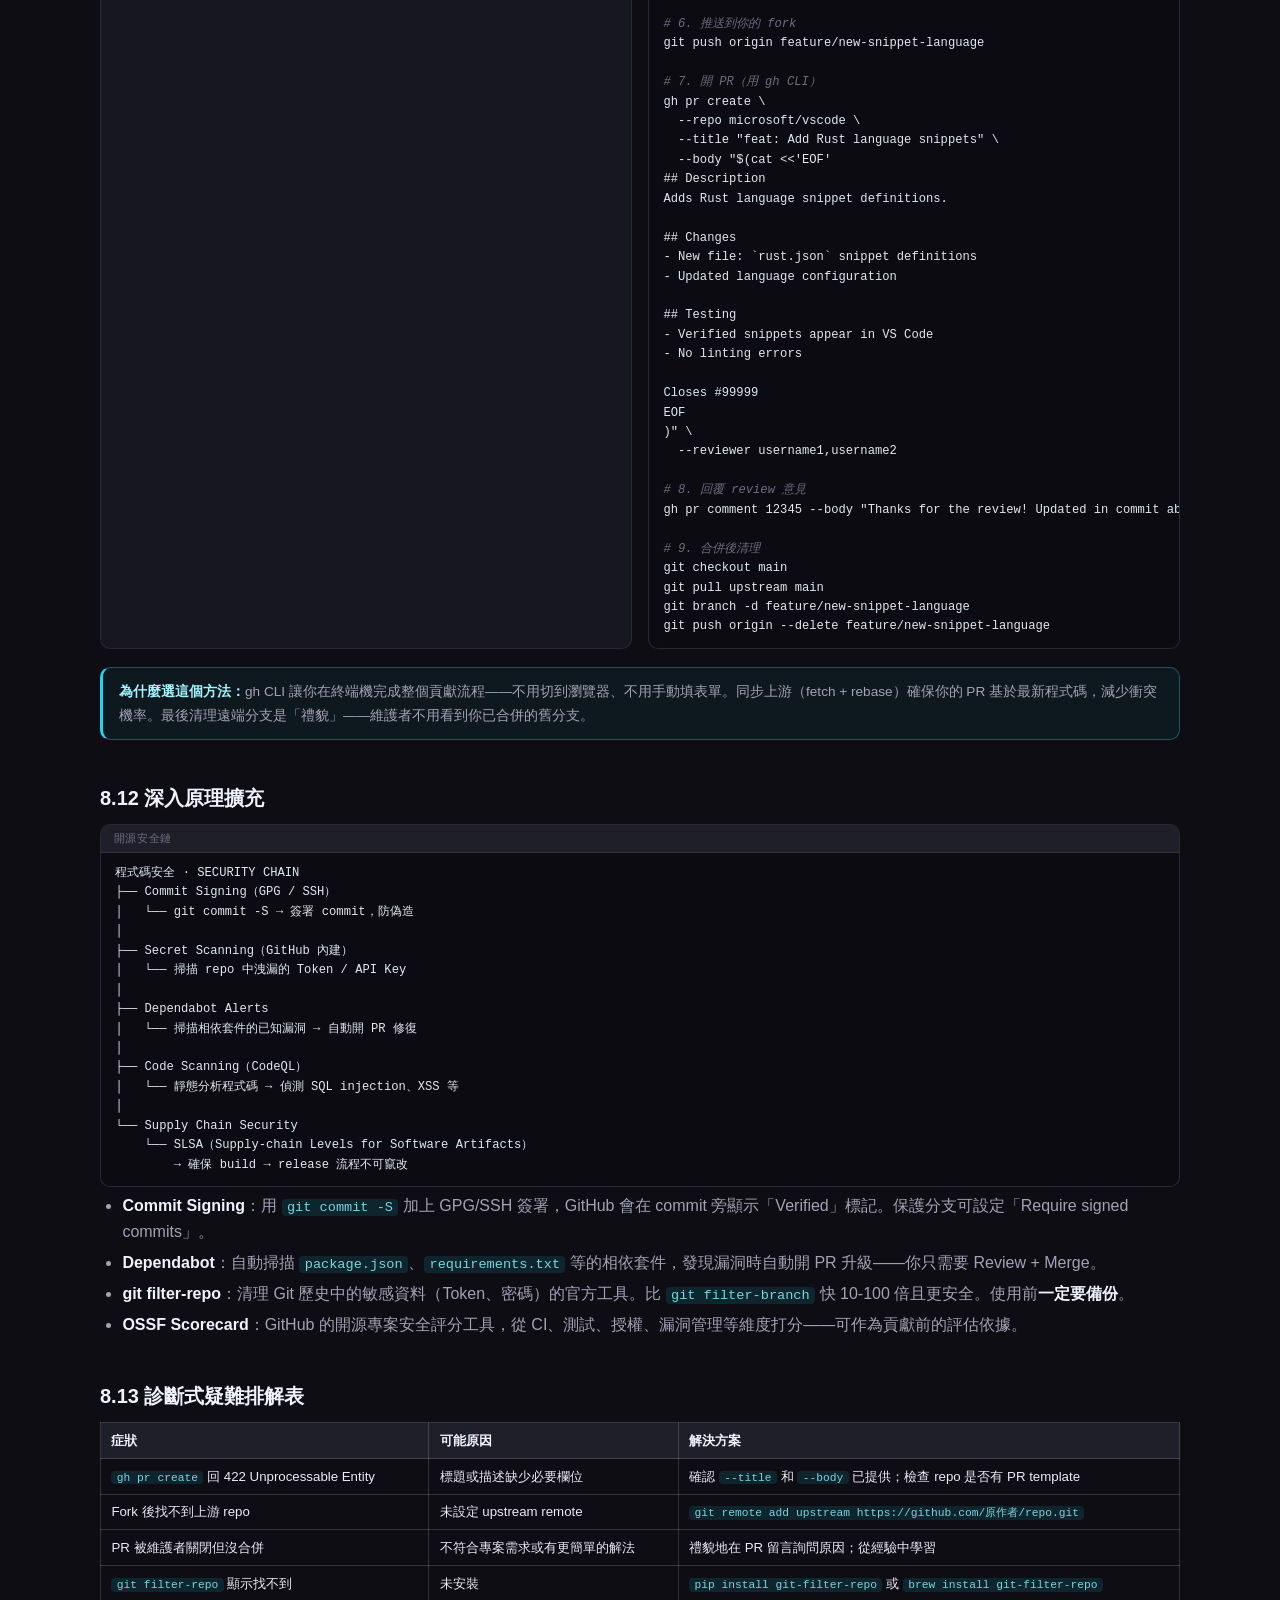
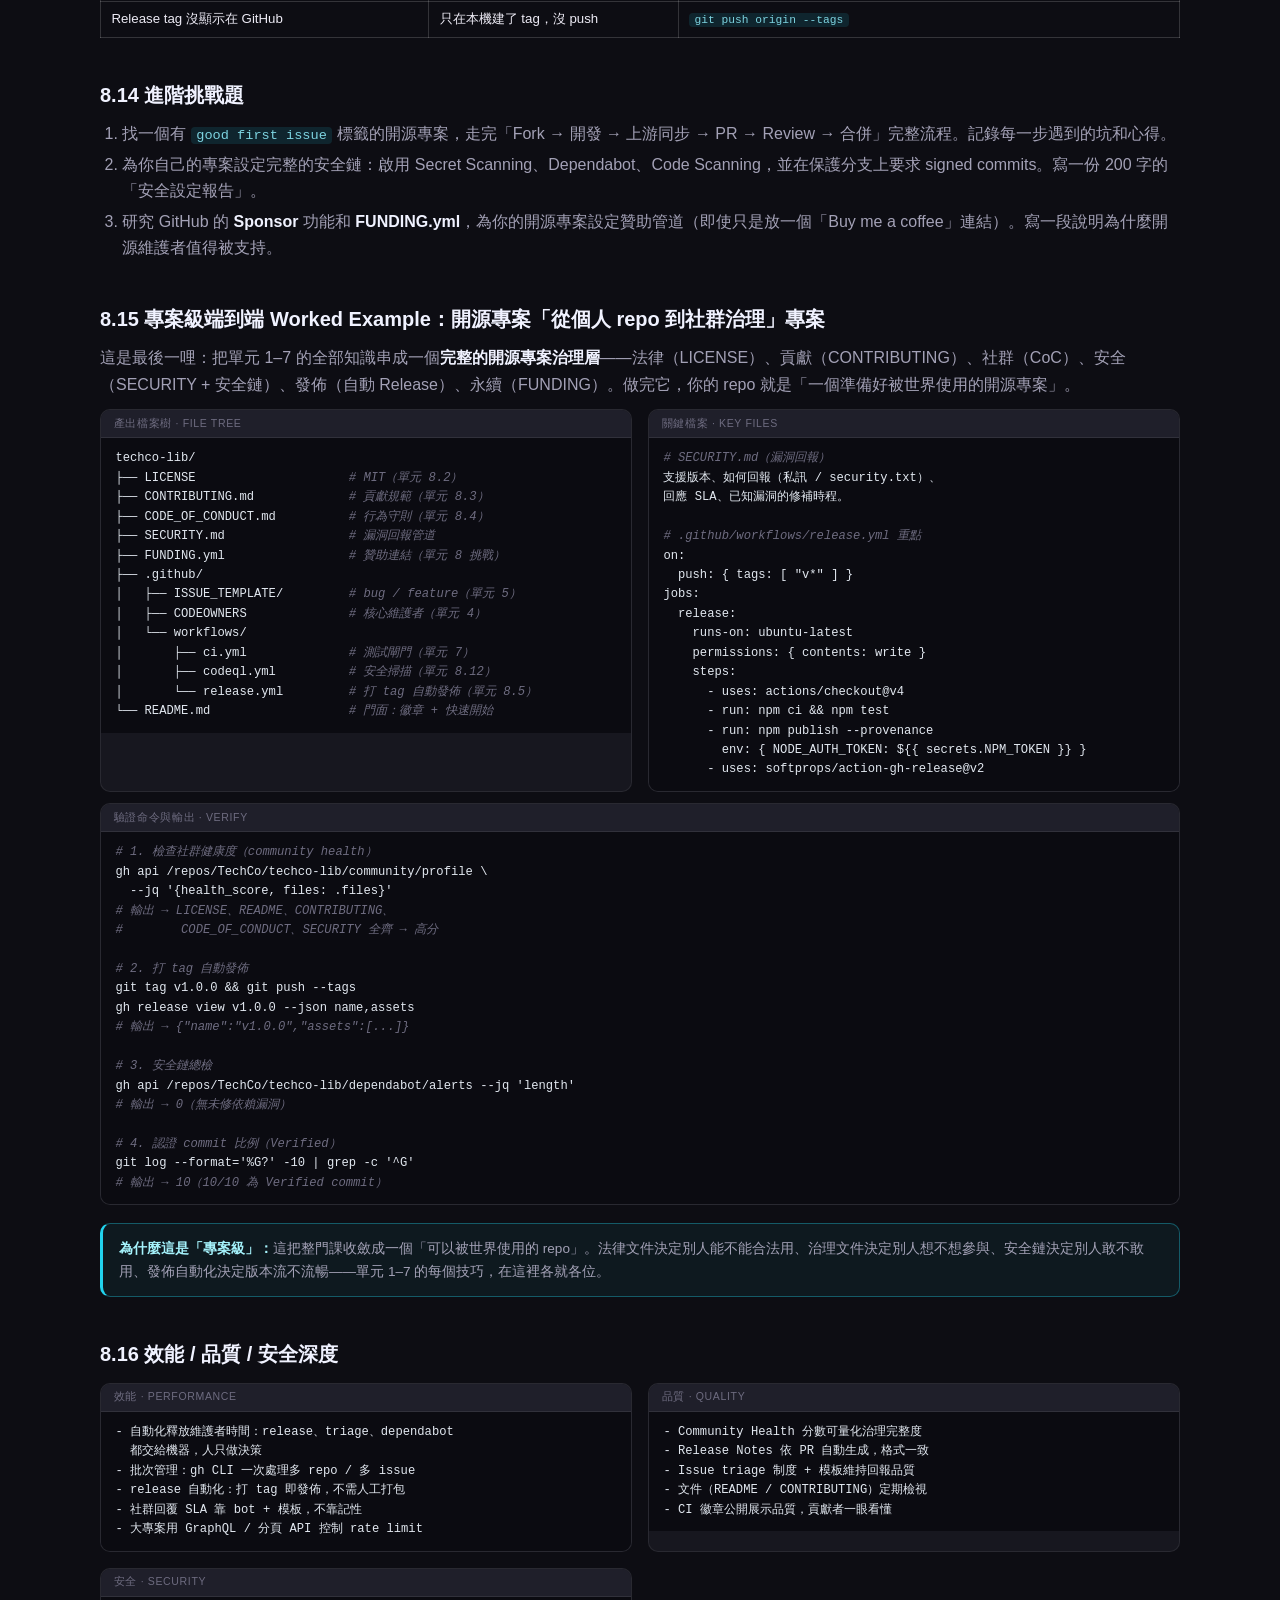
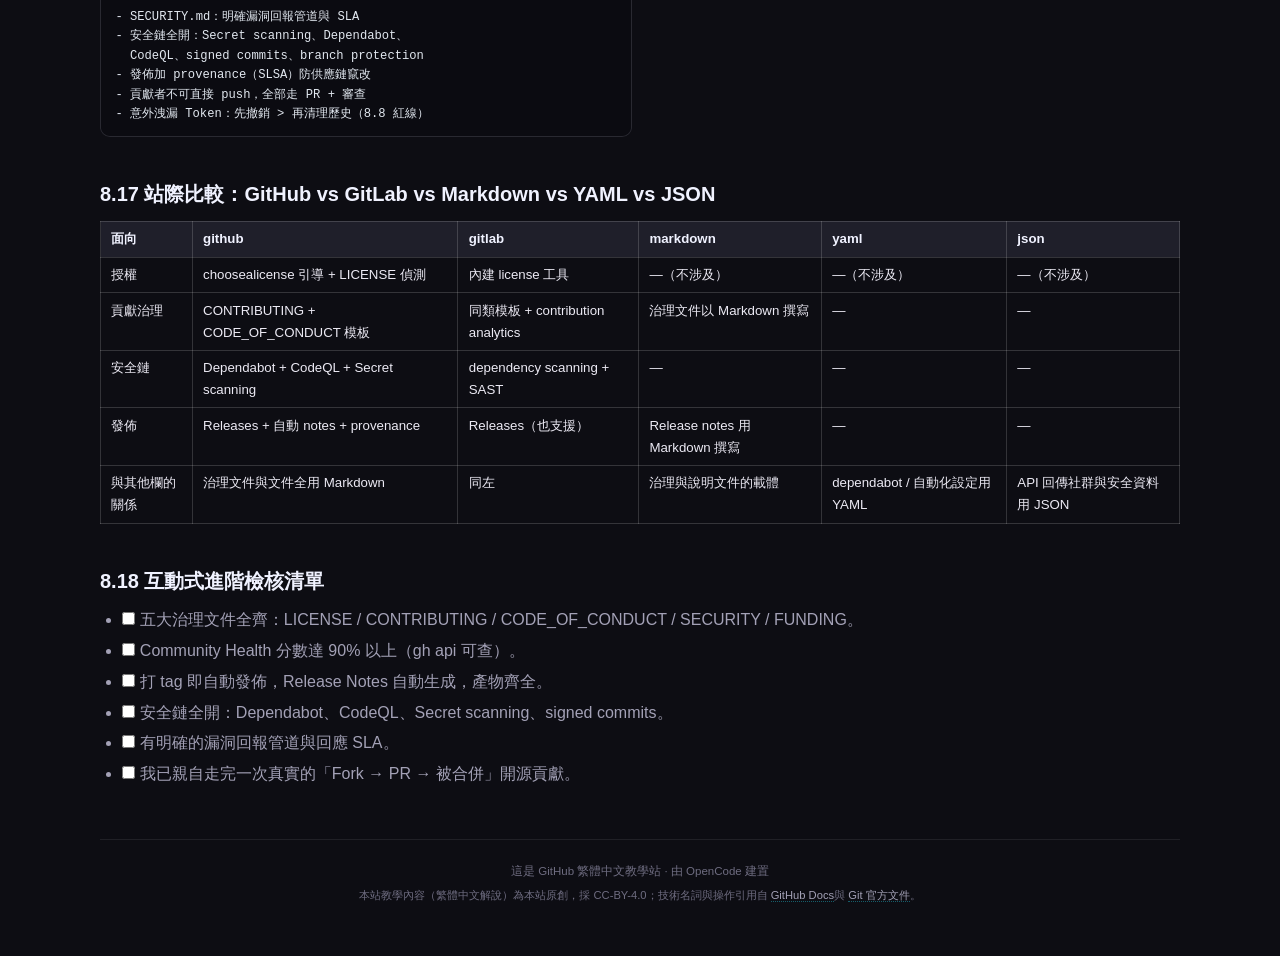
<file: docs/unit-08-open-source-best-practices.html>
<!DOCTYPE html>
<html lang="zh-Hant">
<head>
<meta charset="UTF-8">
<meta name="viewport" content="width=device-width, initial-scale=1.0">
<title>單元 8 · 開源協作與最佳實踐 · GitHub 繁體中文教學站</title>
<meta name="description" content="License、CONTRIBUTING、CODE_OF_CONDUCT、Release、Fork 貢獻、gh CLI、安全">
<link rel="icon" type="image/svg+xml" href="../assets/favicon.svg">
<link rel="stylesheet" href="../assets/site.css">
</head>
<body>
<div class="container">
<header>
  <h1>單元 8 · 開源協作與最佳實踐</h1>
  <p class="subtitle">LICENSE、CONTRIBUTING、CODE_OF_CONDUCT、Release、社群經營</p>
</header>
<nav class="topnav">
  <a href="../index.html">首頁</a>
  <a href="../map.html">概念地圖</a>
  <a href="../learning-path.html">學習路線</a>
  <a href="../docs/index.html">單元教學</a>
  <a href="../glossary.html">術語表</a>
  <a href="../about.html">關於</a>
</nav><div class="back-link"><a href="index.html">← 單元教學</a></div>
<div class="guide">
<h2>8.1 開源是什麼</h2>
<p><strong>開源（Open Source）</strong>＝原始碼公開、任何人可看、可用、可改、可再散布（依授權條款）。GitHub 上絕大多數 repo 都是開源的。你從「使用者」變成「貢獻者（contributor）」的旅程，就在這一單元。</p>
<div class="callout"><strong>先講法律：</strong>「原始碼公開」≠「可以隨意使用」。合法範圍完全由 <strong>LICENSE（授權）</strong>決定。</div>

<h2>8.2 LICENSE：沒有它 = 不能合法使用</h2>
<p>沒有 LICENSE 的 repo，<strong>法律上別人不能合法使用你的程式碼</strong>（著作權默認保留）。開源專案一定要放。常見選擇：</p>
<table>
<tr><th>授權</th><th>特點</th></tr>
<tr><td><strong>MIT</strong></td><td>最寬鬆：幾乎隨你用，附授權聲明即可</td></tr>
<tr><td><strong>Apache-2.0</strong></td><td>寬鬆 + 專利授權保障</td></tr>
<tr><td><strong>GPL-3.0</strong></td><td>改作也必須開源（copyleft）</td></tr>
<tr><td><strong>CC-BY-4.0</strong></td><td>內容/文件用（本站就是用這個）</td></tr>
</table>
<p class="hint">不確定選哪個？用 <a href="https://choosealicense.com/" rel="noopener">choosealicense.com</a> 引導。也可在 GitHub 建 repo 時直接選 License。</p>

<h2>8.3 CONTRIBUTING.md：貢獻規範</h2>
<p>告訴貢獻者「怎麼參與」——是開源專案的門檻文件。大綱：</p>
<div class="demo-block">
  <div class="demo-label">CONTRIBUTING.md · 大綱</div>
  <pre># 貢獻指引
1. 如何回報 bug（找哪個 issue 模板）
2. 如何提功能請求（先開 Discussion？）
3. 開發流程（branch 命名、commit 格式、測試）
4. 程式碼風格（lint / format）
5. Review 流程（誰審、多久回應）
6. 行為守則（指向 CODE_OF_CONDUCT）</pre>
</div>
<div class="callout info"><strong>為什麼重要：</strong>一份清楚的 CONTRIBUTING 能讓「第一次貢獻」的人不必問東問西，直接上手——好維護者從降低貢獻門檻開始。</div>

<h2>8.4 CODE_OF_CONDUCT：行為守則</h2>
<p>規定社群互動的底線（尊重、不騷擾、包容）。GitHub 有內建模板（<code>Contributor Covenant</code> 最常見）。它宣示「這個專案歡迎所有人」，也是發生紛爭時的處理依據。</p>

<h2>8.5 Release：發佈版本</h2>
<p>用 <strong>tag</strong> 標記某個 commit 為「正式版本」，再建立 <strong>Release</strong>（含發佈說明與附件）：</p>
<div class="demo-block">
  <div class="demo-label">發佈流程 · RELEASE</div>
  <pre>1. 確定 main 通過所有 CI
2. 建立 tag：git tag v1.0.0 &amp;&amp; git push --tags
3. GitHub → Releases → Create a new release
4. 選 tag、寫 Release Notes（變更摘要）
5. 可附上建置產物（source code / binary）</pre>
</div>
<p><strong>語意化版本（SemVer）：</strong><code>主版.次版.修訂</code>——<code>v2.1.0</code>：主版（不相容變更）、次版（新增功能）、修訂（bug 修正）。遵守它，使用者才知道升級會不會壞。</p>
<div class="demo-grid">
  <div class="demo-block"><div class="demo-label">Release Notes · 範例</div><pre>## v1.2.0 (2026-09-01)

### ✨ 新增
- 支援暗色模式
- 新的匯出格式

### 🐛 修正
- 修正登入頁在 Safari 的空白問題

### ⚠️ 破壞性變更
- 最低 Node 版本升至 18</pre></div>
  <div class="demo-block"><div class="demo-label">拆解 · ANATOMY</div><div class="demo-render">
    <p>① 版本號＋日期<br>② 依類型分節（新增/修正/破壞）<br>③ <strong>破壞性變更一定要註明</strong><br>④ emoji 讓掃讀更快<br>⑤ 用 gh 快速發佈：<code>gh release create v1.2.0 --generate-notes</code></p>
  </div></div>
</div>
<div class="callout info"><strong>自動生成：</strong><code>gh release create v1.2.0 --generate-notes</code> 會依「該版本以來的 PR 標題」自動產生 Release Notes，再人工微調即可。</div>

<h2>8.6 貢獻流程：Fork → 開發 → PR</h2>
<p><strong>Fork</strong> = 把別人的 repo「複製一份到你的帳號」，你就可以隨意改，再發 PR 貢獻回去：</p>
<div class="demo-block">
  <div class="demo-label">Fork 工作流 · WORKFLOW</div>
  <pre>1. 瀏覽某 repo → 右上角 Fork
2. clone 你的 fork：
   git clone https://github.com/你/原repo.git
3. 加「上游」remote（原專案）：
   git remote add upstream https://github.com/原作者/原repo.git
4. 開分支 → 改 → push → 開 PR
   （PR 方向：原 repo 的 base ← 你的 fork 分支）</pre>
</div>
<div class="callout info"><strong>同步上游：</strong>開發前 <code>git fetch upstream &amp;&amp; git merge upstream/main</code>，把原專案最新進度同步進來，避免 PR 衝突。這步忘了，衝突就來了。</div>
<div class="demo-block">
  <div class="demo-label">第一次貢獻 · FIRST CONTRIBUTION</div>
  <pre>1. 找 label:"good first issue" / "help wanted"
2. 先留言「我想做這個」，確認再動手
3. 讀 CONTRIBUTING.md
4. 小步提交、寫清楚 commit message
5. 開 PR，耐心回覆 review 意見</pre>
</div>
<div class="callout"><strong>從小的開始：</strong>改錯字、修文件、加測試都是極好的第一筆貢獻——README 修一個連結，就完成一次真實開源貢獻。</div>

<h2>8.7 社群經營 · 維護者的習慣</h2>
<ul>
<li><strong>README 品質</strong>：一句話、徽章、安裝、使用、截圖——決定陌生人留不留步。</li>
<li><strong>回應 Issue / PR</strong>：即使暫時無法處理，回一句「感謝回報，已加入 backlog」也很有價值。</li>
<li><strong>用 label 管理</strong>：<code>good first issue</code>、<code>help wanted</code> 讓新手找得到事做。</li>
<li><strong>自動化接手</strong>：Dependabot 開的 PR、CI 的 status check，幫你守住品質。</li>
</ul>

<h2>8.8 社群禮儀與安全</h2><table>
<tr><th>類別</th><th>做法</th></tr>
<tr><td>禮儀</td><td>先搜再問（查 Issues / Discussions）；Issue 給完整資訊；被拒別氣餒；語氣友善、感謝維護者</td></tr>
<tr><td>安全</td><td>Secrets 用 GitHub Secrets（單元 7）；Dependabot 掃依賴漏洞；Code scanning 掃程式；簽署 commit（GPG/SSH）；保護分支；Secret scanning 偵測洩漏 Token</td></tr>
</table>
<div class="callout warn"><strong>紅線：</strong>repo 出現意外洩漏的 Token/金鑰 → ① 立即到設定<strong>撤銷</strong>該憑證；② 用 <code>git filter-repo</code> 清理歷史；③ 通知 GitHub support。撤銷永遠比清理更重要。</div>

<h2>8.9 gh CLI · 命令列 GitHub</h2>
<div class="demo-block">
  <div class="demo-label">gh 常用指令 · COMMANDS</div>
  <pre>gh auth login              <span class="hl-c"># 登入（也設定 git 身份）</span>
gh repo create my-site --public --source=. --push
gh repo clone owner/repo
gh issue list               <span class="hl-c"># 列出 issues</span>
gh issue create --title "..." --body "..."
gh pr create --fill         <span class="hl-c"># 開 PR（用 commit 資訊自動填）</span>
gh pr checkout 123          <span class="hl-c"># 切到某 PR 的分支</span>
gh pr merge 123 --squash    <span class="hl-c"># 用 squash 合併</span></pre>
</div>

<h2>8.10 把整門課串起來</h2>
<div class="demo-block">
  <div class="demo-label">課程回顧 · RECAP</div>
  <pre>1. 懂：Git vs GitHub、平台總覽          （單元 1）
2. 上手：repo、commit、push             （單元 2）
3. 協作：分支、衝突解決                  （單元 3）
4. 審查：PR、review、保護分支            （單元 4）
5. 管理：Issues、Labels、Projects       （單元 5）
6. 發布：Pages、自訂網域                （單元 6）
7. 自動化：Actions、CI、Secrets         （單元 7）
8. 開源：License、CONTRIBUTING、Release （本單元）</pre>
</div>
<div class="demo-grid">
  <div class="demo-block"><div class="demo-label">畢業作業 · CAPSTONE</div><pre>Fork 本站（github-tech-zh-tw），
修一個錯字或加一段內容，
再開一個 PR 回來——
完成你的第一次開源貢獻！</pre></div>
  <div class="demo-block"><div class="demo-label">驗收 · ACCEPT</div><div class="demo-render">
    <p>✅ 已選好 LICENSE<br>✅ 看過一份真實的 CONTRIBUTING.md<br>✅ 走完一次 Fork → PR<br>✅ 會用 tag 發 Release<br>✅ 知道 Token 洩漏的第一反應</p>
  </div></div>
</div>

  <div class="outcome">
    <strong>看完這單元你應該能說出：</strong>
    <ul><li>說出「沒有 LICENSE = 別人不能合法使用你的程式碼」。</li><li>寫出 CONTRIBUTING.md 與 CODE_OF_CONDUCT 的大綱。</li><li>用 tag + Release + 語意化版本發佈一個版本。</li><li>走完 Fork → 開發 → upstream 同步 → PR 的完整貢獻流程。</li><li>列出至少五個開源社群禮儀與安全最佳實踐。</li></ul>
  </div>

  <h2>延伸閱讀</h2>
  <ul>
<li>上一篇：<a href="unit-07-github-actions.html">單元 7 · GitHub Actions</a>。</li>
<li><a href="../glossary.html">術語表</a>：複習全站。</li>
</ul>

<div class="next-prev">
    <a href="unit-07-github-actions.html"><div class="np-label">← 上一篇</div><div class="np-name">單元 7 · GitHub Actions</div></a>
</div>
<h2>8.11 進階真實情境 Worked Example：從 Fork 到上游合併的完整開源貢獻</h2>
<div class="demo-grid">
  <div class="demo-block"><div class="demo-label">情境 · SCENARIO</div><pre>你要為一個熱門開源專案（如 VS Code）貢獻一個功能：
1. Fork + clone
2. 建立開發環境
3. 開分支開發
4. 同步上游最新
5. 開 PR + 回覆 review
6. 合併後清理</pre></div>
  <div class="demo-block"><div class="demo-label">完整操作 · COMMANDS</div><pre><span class="hl-c"># 1. Fork（用 gh CLI）</span>
gh repo fork microsoft/vscode --clone

<span class="hl-c"># 2. 加上游 remote</span>
cd vscode
git remote add upstream \
  https://github.com/microsoft/vscode.git
git remote -v
<span class="hl-c"># origin    → 你的 fork</span>
<span class="hl-c"># upstream  → 原專案</span>

<span class="hl-c"># 3. 建立開發分支</span>
git checkout -b feature/new-snippet-language

<span class="hl-c"># 4. 開發（以小步提交）</span>
git add src/vs/editor/contrib/snippet/
git commit -m "feat: add rust snippet support"

<span class="hl-c"># 5. 同步上游（開發前做）</span>
git fetch upstream
git rebase upstream/main
<span class="hl-c"># 衝突？解完後 git rebase --continue</span>

<span class="hl-c"># 6. 推送到你的 fork</span>
git push origin feature/new-snippet-language

<span class="hl-c"># 7. 開 PR（用 gh CLI）</span>
gh pr create \
  --repo microsoft/vscode \
  --title "feat: Add Rust language snippets" \
  --body "$(cat <<'EOF'
## Description
Adds Rust language snippet definitions.

## Changes
- New file: `rust.json` snippet definitions
- Updated language configuration

## Testing
- Verified snippets appear in VS Code
- No linting errors

Closes #99999
EOF
)" \
  --reviewer username1,username2

<span class="hl-c"># 8. 回覆 review 意見</span>
gh pr comment 12345 --body "Thanks for the review! Updated in commit abc123."

<span class="hl-c"># 9. 合併後清理</span>
git checkout main
git pull upstream main
git branch -d feature/new-snippet-language
git push origin --delete feature/new-snippet-language</pre></div>
</div>
<div class="callout info"><strong>為什麼選這個方法：</strong>gh CLI 讓你在終端機完成整個貢獻流程——不用切到瀏覽器、不用手動填表單。同步上游（fetch + rebase）確保你的 PR 基於最新程式碼，減少衝突機率。最後清理遠端分支是「禮貌」——維護者不用看到你已合併的舊分支。</div>

<h2>8.12 深入原理擴充</h2>
<div class="demo-block">
  <div class="demo-label">開源安全鏈</div>
  <pre>程式碼安全 · SECURITY CHAIN
├── Commit Signing（GPG / SSH）
│   └── git commit -S → 簽署 commit，防偽造
│
├── Secret Scanning（GitHub 內建）
│   └── 掃描 repo 中洩漏的 Token / API Key
│
├── Dependabot Alerts
│   └── 掃描相依套件的已知漏洞 → 自動開 PR 修復
│
├── Code Scanning（CodeQL）
│   └── 靜態分析程式碼 → 偵測 SQL injection、XSS 等
│
└── Supply Chain Security
    └── SLSA（Supply-chain Levels for Software Artifacts）
        → 確保 build → release 流程不可竄改</pre>
</div>
<ul>
  <li><strong>Commit Signing</strong>：用 <code>git commit -S</code> 加上 GPG/SSH 簽署，GitHub 會在 commit 旁顯示「Verified」標記。保護分支可設定「Require signed commits」。</li>
  <li><strong>Dependabot</strong>：自動掃描 <code>package.json</code>、<code>requirements.txt</code> 等的相依套件，發現漏洞時自動開 PR 升級——你只需要 Review + Merge。</li>
  <li><strong>git filter-repo</strong>：清理 Git 歷史中的敏感資料（Token、密碼）的官方工具。比 <code>git filter-branch</code> 快 10-100 倍且更安全。使用前<strong>一定要備份</strong>。</li>
  <li><strong>OSSF Scorecard</strong>：GitHub 的開源專案安全評分工具，從 CI、測試、授權、漏洞管理等維度打分——可作為貢獻前的評估依據。</li>
</ul>

<h2>8.13 診斷式疑難排解表</h2>
<table>
<tr><th>症狀</th><th>可能原因</th><th>解決方案</th></tr>
<tr><td><code>gh pr create</code> 回 422 Unprocessable Entity</td><td>標題或描述缺少必要欄位</td><td>確認 <code>--title</code> 和 <code>--body</code> 已提供；檢查 repo 是否有 PR template</td></tr>
<tr><td>Fork 後找不到上游 repo</td><td>未設定 upstream remote</td><td><code>git remote add upstream https://github.com/原作者/repo.git</code></td></tr>
<tr><td>PR 被維護者關閉但沒合併</td><td>不符合專案需求或有更簡單的解法</td><td>禮貌地在 PR 留言詢問原因；從經驗中學習</td></tr>
<tr><td><code>git filter-repo</code> 顯示找不到</td><td>未安裝</td><td><code>pip install git-filter-repo</code> 或 <code>brew install git-filter-repo</code></td></tr>
<tr><td>Release tag 沒顯示在 GitHub</td><td>只在本機建了 tag，沒 push</td><td><code>git push origin --tags</code></td></tr>
</table>

<h2>8.14 進階挑戰題</h2>
<ol>
  <li>找一個有 <code>good first issue</code> 標籤的開源專案，走完「Fork → 開發 → 上游同步 → PR → Review → 合併」完整流程。記錄每一步遇到的坑和心得。</li>
  <li>為你自己的專案設定完整的安全鏈：啟用 Secret Scanning、Dependabot、Code Scanning，並在保護分支上要求 signed commits。寫一份 200 字的「安全設定報告」。</li>
  <li>研究 GitHub 的 <strong>Sponsor</strong> 功能和 <strong>FUNDING.yml</strong>，為你的開源專案設定贊助管道（即使只是放一個「Buy me a coffee」連結）。寫一段說明為什麼開源維護者值得被支持。</li>
</ol>

<h2>8.15 專案級端到端 Worked Example：開源專案「從個人 repo 到社群治理」專案</h2>
<p>這是最後一哩：把單元 1–7 的全部知識串成一個<strong>完整的開源專案治理層</strong>——法律（LICENSE）、貢獻（CONTRIBUTING）、社群（CoC）、安全（SECURITY + 安全鏈）、發佈（自動 Release）、永續（FUNDING）。做完它，你的 repo 就是「一個準備好被世界使用的開源專案」。</p>
<div class="demo-grid">
  <div class="demo-block"><div class="demo-label">產出檔案樹 · FILE TREE</div><pre>techco-lib/
├── LICENSE                     <span class="hl-c"># MIT（單元 8.2）</span>
├── CONTRIBUTING.md             <span class="hl-c"># 貢獻規範（單元 8.3）</span>
├── CODE_OF_CONDUCT.md          <span class="hl-c"># 行為守則（單元 8.4）</span>
├── SECURITY.md                 <span class="hl-c"># 漏洞回報管道</span>
├── FUNDING.yml                 <span class="hl-c"># 贊助連結（單元 8 挑戰）</span>
├── .github/
│   ├── ISSUE_TEMPLATE/         <span class="hl-c"># bug / feature（單元 5）</span>
│   ├── CODEOWNERS              <span class="hl-c"># 核心維護者（單元 4）</span>
│   └── workflows/
│       ├── ci.yml              <span class="hl-c"># 測試閘門（單元 7）</span>
│       ├── codeql.yml          <span class="hl-c"># 安全掃描（單元 8.12）</span>
│       └── release.yml         <span class="hl-c"># 打 tag 自動發佈（單元 8.5）</span>
└── README.md                   <span class="hl-c"># 門面：徽章 + 快速開始</span></pre></div>
  <div class="demo-block"><div class="demo-label">關鍵檔案 · KEY FILES</div><pre><span class="hl-c"># SECURITY.md（漏洞回報）</span>
支援版本、如何回報（私訊 / security.txt）、
回應 SLA、已知漏洞的修補時程。

<span class="hl-c"># .github/workflows/release.yml 重點</span>
on:
  push: { tags: [ "v*" ] }
jobs:
  release:
    runs-on: ubuntu-latest
    permissions: { contents: write }
    steps:
      - uses: actions/checkout@v4
      - run: npm ci && npm test
      - run: npm publish --provenance
        env: { NODE_AUTH_TOKEN: ${{ secrets.NPM_TOKEN }} }
      - uses: softprops/action-gh-release@v2</pre></div>
</div>
<div class="demo-block">
  <div class="demo-label">驗證命令與輸出 · VERIFY</div>
  <pre><span class="hl-c"># 1. 檢查社群健康度（community health）</span>
gh api /repos/TechCo/techco-lib/community/profile \
  --jq '{health_score, files: .files}'
<span class="hl-c"># 輸出 → LICENSE、README、CONTRIBUTING、
#        CODE_OF_CONDUCT、SECURITY 全齊 → 高分</span>

<span class="hl-c"># 2. 打 tag 自動發佈</span>
git tag v1.0.0 && git push --tags
gh release view v1.0.0 --json name,assets
<span class="hl-c"># 輸出 → {"name":"v1.0.0","assets":[...]}</span>

<span class="hl-c"># 3. 安全鏈總檢</span>
gh api /repos/TechCo/techco-lib/dependabot/alerts --jq 'length'
<span class="hl-c"># 輸出 → 0（無未修依賴漏洞）</span>

<span class="hl-c"># 4. 認證 commit 比例（Verified）</span>
git log --format='%G?' -10 | grep -c '^G'
<span class="hl-c"># 輸出 → 10（10/10 為 Verified commit）</span></pre>
</div>
<div class="callout info"><strong>為什麼這是「專案級」：</strong>這把整門課收斂成一個「可以被世界使用的 repo」。法律文件決定別人能不能合法用、治理文件決定別人想不想參與、安全鏈決定別人敢不敢用、發佈自動化決定版本流不流暢——單元 1–7 的每個技巧，在這裡各就各位。</div>

<h2>8.16 效能 / 品質 / 安全深度</h2>
<div class="demo-grid">
  <div class="demo-block"><div class="demo-label">效能 · PERFORMANCE</div><pre>- 自動化釋放維護者時間：release、triage、dependabot
  都交給機器，人只做決策
- 批次管理：gh CLI 一次處理多 repo / 多 issue
- release 自動化：打 tag 即發佈，不需人工打包
- 社群回覆 SLA 靠 bot + 模板，不靠記性
- 大專案用 GraphQL / 分頁 API 控制 rate limit</pre></div>
  <div class="demo-block"><div class="demo-label">品質 · QUALITY</div><pre>- Community Health 分數可量化治理完整度
- Release Notes 依 PR 自動生成，格式一致
- Issue triage 制度 + 模板維持回報品質
- 文件（README / CONTRIBUTING）定期檢視
- CI 徽章公開展示品質，貢獻者一眼看懂</pre></div>
  <div class="demo-block"><div class="demo-label">安全 · SECURITY</div><pre>- SECURITY.md：明確漏洞回報管道與 SLA
- 安全鏈全開：Secret scanning、Dependabot、
  CodeQL、signed commits、branch protection
- 發佈加 provenance（SLSA）防供應鏈竄改
- 貢獻者不可直接 push，全部走 PR + 審查
- 意外洩漏 Token：先撤銷 &gt; 再清理歷史（8.8 紅線）</pre></div>
</div>

<h2>8.17 站際比較：GitHub vs GitLab vs Markdown vs YAML vs JSON</h2>
<table>
<tr><th>面向</th><th>github</th><th>gitlab</th><th>markdown</th><th>yaml</th><th>json</th></tr>
<tr><td>授權</td><td>choosealicense 引導 + LICENSE 偵測</td><td>內建 license 工具</td><td>—（不涉及）</td><td>—（不涉及）</td><td>—（不涉及）</td></tr>
<tr><td>貢獻治理</td><td>CONTRIBUTING + CODE_OF_CONDUCT 模板</td><td>同類模板 + contribution analytics</td><td>治理文件以 Markdown 撰寫</td><td>—</td><td>—</td></tr>
<tr><td>安全鏈</td><td>Dependabot + CodeQL + Secret scanning</td><td>dependency scanning + SAST</td><td>—</td><td>—</td><td>—</td></tr>
<tr><td>發佈</td><td>Releases + 自動 notes + provenance</td><td>Releases（也支援）</td><td>Release notes 用 Markdown 撰寫</td><td>—</td><td>—</td></tr>
<tr><td>與其他欄的關係</td><td>治理文件與文件全用 Markdown</td><td>同左</td><td>治理與說明文件的載體</td><td>dependabot / 自動化設定用 YAML</td><td>API 回傳社群與安全資料用 JSON</td></tr>
</table>

<h2>8.18 互動式進階檢核清單</h2>
<div class="demo-render">
  <ul>
    <li><label><input type="checkbox"> 五大治理文件全齊：LICENSE / CONTRIBUTING / CODE_OF_CONDUCT / SECURITY / FUNDING。</label></li>
    <li><label><input type="checkbox"> Community Health 分數達 90% 以上（gh api 可查）。</label></li>
    <li><label><input type="checkbox"> 打 tag 即自動發佈，Release Notes 自動生成，產物齊全。</label></li>
    <li><label><input type="checkbox"> 安全鏈全開：Dependabot、CodeQL、Secret scanning、signed commits。</label></li>
    <li><label><input type="checkbox"> 有明確的漏洞回報管道與回應 SLA。</label></li>
    <li><label><input type="checkbox"> 我已親自走完一次真實的「Fork → PR → 被合併」開源貢獻。</label></li>
  </ul>
</div>

</div>
<footer>這是 GitHub 繁體中文教學站 · 由 OpenCode 建置<br>
  <span class="footer-license">本站教學內容（繁體中文解說）為本站原創，採 CC-BY-4.0；技術名詞與操作引用自 <a href="https://docs.github.com/" rel="noopener">GitHub Docs</a>與 <a href="https://git-scm.com/doc" rel="noopener">Git 官方文件</a>。</span></footer>
</div><link rel="stylesheet" href="../assets/speech.css">
<script src="../assets/speech.js" defer></script>
</body></html>
</file>
<file: assets/site.css>
/* github-tech-zh-tw 網站樣式 — GitHub 繁中教學站（深色 × 霓虹，承襲 open-code-review-zh-tw / markitdown-zh-tw / markdown-tech-zh-tw 設計語言） */

:root {
  --bg: #0d0d13;
  --bg-soft: #12121a;
  --surface: #17171f;
  --surface-2: #1f1f2a;
  --line: rgba(255, 255, 255, 0.08);
  --line-strong: rgba(255, 255, 255, 0.16);
  --text: #eceaf4;
  --text-soft: #a3a1b6;
  --text-muted: #6e6c80;
  --cyan: #22d3ee;
  --fuchsia: #e879f9;
  --amber: #fbbf24;
  --emerald: #34d399;
  --orange: #fb923c;
  --violet: #a78bfa;
  --grad-main: linear-gradient(90deg, #22d3ee, #e879f9);
  --font-zh: "Noto Sans TC", "PingFang TC", "Microsoft JhengHei", sans-serif;
  --font-display: "Space Grotesk", "Noto Sans TC", sans-serif;
  --font-mono: "JetBrains Mono", ui-monospace, SFMono-Regular, Consolas, monospace;
}

* { margin: 0; padding: 0; box-sizing: border-box; }
html { scroll-behavior: smooth; }

body {
  background:
    radial-gradient(1100px 560px at 50% -220px, rgba(34, 211, 238, 0.09), transparent 60%),
    radial-gradient(900px 520px at 88% 6%, rgba(232, 121, 249, 0.07), transparent 60%),
    var(--bg);
  color: var(--text);
  font-family: var(--font-zh);
  font-size: 16px;
  line-height: 1.65;
  -webkit-font-smoothing: antialiased;
  -moz-osx-font-smoothing: grayscale;
  padding: 2.2rem 1rem 3rem;
}

.container { max-width: 1080px; margin: 0 auto; }

a { color: var(--cyan); text-decoration: none; border-bottom: 1px dotted rgba(34, 211, 238, 0.4); }
a:hover { color: #7be7fb; border-bottom-color: var(--cyan); }
a.entry-card, a.card, a.case-card, a.cm-node, a.about-card, a.next-prev { border-bottom: none; }
a.entry-card:hover, a.card:hover, a.case-card:hover, a.cm-node:hover { border-bottom: none; }

::selection { background: rgba(34, 211, 238, 0.28); }

/* ---------- Header ---------- */
header { text-align: center; margin-bottom: 1.6rem; }
h1 {
  font-family: var(--font-display);
  font-size: 2rem;
  font-weight: 700;
  letter-spacing: 0.02em;
  line-height: 1.15;
  color: #f0f2ff;
  text-shadow: 0 0 30px rgba(34, 211, 238, 0.25);
}
.subtitle { font-size: 0.92rem; color: var(--text-soft); margin-top: 0.5rem; }
.badge-line { margin-top: 0.7rem; font-size: 0.76rem; color: var(--text-muted); }
.tagline {
  max-width: 760px;
  margin: 0.9rem auto 0;
  font-size: 0.9rem;
  color: var(--text-soft);
  line-height: 1.8;
}

/* ---------- Nav ---------- */
.topnav {
  display: flex;
  flex-wrap: wrap;
  justify-content: center;
  gap: 0.4rem 0.8rem;
  margin: 0.4rem 0 2rem;
  font-size: 0.8rem;
}
.topnav a {
  color: var(--text-soft);
  border: 1px solid var(--line-strong);
  border-radius: 999px;
  padding: 0.2rem 0.8rem;
  border-bottom: 1px solid var(--line-strong);
  transition: color 0.14s, border-color 0.14s;
}
.topnav a:hover { color: var(--cyan); border-color: var(--cyan); }

/* ---------- Back link ---------- */
.back-link { margin-bottom: 1.2rem; font-size: 0.85rem; }
.back-link a { border-bottom: none; margin-right: 0.9rem; color: var(--text-soft); }
.back-link a:hover { color: var(--cyan); }

/* ---------- Entry cards (index) ---------- */
.entry-cards { display: grid; grid-template-columns: repeat(auto-fit, minmax(250px, 1fr)); gap: 1.2rem; max-width: 980px; margin: 0 auto; }
.entry-card {
  position: relative;
  overflow: hidden;
  display: flex;
  flex-direction: column;
  background: var(--surface);
  border: 1px solid var(--line-strong);
  border-radius: 16px;
  padding: 1.6rem 1.4rem 1.4rem;
  text-decoration: none;
  color: var(--text);
  transition: transform 0.15s, box-shadow 0.15s, border-color 0.15s;
  text-align: center;
}
.entry-card::before {
  content: "";
  position: absolute;
  top: 0;
  left: 0;
  right: 0;
  height: 3px;
  background: var(--grad-main);
  opacity: 0;
  transition: opacity 0.15s;
}
.entry-card:hover { transform: translateY(-4px); border-color: var(--cyan); box-shadow: 0 14px 44px rgba(34, 211, 238, 0.14); }
.entry-card:hover::before { opacity: 1; }
.entry-card .ec-icon { font-size: 1.6rem; margin-bottom: 0.55rem; }
.entry-card .ec-title { font-family: var(--font-display); font-size: 1.15rem; font-weight: 700; color: #f0f2ff; }
.entry-card .ec-en { font-size: 0.64rem; color: var(--text-muted); margin-top: 0.22rem; letter-spacing: 0.08em; text-transform: uppercase; }
.entry-card .ec-desc { font-size: 0.8rem; color: var(--text-soft); margin-top: 0.7rem; line-height: 1.7; }
.entry-card .ec-pill { margin-top: 0.6rem; }
.entry-card .ec-pill .c-tag { font-size: 0.6rem; background: rgba(255,255,255,0.04); border: 1px solid var(--line); color: var(--text-muted); border-radius: 999px; padding: 0.05rem 0.5rem; }

/* ---------- Guide / doc pages ---------- */
.guide h2 { color: #f0f2ff; font-family: var(--font-display); font-size: 1.25rem; margin: 2.2rem 0 0.55rem; padding-top: 0.4rem; }
.guide h3 { color: #e6f7fb; font-family: var(--font-display); font-size: 1.02rem; margin: 1.5rem 0 0.4rem; }
.guide h4 { color: #e6f7fb; font-family: var(--font-display); font-size: 0.92rem; margin: 1.1rem 0 0.3rem; }
.guide p { margin: 0.45rem 0; color: var(--text-soft); }
.guide ul, .guide ol { margin: 0.35rem 0 0.5rem 1.4rem; color: var(--text-soft); }
.guide li { margin: 0.28rem 0; }
.guide strong { color: #f0f2ff; }
.guide .hint { font-size: 0.74rem; color: var(--text-muted); }
.guide a { color: var(--cyan); }

.guide pre {
  background: #0b0b11;
  border: 1px solid var(--line);
  border-radius: 8px;
  padding: 0.8rem 1rem;
  margin: 0.55rem 0;
  overflow-x: auto;
  font-family: var(--font-mono);
  font-size: 0.8rem;
  line-height: 1.6;
  color: #e2e8f0;
}
.guide :not(pre) > code {
  background: rgba(34, 211, 238, 0.12);
  color: #7dd3e0;
  padding: 0.06rem 0.34rem;
  border-radius: 4px;
  font-family: var(--font-mono);
  font-size: 0.85em;
}
.guide blockquote {
  border-left: 3px solid var(--amber);
  padding-left: 0.9rem;
  margin: 0.55rem 0;
  color: var(--text-soft);
  font-size: 0.86rem;
  opacity: 0.9;
}
.guide table { border-collapse: collapse; width: 100%; margin: 0.6rem 0; font-size: 0.83rem; }
.guide th { background: var(--surface-2); color: #f0f2ff; }
.guide th, .guide td { border: 1px solid var(--line-strong); padding: 0.4rem 0.65rem; text-align: left; vertical-align: top; }
.guide hr { border: none; border-top: 1px solid var(--line-strong); margin: 1rem 0; }

/* ---------- Callouts ---------- */
.callout {
  border: 1px solid rgba(52, 211, 153, 0.35);
  border-left: 3px solid var(--emerald);
  background: rgba(52, 211, 153, 0.07);
  border-radius: 10px;
  padding: 0.8rem 1rem;
  margin: 1.1rem 0;
  font-size: 0.85rem;
  color: var(--text-soft);
  line-height: 1.7;
}
.callout strong { color: #c8f5df; }
.callout.warn { border-color: rgba(251, 191, 36, 0.35); border-left-color: var(--amber); background: rgba(251, 191, 36, 0.06); }
.callout.warn strong { color: #fdeab9; }
.callout.info { border-color: rgba(34, 211, 238, 0.35); border-left-color: var(--cyan); background: rgba(34, 211, 238, 0.06); }
.callout.info strong { color: #a5f3fc; }

/* ---------- 學習成果 ---------- */
.outcome {
  border: 1px solid rgba(167, 139, 250, 0.35);
  border-left: 3px solid var(--violet);
  background: rgba(167, 139, 250, 0.06);
  border-radius: 10px;
  padding: 0.8rem 1rem;
  margin: 1.2rem 0;
  font-size: 0.85rem;
  color: var(--text-soft);
  line-height: 1.75;
}
.outcome strong { color: #ddd3ff; }
.outcome ul { margin: 0.3rem 0 0 1.3rem; }

/* ---------- Bilingual pairs ---------- */
.pair { display: grid; grid-template-columns: 1fr 1fr; gap: 0; margin: 0.6rem 0; }
.col-en { padding-right: 1.8rem; border-right: 1px solid var(--line); font-size: 0.9rem; color: #cfcdda; }
.col-zh { padding-left: 1.8rem; line-height: 1.85; }
.col-en h1, .col-zh h1, .col-en h2, .col-zh h2, .col-en h3, .col-zh h3, .col-en h4, .col-zh h4 { margin: 0.55rem 0 0.3rem; color: #f0f2ff; line-height: 1.3; font-family: var(--font-display); }
.col-en h1, .col-zh h1 { font-size: 1.3rem; margin: 0.4rem 0 0.3rem; }
.col-en h2, .col-zh h2 { font-size: 1.12rem; }
.col-en h3, .col-zh h3 { font-size: 0.98rem; }
.col-en p, .col-zh p { margin: 0.35rem 0; }
.col-en ul, .col-zh ul, .col-en ol, .col-zh ol { margin: 0.3rem 0 0.3rem 1.3rem; }
.col-en li, .col-zh li { margin: 0.15rem 0; }
.col-en blockquote, .col-zh blockquote { border-left: 3px solid var(--cyan); padding-left: 0.9rem; margin: 0.4rem 0; color: var(--text-soft); font-style: italic; opacity: 0.85; }
.col-en pre, .col-zh pre { background: #0b0b11; border: 1px solid var(--line); border-radius: 8px; padding: 0.7rem 0.95rem; margin: 0.5rem 0; overflow-x: auto; font-family: var(--font-mono); font-size: 0.78rem; line-height: 1.55; color: #e2e8f0; }
.col-en :not(pre) > code, .col-zh :not(pre) > code { background: rgba(34, 211, 238, 0.12); color: #7dd3e0; padding: 0.08rem 0.3rem; border-radius: 4px; font-family: var(--font-mono); font-size: 0.86em; }
.col-en table, .col-zh table { border-collapse: collapse; margin: 0.4rem 0; font-size: 0.82rem; width: 100%; }
.col-en th, .col-zh th { background: var(--surface-2); color: #f0f2ff; }
.col-en th, .col-en td, .col-zh th, .col-zh td { border: 1px solid var(--line-strong); padding: 0.3rem 0.55rem; text-align: left; vertical-align: top; }

/* ---------- 語法示範：來源 / 渲染 對照 ---------- */
.demo-grid { display: grid; grid-template-columns: 1fr 1fr; gap: 1rem; margin: 0.7rem 0; }
.demo-block { border: 1px solid var(--line); border-radius: 10px; overflow: hidden; background: var(--surface); }
.demo-block > .demo-label { font-size: 0.66rem; color: var(--text-muted); padding: 0.3rem 0.8rem; border-bottom: 1px solid var(--line); background: var(--surface-2); letter-spacing: 0.06em; }
.demo-block > pre { background: #0b0b11; border: none; border-radius: 0; margin: 0; padding: 0.7rem 0.9rem; font-size: 0.76rem; }
.demo-block > .demo-render { padding: 0.7rem 0.9rem; font-size: 0.85rem; color: var(--text); line-height: 1.7; }
.demo-block > .demo-render code { background: rgba(34, 211, 238, 0.12); color: #7dd3e0; padding: 0.06rem 0.3rem; border-radius: 4px; font-family: var(--font-mono); font-size: 0.85em; }
.demo-block > .demo-render table { border-collapse: collapse; font-size: 0.78rem; }
.demo-block > .demo-render th, .demo-block > .demo-render td { border: 1px solid var(--line-strong); padding: 0.25rem 0.5rem; }
.demo-block > .demo-render th { background: var(--surface-2); }

/* ---------- YAML 語法高亮 ---------- */
.hl-k { color: #7dd3e0; }          /* key：青 */
.hl-p { color: #a3a1b6; }          /* 標點（冒號/橫槓） */
.hl-a { color: #f7d5fb; }          /* 錨點/別名 & *：紫 */
.hl-c { color: #6e6c80; font-style: italic; }  /* 註解 # */
.hl-b { color: #fdeab9; }          /* 布林/特殊值：琥珀 */
.hl-n { color: #fb923c; }          /* 數字：橘 */
.hl-s { color: #b8f0d8; }          /* 字串值：綠 */

/* ---------- English原文摺疊 ---------- */
details.en-toggle { margin: 0.7rem 0; border: 1px solid var(--line); border-radius: 8px; background: var(--surface); }
details.en-toggle > summary { cursor: pointer; padding: 0.5rem 0.9rem; color: var(--text-soft); font-size: 0.78rem; list-style: none; }
details.en-toggle > summary::before { content: "▸ "; color: var(--cyan); }
details.en-toggle[open] > summary::before { content: "▾ "; }
details.en-toggle > summary:hover { color: var(--cyan); }
details.en-toggle > div { padding: 0 0.9rem 0.9rem; }

/* ---------- 概念地圖（map.html） ---------- */
.concept-map { display: flex; flex-direction: column; align-items: center; gap: 1.4rem; margin: 1.6rem 0; }
.cm-row { display: flex; flex-wrap: wrap; justify-content: center; gap: 0.7rem; }
.cm-node {
  display: inline-flex;
  flex-direction: column;
  align-items: center;
  background: var(--surface-2);
  border: 1px solid var(--line-strong);
  border-left: 3px solid var(--cyan);
  border-radius: 12px;
  padding: 0.55rem 0.9rem;
  text-decoration: none;
  color: var(--text);
  transition: transform 0.14s, box-shadow 0.14s, border-color 0.14s;
  text-align: center;
  min-width: 120px;
}
.cm-node:hover { transform: translateY(-3px); border-color: var(--cyan); box-shadow: 0 6px 24px rgba(34, 211, 238, 0.18); }
.cm-node .label { font-family: var(--font-display); font-size: 0.85rem; font-weight: 600; color: #e6f7fb; }
.cm-node .tag { font-size: 0.7rem; color: var(--text-soft); margin-top: 0.2rem; line-height: 1.5; max-width: 240px; }
.cm-node .pill { font-size: 0.56rem; color: var(--text-muted); border: 1px solid var(--line); border-radius: 999px; padding: 0.04rem 0.5rem; margin-top: 0.3rem; }
.cm-node.on-ramp { border-left-color: var(--amber); }
.cm-node.on-ramp .label { color: #fdeab9; }
.cm-node.service { border-left-color: var(--emerald); }
.cm-node.service .label { color: #b8f0d8; }
.cm-node.standalone { border-left-color: var(--violet); }
.cm-node.standalone .label { color: #ddd3ff; }
.cm-node.meta { border-left-color: var(--fuchsia); }
.cm-node.meta .label { color: #f7d5fb; }
.cm-arrow { font-size: 1.1rem; color: var(--text-muted); }
.cm-caption { font-size: 0.72rem; color: var(--text-muted); text-align: center; }

/* ---------- 學習路線 ---------- */
.level { position: relative; padding-left: 32px; margin-bottom: 2.2rem; }
.level::before { content: ""; position: absolute; left: 9px; top: 10px; bottom: 10px; width: 2px; background: linear-gradient(180deg, var(--lv, var(--cyan)), transparent); opacity: 0.6; }
.level::after { content: ""; position: absolute; left: 1px; top: 8px; width: 18px; height: 18px; border-radius: 50%; background: var(--lv, var(--cyan)); box-shadow: 0 0 16px var(--lv, var(--cyan)); border: 4px solid var(--bg); }
.lv-emerald { --lv: #34d399; }
.lv-cyan { --lv: #22d3ee; }
.lv-amber { --lv: #fbbf24; }
.lv-fuchsia { --lv: #e879f9; }
.lv-violet { --lv: #a78bfa; }
.level-head { display: flex; align-items: baseline; gap: 0.8rem; flex-wrap: wrap; margin-bottom: 1rem; }
.level-badge { color: var(--lv, var(--cyan)); border: 1px solid var(--lv, var(--cyan)); background: rgba(255,255,255,0.03); border-radius: 6px; font-family: var(--font-display); font-size: 0.72rem; font-weight: 600; padding: 0.1rem 0.6rem; letter-spacing: 0.06em; white-space: nowrap; }
.level-title { font-family: var(--font-display); font-size: 1.1rem; color: #f0f2ff; font-weight: 600; }
.level-sub { font-size: 0.78rem; color: var(--text-soft); }
.card-grid { display: grid; grid-template-columns: repeat(auto-fill, minmax(280px, 1fr)); gap: 0.9rem; }
.card { background: var(--surface); border: 1px solid var(--line-strong); border-left: 3px solid var(--lv, var(--cyan)); border-radius: 14px; padding: 0.85rem 1rem; display: flex; flex-direction: column; text-decoration: none; color: var(--text); transition: transform 0.14s, box-shadow 0.14s, border-color 0.14s; }
.card:hover { transform: translateY(-3px); border-color: var(--lv, var(--cyan)); box-shadow: 0 8px 28px rgba(34, 211, 238, 0.14); }
.card .c-name { font-family: var(--font-display); font-size: 0.92rem; font-weight: 600; color: #e6f7fb; }
.card .c-zh { font-size: 0.78rem; color: var(--text-soft); margin-top: 0.35rem; line-height: 1.55; }
.card .c-tags { margin-top: 0.5rem; display: flex; gap: 0.35rem; flex-wrap: wrap; }
.card .c-tag { font-size: 0.6rem; background: rgba(255,255,255,0.04); border: 1px solid var(--line); color: var(--text-muted); border-radius: 999px; padding: 0.06rem 0.5rem; }

/* ---------- 單元導覽（prev / next） ---------- */
.next-prev { display: grid; grid-template-columns: 1fr 1fr; gap: 1rem; margin: 2.4rem 0 0.4rem; }
.next-prev a {
  background: var(--surface);
  border: 1px solid var(--line-strong);
  border-left: 3px solid var(--cyan);
  border-radius: 12px;
  padding: 0.75rem 1rem;
  text-decoration: none;
  color: var(--text);
  transition: transform 0.14s, box-shadow 0.14s;
}
.next-prev a:hover { transform: translateY(-2px); border-color: var(--cyan); box-shadow: 0 8px 24px rgba(34, 211, 238, 0.14); }
.next-prev a .np-label { font-size: 0.64rem; color: var(--text-muted); text-transform: uppercase; letter-spacing: 0.08em; }
.next-prev a .np-name { font-family: var(--font-display); font-size: 0.9rem; color: #e6f7fb; margin-top: 0.2rem; }
.next-prev a.np-next { text-align: right; border-left: none; border-right: 3px solid var(--fuchsia); }
.next-prev a.np-next:hover { border-color: var(--fuchsia); box-shadow: 0 8px 24px rgba(232, 121, 249, 0.16); }

/* ---------- 檔案清單 ---------- */
.file-tree { font-family: var(--font-mono); font-size: 0.78rem; background: #0b0b11; border: 1px solid var(--line); border-radius: 8px; padding: 0.8rem 1rem; margin: 0.6rem 0; overflow-x: auto; line-height: 1.7; color: #a3a1b6; white-space: pre; }
.file-tree .dir { color: var(--fuchsia); }
.file-tree .f { color: #e2e8f0; }

/* ---------- 授權宣告 ---------- */
.license-box { border: 1px solid var(--line-strong); border-left: 3px solid var(--amber); border-radius: 10px; background: rgba(251, 191, 36, 0.04); padding: 0.9rem 1.1rem; margin: 1.2rem 0; font-size: 0.82rem; color: var(--text-soft); line-height: 1.8; }
.license-box strong { color: #fdeab9; }

/* ---------- 授權 / About ---------- */
.timeline { list-style: none; counter-reset: tl; margin: 0.6rem 0 0.6rem 10px; padding: 0; }
.timeline li { counter-increment: tl; position: relative; padding: 0 0 1.1rem 1.9rem; border-left: 2px solid var(--line-strong); color: var(--text-soft); font-size: 0.85rem; line-height: 1.7; }
.timeline li:last-child { padding-bottom: 0.2rem; border-left-color: transparent; }
.timeline li::before { content: counter(tl); position: absolute; left: -13px; top: 0; width: 24px; height: 24px; border-radius: 50%; background: var(--surface-2); border: 1px solid var(--cyan); color: var(--cyan); font-family: var(--font-display); font-size: 0.72rem; display: flex; align-items: center; justify-content: center; }

/* ---------- Footer ---------- */
footer { margin-top: 3.2rem; padding-top: 1.2rem; border-top: 1px solid var(--line); text-align: center; font-size: 0.72rem; color: var(--text-muted); line-height: 2.1; }
footer a { color: var(--text-soft); }
.footer-license { max-width: 860px; margin: 0.8rem auto 0; font-size: 0.7rem; color: var(--text-muted); }

/* ---------- Responsive ---------- */
@media (max-width: 800px) {
  .pair { grid-template-columns: 1fr; }
  .col-en { border-right: none; border-bottom: 1px solid var(--line); padding: 0.3rem 0; margin-bottom: 0.3rem; }
  .col-zh { padding: 0.3rem 0; }
  .demo-grid { grid-template-columns: 1fr; }
}
@media (max-width: 720px) {
  body { padding: 1.5rem 0.75rem 2rem; }
  h1 { font-size: 1.6rem; }
  .entry-cards { grid-template-columns: 1fr; }
  .next-prev { grid-template-columns: 1fr; }
  .next-prev a.np-next { text-align: left; border-left: 3px solid var(--fuchsia); border-right: none; }
}
</file>
<file: assets/speech.css>
/* speech.css — 語音朗讀浮動控制面板樣式 */

/* ---------- 浮動面板 ---------- */
.speech-panel {
  position: fixed;
  bottom: 1.5rem;
  right: 1.5rem;
  z-index: 2147483647;
  background: rgba(23, 23, 31, 0.96);
  backdrop-filter: blur(12px);
  -webkit-backdrop-filter: blur(12px);
  border: 1px solid rgba(255, 255, 255, 0.12);
  border-radius: 16px;
  padding: 0.8rem 1rem;
  font-family: "Noto Sans TC", "PingFang TC", sans-serif;
  font-size: 0.78rem;
  color: #eceaf4;
  box-shadow: 0 8px 32px rgba(0, 0, 0, 0.45), 0 0 0 1px rgba(255, 255, 255, 0.06);
  transition: opacity 0.2s, transform 0.2s;
  min-width: 260px;
}

.speech-panel.speech-hidden {
  opacity: 0;
  pointer-events: none;
  transform: translateY(12px);
}

/* ---------- 頂列：播放控制 ---------- */
.speech-row {
  display: flex;
  align-items: center;
  gap: 0.5rem;
  margin-bottom: 0.5rem;
}

.speech-btn {
  display: inline-flex;
  align-items: center;
  justify-content: center;
  width: 36px;
  height: 36px;
  border-radius: 10px;
  border: 1px solid rgba(255, 255, 255, 0.12);
  background: rgba(255, 255, 255, 0.05);
  color: #eceaf4;
  font-size: 1rem;
  cursor: pointer;
  transition: background 0.15s, border-color 0.15s, transform 0.1s;
  flex-shrink: 0;
}

.speech-btn:hover {
  background: rgba(34, 211, 238, 0.15);
  border-color: rgba(34, 211, 238, 0.4);
}

.speech-btn:active {
  transform: scale(0.94);
}

.speech-btn.active {
  background: rgba(34, 211, 238, 0.2);
  border-color: rgba(34, 211, 238, 0.6);
  color: #22d3ee;
}

.speech-btn.stop {
  color: #f87171;
}

.speech-btn.stop:hover {
  background: rgba(248, 113, 113, 0.15);
  border-color: rgba(248, 113, 113, 0.4);
}

/* ---------- 語速滑桿 ---------- */
.speech-speed-wrap {
  display: flex;
  align-items: center;
  gap: 0.4rem;
  flex: 1;
}

.speech-speed-wrap label {
  font-size: 0.68rem;
  color: #a3a1b6;
  white-space: nowrap;
}

.speech-speed-wrap input[type="range"] {
  flex: 1;
  height: 4px;
  -webkit-appearance: none;
  appearance: none;
  background: rgba(255, 255, 255, 0.1);
  border-radius: 2px;
  outline: none;
}

.speech-speed-wrap input[type="range"]::-webkit-slider-thumb {
  -webkit-appearance: none;
  width: 14px;
  height: 14px;
  border-radius: 50%;
  background: #22d3ee;
  cursor: pointer;
  box-shadow: 0 0 6px rgba(34, 211, 238, 0.5);
}

.speech-speed-wrap input[type="range"]::-moz-range-thumb {
  width: 14px;
  height: 14px;
  border-radius: 50%;
  background: #22d3ee;
  cursor: pointer;
  border: none;
}

.speech-speed-val {
  font-size: 0.68rem;
  color: #22d3ee;
  min-width: 2.2em;
  text-align: right;
}

/* ---------- 語音 / 語言選擇 ---------- */
.speech-row2 {
  display: flex;
  align-items: center;
  gap: 0.5rem;
  margin-bottom: 0.4rem;
}

.speech-select {
  flex: 1;
  background: rgba(255, 255, 255, 0.05);
  border: 1px solid rgba(255, 255, 255, 0.12);
  border-radius: 8px;
  color: #eceaf4;
  font-size: 0.72rem;
  padding: 0.3rem 0.5rem;
  outline: none;
  cursor: pointer;
}

.speech-select:focus {
  border-color: rgba(34, 211, 238, 0.5);
}

.speech-select option {
  background: #17171f;
  color: #eceaf4;
}

/* ---------- 語言模式切換 ---------- */
.speech-lang-modes {
  display: flex;
  gap: 0.3rem;
}

.speech-lang-btn {
  font-size: 0.64rem;
  padding: 0.2rem 0.5rem;
  border-radius: 6px;
  border: 1px solid rgba(255, 255, 255, 0.1);
  background: rgba(255, 255, 255, 0.04);
  color: #a3a1b6;
  cursor: pointer;
  transition: all 0.15s;
}

.speech-lang-btn:hover {
  color: #eceaf4;
  border-color: rgba(255, 255, 255, 0.2);
}

.speech-lang-btn.active {
  background: rgba(34, 211, 238, 0.15);
  border-color: rgba(34, 211, 238, 0.5);
  color: #22d3ee;
}

/* ---------- 狀態文字 ---------- */
.speech-status {
  font-size: 0.64rem;
  color: #6e6c80;
  margin-top: 0.3rem;
  text-align: center;
  min-height: 1em;
}

/* ---------- 段落高亮 ---------- */
.speech-highlight {
  background: rgba(251, 191, 36, 0.12) !important;
  border-left: 3px solid #fbbf24 !important;
  padding-left: 0.6rem !important;
  border-radius: 0 6px 6px 0 !important;
  transition: background 0.25s, border-color 0.25s;
}

/* ---------- 展開/收合 ---------- */
.speech-toggle {
  position: fixed;
  bottom: 1.5rem;
  right: 1.5rem;
  z-index: 2147483646;
  width: 44px;
  height: 44px;
  border-radius: 50%;
  border: 1px solid rgba(255, 255, 255, 0.12);
  background: rgba(23, 23, 31, 0.92);
  backdrop-filter: blur(12px);
  -webkit-backdrop-filter: blur(12px);
  color: #22d3ee;
  font-size: 1.2rem;
  cursor: pointer;
  box-shadow: 0 4px 20px rgba(0, 0, 0, 0.4);
  display: flex;
  align-items: center;
  justify-content: center;
  transition: transform 0.2s, background 0.15s;
}

.speech-toggle:hover {
  transform: scale(1.08);
  background: rgba(34, 211, 238, 0.15);
}

.speech-toggle.panel-open {
  display: none;
}

/* ---------- 鍵盤快捷鍵提示 ---------- */
.speech-hotkeys {
  display: flex;
  justify-content: center;
  gap: 0.6rem;
  margin-top: 0.35rem;
  font-size: 0.58rem;
  color: #6e6c80;
}

.speech-hotkeys kbd {
  display: inline-block;
  background: rgba(255, 255, 255, 0.06);
  border: 1px solid rgba(255, 255, 255, 0.1);
  border-radius: 3px;
  padding: 0 0.3rem;
  font-family: inherit;
  font-size: 0.58rem;
}

/* ---------- 不支援時的提示 ---------- */
.speech-unsupported {
  position: fixed;
  bottom: 1.5rem;
  right: 1.5rem;
  z-index: 9999;
  background: rgba(23, 23, 31, 0.96);
  border: 1px solid rgba(248, 113, 113, 0.3);
  border-radius: 12px;
  padding: 0.6rem 0.9rem;
  font-size: 0.72rem;
  color: #f87171;
}

/* ---------- 手機版 ---------- */
@media (max-width: 600px) {
  .speech-panel {
    bottom: 0.8rem;
    right: 0.8rem;
    left: 0.8rem;
    min-width: unset;
    padding: 0.6rem 0.8rem;
  }

  .speech-toggle {
    bottom: 0.8rem;
    right: 0.8rem;
  }

  .speech-btn {
    width: 32px;
    height: 32px;
    font-size: 0.9rem;
  }
}
</file>
